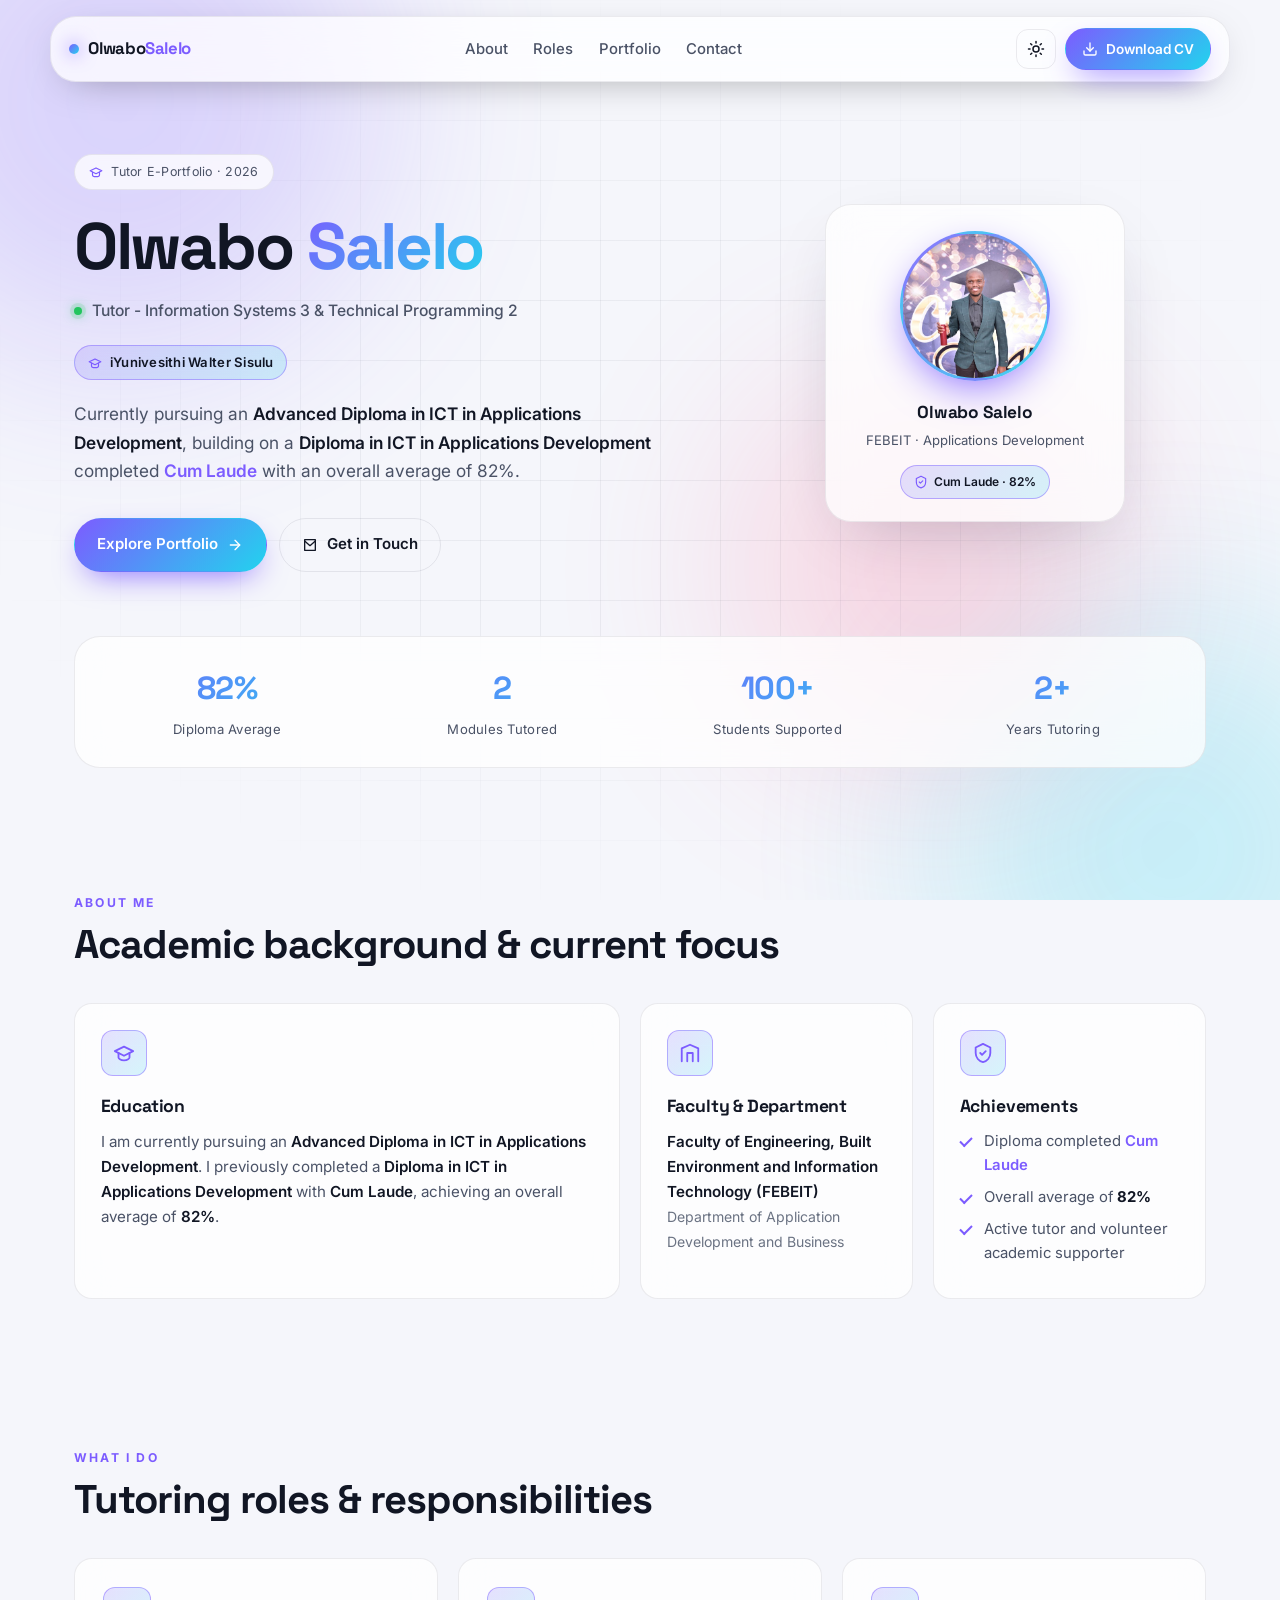
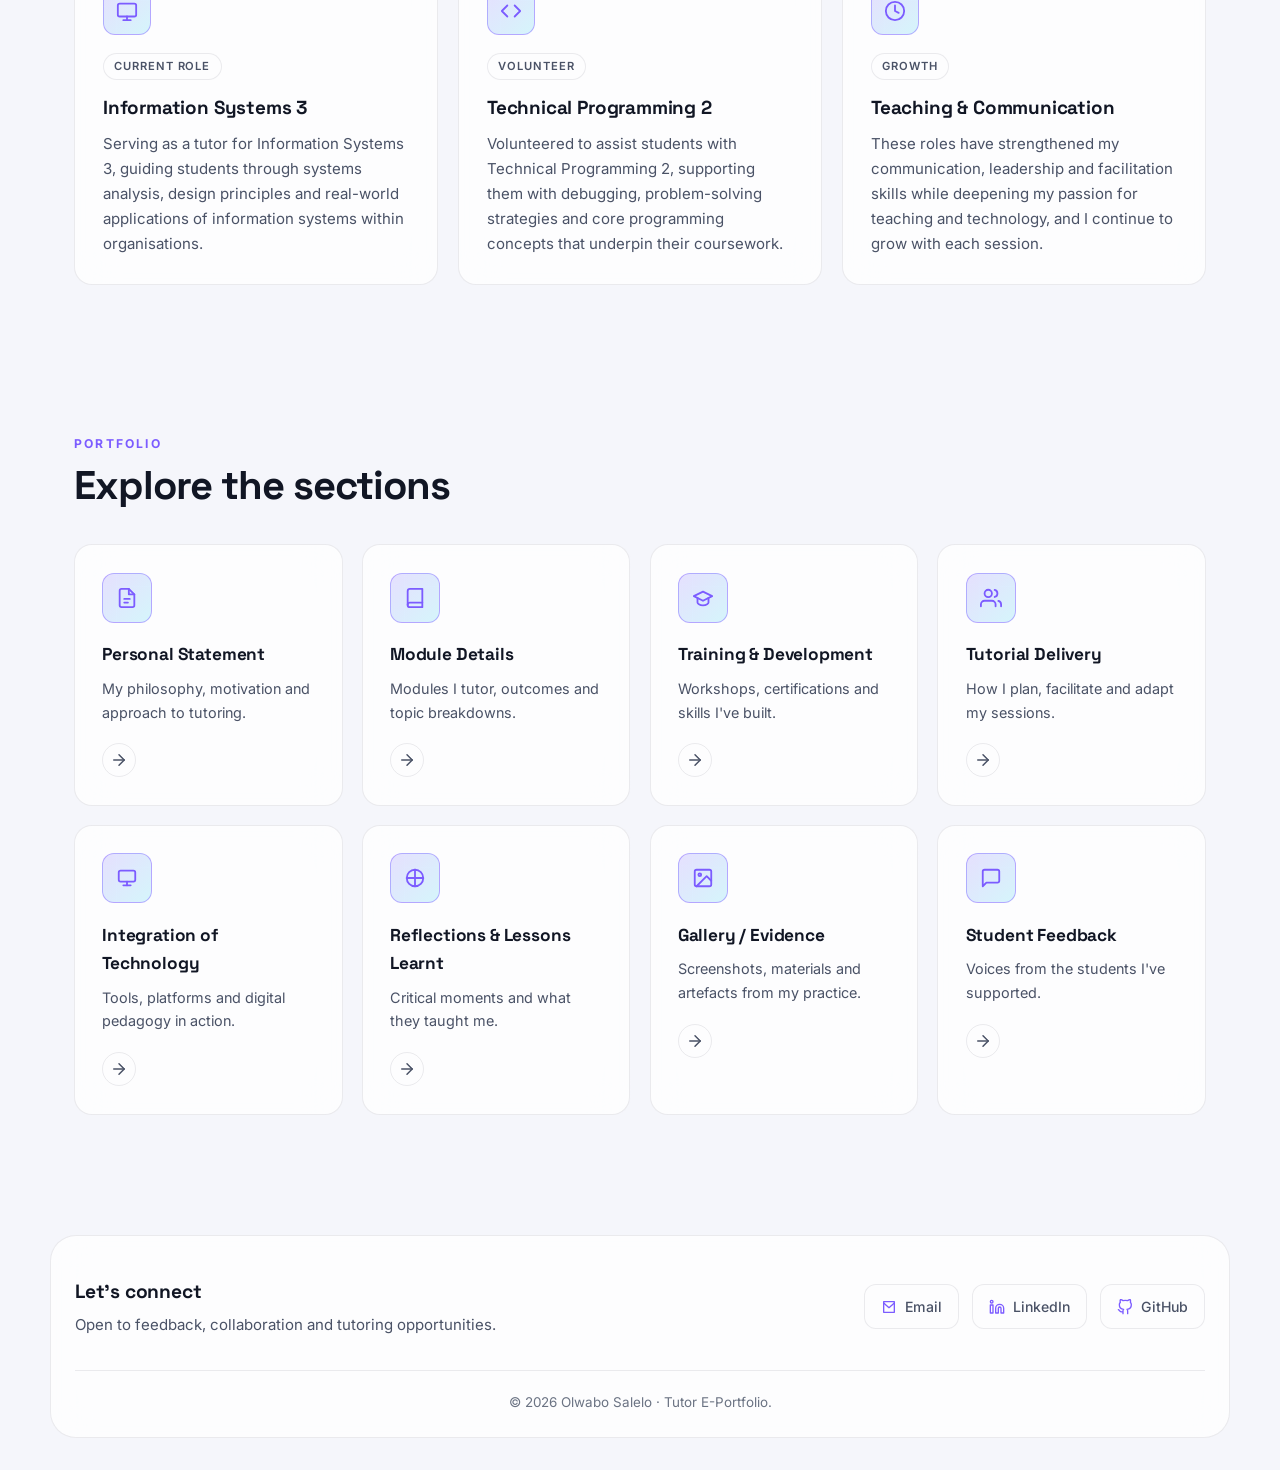
<file: index.html>
<!DOCTYPE html>
<html lang="en" data-theme="dark">
<head>
  <meta charset="UTF-8" />
  <meta name="viewport" content="width=device-width, initial-scale=1.0" />
  <title>Olwabo Salelo | Tutor E-Portfolio</title>
  <meta name="description" content="E-portfolio of Olwabo Salelo — tutor for Information Systems 3 and Technical Programming 2, FEBIT, Department of Application Development and Business." />

  <link rel="preconnect" href="https://fonts.googleapis.com" />
  <link rel="preconnect" href="https://fonts.gstatic.com" crossorigin />
  <link href="https://fonts.googleapis.com/css2?family=Inter:wght@300;400;500;600;700;800&family=Space+Grotesk:wght@500;600;700&display=swap" rel="stylesheet" />

  <link rel="icon" href="assets/icons/favicon.svg" type="image/svg+xml" />
  <link rel="stylesheet" href="styles.css" />
</head>
<body>

  <div class="bg-orbs" aria-hidden="true">
    <span class="orb orb-1"></span>
    <span class="orb orb-2"></span>
    <span class="orb orb-3"></span>
    <span class="grid-overlay"></span>
  </div>

  <header class="navbar">
    <a href="index.html" class="brand" aria-label="Home">
      <span class="brand-dot"></span>
      <span>Olwabo<span class="accent">Salelo</span></span>
    </a>

    <nav class="nav-links" aria-label="Primary">
      <a href="#about">About</a>
      <a href="#roles">Roles</a>
      <a href="#portfolio">Portfolio</a>
      <a href="#contact">Contact</a>
    </nav>

    <div class="nav-actions">
      <button id="themeToggle" class="icon-btn" aria-label="Toggle theme" title="Toggle theme">
        <svg class="icon-sun" viewBox="0 0 24 24" width="18" height="18" fill="none" stroke="currentColor" stroke-width="2" stroke-linecap="round" stroke-linejoin="round">
          <circle cx="12" cy="12" r="4"/>
          <path d="M12 2v2M12 20v2M4.93 4.93l1.41 1.41M17.66 17.66l1.41 1.41M2 12h2M20 12h2M4.93 19.07l1.41-1.41M17.66 6.34l1.41-1.41"/>
        </svg>
        <svg class="icon-moon" viewBox="0 0 24 24" width="18" height="18" fill="none" stroke="currentColor" stroke-width="2" stroke-linecap="round" stroke-linejoin="round">
          <path d="M21 12.79A9 9 0 1 1 11.21 3 7 7 0 0 0 21 12.79z"/>
        </svg>
      </button>

    <a href="assets/cv/Olwabo_Salelo_CV.pdf" class="btn btn-primary btn-sm" download>
      <svg viewBox="0 0 24 24" width="16" height="16" fill="none" stroke="currentColor" stroke-width="2" stroke-linecap="round" stroke-linejoin="round">
        <path d="M21 15v4a2 2 0 0 1-2 2H5a2 2 0 0 1-2-2v-4"/>
        <polyline points="7 10 12 15 17 10"/>
        <line x1="12" y1="15" x2="12" y2="3"/>
      </svg>
      <span class="btn-label">Download CV</span>
    </a>
    </div>
  </header>


  <section class="hero">
    <div class="hero-inner">
      <div class="hero-text">
        <span class="pill">
          <svg viewBox="0 0 24 24" width="14" height="14" fill="none" stroke="currentColor" stroke-width="2" stroke-linecap="round" stroke-linejoin="round">
            <path d="M22 10 12 5 2 10l10 5 10-5z"/>
            <path d="M6 12v5c0 1 2 3 6 3s6-2 6-3v-5"/>
          </svg>
          Tutor E-Portfolio · 2026
        </span>

               <h1>
          Olwabo <span class="gradient-text">Salelo</span>
        </h1>

        <p class="role-line">
          <span class="role-dot"></span>
          Tutor - Information Systems 3 &amp; Technical Programming 2
        </p>

        <p class="university-line">
          <svg viewBox="0 0 24 24" width="14" height="14" fill="none" stroke="currentColor" stroke-width="2" stroke-linecap="round" stroke-linejoin="round" aria-hidden="true">
            <path d="M22 10 12 5 2 10l10 5 10-5z"/>
            <path d="M6 12v5c0 1 2 3 6 3s6-2 6-3v-5"/>
          </svg>
          iYunivesithi Walter Sisulu
        </p>

        <p class="lead">
          Currently pursuing an <strong>Advanced Diploma in ICT in Applications Development</strong>,
          building on a <strong>Diploma in ICT in Applications Development</strong> completed
          <em>Cum Laude</em> with an overall average of 82%.
        </p>
        <div class="hero-cta">
          <a href="#portfolio" class="btn btn-primary">
            Explore Portfolio
            <svg viewBox="0 0 24 24" width="16" height="16" fill="none" stroke="currentColor" stroke-width="2" stroke-linecap="round" stroke-linejoin="round">
              <line x1="5" y1="12" x2="19" y2="12"/>
              <polyline points="12 5 19 12 12 19"/>
            </svg>
          </a>
          <a href="#contact" class="btn btn-ghost">
            <svg viewBox="0 0 24 24" width="16" height="16" fill="none" stroke="currentColor" stroke-width="2" stroke-linecap="round" stroke-linejoin="round">
              <path d="M4 4h16v16H4z"/>
              <polyline points="4 6 12 13 20 6"/>
            </svg>
            Get in Touch
          </a>
        </div>
      </div>

      <div class="hero-visual" aria-hidden="true">
        <div class="avatar-card">
            <div class="avatar">
            <img src="assets/images/avatar.png" alt="Portrait of Olwabo Salelo" />
            </div>
            <div class="avatar-meta">
            <strong>Olwabo Salelo</strong>
            <span>FEBEIT · Applications Development</span>
            </div>
            <div class="avatar-badge">
            <svg viewBox="0 0 24 24" width="14" height="14" fill="none" stroke="currentColor" stroke-width="2" stroke-linecap="round" stroke-linejoin="round">
                <path d="M12 2 4 6v6c0 5 3.5 9 8 10 4.5-1 8-5 8-10V6l-8-4z"/>
                <polyline points="9 12 11 14 15 10"/>
            </svg>
            Cum Laude · 82%
            </div>
        </div>
        </div>
      </div>
    </div>

    <div class="stats" role="list">
      <div class="stat" role="listitem">
        <span class="stat-num" data-count="82" data-suffix="%">0</span>
        <span class="stat-label">Diploma Average</span>
      </div>
      <div class="stat" role="listitem">
        <span class="stat-num" data-count="2">0</span>
        <span class="stat-label">Modules Tutored</span>
      </div>
      <div class="stat" role="listitem">
        <span class="stat-num" data-count="100" data-suffix="+">0</span>
        <span class="stat-label">Students Supported</span>
      </div>
      <div class="stat" role="listitem">
        <span class="stat-num" data-count="2" data-suffix="+">0</span>
        <span class="stat-label">Years Tutoring</span>
      </div>
    </div>
  </section>

  <section id="about" class="section">
    <div class="section-head">
      <span class="eyebrow">About Me</span>
      <h2>Academic background &amp; current focus</h2>
    </div>

    <div class="about-grid">
      <div class="about-card about-card--wide">
        <div class="about-icon">
          <svg viewBox="0 0 24 24" width="22" height="22" fill="none" stroke="currentColor" stroke-width="2" stroke-linecap="round" stroke-linejoin="round">
            <path d="M22 10 12 5 2 10l10 5 10-5z"/>
            <path d="M6 12v5c0 1 2 3 6 3s6-2 6-3v-5"/>
          </svg>
        </div>
        <h3>Education</h3>
        <p>
          I am currently pursuing an <strong>Advanced Diploma in ICT in Applications Development</strong>.
          I previously completed a <strong>Diploma in ICT in Applications Development</strong> with
          <strong>Cum Laude</strong>, achieving an overall average of <strong>82%</strong>.
        </p>
      </div>

      <div class="about-card">
        <div class="about-icon">
          <svg viewBox="0 0 24 24" width="22" height="22" fill="none" stroke="currentColor" stroke-width="2" stroke-linecap="round" stroke-linejoin="round">
            <path d="M3 21V7l9-4 9 4v14"/>
            <path d="M9 21V12h6v9"/>
          </svg>
        </div>
        <h3>Faculty &amp; Department</h3>
        <p>
          <strong>Faculty of Engineering, Built Environment and Information Technology (FEBEIT)</strong><br />
          <span class="muted">Department of Application Development and Business</span>
        </p>
      </div>

      <div class="about-card">
        <div class="about-icon">
          <svg viewBox="0 0 24 24" width="22" height="22" fill="none" stroke="currentColor" stroke-width="2" stroke-linecap="round" stroke-linejoin="round">
            <path d="M12 2 4 6v6c0 5 3.5 9 8 10 4.5-1 8-5 8-10V6l-8-4z"/>
            <polyline points="9 12 11 14 15 10"/>
          </svg>
        </div>
        <h3>Achievements</h3>
        <ul class="check-list">
          <li>Diploma completed <em>Cum Laude</em></li>
          <li>Overall average of <strong>82%</strong></li>
          <li>Active tutor and volunteer academic supporter</li>
        </ul>
      </div>
    </div>
  </section>

  <section id="roles" class="section">
    <div class="section-head">
      <span class="eyebrow">What I Do</span>
      <h2>Tutoring roles &amp; responsibilities</h2>
    </div>

    <div class="roles-grid">
      <article class="role-card">
        <div class="role-icon">
          <svg viewBox="0 0 24 24" width="22" height="22" fill="none" stroke="currentColor" stroke-width="2" stroke-linecap="round" stroke-linejoin="round">
            <rect x="2" y="4" width="20" height="14" rx="2"/>
            <line x1="8" y1="22" x2="16" y2="22"/>
            <line x1="12" y1="18" x2="12" y2="22"/>
          </svg>
        </div>
        <span class="role-tag">Current Role</span>
        <h3>Information Systems 3</h3>
        <p>
          Serving as a tutor for Information Systems 3, guiding students through
          systems analysis, design principles and real-world applications of
          information systems within organisations.
        </p>
      </article>

      <article class="role-card">
        <div class="role-icon">
          <svg viewBox="0 0 24 24" width="22" height="22" fill="none" stroke="currentColor" stroke-width="2" stroke-linecap="round" stroke-linejoin="round">
            <polyline points="16 18 22 12 16 6"/>
            <polyline points="8 6 2 12 8 18"/>
          </svg>
        </div>
        <span class="role-tag">Volunteer</span>
        <h3>Technical Programming 2</h3>
        <p>
          Volunteered to assist students with Technical Programming 2, supporting
          them with debugging, problem-solving strategies and core programming
          concepts that underpin their coursework.
        </p>
      </article>

      <article class="role-card">
        <div class="role-icon">
          <svg viewBox="0 0 24 24" width="22" height="22" fill="none" stroke="currentColor" stroke-width="2" stroke-linecap="round" stroke-linejoin="round">
            <circle cx="12" cy="12" r="10"/>
            <path d="M12 6v6l4 2"/>
          </svg>
        </div>
        <span class="role-tag">Growth</span>
        <h3>Teaching &amp; Communication</h3>
        <p>
          These roles have strengthened my communication, leadership and
          facilitation skills while deepening my passion for teaching and
          technology, and I continue to grow with each session.
        </p>
      </article>
    </div>
  </section>

  <section id="portfolio" class="section">
    <div class="section-head">
      <span class="eyebrow">Portfolio</span>
      <h2>Explore the sections</h2>
    </div>

    <div class="card-grid">
      <a class="card" href="pages/personal-statement.html">
        <div class="card-icon">
          <svg viewBox="0 0 24 24" width="22" height="22" fill="none" stroke="currentColor" stroke-width="2" stroke-linecap="round" stroke-linejoin="round">
            <path d="M14 2H6a2 2 0 0 0-2 2v16a2 2 0 0 0 2 2h12a2 2 0 0 0 2-2V8z"/>
            <polyline points="14 2 14 8 20 8"/>
            <line x1="9" y1="13" x2="15" y2="13"/>
            <line x1="9" y1="17" x2="13" y2="17"/>
          </svg>
        </div>
        <h3>Personal Statement</h3>
        <p>My philosophy, motivation and approach to tutoring.</p>
        <span class="card-arrow">
          <svg viewBox="0 0 24 24" width="18" height="18" fill="none" stroke="currentColor" stroke-width="2" stroke-linecap="round" stroke-linejoin="round">
            <line x1="5" y1="12" x2="19" y2="12"/>
            <polyline points="12 5 19 12 12 19"/>
          </svg>
        </span>
      </a>

      <a class="card" href="pages/module-details.html">
        <div class="card-icon">
          <svg viewBox="0 0 24 24" width="22" height="22" fill="none" stroke="currentColor" stroke-width="2" stroke-linecap="round" stroke-linejoin="round">
            <path d="M4 19.5A2.5 2.5 0 0 1 6.5 17H20"/>
            <path d="M6.5 2H20v20H6.5A2.5 2.5 0 0 1 4 19.5v-15A2.5 2.5 0 0 1 6.5 2z"/>
          </svg>
        </div>
        <h3>Module Details</h3>
        <p>Modules I tutor, outcomes and topic breakdowns.</p>
        <span class="card-arrow">
          <svg viewBox="0 0 24 24" width="18" height="18" fill="none" stroke="currentColor" stroke-width="2" stroke-linecap="round" stroke-linejoin="round">
            <line x1="5" y1="12" x2="19" y2="12"/>
            <polyline points="12 5 19 12 12 19"/>
          </svg>
        </span>
      </a>

      <a class="card" href="pages/training-development.html">
        <div class="card-icon">
          <svg viewBox="0 0 24 24" width="22" height="22" fill="none" stroke="currentColor" stroke-width="2" stroke-linecap="round" stroke-linejoin="round">
            <path d="M22 10 12 5 2 10l10 5 10-5z"/>
            <path d="M6 12v5c0 1 2 3 6 3s6-2 6-3v-5"/>
          </svg>
        </div>
        <h3>Training &amp; Development</h3>
        <p>Workshops, certifications and skills I've built.</p>
        <span class="card-arrow">
          <svg viewBox="0 0 24 24" width="18" height="18" fill="none" stroke="currentColor" stroke-width="2" stroke-linecap="round" stroke-linejoin="round">
            <line x1="5" y1="12" x2="19" y2="12"/>
            <polyline points="12 5 19 12 12 19"/>
          </svg>
        </span>
      </a>

      <a class="card" href="pages/tutorial-delivery.html">
        <div class="card-icon">
          <svg viewBox="0 0 24 24" width="22" height="22" fill="none" stroke="currentColor" stroke-width="2" stroke-linecap="round" stroke-linejoin="round">
            <path d="M17 21v-2a4 4 0 0 0-4-4H5a4 4 0 0 0-4 4v2"/>
            <circle cx="9" cy="7" r="4"/>
            <path d="M23 21v-2a4 4 0 0 0-3-3.87"/>
            <path d="M16 3.13a4 4 0 0 1 0 7.75"/>
          </svg>
        </div>
        <h3>Tutorial Delivery</h3>
        <p>How I plan, facilitate and adapt my sessions.</p>
        <span class="card-arrow">
          <svg viewBox="0 0 24 24" width="18" height="18" fill="none" stroke="currentColor" stroke-width="2" stroke-linecap="round" stroke-linejoin="round">
            <line x1="5" y1="12" x2="19" y2="12"/>
            <polyline points="12 5 19 12 12 19"/>
          </svg>
        </span>
      </a>

      <a class="card" href="pages/technology.html">
        <div class="card-icon">
          <svg viewBox="0 0 24 24" width="22" height="22" fill="none" stroke="currentColor" stroke-width="2" stroke-linecap="round" stroke-linejoin="round">
            <rect x="3" y="4" width="18" height="12" rx="2"/>
            <line x1="8" y1="20" x2="16" y2="20"/>
            <line x1="12" y1="16" x2="12" y2="20"/>
          </svg>
        </div>
        <h3>Integration of Technology</h3>
        <p>Tools, platforms and digital pedagogy in action.</p>
        <span class="card-arrow">
          <svg viewBox="0 0 24 24" width="18" height="18" fill="none" stroke="currentColor" stroke-width="2" stroke-linecap="round" stroke-linejoin="round">
            <line x1="5" y1="12" x2="19" y2="12"/>
            <polyline points="12 5 19 12 12 19"/>
          </svg>
        </span>
      </a>

      <a class="card" href="pages/reflections.html">
        <div class="card-icon">
          <svg viewBox="0 0 24 24" width="22" height="22" fill="none" stroke="currentColor" stroke-width="2" stroke-linecap="round" stroke-linejoin="round">
            <path d="M12 3v18"/>
            <path d="M3 12h18"/>
            <circle cx="12" cy="12" r="9"/>
          </svg>
        </div>
        <h3>Reflections &amp; Lessons Learnt</h3>
        <p>Critical moments and what they taught me.</p>
        <span class="card-arrow">
          <svg viewBox="0 0 24 24" width="18" height="18" fill="none" stroke="currentColor" stroke-width="2" stroke-linecap="round" stroke-linejoin="round">
            <line x1="5" y1="12" x2="19" y2="12"/>
            <polyline points="12 5 19 12 12 19"/>
          </svg>
        </span>
      </a>

      <a class="card" href="pages/gallery.html">
        <div class="card-icon">
          <svg viewBox="0 0 24 24" width="22" height="22" fill="none" stroke="currentColor" stroke-width="2" stroke-linecap="round" stroke-linejoin="round">
            <rect x="3" y="3" width="18" height="18" rx="2"/>
            <circle cx="8.5" cy="8.5" r="1.5"/>
            <polyline points="21 15 16 10 5 21"/>
          </svg>
        </div>
        <h3>Gallery / Evidence</h3>
        <p>Screenshots, materials and artefacts from my practice.</p>
        <span class="card-arrow">
          <svg viewBox="0 0 24 24" width="18" height="18" fill="none" stroke="currentColor" stroke-width="2" stroke-linecap="round" stroke-linejoin="round">
            <line x1="5" y1="12" x2="19" y2="12"/>
            <polyline points="12 5 19 12 12 19"/>
          </svg>
        </span>
      </a>

      <a class="card" href="pages/feedback.html">
        <div class="card-icon">
          <svg viewBox="0 0 24 24" width="22" height="22" fill="none" stroke="currentColor" stroke-width="2" stroke-linecap="round" stroke-linejoin="round">
            <path d="M21 15a2 2 0 0 1-2 2H7l-4 4V5a2 2 0 0 1 2-2h14a2 2 0 0 1 2 2z"/>
          </svg>
        </div>
        <h3>Student Feedback</h3>
        <p>Voices from the students I've supported.</p>
        <span class="card-arrow">
          <svg viewBox="0 0 24 24" width="18" height="18" fill="none" stroke="currentColor" stroke-width="2" stroke-linecap="round" stroke-linejoin="round">
            <line x1="5" y1="12" x2="19" y2="12"/>
            <polyline points="12 5 19 12 12 19"/>
          </svg>
        </span>
      </a>
    </div>
  </section>


    <footer id="contact" class="footer">
    <div class="footer-inner">
      <div>
        <h3>Let's connect</h3>
        <p>Open to feedback, collaboration and tutoring opportunities.</p>
      </div>
      <div class="footer-links">
        <a href="saleloolwabo99@gmail.com">
          <svg viewBox="0 0 24 24" width="16" height="16" fill="none" stroke="currentColor" stroke-width="2" stroke-linecap="round" stroke-linejoin="round">
            <path d="M4 4h16v16H4z"/>
            <polyline points="4 6 12 13 20 6"/>
          </svg>
          Email
        </a>
        <a href="www.linkedin.com/in/olwabo-salelo-0a4a72297" target="_blank" rel="noopener">
          <svg viewBox="0 0 24 24" width="16" height="16" fill="none" stroke="currentColor" stroke-width="2" stroke-linecap="round" stroke-linejoin="round">
            <path d="M16 8a6 6 0 0 1 6 6v7h-4v-7a2 2 0 0 0-4 0v7h-4v-7a6 6 0 0 1 6-6z"/>
            <rect x="2" y="9" width="4" height="12"/>
            <circle cx="4" cy="4" r="2"/>
          </svg>
          LinkedIn
        </a>
        <a href="https://github.com/Olwabo?tab=repositories" target="_blank" rel="noopener">
          <svg viewBox="0 0 24 24" width="16" height="16" fill="none" stroke="currentColor" stroke-width="2" stroke-linecap="round" stroke-linejoin="round">
            <path d="M9 19c-5 1.5-5-2.5-7-3m14 6v-3.87a3.37 3.37 0 0 0-.94-2.61c3.14-.35 6.44-1.54 6.44-7A5.44 5.44 0 0 0 20 4.77 5.07 5.07 0 0 0 19.91 1S18.73.65 16 2.48a13.38 13.38 0 0 0-7 0C6.27.65 5.09 1 5.09 1A5.07 5.07 0 0 0 5 4.77a5.44 5.44 0 0 0-1.5 3.78c0 5.42 3.3 6.61 6.44 7A3.37 3.37 0 0 0 9 18.13V22"/>
          </svg>
          GitHub
        </a>
      </div>
    </div>
    <p class="copyright">
           &copy; <span id="year"></span> Olwabo Salelo · Tutor E-Portfolio.
    </p>
  </footer>

  <script src="script.js"></script>
</body>
</html>
</file>
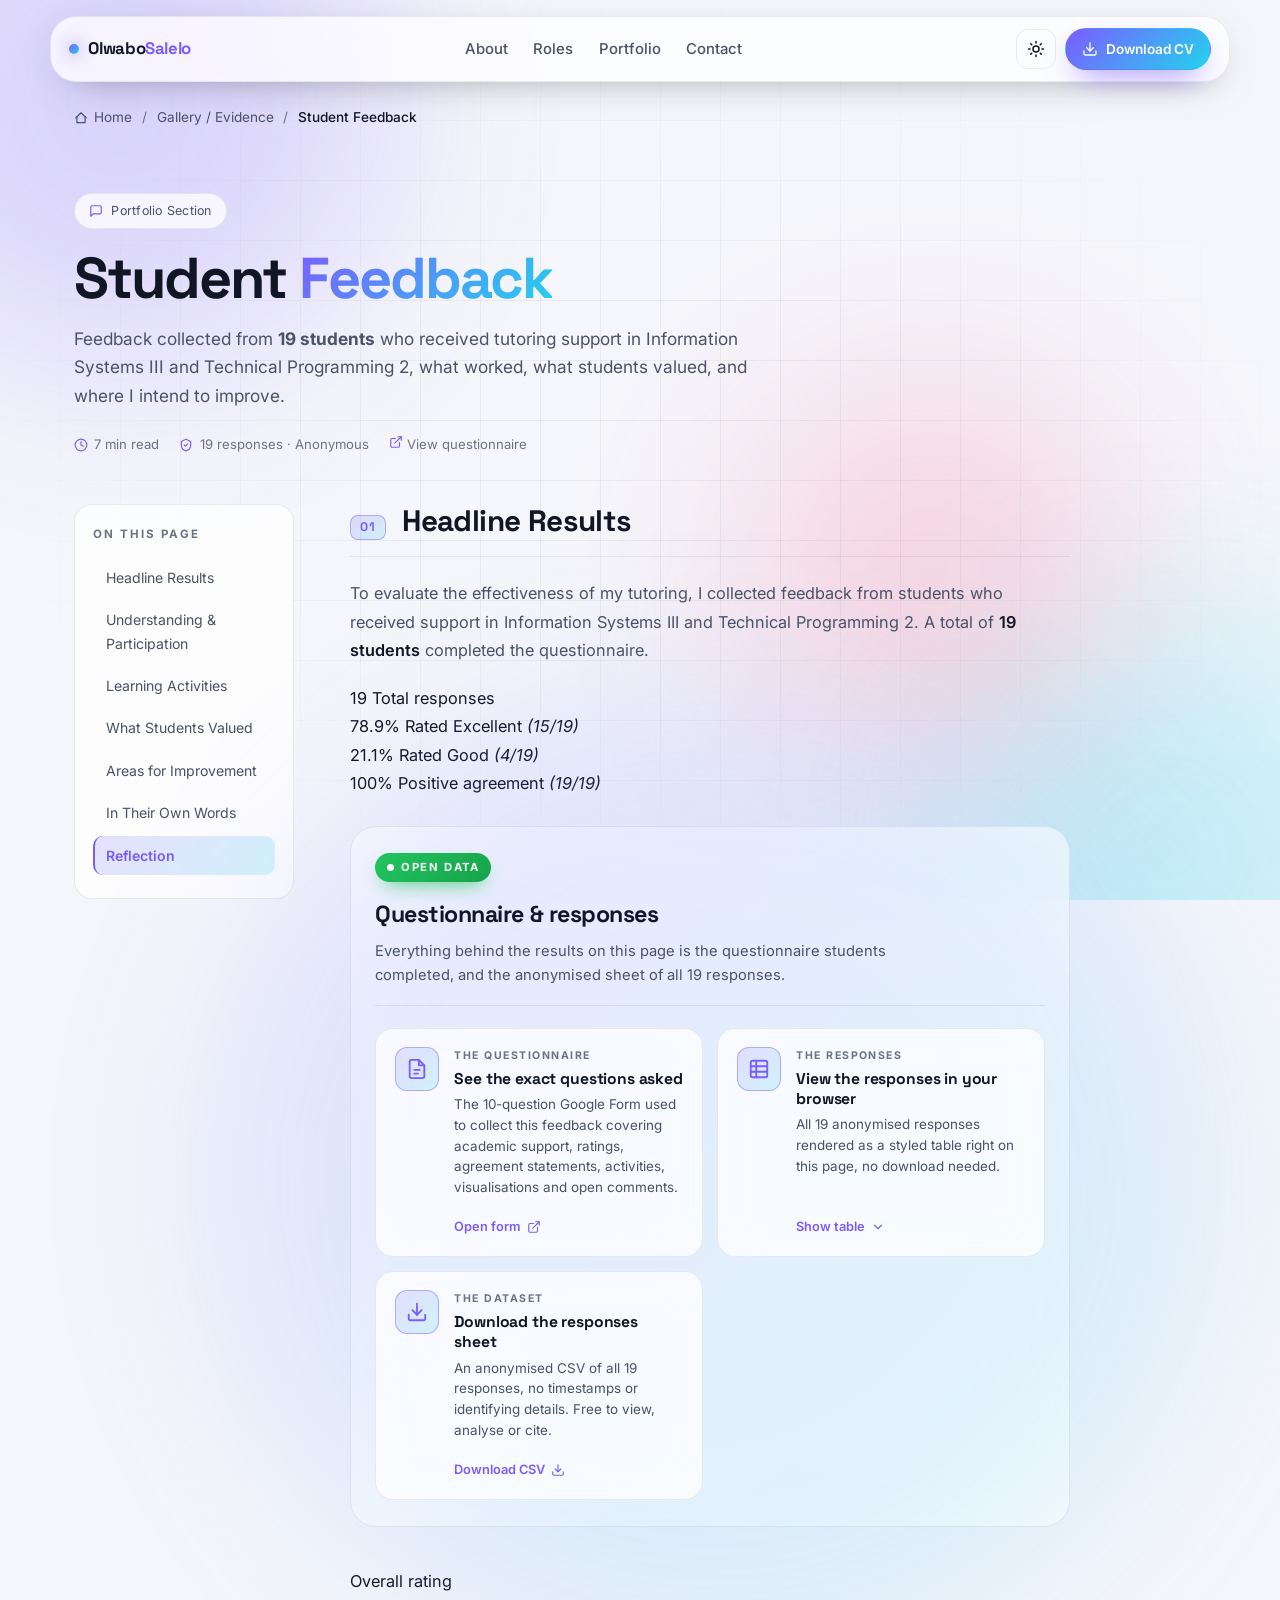
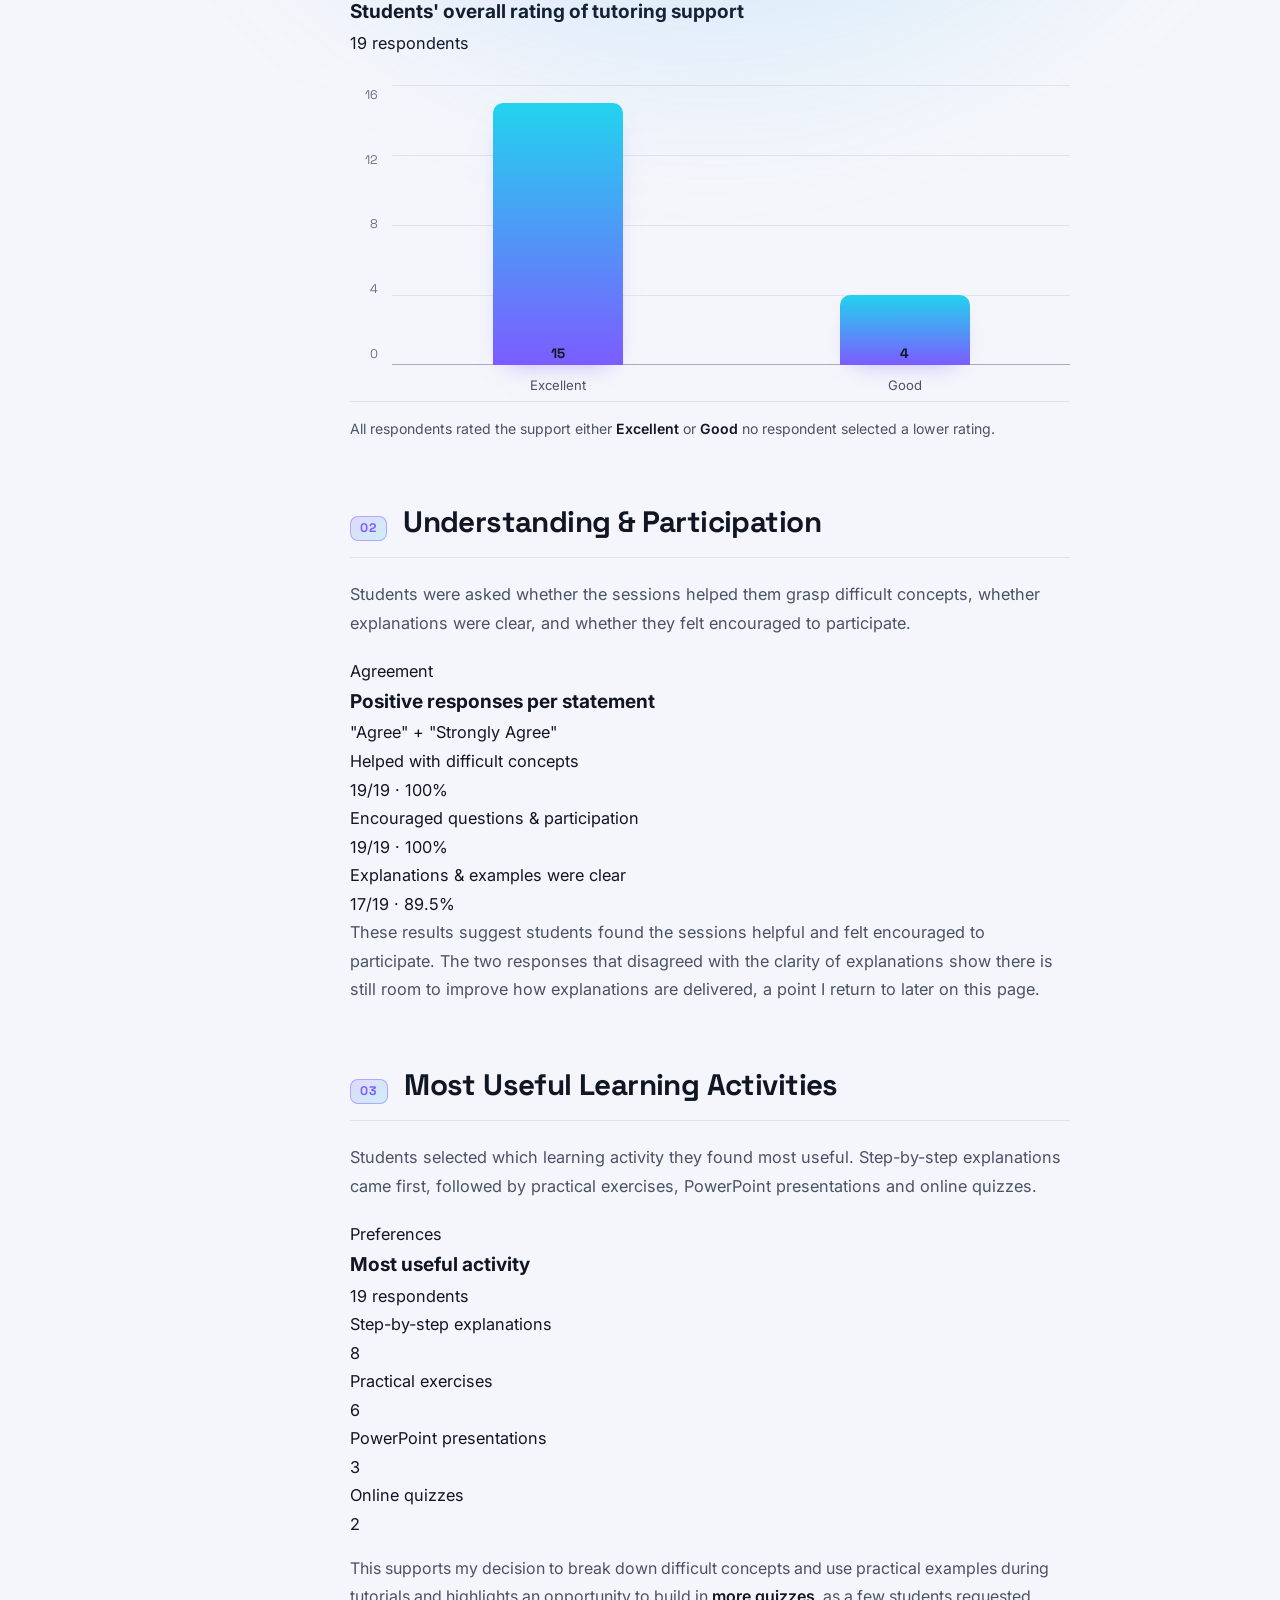
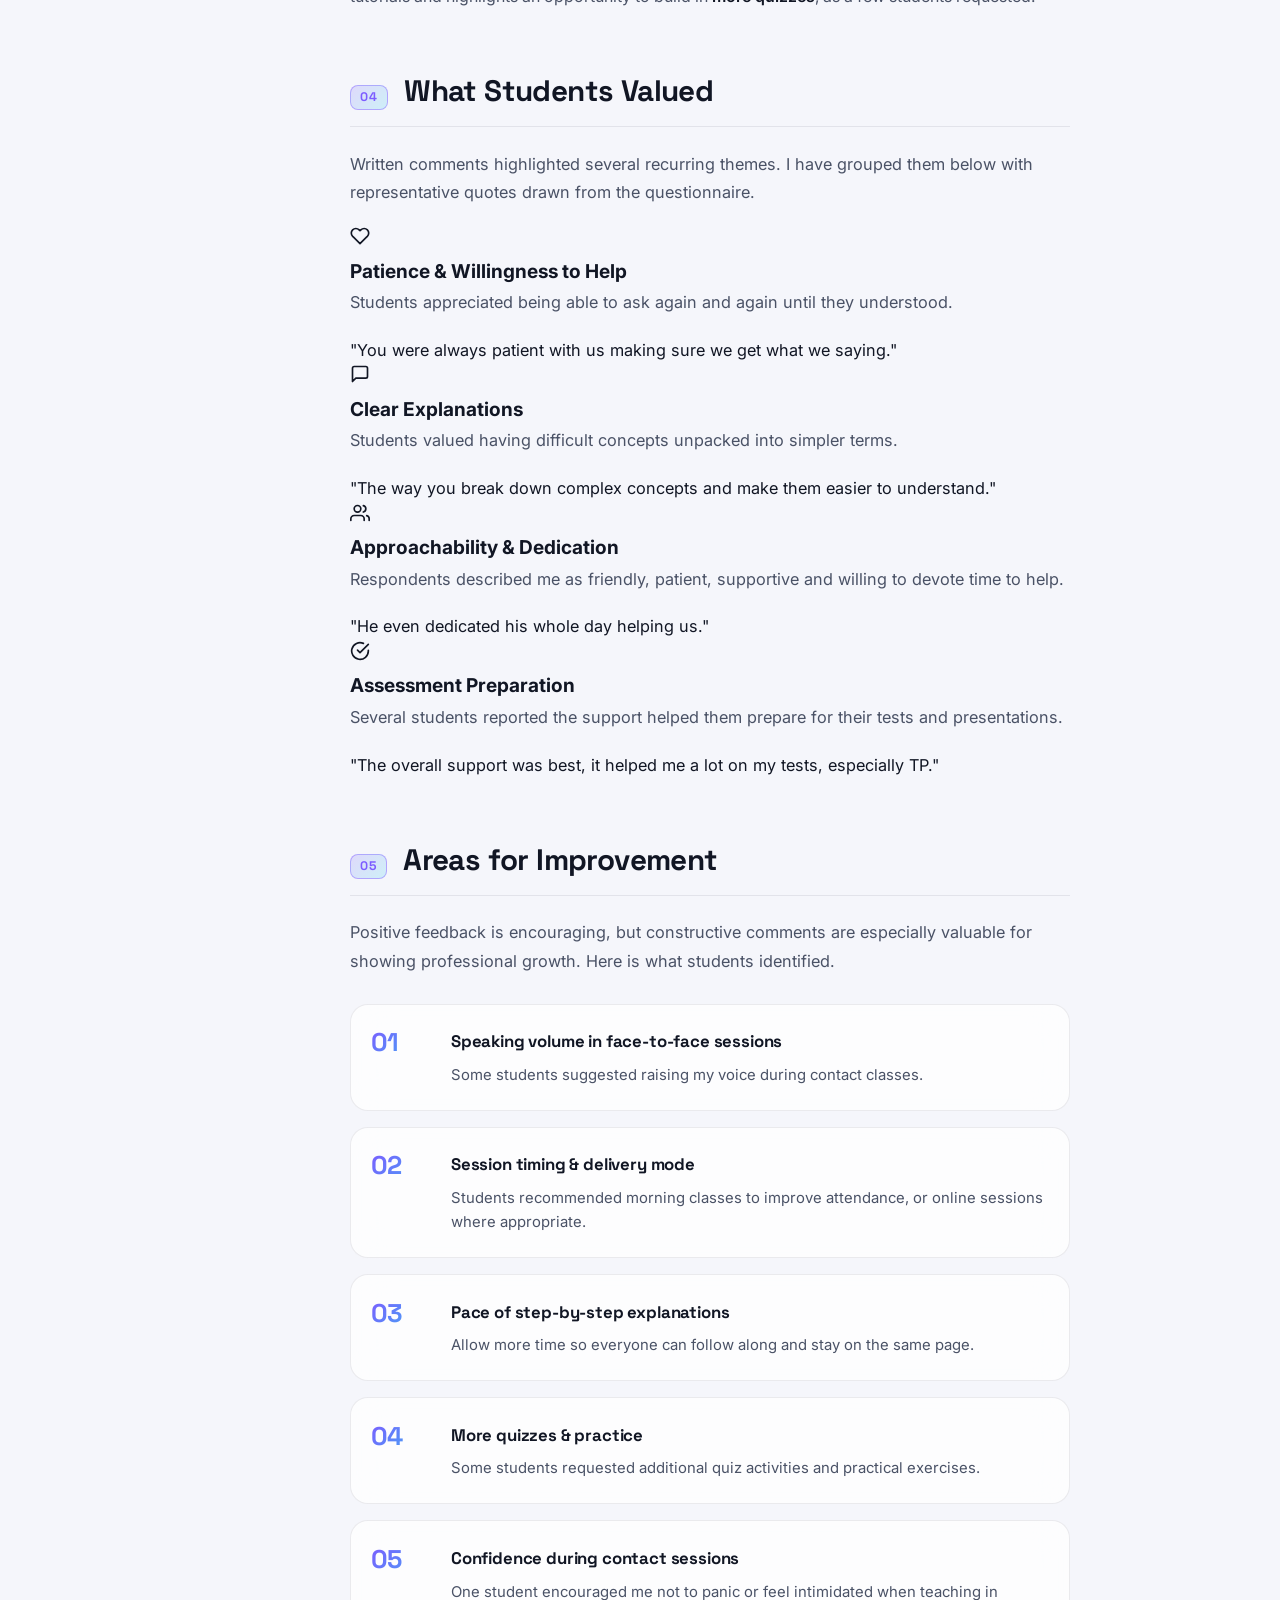
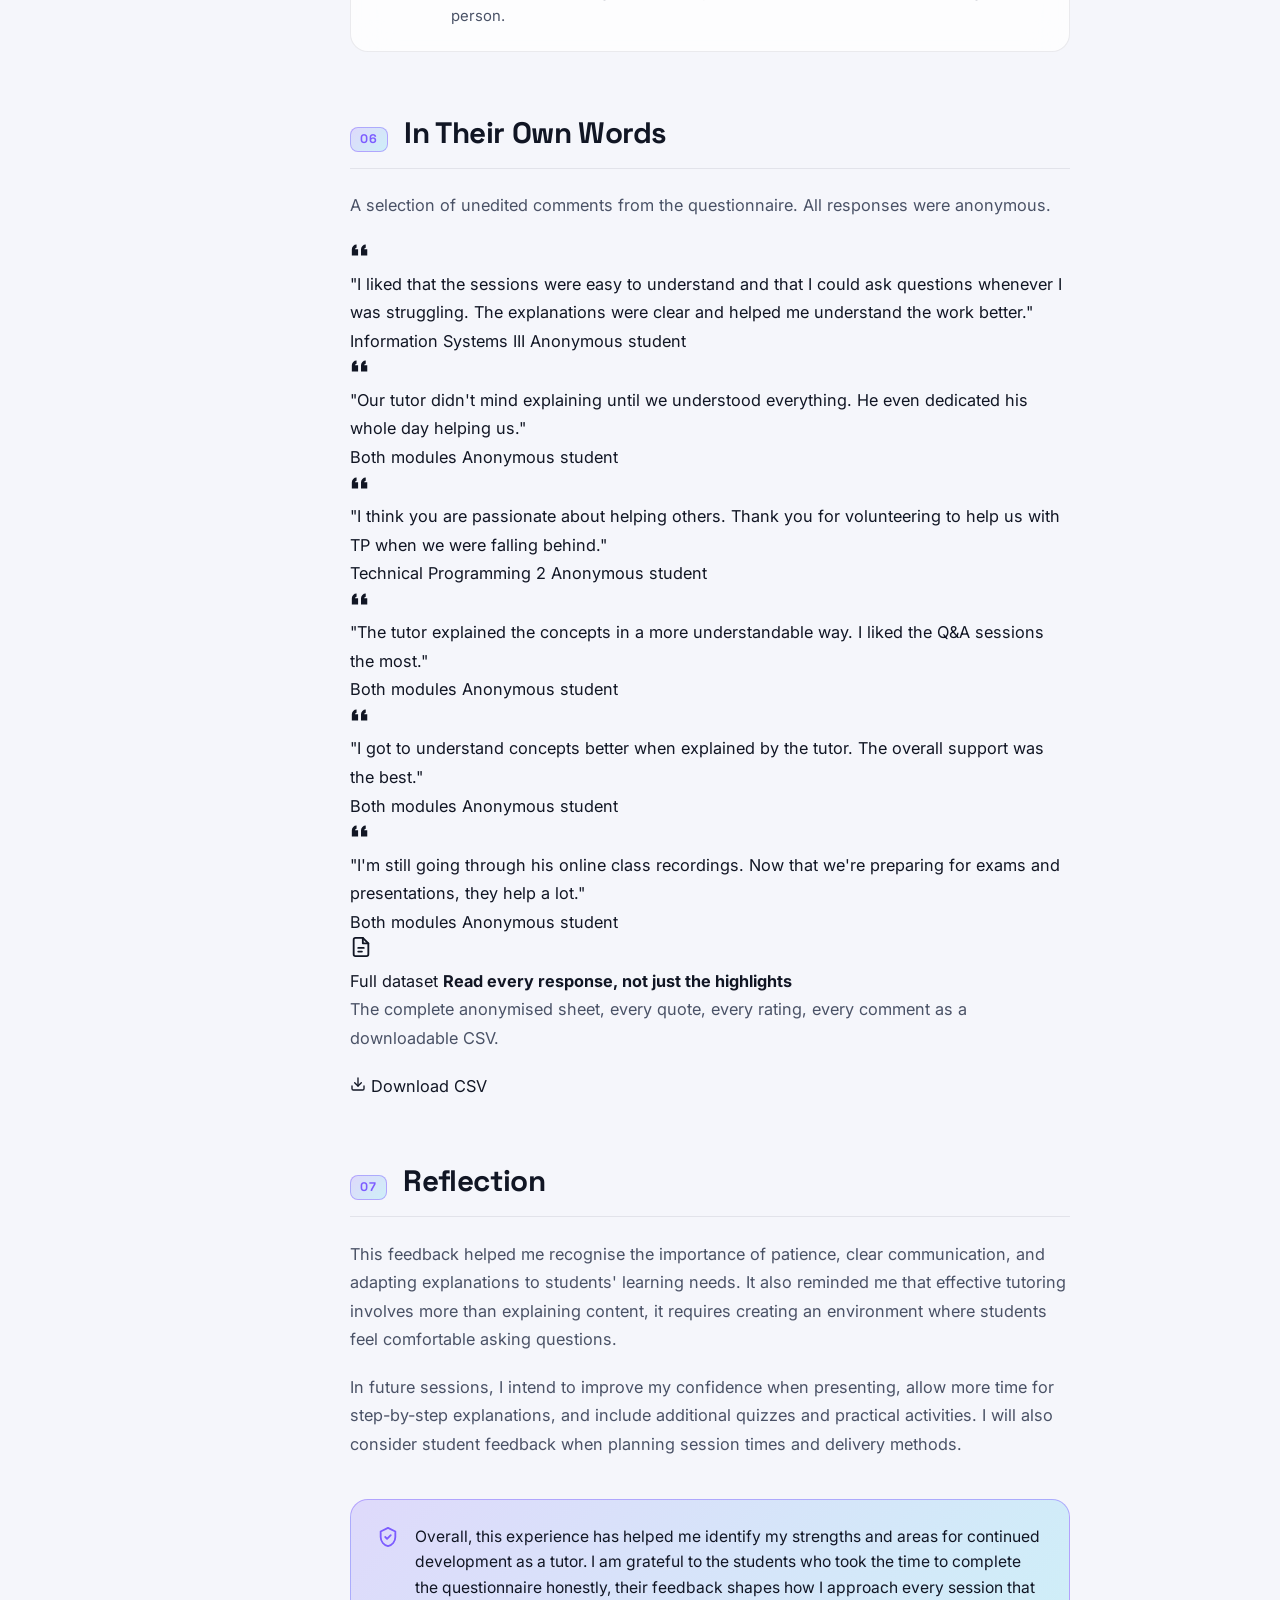
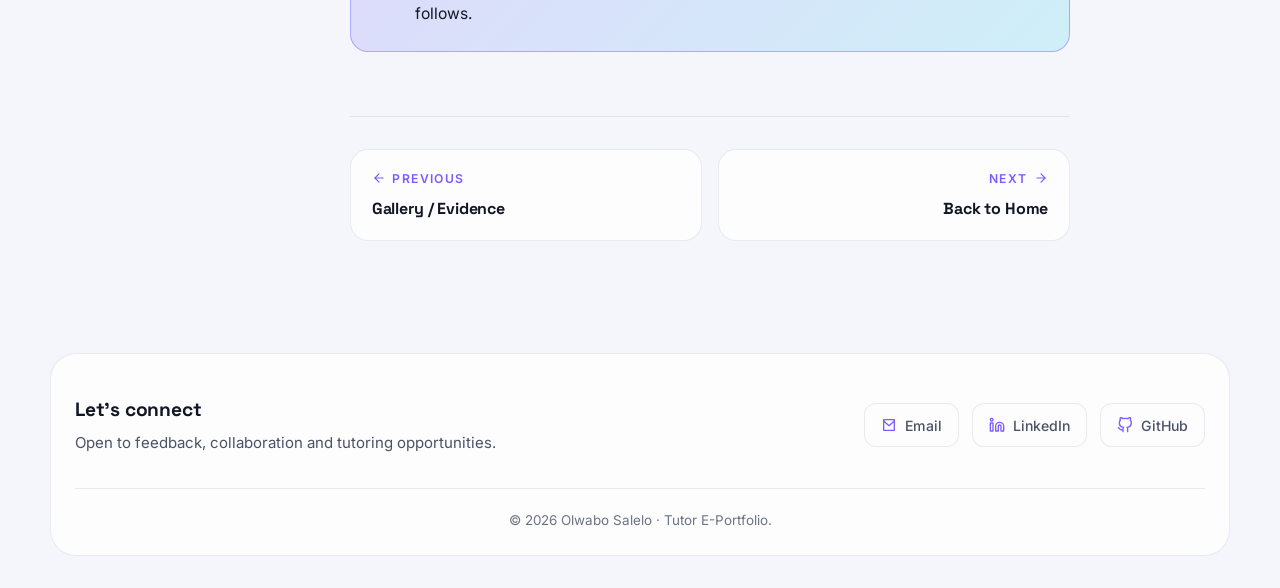
<file: pages/feedback.html>
<!DOCTYPE html>
<html lang="en" data-theme="dark">
<head>
  <meta charset="UTF-8" />
  <meta name="viewport" content="width=device-width, initial-scale=1.0" />
  <title>Student Feedback | Olwabo Salelo</title>
  <meta name="description" content="Student Feedback — results from 19 students who received tutoring support in Information Systems III and Technical Programming 2." />

  <link rel="preconnect" href="https://fonts.googleapis.com" />
  <link rel="preconnect" href="https://fonts.gstatic.com" crossorigin />
  <link href="https://fonts.googleapis.com/css2?family=Inter:wght@300;400;500;600;700;800&family=Space+Grotesk:wght@500;600;700&display=swap" rel="stylesheet" />

  <link rel="icon" href="../assets/icons/favicon.svg" type="image/svg+xml" />
  <link rel="stylesheet" href="../styles.css" />
  <link rel="stylesheet" href="pages.css" />
</head>
<body>
  <div class="bg-orbs" aria-hidden="true">
    <span class="orb orb-1"></span>
    <span class="orb orb-2"></span>
    <span class="orb orb-3"></span>
    <span class="grid-overlay"></span>
  </div>

  <header class="navbar">
    <a href="../index.html" class="brand" aria-label="Home">
      <span class="brand-dot"></span>
      <span>Olwabo<span class="accent">Salelo</span></span>
    </a>
    <nav class="nav-links" aria-label="Primary">
      <a href="../index.html#about">About</a>
      <a href="../index.html#roles">Roles</a>
      <a href="../index.html#portfolio">Portfolio</a>
      <a href="../index.html#contact">Contact</a>
    </nav>
    <div class="nav-actions">
      <button id="themeToggle" class="icon-btn" aria-label="Toggle theme" title="Toggle theme">
        <svg class="icon-sun" viewBox="0 0 24 24" width="18" height="18" fill="none" stroke="currentColor" stroke-width="2" stroke-linecap="round" stroke-linejoin="round">
          <circle cx="12" cy="12" r="4"/>
          <path d="M12 2v2M12 20v2M4.93 4.93l1.41 1.41M17.66 17.66l1.41 1.41M2 12h2M20 12h2M4.93 19.07l1.41-1.41M17.66 6.34l1.41-1.41"/>
        </svg>
        <svg class="icon-moon" viewBox="0 0 24 24" width="18" height="18" fill="none" stroke="currentColor" stroke-width="2" stroke-linecap="round" stroke-linejoin="round">
          <path d="M21 12.79A9 9 0 1 1 11.21 3 7 7 0 0 0 21 12.79z"/>
        </svg>
      </button>
      <a href="../assets/cv/Olwabo_Salelo_CV.pdf" class="btn btn-primary btn-sm" download>
        <svg viewBox="0 0 24 24" width="16" height="16" fill="none" stroke="currentColor" stroke-width="2" stroke-linecap="round" stroke-linejoin="round">
          <path d="M21 15v4a2 2 0 0 1-2 2H5a2 2 0 0 1-2-2v-4"/>
          <polyline points="7 10 12 15 17 10"/>
          <line x1="12" y1="15" x2="12" y2="3"/>
        </svg>
        <span class="btn-label">Download CV</span>
      </a>
    </div>
  </header>

  <nav class="breadcrumb" aria-label="Breadcrumb">
    <a href="../index.html">
      <svg viewBox="0 0 24 24" width="14" height="14" fill="none" stroke="currentColor" stroke-width="2" stroke-linecap="round" stroke-linejoin="round">
        <path d="M3 12l9-9 9 9"/>
        <path d="M5 10v10h14V10"/>
      </svg>
      Home
    </a>
    <span class="crumb-sep">/</span>
    <a href="gallery.html">Gallery / Evidence</a>
    <span class="crumb-sep">/</span>
    <span class="crumb-current">Student Feedback</span>
  </nav>

  <section class="page-hero">
    <span class="pill">
      <svg viewBox="0 0 24 24" width="14" height="14" fill="none" stroke="currentColor" stroke-width="2" stroke-linecap="round" stroke-linejoin="round">
        <path d="M21 15a2 2 0 0 1-2 2H7l-4 4V5a2 2 0 0 1 2-2h14a2 2 0 0 1 2 2z"/>
      </svg>
      Portfolio Section
    </span>

    <h1>Student <span class="gradient-text">Feedback</span></h1>

    <p class="page-lead">
      Feedback collected from <strong>19 students</strong> who received tutoring support in
      Information Systems III and Technical Programming 2, what worked, what students valued,
      and where I intend to improve.
    </p>

    <div class="page-meta">
      <span>
        <svg viewBox="0 0 24 24" width="14" height="14" fill="none" stroke="currentColor" stroke-width="2" stroke-linecap="round" stroke-linejoin="round">
          <circle cx="12" cy="12" r="10"/>
          <path d="M12 6v6l4 2"/>
        </svg>
        7 min read
      </span>
      <span>
        <svg viewBox="0 0 24 24" width="14" height="14" fill="none" stroke="currentColor" stroke-width="2" stroke-linecap="round" stroke-linejoin="round">
          <path d="M12 2 4 6v6c0 5 3.5 9 8 10 4.5-1 8-5 8-10V6l-8-4z"/>
          <polyline points="9 12 11 14 15 10"/>
        </svg>
        19 responses · Anonymous
      </span>
      <a class="page-meta-link" href="https://forms.gle/jVJKNFsM5Pv3SFj68" target="_blank" rel="noopener">
        <svg viewBox="0 0 24 24" width="14" height="14" fill="none" stroke="currentColor" stroke-width="2" stroke-linecap="round" stroke-linejoin="round">
          <path d="M18 13v6a2 2 0 0 1-2 2H5a2 2 0 0 1-2-2V8a2 2 0 0 1 2-2h6"/>
          <polyline points="15 3 21 3 21 9"/>
          <line x1="10" y1="14" x2="21" y2="3"/>
        </svg>
        View questionnaire
      </a>
    </div>
  </section>

  <main class="page-layout">
    <!-- Sticky TOC -->
    <aside class="toc" aria-label="On this page">
      <p class="toc-title">On this page</p>
      <ul>
        <li><a href="#headline" class="toc-link">Headline Results</a></li>
        <li><a href="#understanding" class="toc-link">Understanding &amp; Participation</a></li>
        <li><a href="#activities" class="toc-link">Learning Activities</a></li>
        <li><a href="#appreciated" class="toc-link">What Students Valued</a></li>
        <li><a href="#improve" class="toc-link">Areas for Improvement</a></li>
        <li><a href="#voices" class="toc-link">In Their Own Words</a></li>
        <li><a href="#reflection" class="toc-link">Reflection</a></li>
      </ul>
    </aside>

    <article class="prose">
      <section id="headline" class="prose-section">
        <h2 class="prose-h2">
          <span class="h2-num">01</span>
          Headline Results
        </h2>

        <p>
          To evaluate the effectiveness of my tutoring, I collected feedback from students
          who received support in Information Systems III and Technical Programming 2.
          A total of <strong>19 students</strong> completed the questionnaire.
        </p>

        <div class="stat-cards">
          <div class="stat-card">
            <span class="stat-card-value">19</span>
            <span class="stat-card-label">Total responses</span>
          </div>
          <div class="stat-card">
            <span class="stat-card-value">78.9<span class="stat-card-unit">%</span></span>
            <span class="stat-card-label">Rated Excellent <em>(15/19)</em></span>
          </div>
          <div class="stat-card">
            <span class="stat-card-value">21.1<span class="stat-card-unit">%</span></span>
            <span class="stat-card-label">Rated Good <em>(4/19)</em></span>
          </div>
          <div class="stat-card">
            <span class="stat-card-value">100<span class="stat-card-unit">%</span></span>
            <span class="stat-card-label">Positive agreement <em>(19/19)</em></span>
          </div>
        </div>

        <div class="open-data">
          <header class="open-data-head">
            <span class="open-data-badge">
              <span class="open-data-dot"></span>
              Open data
            </span>
            <h3>Questionnaire &amp; responses</h3>
            <p>
              Everything behind the results on this page is the questionnaire students
              completed, and the anonymised sheet of all 19 responses.
            </p>
          </header>

          <div class="open-data-grid">

            <a class="open-data-card" href="https://forms.gle/jVJKNFsM5Pv3SFj68" target="_blank" rel="noopener">
              <div class="open-data-icon">
                <svg viewBox="0 0 24 24" width="22" height="22" fill="none" stroke="currentColor" stroke-width="2" stroke-linecap="round" stroke-linejoin="round">
                  <path d="M14 2H6a2 2 0 0 0-2 2v16a2 2 0 0 0 2 2h12a2 2 0 0 0 2-2V8z"/>
                  <polyline points="14 2 14 8 20 8"/>
                  <line x1="9" y1="13" x2="15" y2="13"/>
                  <line x1="9" y1="17" x2="13" y2="17"/>
                </svg>
              </div>
              <div class="open-data-body">
                <span class="open-data-label">The questionnaire</span>
                <strong>See the exact questions asked</strong>
                <p>
                  The 10-question Google Form used to collect this feedback covering
                  academic support, ratings, agreement statements, activities,
                  visualisations and open comments.
                </p>
              </div>
              <span class="open-data-action">
                Open form
                <svg viewBox="0 0 24 24" width="14" height="14" fill="none" stroke="currentColor" stroke-width="2" stroke-linecap="round" stroke-linejoin="round">
                  <path d="M18 13v6a2 2 0 0 1-2 2H5a2 2 0 0 1-2-2V8a2 2 0 0 1 2-2h6"/>
                  <polyline points="15 3 21 3 21 9"/>
                  <line x1="10" y1="14" x2="21" y2="3"/>
                </svg>
              </span>
            </a>

            <button class="open-data-card" type="button" data-toggle-responses aria-expanded="false" aria-controls="responsesTable">
              <div class="open-data-icon">
                <svg viewBox="0 0 24 24" width="22" height="22" fill="none" stroke="currentColor" stroke-width="2" stroke-linecap="round" stroke-linejoin="round">
                  <rect x="3" y="3" width="18" height="18" rx="2"/>
                  <line x1="3" y1="9" x2="21" y2="9"/>
                  <line x1="3" y1="15" x2="21" y2="15"/>
                  <line x1="9" y1="3" x2="9" y2="21"/>
                </svg>
              </div>
              <div class="open-data-body">
                <span class="open-data-label">The responses</span>
                <strong id="responsesToggleLabel">View the responses in your browser</strong>
                <p>
                  All 19 anonymised responses rendered as a styled table right on this
                  page, no download needed.
                </p>
              </div>
              <span class="open-data-action">
                <span id="responsesToggleText">Show table</span>
                <svg viewBox="0 0 24 24" width="14" height="14" fill="none" stroke="currentColor" stroke-width="2" stroke-linecap="round" stroke-linejoin="round">
                  <polyline points="6 9 12 15 18 9"/>
                </svg>
              </span>
            </button>

            <a class="open-data-card" href="../assets/docs/feedback/student-feedback-2026.csv" download="student-feedback-2026.csv">
              <div class="open-data-icon">
                <svg viewBox="0 0 24 24" width="22" height="22" fill="none" stroke="currentColor" stroke-width="2" stroke-linecap="round" stroke-linejoin="round">
                  <path d="M21 15v4a2 2 0 0 1-2 2H5a2 2 0 0 1-2-2v-4"/>
                  <polyline points="7 10 12 15 17 10"/>
                  <line x1="12" y1="15" x2="12" y2="3"/>
                </svg>
              </div>
              <div class="open-data-body">
                <span class="open-data-label">The dataset</span>
                <strong>Download the responses sheet</strong>
                <p>
                  An anonymised CSV of all 19 responses, no timestamps or identifying
                  details. Free to view, analyse or cite.
                </p>
              </div>
              <span class="open-data-action">
                Download CSV
                <svg viewBox="0 0 24 24" width="14" height="14" fill="none" stroke="currentColor" stroke-width="2" stroke-linecap="round" stroke-linejoin="round">
                  <path d="M21 15v4a2 2 0 0 1-2 2H5a2 2 0 0 1-2-2v-4"/>
                  <polyline points="7 10 12 15 17 10"/>
                  <line x1="12" y1="15" x2="12" y2="3"/>
                </svg>
              </span>
            </a>

          </div>


          <div class="responses-table-wrap" id="responsesTable" hidden>
            <div class="responses-toolbar">
              <span class="responses-count">19 responses · Anonymous</span>
              <div class="responses-toolbar-actions">
                <label class="responses-search">
                  <svg viewBox="0 0 24 24" width="14" height="14" fill="none" stroke="currentColor" stroke-width="2" stroke-linecap="round" stroke-linejoin="round">
                    <circle cx="11" cy="11" r="8"/>
                    <line x1="21" y1="21" x2="16.65" y2="16.65"/>
                  </svg>
                  <input type="search" placeholder="Filter responses…" aria-label="Filter responses" />
                </label>
                <a class="responses-download" href="../assets/docs/feedback/student-feedback-2026.csv" download="student-feedback-2026.csv">
                  <svg viewBox="0 0 24 24" width="14" height="14" fill="none" stroke="currentColor" stroke-width="2" stroke-linecap="round" stroke-linejoin="round">
                    <path d="M21 15v4a2 2 0 0 1-2 2H5a2 2 0 0 1-2-2v-4"/>
                    <polyline points="7 10 12 15 17 10"/>
                    <line x1="12" y1="15" x2="12" y2="3"/>
                  </svg>
                  CSV
                </a>
              </div>
            </div>

            <div class="responses-scroll">
              <table class="responses-table">
                <thead>
                  <tr>
                    <th>#</th>
                    <th>Support</th>
                    <th>Rating</th>
                    <th>Helped concepts</th>
                    <th>Clear explanations</th>
                    <th>Encouraged participation</th>
                    <th>Most useful activity</th>
                    <th>Visualisations</th>
                    <th>Liked most</th>
                    <th>Could improve</th>
                  </tr>
                </thead>
                <tbody>
                  <tr>
                    <td>1</td>
                    <td>Both</td>
                    <td><span class="rating rating-good">Good</span></td>
                    <td>Agree</td>
                    <td>Strongly Agree</td>
                    <td>Strongly Agree</td>
                    <td>Online quizzes</td>
                    <td>Useful</td>
                    <td>You were too open and showing willingness to help.</td>
                    <td>None</td>
                  </tr>
                  <tr>
                    <td>2</td>
                    <td>Both</td>
                    <td><span class="rating rating-good">Good</span></td>
                    <td>Agree</td>
                    <td>Disagree</td>
                    <td>Strongly Agree</td>
                    <td>Step-by-step explanations</td>
                    <td>Useful</td>
                    <td>You were always patient with us making sure we get what we saying.</td>
                    <td>Try free morning classes, if afternoon try making your class online</td>
                  </tr>
                  <tr>
                    <td>3</td>
                    <td>Both</td>
                    <td><span class="rating rating-good">Good</span></td>
                    <td>Agree</td>
                    <td>Agree</td>
                    <td>Agree</td>
                    <td>Step-by-step explanations</td>
                    <td>Useful</td>
                    <td>Your patience towards us.</td>
                    <td>If you want contact class with more attendance try morning and raise your voice a bit</td>
                  </tr>
                  <tr>
                    <td>4</td>
                    <td>IS III Tutor</td>
                    <td><span class="rating rating-excellent">Excellent</span></td>
                    <td>Agree</td>
                    <td>Agree</td>
                    <td>Agree</td>
                    <td>PowerPoint presentations</td>
                    <td>Useful</td>
                    <td>Asking questions to understand.</td>
                    <td>Nothing</td>
                  </tr>
                  <tr>
                    <td>5</td>
                    <td>IS III Tutor</td>
                    <td><span class="rating rating-excellent">Excellent</span></td>
                    <td>Strongly Agree</td>
                    <td>Strongly Agree</td>
                    <td>Strongly Agree</td>
                    <td>Step-by-step explanations</td>
                    <td>Very useful</td>
                    <td>I liked that the sessions were easy to understand and that I could ask questions whenever I was struggling.</td>
                    <td>Everything was good on my side</td>
                  </tr>
                  <tr>
                    <td>6</td>
                    <td>Both</td>
                    <td><span class="rating rating-excellent">Excellent</span></td>
                    <td>Strongly Agree</td>
                    <td>Strongly Agree</td>
                    <td>Agree</td>
                    <td>Step-by-step explanations</td>
                    <td>Useful</td>
                    <td>You are patient and understand, and that made it easy to gradually improve us with your sessions.</td>
                    <td>Get more time for step by step explanations so that everyone be on the same page</td>
                  </tr>
                  <tr>
                    <td>7</td>
                    <td>IS III Tutor</td>
                    <td><span class="rating rating-excellent">Excellent</span></td>
                    <td>Strongly Agree</td>
                    <td>Strongly Agree</td>
                    <td>Strongly Agree</td>
                    <td>Practical exercises</td>
                    <td>Very useful</td>
                    <td>The tutor was very helpful and helped me achieve good marks.</td>
                    <td>No comment</td>
                  </tr>
                  <tr>
                    <td>8</td>
                    <td>IS III Tutor</td>
                    <td><span class="rating rating-excellent">Excellent</span></td>
                    <td>Strongly Agree</td>
                    <td>Strongly Agree</td>
                    <td>Strongly Agree</td>
                    <td>Step-by-step explanations</td>
                    <td>Did not use</td>
                    <td>I learnt new strategies to answer questions and gained more knowledge.</td>
                    <td>You're good for me</td>
                  </tr>
                  <tr>
                    <td>9</td>
                    <td>Both</td>
                    <td><span class="rating rating-excellent">Excellent</span></td>
                    <td>Strongly Agree</td>
                    <td>Strongly Agree</td>
                    <td>Strongly Agree</td>
                    <td>PowerPoint presentations</td>
                    <td>Did not use</td>
                    <td>I got to understand concepts better when explained by tutor.</td>
                    <td>More quizzes</td>
                  </tr>
                  <tr>
                    <td>10</td>
                    <td>Both</td>
                    <td><span class="rating rating-excellent">Excellent</span></td>
                    <td>Strongly Agree</td>
                    <td>Strongly Agree</td>
                    <td>Strongly Agree</td>
                    <td>PowerPoint presentations</td>
                    <td>Useful</td>
                    <td>The tutor gives us more explanations.</td>
                    <td>Have more quiz activities</td>
                  </tr>
                  <tr>
                    <td>11</td>
                    <td>IS III Tutor</td>
                    <td><span class="rating rating-excellent">Excellent</span></td>
                    <td>Strongly Agree</td>
                    <td>Strongly Agree</td>
                    <td>Strongly Agree</td>
                    <td>Online quizzes</td>
                    <td>Very useful</td>
                    <td>Quizzes after session.</td>
                    <td>Nothing, you're just perfect</td>
                  </tr>
                  <tr>
                    <td>12</td>
                    <td>Both</td>
                    <td><span class="rating rating-excellent">Excellent</span></td>
                    <td>Strongly Agree</td>
                    <td>Strongly Agree</td>
                    <td>Strongly Agree</td>
                    <td>Practical exercises</td>
                    <td>Useful</td>
                    <td>Our tutor didn't mind explaining until we understood everything — he even dedicated his whole day helping us.</td>
                    <td>I don't think there's anything the tutor could improve, he's the best</td>
                  </tr>
                  <tr>
                    <td>13</td>
                    <td>Both</td>
                    <td><span class="rating rating-excellent">Excellent</span></td>
                    <td>Agree</td>
                    <td>Agree</td>
                    <td>Agree</td>
                    <td>Step-by-step explanations</td>
                    <td>Useful</td>
                    <td>The patience and dedication of the tutor.</td>
                    <td>Nothing, you're good at what you're doing</td>
                  </tr>
                  <tr>
                    <td>14</td>
                    <td>IS III Tutor</td>
                    <td><span class="rating rating-excellent">Excellent</span></td>
                    <td>Agree</td>
                    <td>Agree</td>
                    <td>Agree</td>
                    <td>Step-by-step explanations</td>
                    <td>Did not use</td>
                    <td>They made sense.</td>
                    <td>Raise your voice a bit</td>
                  </tr>
                  <tr>
                    <td>15</td>
                    <td>IS III Tutor</td>
                    <td><span class="rating rating-excellent">Excellent</span></td>
                    <td>Strongly Agree</td>
                    <td>Strongly Agree</td>
                    <td>Strongly Agree</td>
                    <td>Practical exercises</td>
                    <td>Did not use</td>
                    <td>He explains everything clearly.</td>
                    <td>Nothing</td>
                  </tr>
                  <tr>
                    <td>16</td>
                    <td>Both</td>
                    <td><span class="rating rating-excellent">Excellent</span></td>
                    <td>Strongly Agree</td>
                    <td>Agree</td>
                    <td>Strongly Agree</td>
                    <td>Practical exercises</td>
                    <td>Very useful</td>
                    <td>The tutor is friendly and easy to talk to.</td>
                    <td>I think you are perfect</td>
                  </tr>
                  <tr>
                    <td>17</td>
                    <td>Both</td>
                    <td><span class="rating rating-excellent">Excellent</span></td>
                    <td>Strongly Agree</td>
                    <td>Strongly Agree</td>
                    <td>Strongly Agree</td>
                    <td>Practical exercises</td>
                    <td>Very useful</td>
                    <td>The way you break down complex concepts and make them easier to understand.</td>
                    <td>I don't think there is anything you need to improve on</td>
                  </tr>
                  <tr>
                    <td>18</td>
                    <td>Both</td>
                    <td><span class="rating rating-excellent">Excellent</span></td>
                    <td>Strongly Agree</td>
                    <td>Strongly Agree</td>
                    <td>Agree</td>
                    <td>Step-by-step explanations</td>
                    <td>Very useful</td>
                    <td>The tutor explained the concepts in a more understandable way. I liked the Q&amp;A sessions more.</td>
                    <td>Stop being afraid of the students during contact classes, your pace is fine, don't panic</td>
                  </tr>
                  <tr>
                    <td>19</td>
                    <td>Both</td>
                    <td><span class="rating rating-excellent">Excellent</span></td>
                    <td>Strongly Agree</td>
                    <td>Strongly Agree</td>
                    <td>Strongly Agree</td>
                    <td>Step-by-step explanations</td>
                    <td>Very useful</td>
                    <td>The way he explains.</td>
                    <td>Nothing I noticed</td>
                  </tr>
                </tbody>
              </table>
            </div>
          </div>

        </div>

        <div class="chart-card">
          <div class="chart-head">
            <div>
              <span class="chart-eyebrow">Overall rating</span>
              <h3>Students' overall rating of tutoring support</h3>
            </div>
            <span class="chart-note">19 respondents</span>
          </div>

          <div class="column-chart" role="img" aria-label="Column chart of overall rating: 15 excellent, 4 good">
            <div class="column-y-axis" aria-hidden="true">
              <span>16</span><span>12</span><span>8</span><span>4</span><span>0</span>
            </div>

            <div class="column-plot">
              <div class="column-grid" aria-hidden="true">
                <span></span><span></span><span></span><span></span><span></span>
              </div>

              <div class="column-set" style="--max: 16;">
                <div class="column-item">
                  <div class="column-bar" data-value="15" style="--h: 15;"></div>
                  <span class="column-value">15</span>
                  <span class="column-label">Excellent</span>
                </div>
                <div class="column-item">
                  <div class="column-bar" data-value="4" style="--h: 4;"></div>
                  <span class="column-value">4</span>
                  <span class="column-label">Good</span>
                </div>
              </div>
            </div>
          </div>

          <p class="chart-footnote">
            All respondents rated the support either <strong>Excellent</strong> or
            <strong>Good</strong> no respondent selected a lower rating.
          </p>
        </div>
      </section>


      <section id="understanding" class="prose-section">
        <h2 class="prose-h2">
          <span class="h2-num">02</span>
          Understanding &amp; Participation
        </h2>

        <p>
          Students were asked whether the sessions helped them grasp difficult concepts,
          whether explanations were clear, and whether they felt encouraged to participate.
        </p>

        <div class="chart-card">
          <div class="chart-head">
            <div>
              <span class="chart-eyebrow">Agreement</span>
              <h3>Positive responses per statement</h3>
            </div>
            <span class="chart-note">"Agree" + "Strongly Agree"</span>
          </div>

          <div class="bar-chart" role="img" aria-label="Bar chart of agreement across three statements">
            <div class="bar-row">
              <span class="bar-label">Helped with difficult concepts</span>
              <div class="bar-track">
                <span class="bar-fill" data-percent="100"><span class="bar-value">19/19 · 100%</span></span>
              </div>
            </div>
            <div class="bar-row">
              <span class="bar-label">Encouraged questions &amp; participation</span>
              <div class="bar-track">
                <span class="bar-fill" data-percent="100"><span class="bar-value">19/19 · 100%</span></span>
              </div>
            </div>
            <div class="bar-row">
              <span class="bar-label">Explanations &amp; examples were clear</span>
              <div class="bar-track">
                <span class="bar-fill" data-percent="89"><span class="bar-value">17/19 · 89.5%</span></span>
              </div>
            </div>
          </div>
        </div>

        <p>
          These results suggest students found the sessions helpful and felt encouraged to
          participate. The two responses that disagreed with the clarity of explanations
          show there is still room to improve how explanations are delivered, a point I
          return to later on this page.
        </p>
      </section>

      <section id="activities" class="prose-section">
        <h2 class="prose-h2">
          <span class="h2-num">03</span>
          Most Useful Learning Activities
        </h2>

        <p>
          Students selected which learning activity they found most useful. Step-by-step
          explanations came first, followed by practical exercises, PowerPoint
          presentations and online quizzes.
        </p>

        <div class="chart-card">
          <div class="chart-head">
            <div>
              <span class="chart-eyebrow">Preferences</span>
              <h3>Most useful activity</h3>
            </div>
            <span class="chart-note">19 respondents</span>
          </div>

          <div class="bar-chart">
            <div class="bar-row">
              <span class="bar-label">Step-by-step explanations</span>
              <div class="bar-track">
                <span class="bar-fill" data-percent="42"><span class="bar-value">8</span></span>
              </div>
            </div>
            <div class="bar-row">
              <span class="bar-label">Practical exercises</span>
              <div class="bar-track">
                <span class="bar-fill" data-percent="32"><span class="bar-value">6</span></span>
              </div>
            </div>
            <div class="bar-row">
              <span class="bar-label">PowerPoint presentations</span>
              <div class="bar-track">
                <span class="bar-fill" data-percent="16"><span class="bar-value">3</span></span>
              </div>
            </div>
            <div class="bar-row">
              <span class="bar-label">Online quizzes</span>
              <div class="bar-track">
                <span class="bar-fill" data-percent="10"><span class="bar-value">2</span></span>
              </div>
            </div>
          </div>
        </div>

        <p class="prose-tail">
          This supports my decision to break down difficult concepts and use practical
          examples during tutorials and highlights an opportunity to build in
          <strong>more quizzes</strong>, as a few students requested.
        </p>
      </section>

      <section id="appreciated" class="prose-section">
        <h2 class="prose-h2">
          <span class="h2-num">04</span>
          What Students Valued
        </h2>

        <p>
          Written comments highlighted several recurring themes. I have grouped them below
          with representative quotes drawn from the questionnaire.
        </p>

        <div class="theme-grid">
          <div class="theme-card">
            <div class="theme-icon">
              <svg viewBox="0 0 24 24" width="20" height="20" fill="none" stroke="currentColor" stroke-width="2" stroke-linecap="round" stroke-linejoin="round">
                <path d="M20.84 4.61a5.5 5.5 0 0 0-7.78 0L12 5.67l-1.06-1.06a5.5 5.5 0 0 0-7.78 7.78l1.06 1.06L12 21.23l7.78-7.78 1.06-1.06a5.5 5.5 0 0 0 0-7.78z"/>
              </svg>
            </div>
            <h3>Patience &amp; Willingness to Help</h3>
            <p>
              Students appreciated being able to ask again and again until they understood.
            </p>
            <blockquote class="theme-quote">
              "You were always patient with us making sure we get what we saying."
            </blockquote>
          </div>

          <div class="theme-card">
            <div class="theme-icon">
              <svg viewBox="0 0 24 24" width="20" height="20" fill="none" stroke="currentColor" stroke-width="2" stroke-linecap="round" stroke-linejoin="round">
                <path d="M21 15a2 2 0 0 1-2 2H7l-4 4V5a2 2 0 0 1 2-2h14a2 2 0 0 1 2 2z"/>
              </svg>
            </div>
            <h3>Clear Explanations</h3>
            <p>
              Students valued having difficult concepts unpacked into simpler terms.
            </p>
            <blockquote class="theme-quote">
              "The way you break down complex concepts and make them easier to understand."
            </blockquote>
          </div>

          <div class="theme-card">
            <div class="theme-icon">
              <svg viewBox="0 0 24 24" width="20" height="20" fill="none" stroke="currentColor" stroke-width="2" stroke-linecap="round" stroke-linejoin="round">
                <path d="M17 21v-2a4 4 0 0 0-4-4H5a4 4 0 0 0-4 4v2"/>
                <circle cx="9" cy="7" r="4"/>
                <path d="M23 21v-2a4 4 0 0 0-3-3.87"/>
                <path d="M16 3.13a4 4 0 0 1 0 7.75"/>
              </svg>
            </div>
            <h3>Approachability &amp; Dedication</h3>
            <p>
              Respondents described me as friendly, patient, supportive and willing to
              devote time to help.
            </p>
            <blockquote class="theme-quote">
              "He even dedicated his whole day helping us."
            </blockquote>
          </div>

          <div class="theme-card">
            <div class="theme-icon">
              <svg viewBox="0 0 24 24" width="20" height="20" fill="none" stroke="currentColor" stroke-width="2" stroke-linecap="round" stroke-linejoin="round">
                <path d="M22 11.08V12a10 10 0 1 1-5.93-9.14"/>
                <polyline points="22 4 12 14.01 9 11.01"/>
              </svg>
            </div>
            <h3>Assessment Preparation</h3>
            <p>
              Several students reported the support helped them prepare for their tests and
              presentations.
            </p>
            <blockquote class="theme-quote">
              "The overall support was best, it helped me a lot on my tests, especially TP."
            </blockquote>
          </div>
        </div>
      </section>

      <section id="improve" class="prose-section">
        <h2 class="prose-h2">
          <span class="h2-num">05</span>
          Areas for Improvement
        </h2>

        <p>
          Positive feedback is encouraging, but constructive comments are especially
          valuable for showing professional growth. Here is what students identified.
        </p>

        <div class="improve-list">
          <div class="improve-item">
            <div class="improve-num">01</div>
            <div class="improve-body">
              <h3>Speaking volume in face-to-face sessions</h3>
              <p>Some students suggested raising my voice during contact classes.</p>
            </div>
          </div>

          <div class="improve-item">
            <div class="improve-num">02</div>
            <div class="improve-body">
              <h3>Session timing &amp; delivery mode</h3>
              <p>
                Students recommended morning classes to improve attendance, or online
                sessions where appropriate.
              </p>
            </div>
          </div>

          <div class="improve-item">
            <div class="improve-num">03</div>
            <div class="improve-body">
              <h3>Pace of step-by-step explanations</h3>
              <p>
                Allow more time so everyone can follow along and stay on the same page.
              </p>
            </div>
          </div>

          <div class="improve-item">
            <div class="improve-num">04</div>
            <div class="improve-body">
              <h3>More quizzes &amp; practice</h3>
              <p>
                Some students requested additional quiz activities and practical exercises.
              </p>
            </div>
          </div>

          <div class="improve-item">
            <div class="improve-num">05</div>
            <div class="improve-body">
              <h3>Confidence during contact sessions</h3>
              <p>
                One student encouraged me not to panic or feel intimidated when teaching
                in person.
              </p>
            </div>
          </div>
        </div>
      </section>

      <section id="voices" class="prose-section">
        <h2 class="prose-h2">
          <span class="h2-num">06</span>
          In Their Own Words
        </h2>

        <p>
          A selection of unedited comments from the questionnaire. All responses were
          anonymous.
        </p>

        <div class="testimonial-grid">
          <figure class="testimonial">
            <svg class="testimonial-mark" viewBox="0 0 24 24" width="22" height="22" fill="currentColor" aria-hidden="true">
              <path d="M7.17 6A5.17 5.17 0 0 0 2 11.17V18h6.83v-6.83H5.5A1.67 1.67 0 0 1 7.17 9.5V6Zm10 0A5.17 5.17 0 0 0 12 11.17V18h6.83v-6.83H15.5A1.67 1.67 0 0 1 17.17 9.5V6Z"/>
            </svg>
            <blockquote>
              "I liked that the sessions were easy to understand and that I could ask
              questions whenever I was struggling. The explanations were clear and helped
              me understand the work better."
            </blockquote>
            <figcaption>
              <span class="testimonial-tag">Information Systems III</span>
              <span>Anonymous student</span>
            </figcaption>
          </figure>

          <figure class="testimonial">
            <svg class="testimonial-mark" viewBox="0 0 24 24" width="22" height="22" fill="currentColor" aria-hidden="true">
              <path d="M7.17 6A5.17 5.17 0 0 0 2 11.17V18h6.83v-6.83H5.5A1.67 1.67 0 0 1 7.17 9.5V6Zm10 0A5.17 5.17 0 0 0 12 11.17V18h6.83v-6.83H15.5A1.67 1.67 0 0 1 17.17 9.5V6Z"/>
            </svg>
            <blockquote>
              "Our tutor didn't mind explaining until we understood everything. He even
              dedicated his whole day helping us."
            </blockquote>
            <figcaption>
              <span class="testimonial-tag">Both modules</span>
              <span>Anonymous student</span>
            </figcaption>
          </figure>

          <figure class="testimonial">
            <svg class="testimonial-mark" viewBox="0 0 24 24" width="22" height="22" fill="currentColor" aria-hidden="true">
              <path d="M7.17 6A5.17 5.17 0 0 0 2 11.17V18h6.83v-6.83H5.5A1.67 1.67 0 0 1 7.17 9.5V6Zm10 0A5.17 5.17 0 0 0 12 11.17V18h6.83v-6.83H15.5A1.67 1.67 0 0 1 17.17 9.5V6Z"/>
            </svg>
            <blockquote>
              "I think you are passionate about helping others. Thank you for volunteering
              to help us with TP when we were falling behind."
            </blockquote>
            <figcaption>
              <span class="testimonial-tag">Technical Programming 2</span>
              <span>Anonymous student</span>
            </figcaption>
          </figure>

          <figure class="testimonial">
            <svg class="testimonial-mark" viewBox="0 0 24 24" width="22" height="22" fill="currentColor" aria-hidden="true">
              <path d="M7.17 6A5.17 5.17 0 0 0 2 11.17V18h6.83v-6.83H5.5A1.67 1.67 0 0 1 7.17 9.5V6Zm10 0A5.17 5.17 0 0 0 12 11.17V18h6.83v-6.83H15.5A1.67 1.67 0 0 1 17.17 9.5V6Z"/>
            </svg>
            <blockquote>
              "The tutor explained the concepts in a more understandable way. I liked the
              Q&amp;A sessions the most."
            </blockquote>
            <figcaption>
              <span class="testimonial-tag">Both modules</span>
              <span>Anonymous student</span>
            </figcaption>
          </figure>

          <figure class="testimonial">
            <svg class="testimonial-mark" viewBox="0 0 24 24" width="22" height="22" fill="currentColor" aria-hidden="true">
              <path d="M7.17 6A5.17 5.17 0 0 0 2 11.17V18h6.83v-6.83H5.5A1.67 1.67 0 0 1 7.17 9.5V6Zm10 0A5.17 5.17 0 0 0 12 11.17V18h6.83v-6.83H15.5A1.67 1.67 0 0 1 17.17 9.5V6Z"/>
            </svg>
            <blockquote>
              "I got to understand concepts better when explained by the tutor. The overall
              support was the best."
            </blockquote>
            <figcaption>
              <span class="testimonial-tag">Both modules</span>
              <span>Anonymous student</span>
            </figcaption>
          </figure>

          <figure class="testimonial">
            <svg class="testimonial-mark" viewBox="0 0 24 24" width="22" height="22" fill="currentColor" aria-hidden="true">
              <path d="M7.17 6A5.17 5.17 0 0 0 2 11.17V18h6.83v-6.83H5.5A1.67 1.67 0 0 1 7.17 9.5V6Zm10 0A5.17 5.17 0 0 0 12 11.17V18h6.83v-6.83H15.5A1.67 1.67 0 0 1 17.17 9.5V6Z"/>
            </svg>
            <blockquote>
              "I'm still going through his online class recordings. Now that we're preparing
              for exams and presentations, they help a lot."
            </blockquote>
            <figcaption>
              <span class="testimonial-tag">Both modules</span>
              <span>Anonymous student</span>
            </figcaption>
          </figure>
        </div>

        <div class="download-cta download-cta--compact">
          <div class="download-cta-icon">
            <svg viewBox="0 0 24 24" width="22" height="22" fill="none" stroke="currentColor" stroke-width="2" stroke-linecap="round" stroke-linejoin="round">
              <path d="M14 2H6a2 2 0 0 0-2 2v16a2 2 0 0 0 2 2h12a2 2 0 0 0 2-2V8z"/>
              <polyline points="14 2 14 8 20 8"/>
              <line x1="9" y1="13" x2="15" y2="13"/>
              <line x1="9" y1="17" x2="13" y2="17"/>
            </svg>
          </div>
          <div class="download-cta-body">
            <span class="download-cta-eyebrow">Full dataset</span>
            <strong>Read every response, not just the highlights</strong>
            <p>
              The complete anonymised sheet, every quote, every rating, every comment
              as a downloadable CSV.
            </p>
          </div>
          <a class="download-cta-btn" href="../assets/docs/feedback/student-feedback-2026.csv" download="student-feedback-2026.csv">
            <svg viewBox="0 0 24 24" width="16" height="16" fill="none" stroke="currentColor" stroke-width="2" stroke-linecap="round" stroke-linejoin="round">
              <path d="M21 15v4a2 2 0 0 1-2 2H5a2 2 0 0 1-2-2v-4"/>
              <polyline points="7 10 12 15 17 10"/>
              <line x1="12" y1="15" x2="12" y2="3"/>
            </svg>
            Download CSV
          </a>
        </div>
      </section>

      <section id="reflection" class="prose-section">
        <h2 class="prose-h2">
          <span class="h2-num">07</span>
          Reflection
        </h2>

        <p>
          This feedback helped me recognise the importance of patience, clear
          communication, and adapting explanations to students' learning needs. It also
          reminded me that effective tutoring involves more than explaining content, it
          requires creating an environment where students feel comfortable asking
          questions.
        </p>

        <p>
          In future sessions, I intend to improve my confidence when presenting, allow
          more time for step-by-step explanations, and include additional quizzes and
          practical activities. I will also consider student feedback when planning
          session times and delivery methods.
        </p>

        <div class="closing-note">
          <svg viewBox="0 0 24 24" width="22" height="22" fill="none" stroke="currentColor" stroke-width="2" stroke-linecap="round" stroke-linejoin="round">
            <path d="M12 2 4 6v6c0 5 3.5 9 8 10 4.5-1 8-5 8-10V6l-8-4z"/>
            <polyline points="9 12 11 14 15 10"/>
          </svg>
          <p>
            Overall, this experience has helped me identify my strengths and areas for
            continued development as a tutor. I am grateful to the students who took the
            time to complete the questionnaire honestly, their feedback shapes how I
            approach every session that follows.
          </p>
        </div>
      </section>

      <nav class="page-nav" aria-label="Portfolio navigation">
        <a href="gallery.html" class="page-nav-link page-nav-prev">
          <span class="page-nav-dir">
            <svg viewBox="0 0 24 24" width="14" height="14" fill="none" stroke="currentColor" stroke-width="2" stroke-linecap="round" stroke-linejoin="round">
              <line x1="19" y1="12" x2="5" y2="12"/>
              <polyline points="12 19 5 12 12 5"/>
            </svg>
            Previous
          </span>
          <strong>Gallery / Evidence</strong>
        </a>
        <a href="../index.html" class="page-nav-link page-nav-next">
          <span class="page-nav-dir">
            Next
            <svg viewBox="0 0 24 24" width="14" height="14" fill="none" stroke="currentColor" stroke-width="2" stroke-linecap="round" stroke-linejoin="round">
              <line x1="5" y1="12" x2="19" y2="12"/>
              <polyline points="12 5 19 12 12 19"/>
            </svg>
          </span>
          <strong>Back to Home</strong>
        </a>
      </nav>
    </article>
  </main>


  <footer id="contact" class="footer">
    <div class="footer-inner">
      <div>
        <h3>Let's connect</h3>
        <p>Open to feedback, collaboration and tutoring opportunities.</p>
      </div>
      <div class="footer-links">
        <a href="saleloolwabo99@gmail.com">
          <svg viewBox="0 0 24 24" width="16" height="16" fill="none" stroke="currentColor" stroke-width="2" stroke-linecap="round" stroke-linejoin="round">
            <path d="M4 4h16v16H4z"/>
            <polyline points="4 6 12 13 20 6"/>
          </svg>
          Email
        </a>
        <a href="www.linkedin.com/in/olwabo-salelo-0a4a72297" target="_blank" rel="noopener">
          <svg viewBox="0 0 24 24" width="16" height="16" fill="none" stroke="currentColor" stroke-width="2" stroke-linecap="round" stroke-linejoin="round">
            <path d="M16 8a6 6 0 0 1 6 6v7h-4v-7a2 2 0 0 0-4 0v7h-4v-7a6 6 0 0 1 6-6z"/>
            <rect x="2" y="9" width="4" height="12"/>
            <circle cx="4" cy="4" r="2"/>
          </svg>
          LinkedIn
        </a>
        <a href="https://github.com/Olwabo?tab=repositories" target="_blank" rel="noopener">
          <svg viewBox="0 0 24 24" width="16" height="16" fill="none" stroke="currentColor" stroke-width="2" stroke-linecap="round" stroke-linejoin="round">
            <path d="M9 19c-5 1.5-5-2.5-7-3m14 6v-3.87a3.37 3.37 0 0 0-.94-2.61c3.14-.35 6.44-1.54 6.44-7A5.44 5.44 0 0 0 20 4.77 5.07 5.07 0 0 0 19.91 1S18.73.65 16 2.48a13.38 13.38 0 0 0-7 0C6.27.65 5.09 1 5.09 1A5.07 5.07 0 0 0 5 4.77a5.44 5.44 0 0 0-1.5 3.78c0 5.42 3.3 6.61 6.44 7A3.37 3.37 0 0 0 9 18.13V22"/>
          </svg>
          GitHub
        </a>
      </div>
    </div>
    <p class="copyright">
           &copy; <span id="year"></span> Olwabo Salelo · Tutor E-Portfolio.
    </p>
  </footer>

  <script src="../script.js"></script>
  <script src="pages.js"></script>
  <script src="feedback.js"></script>
</body>
</html>
</file>
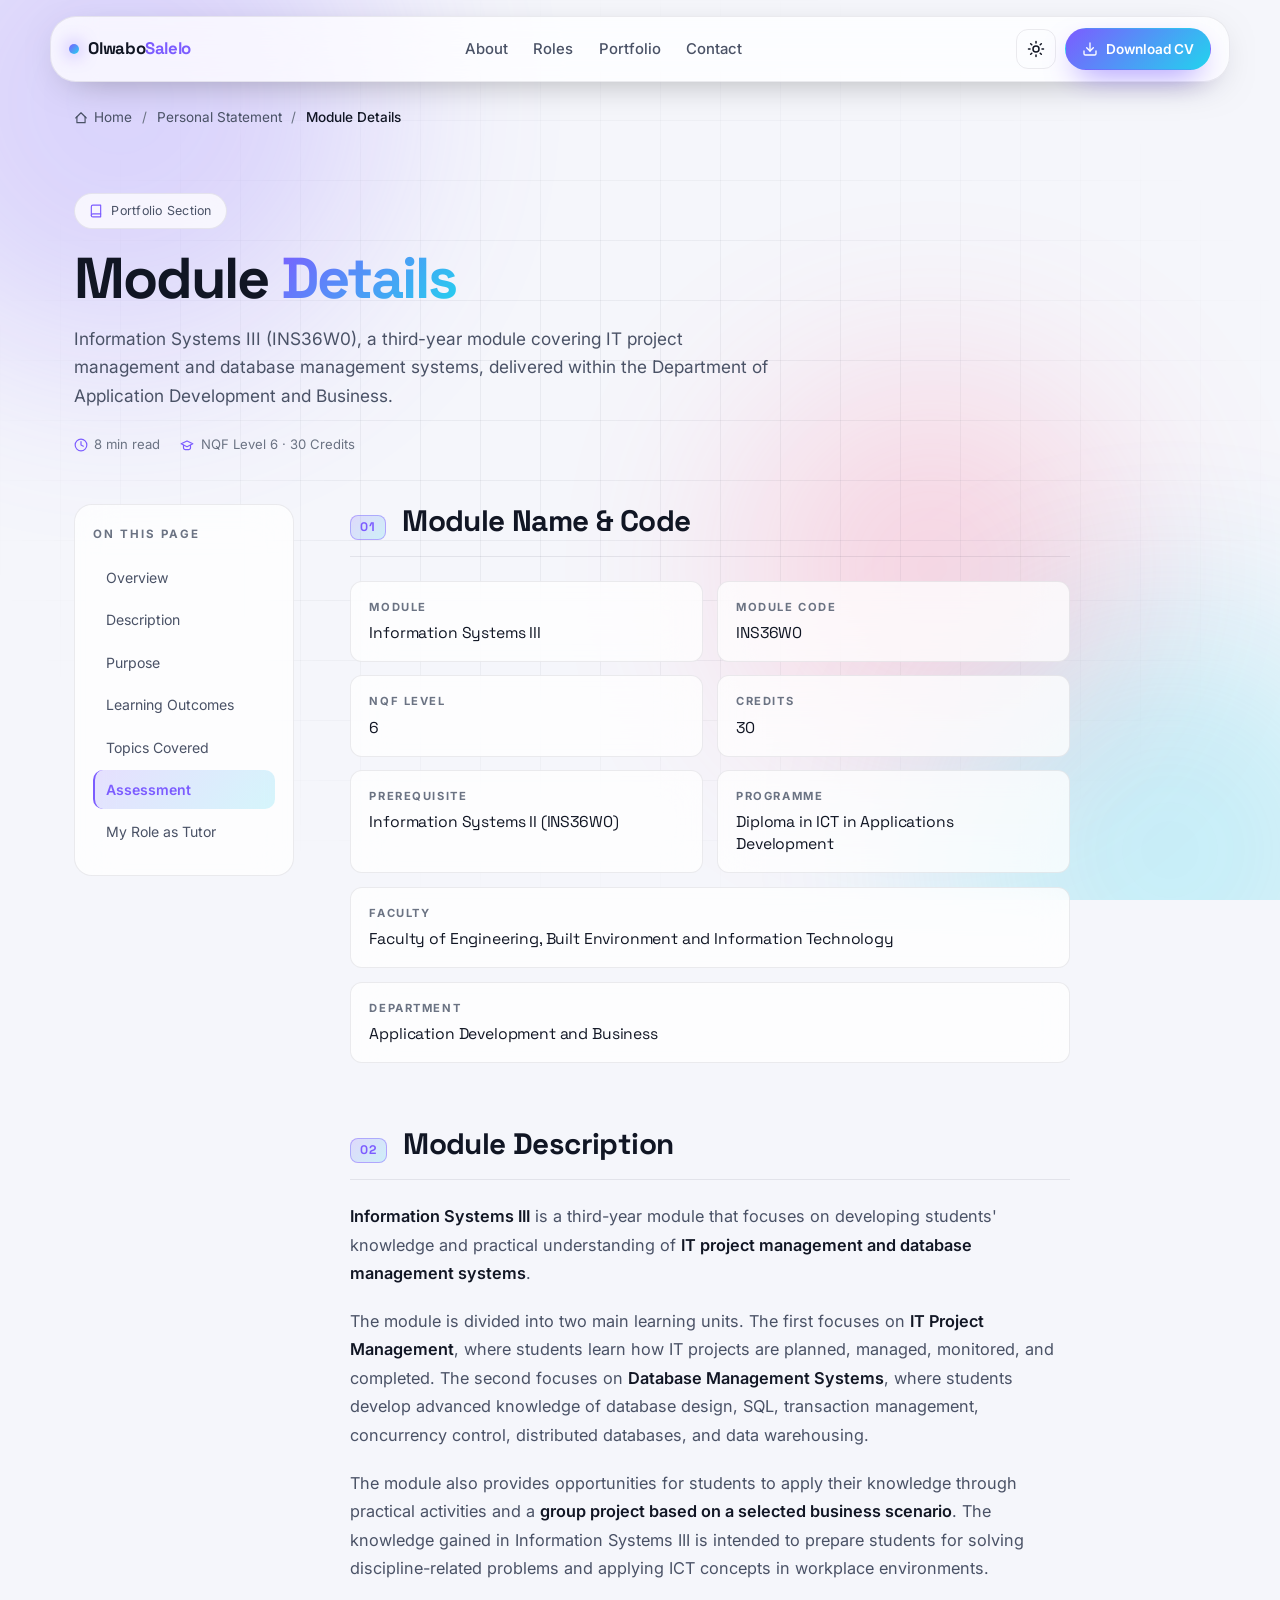
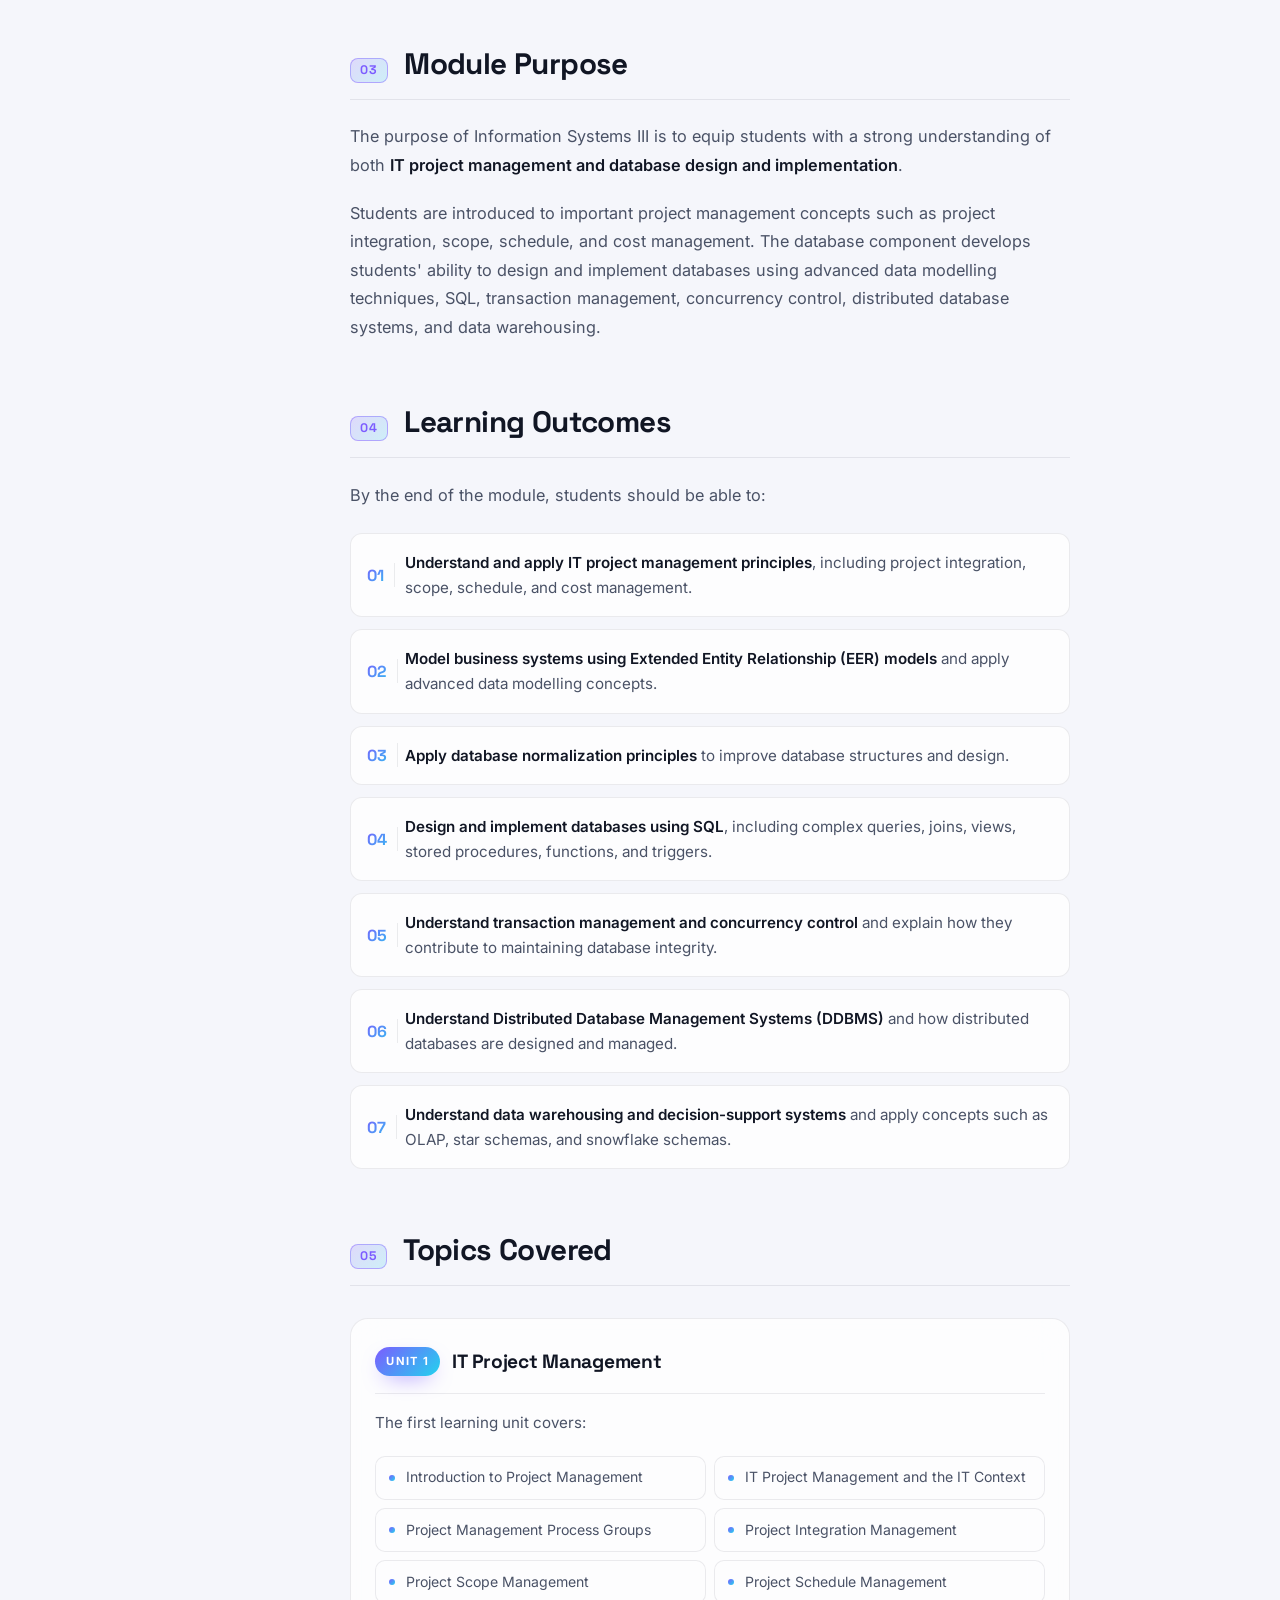
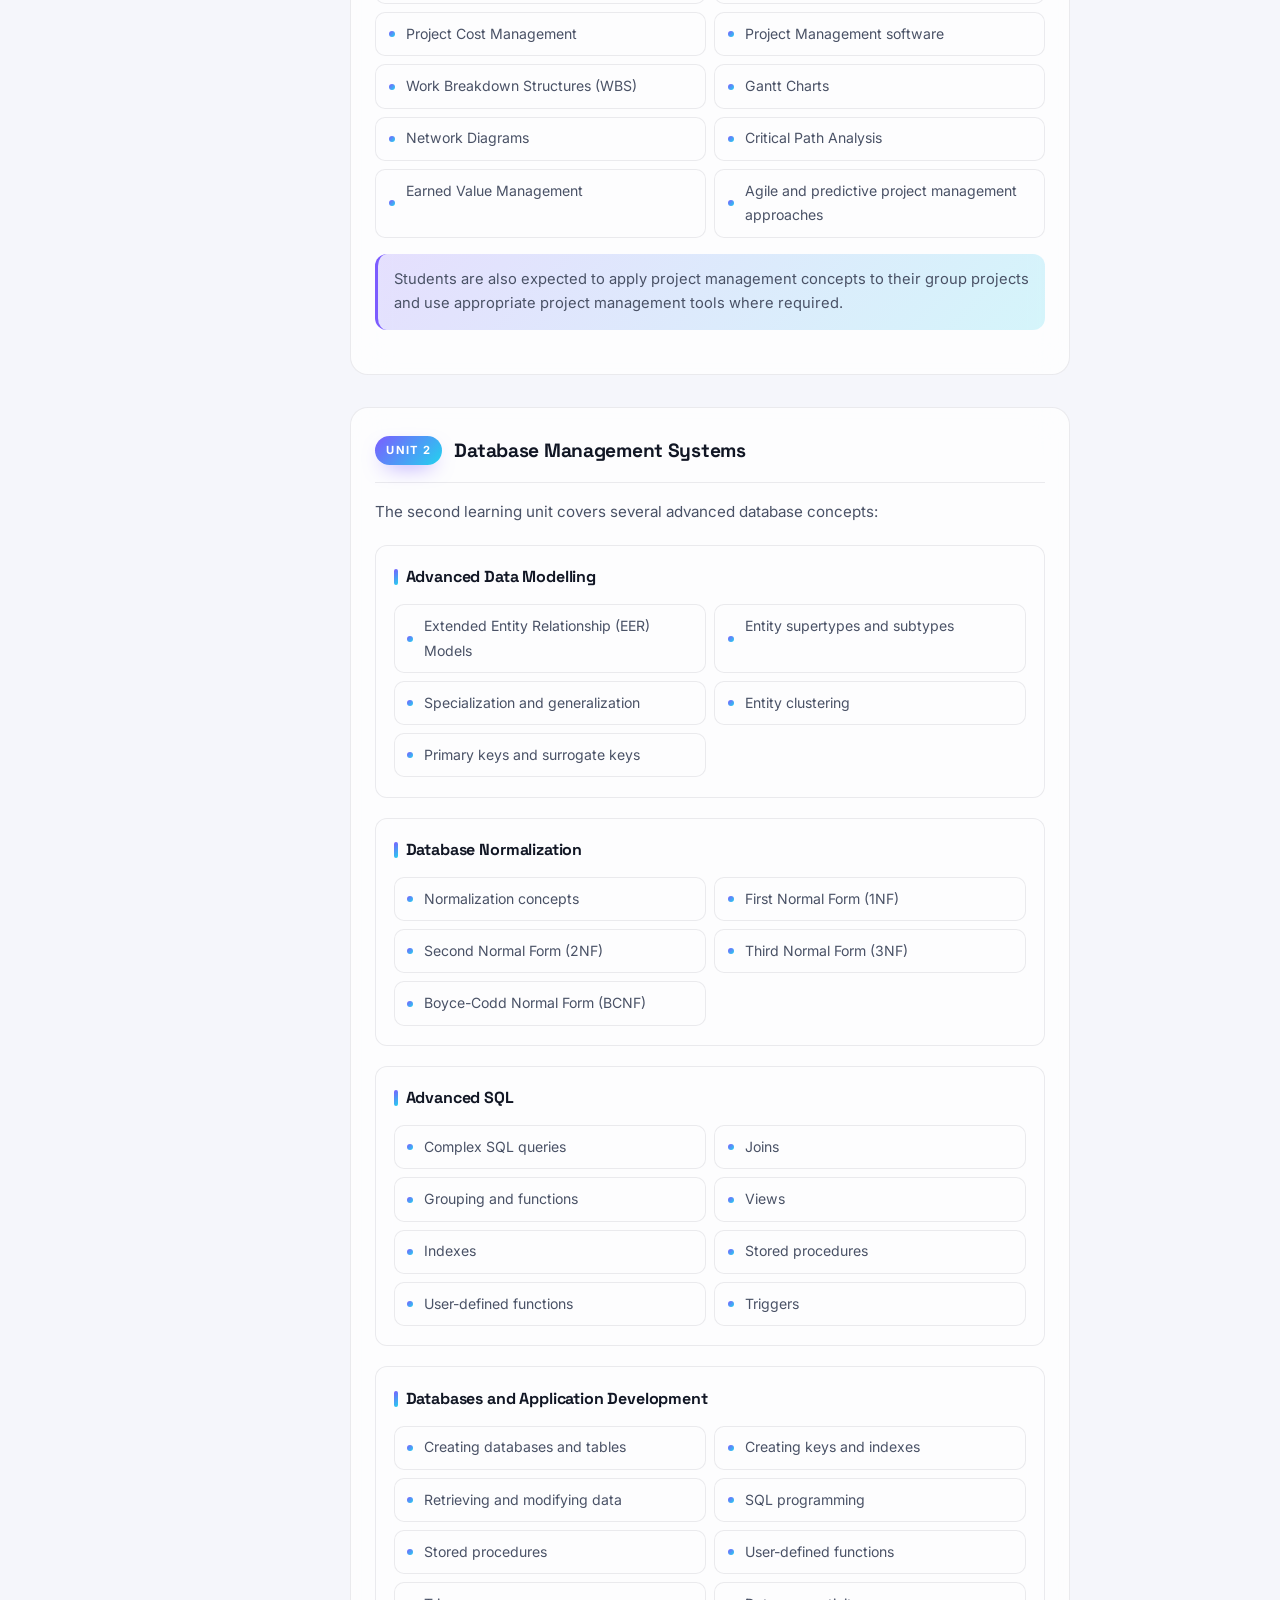
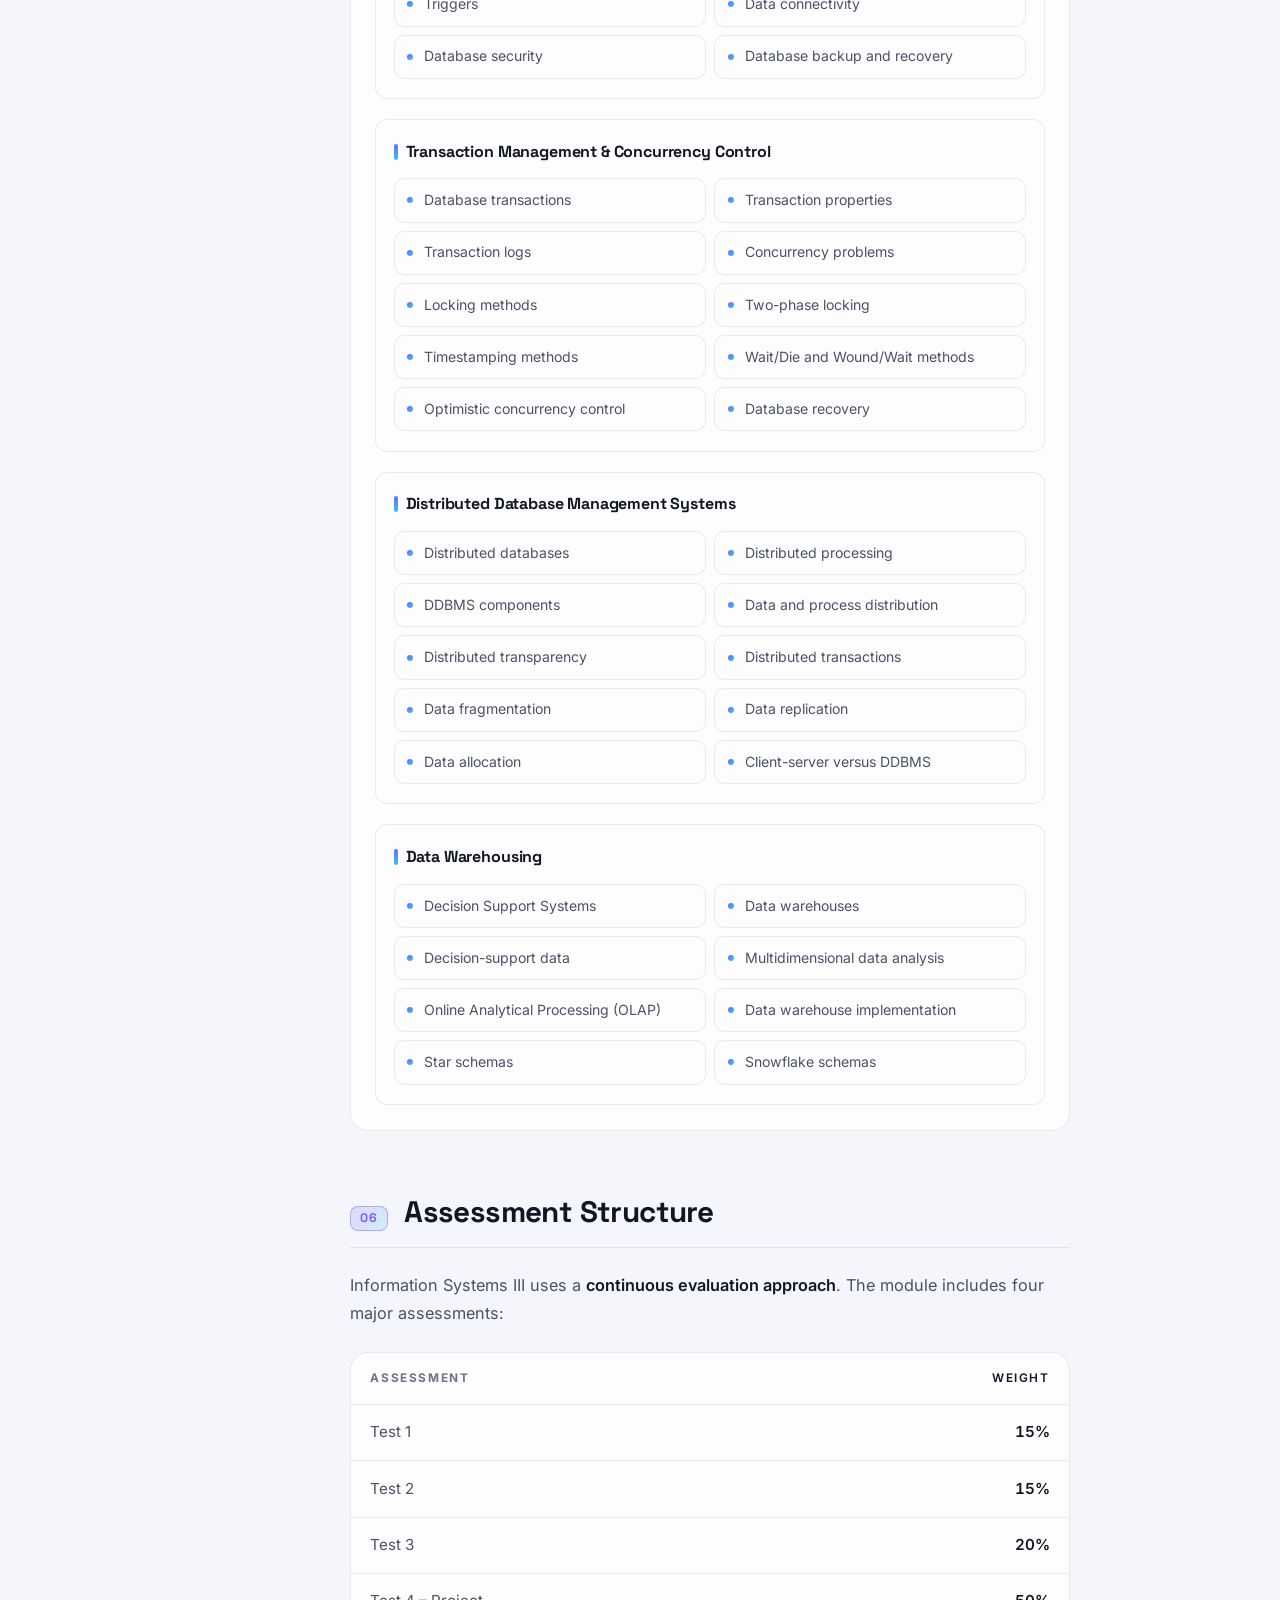
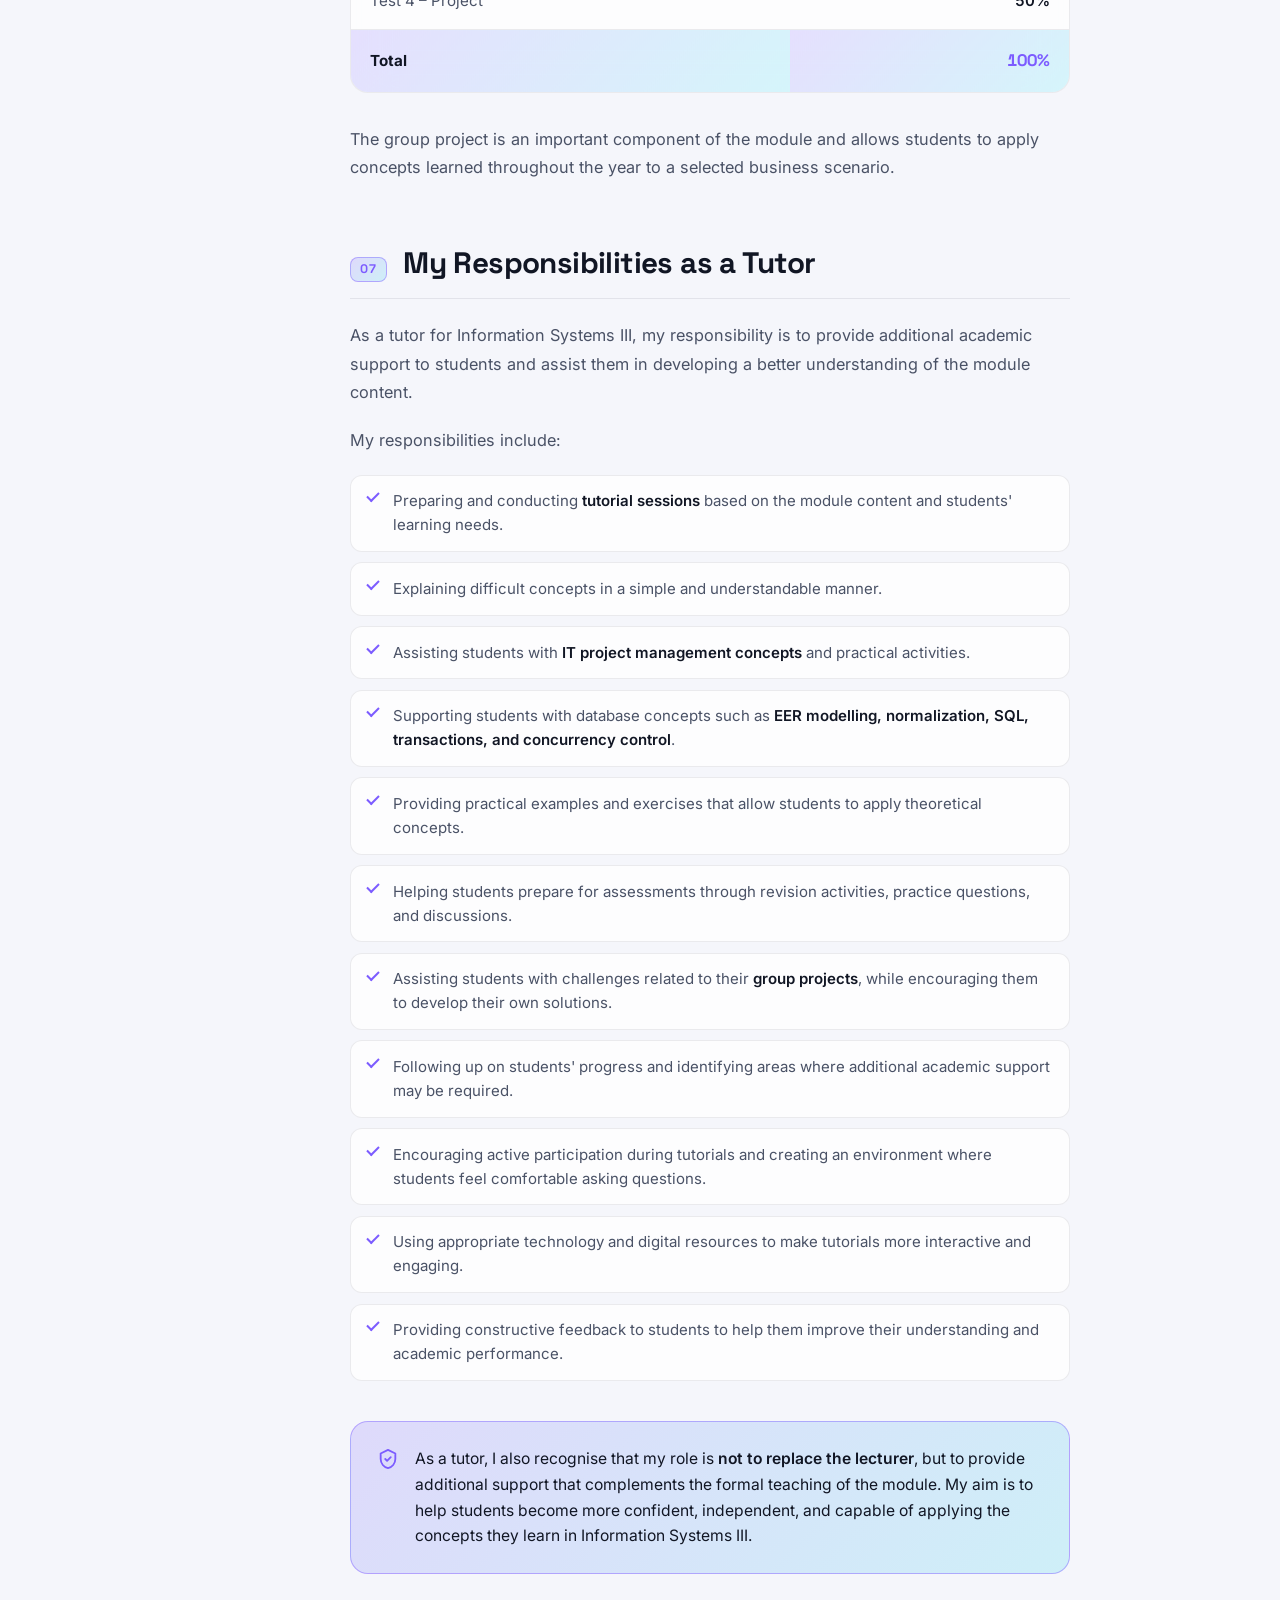
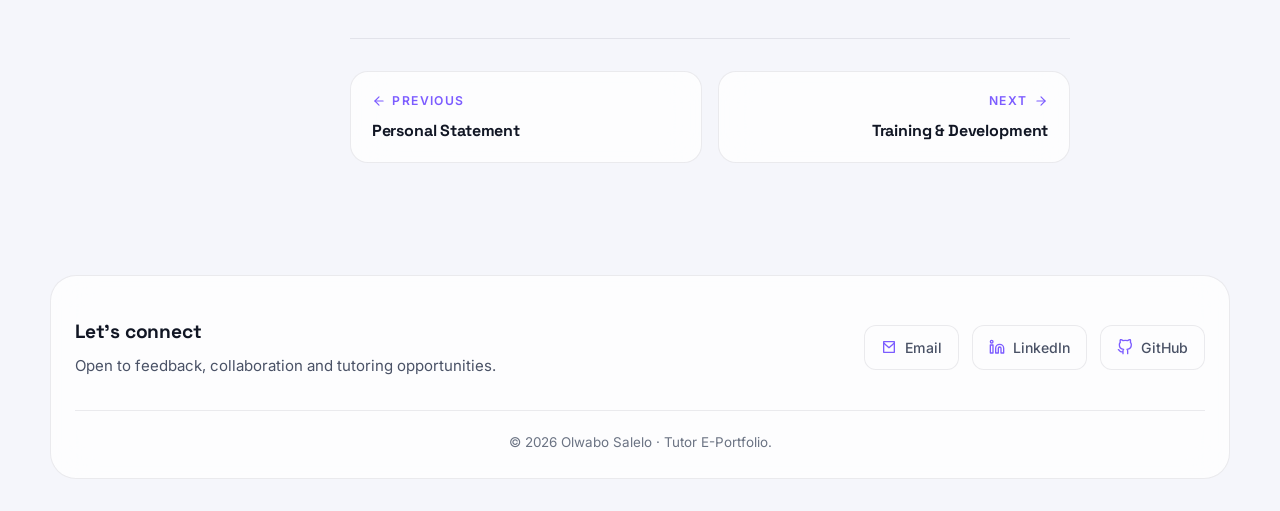
<file: pages/module-details.html>
<!DOCTYPE html>
<html lang="en" data-theme="dark">
<head>
  <meta charset="UTF-8" />
  <meta name="viewport" content="width=device-width, initial-scale=1.0" />
  <title>Module Details | Olwabo Salelo</title>
  <meta name="description" content="Module Details — Information Systems III (INS36W0), tutored by Olwabo Salelo. Learning units, outcomes, topics and assessment structure." />

  <link rel="preconnect" href="https://fonts.googleapis.com" />
  <link rel="preconnect" href="https://fonts.gstatic.com" crossorigin />
  <link href="https://fonts.googleapis.com/css2?family=Inter:wght@300;400;500;600;700;800&family=Space+Grotesk:wght@500;600;700&display=swap" rel="stylesheet" />

  <link rel="icon" href="../assets/icons/favicon.svg" type="image/svg+xml" />
  <link rel="stylesheet" href="../styles.css" />
  <link rel="stylesheet" href="pages.css" />
</head>
<body>
  <div class="bg-orbs" aria-hidden="true">
    <span class="orb orb-1"></span>
    <span class="orb orb-2"></span>
    <span class="orb orb-3"></span>
    <span class="grid-overlay"></span>
  </div>

  <header class="navbar">
    <a href="../index.html" class="brand" aria-label="Home">
      <span class="brand-dot"></span>
      <span>Olwabo<span class="accent">Salelo</span></span>
    </a>
    <nav class="nav-links" aria-label="Primary">
      <a href="../index.html#about">About</a>
      <a href="../index.html#roles">Roles</a>
      <a href="../index.html#portfolio">Portfolio</a>
      <a href="../index.html#contact">Contact</a>
    </nav>
    <div class="nav-actions">
      <button id="themeToggle" class="icon-btn" aria-label="Toggle theme" title="Toggle theme">
        <svg class="icon-sun" viewBox="0 0 24 24" width="18" height="18" fill="none" stroke="currentColor" stroke-width="2" stroke-linecap="round" stroke-linejoin="round">
          <circle cx="12" cy="12" r="4"/>
          <path d="M12 2v2M12 20v2M4.93 4.93l1.41 1.41M17.66 17.66l1.41 1.41M2 12h2M20 12h2M4.93 19.07l1.41-1.41M17.66 6.34l1.41-1.41"/>
        </svg>
        <svg class="icon-moon" viewBox="0 0 24 24" width="18" height="18" fill="none" stroke="currentColor" stroke-width="2" stroke-linecap="round" stroke-linejoin="round">
          <path d="M21 12.79A9 9 0 1 1 11.21 3 7 7 0 0 0 21 12.79z"/>
        </svg>
      </button>
       <a href="../assets/cv/Olwabo_Salelo_CV.pdf" class="btn btn-primary btn-sm" download>
          <svg viewBox="0 0 24 24" width="16" height="16" fill="none" stroke="currentColor" stroke-width="2" stroke-linecap="round" stroke-linejoin="round">
            <path d="M21 15v4a2 2 0 0 1-2 2H5a2 2 0 0 1-2-2v-4"/>
            <polyline points="7 10 12 15 17 10"/>
            <line x1="12" y1="15" x2="12" y2="3"/>
          </svg>
          <span class="btn-label">Download CV</span>
        </a>
    </div>
  </header>

  <nav class="breadcrumb" aria-label="Breadcrumb">
    <a href="../index.html">
      <svg viewBox="0 0 24 24" width="14" height="14" fill="none" stroke="currentColor" stroke-width="2" stroke-linecap="round" stroke-linejoin="round">
        <path d="M3 12l9-9 9 9"/>
        <path d="M5 10v10h14V10"/>
      </svg>
      Home
    </a>
    <span class="crumb-sep">/</span>
    <a href="personal-statement.html">Personal Statement</a>
    <span class="crumb-sep">/</span>
    <span class="crumb-current">Module Details</span>
  </nav>

  <section class="page-hero">
    <span class="pill">
      <svg viewBox="0 0 24 24" width="14" height="14" fill="none" stroke="currentColor" stroke-width="2" stroke-linecap="round" stroke-linejoin="round">
        <path d="M4 19.5A2.5 2.5 0 0 1 6.5 17H20"/>
        <path d="M6.5 2H20v20H6.5A2.5 2.5 0 0 1 4 19.5v-15A2.5 2.5 0 0 1 6.5 2z"/>
      </svg>
      Portfolio Section
    </span>

    <h1>Module <span class="gradient-text">Details</span></h1>

    <p class="page-lead">
      Information Systems III (INS36W0), a third-year module covering IT project
      management and database management systems, delivered within the Department of
      Application Development and Business.
    </p>

    <div class="page-meta">
      <span>
        <svg viewBox="0 0 24 24" width="14" height="14" fill="none" stroke="currentColor" stroke-width="2" stroke-linecap="round" stroke-linejoin="round">
          <circle cx="12" cy="12" r="10"/>
          <path d="M12 6v6l4 2"/>
        </svg>
        8 min read
      </span>
      <span>
        <svg viewBox="0 0 24 24" width="14" height="14" fill="none" stroke="currentColor" stroke-width="2" stroke-linecap="round" stroke-linejoin="round">
          <path d="M22 10 12 5 2 10l10 5 10-5z"/>
          <path d="M6 12v5c0 1 2 3 6 3s6-2 6-3v-5"/>
        </svg>
        NQF Level 6 · 30 Credits
      </span>
    </div>
  </section>

  <main class="page-layout">
    <!-- Sticky TOC -->
    <aside class="toc" aria-label="On this page">
      <p class="toc-title">On this page</p>
      <ul>
        <li><a href="#overview" class="toc-link">Overview</a></li>
        <li><a href="#description" class="toc-link">Description</a></li>
        <li><a href="#purpose" class="toc-link">Purpose</a></li>
        <li><a href="#outcomes" class="toc-link">Learning Outcomes</a></li>
        <li><a href="#topics" class="toc-link">Topics Covered</a></li>
        <li><a href="#assessment" class="toc-link">Assessment</a></li>
        <li><a href="#tutor-role" class="toc-link">My Role as Tutor</a></li>
      </ul>
    </aside>

    <article class="prose">
      <section id="overview" class="prose-section">
        <h2 class="prose-h2">
          <span class="h2-num">01</span>
          Module Name &amp; Code
        </h2>

        <div class="fact-grid">
          <div class="fact">
            <span class="fact-label">Module</span>
            <span class="fact-value">Information Systems III</span>
          </div>
          <div class="fact">
            <span class="fact-label">Module Code</span>
            <span class="fact-value">INS36W0</span>
          </div>
          <div class="fact">
            <span class="fact-label">NQF Level</span>
            <span class="fact-value">6</span>
          </div>
          <div class="fact">
            <span class="fact-label">Credits</span>
            <span class="fact-value">30</span>
          </div>
          <div class="fact">
            <span class="fact-label">Prerequisite</span>
            <span class="fact-value">Information Systems II (INS36W0)</span>
          </div>
          <div class="fact">
            <span class="fact-label">Programme</span>
            <span class="fact-value">Diploma in ICT in Applications Development</span>
          </div>
          <div class="fact fact--wide">
            <span class="fact-label">Faculty</span>
            <span class="fact-value">Faculty of Engineering, Built Environment and Information Technology</span>
          </div>
          <div class="fact fact--wide">
            <span class="fact-label">Department</span>
            <span class="fact-value">Application Development and Business</span>
          </div>
        </div>
      </section>

      <section id="description" class="prose-section">
        <h2 class="prose-h2">
          <span class="h2-num">02</span>
          Module Description
        </h2>

        <p>
          <strong>Information Systems III</strong> is a third-year module that focuses on
          developing students' knowledge and practical understanding of
          <strong>IT project management and database management systems</strong>.
        </p>

        <p>
          The module is divided into two main learning units. The first focuses on
          <strong>IT Project Management</strong>, where students learn how IT projects are
          planned, managed, monitored, and completed. The second focuses on
          <strong>Database Management Systems</strong>, where students develop advanced
          knowledge of database design, SQL, transaction management, concurrency control,
          distributed databases, and data warehousing.
        </p>

        <p>
          The module also provides opportunities for students to apply their knowledge
          through practical activities and a <strong>group project based on a selected
          business scenario</strong>. The knowledge gained in Information Systems III is
          intended to prepare students for solving discipline-related problems and applying
          ICT concepts in workplace environments.
        </p>
      </section>

      <section id="purpose" class="prose-section">
        <h2 class="prose-h2">
          <span class="h2-num">03</span>
          Module Purpose
        </h2>

        <p>
          The purpose of Information Systems III is to equip students with a strong
          understanding of both <strong>IT project management and database design and
          implementation</strong>.
        </p>

        <p>
          Students are introduced to important project management concepts such as project
          integration, scope, schedule, and cost management. The database component develops
          students' ability to design and implement databases using advanced data modelling
          techniques, SQL, transaction management, concurrency control, distributed database
          systems, and data warehousing.
        </p>
      </section>

      <section id="outcomes" class="prose-section">
        <h2 class="prose-h2">
          <span class="h2-num">04</span>
          Learning Outcomes
        </h2>

        <p>By the end of the module, students should be able to:</p>

        <ol class="outcome-list">
          <li>
            <strong>Understand and apply IT project management principles</strong>, including
            project integration, scope, schedule, and cost management.
          </li>
          <li>
            <strong>Model business systems using Extended Entity Relationship (EER) models</strong>
            and apply advanced data modelling concepts.
          </li>
          <li>
            <strong>Apply database normalization principles</strong> to improve database
            structures and design.
          </li>
          <li>
            <strong>Design and implement databases using SQL</strong>, including complex
            queries, joins, views, stored procedures, functions, and triggers.
          </li>
          <li>
            <strong>Understand transaction management and concurrency control</strong> and
            explain how they contribute to maintaining database integrity.
          </li>
          <li>
            <strong>Understand Distributed Database Management Systems (DDBMS)</strong> and
            how distributed databases are designed and managed.
          </li>
          <li>
            <strong>Understand data warehousing and decision-support systems</strong> and
            apply concepts such as OLAP, star schemas, and snowflake schemas.
          </li>
        </ol>
      </section>

      <section id="topics" class="prose-section">
        <h2 class="prose-h2">
          <span class="h2-num">05</span>
          Topics Covered
        </h2>

        <!-- Unit 1 -->
        <div class="unit-block">
          <header class="unit-head">
            <span class="unit-badge">Unit 1</span>
            <h3>IT Project Management</h3>
          </header>
          <p class="unit-intro">The first learning unit covers:</p>
          <ul class="topic-list">
            <li>Introduction to Project Management</li>
            <li>IT Project Management and the IT Context</li>
            <li>Project Management Process Groups</li>
            <li>Project Integration Management</li>
            <li>Project Scope Management</li>
            <li>Project Schedule Management</li>
            <li>Project Cost Management</li>
            <li>Project Management software</li>
            <li>Work Breakdown Structures (WBS)</li>
            <li>Gantt Charts</li>
            <li>Network Diagrams</li>
            <li>Critical Path Analysis</li>
            <li>Earned Value Management</li>
            <li>Agile and predictive project management approaches</li>
          </ul>
          <p class="unit-note">
            Students are also expected to apply project management concepts to their group
            projects and use appropriate project management tools where required.
          </p>
        </div>

        <div class="unit-block">
          <header class="unit-head">
            <span class="unit-badge">Unit 2</span>
            <h3>Database Management Systems</h3>
          </header>
          <p class="unit-intro">The second learning unit covers several advanced database concepts:</p>

          <div class="topic-groups">
            <div class="topic-group">
              <h4>Advanced Data Modelling</h4>
              <ul class="topic-list">
                <li>Extended Entity Relationship (EER) Models</li>
                <li>Entity supertypes and subtypes</li>
                <li>Specialization and generalization</li>
                <li>Entity clustering</li>
                <li>Primary keys and surrogate keys</li>
              </ul>
            </div>

            <div class="topic-group">
              <h4>Database Normalization</h4>
              <ul class="topic-list">
                <li>Normalization concepts</li>
                <li>First Normal Form (1NF)</li>
                <li>Second Normal Form (2NF)</li>
                <li>Third Normal Form (3NF)</li>
                <li>Boyce-Codd Normal Form (BCNF)</li>
              </ul>
            </div>

            <div class="topic-group">
              <h4>Advanced SQL</h4>
              <ul class="topic-list">
                <li>Complex SQL queries</li>
                <li>Joins</li>
                <li>Grouping and functions</li>
                <li>Views</li>
                <li>Indexes</li>
                <li>Stored procedures</li>
                <li>User-defined functions</li>
                <li>Triggers</li>
              </ul>
            </div>

            <div class="topic-group">
              <h4>Databases and Application Development</h4>
              <ul class="topic-list">
                <li>Creating databases and tables</li>
                <li>Creating keys and indexes</li>
                <li>Retrieving and modifying data</li>
                <li>SQL programming</li>
                <li>Stored procedures</li>
                <li>User-defined functions</li>
                <li>Triggers</li>
                <li>Data connectivity</li>
                <li>Database security</li>
                <li>Database backup and recovery</li>
              </ul>
            </div>

            <div class="topic-group">
              <h4>Transaction Management &amp; Concurrency Control</h4>
              <ul class="topic-list">
                <li>Database transactions</li>
                <li>Transaction properties</li>
                <li>Transaction logs</li>
                <li>Concurrency problems</li>
                <li>Locking methods</li>
                <li>Two-phase locking</li>
                <li>Timestamping methods</li>
                <li>Wait/Die and Wound/Wait methods</li>
                <li>Optimistic concurrency control</li>
                <li>Database recovery</li>
              </ul>
            </div>

            <div class="topic-group">
              <h4>Distributed Database Management Systems</h4>
              <ul class="topic-list">
                <li>Distributed databases</li>
                <li>Distributed processing</li>
                <li>DDBMS components</li>
                <li>Data and process distribution</li>
                <li>Distributed transparency</li>
                <li>Distributed transactions</li>
                <li>Data fragmentation</li>
                <li>Data replication</li>
                <li>Data allocation</li>
                <li>Client-server versus DDBMS</li>
              </ul>
            </div>

            <div class="topic-group">
              <h4>Data Warehousing</h4>
              <ul class="topic-list">
                <li>Decision Support Systems</li>
                <li>Data warehouses</li>
                <li>Decision-support data</li>
                <li>Multidimensional data analysis</li>
                <li>Online Analytical Processing (OLAP)</li>
                <li>Data warehouse implementation</li>
                <li>Star schemas</li>
                <li>Snowflake schemas</li>
              </ul>
            </div>
          </div>
        </div>
      </section>

      <section id="assessment" class="prose-section">
        <h2 class="prose-h2">
          <span class="h2-num">06</span>
          Assessment Structure
        </h2>

        <p>
          Information Systems III uses a <strong>continuous evaluation approach</strong>.
          The module includes four major assessments:
        </p>

        <div class="table-wrap">
          <table class="data-table">
            <thead>
              <tr>
                <th>Assessment</th>
                <th class="num">Weight</th>
              </tr>
            </thead>
            <tbody>
              <tr><td>Test 1</td><td class="num">15%</td></tr>
              <tr><td>Test 2</td><td class="num">15%</td></tr>
              <tr><td>Test 3</td><td class="num">20%</td></tr>
              <tr><td>Test 4 – Project</td><td class="num">50%</td></tr>
            </tbody>
            <tfoot>
              <tr>
                <td><strong>Total</strong></td>
                <td class="num"><strong>100%</strong></td>
              </tr>
            </tfoot>
          </table>
        </div>

        <p>
          The group project is an important component of the module and allows students to
          apply concepts learned throughout the year to a selected business scenario.
        </p>
      </section>

      <section id="tutor-role" class="prose-section">
        <h2 class="prose-h2">
          <span class="h2-num">07</span>
          My Responsibilities as a Tutor
        </h2>

        <p>
          As a tutor for Information Systems III, my responsibility is to provide additional
          academic support to students and assist them in developing a better understanding
          of the module content.
        </p>

        <p>My responsibilities include:</p>

        <ul class="responsibility-list">
          <li>
            Preparing and conducting <strong>tutorial sessions</strong> based on the module
            content and students' learning needs.
          </li>
          <li>
            Explaining difficult concepts in a simple and understandable manner.
          </li>
          <li>
            Assisting students with <strong>IT project management concepts</strong> and
            practical activities.
          </li>
          <li>
            Supporting students with database concepts such as <strong>EER modelling,
            normalization, SQL, transactions, and concurrency control</strong>.
          </li>
          <li>
            Providing practical examples and exercises that allow students to apply
            theoretical concepts.
          </li>
          <li>
            Helping students prepare for assessments through revision activities, practice
            questions, and discussions.
          </li>
          <li>
            Assisting students with challenges related to their <strong>group projects</strong>,
            while encouraging them to develop their own solutions.
          </li>
          <li>
            Following up on students' progress and identifying areas where additional academic
            support may be required.
          </li>
          <li>
            Encouraging active participation during tutorials and creating an environment
            where students feel comfortable asking questions.
          </li>
          <li>
            Using appropriate technology and digital resources to make tutorials more
            interactive and engaging.
          </li>
          <li>
            Providing constructive feedback to students to help them improve their
            understanding and academic performance.
          </li>
        </ul>

        <div class="closing-note">
          <svg viewBox="0 0 24 24" width="22" height="22" fill="none" stroke="currentColor" stroke-width="2" stroke-linecap="round" stroke-linejoin="round">
            <path d="M12 2 4 6v6c0 5 3.5 9 8 10 4.5-1 8-5 8-10V6l-8-4z"/>
            <polyline points="9 12 11 14 15 10"/>
          </svg>
          <p>
            As a tutor, I also recognise that my role is <strong>not to replace the
            lecturer</strong>, but to provide additional support that complements the formal
            teaching of the module. My aim is to help students become more confident,
            independent, and capable of applying the concepts they learn in Information
            Systems III.
          </p>
        </div>
      </section>

      <nav class="page-nav" aria-label="Portfolio navigation">
        <a href="personal-statement.html" class="page-nav-link page-nav-prev">
          <span class="page-nav-dir">
            <svg viewBox="0 0 24 24" width="14" height="14" fill="none" stroke="currentColor" stroke-width="2" stroke-linecap="round" stroke-linejoin="round">
              <line x1="19" y1="12" x2="5" y2="12"/>
              <polyline points="12 19 5 12 12 5"/>
            </svg>
            Previous
          </span>
          <strong>Personal Statement</strong>
        </a>
        <a href="training-development.html" class="page-nav-link page-nav-next">
          <span class="page-nav-dir">
            Next
            <svg viewBox="0 0 24 24" width="14" height="14" fill="none" stroke="currentColor" stroke-width="2" stroke-linecap="round" stroke-linejoin="round">
              <line x1="5" y1="12" x2="19" y2="12"/>
              <polyline points="12 5 19 12 12 19"/>
            </svg>
          </span>
          <strong>Training &amp; Development</strong>
        </a>
      </nav>
    </article>
  </main>

    <footer id="contact" class="footer">
    <div class="footer-inner">
      <div>
        <h3>Let's connect</h3>
        <p>Open to feedback, collaboration and tutoring opportunities.</p>
      </div>
      <div class="footer-links">
        <a href="saleloolwabo99@gmail.com">
          <svg viewBox="0 0 24 24" width="16" height="16" fill="none" stroke="currentColor" stroke-width="2" stroke-linecap="round" stroke-linejoin="round">
            <path d="M4 4h16v16H4z"/>
            <polyline points="4 6 12 13 20 6"/>
          </svg>
          Email
        </a>
        <a href="www.linkedin.com/in/olwabo-salelo-0a4a72297" target="_blank" rel="noopener">
          <svg viewBox="0 0 24 24" width="16" height="16" fill="none" stroke="currentColor" stroke-width="2" stroke-linecap="round" stroke-linejoin="round">
            <path d="M16 8a6 6 0 0 1 6 6v7h-4v-7a2 2 0 0 0-4 0v7h-4v-7a6 6 0 0 1 6-6z"/>
            <rect x="2" y="9" width="4" height="12"/>
            <circle cx="4" cy="4" r="2"/>
          </svg>
          LinkedIn
        </a>
        <a href="https://github.com/Olwabo?tab=repositories" target="_blank" rel="noopener">
          <svg viewBox="0 0 24 24" width="16" height="16" fill="none" stroke="currentColor" stroke-width="2" stroke-linecap="round" stroke-linejoin="round">
            <path d="M9 19c-5 1.5-5-2.5-7-3m14 6v-3.87a3.37 3.37 0 0 0-.94-2.61c3.14-.35 6.44-1.54 6.44-7A5.44 5.44 0 0 0 20 4.77 5.07 5.07 0 0 0 19.91 1S18.73.65 16 2.48a13.38 13.38 0 0 0-7 0C6.27.65 5.09 1 5.09 1A5.07 5.07 0 0 0 5 4.77a5.44 5.44 0 0 0-1.5 3.78c0 5.42 3.3 6.61 6.44 7A3.37 3.37 0 0 0 9 18.13V22"/>
          </svg>
          GitHub
        </a>
      </div>
    </div>
    <p class="copyright">
           &copy; <span id="year"></span> Olwabo Salelo · Tutor E-Portfolio.
    </p>
  </footer>

  <script src="../script.js"></script>
  <script src="pages.js"></script>
</body>
</html>
</file>
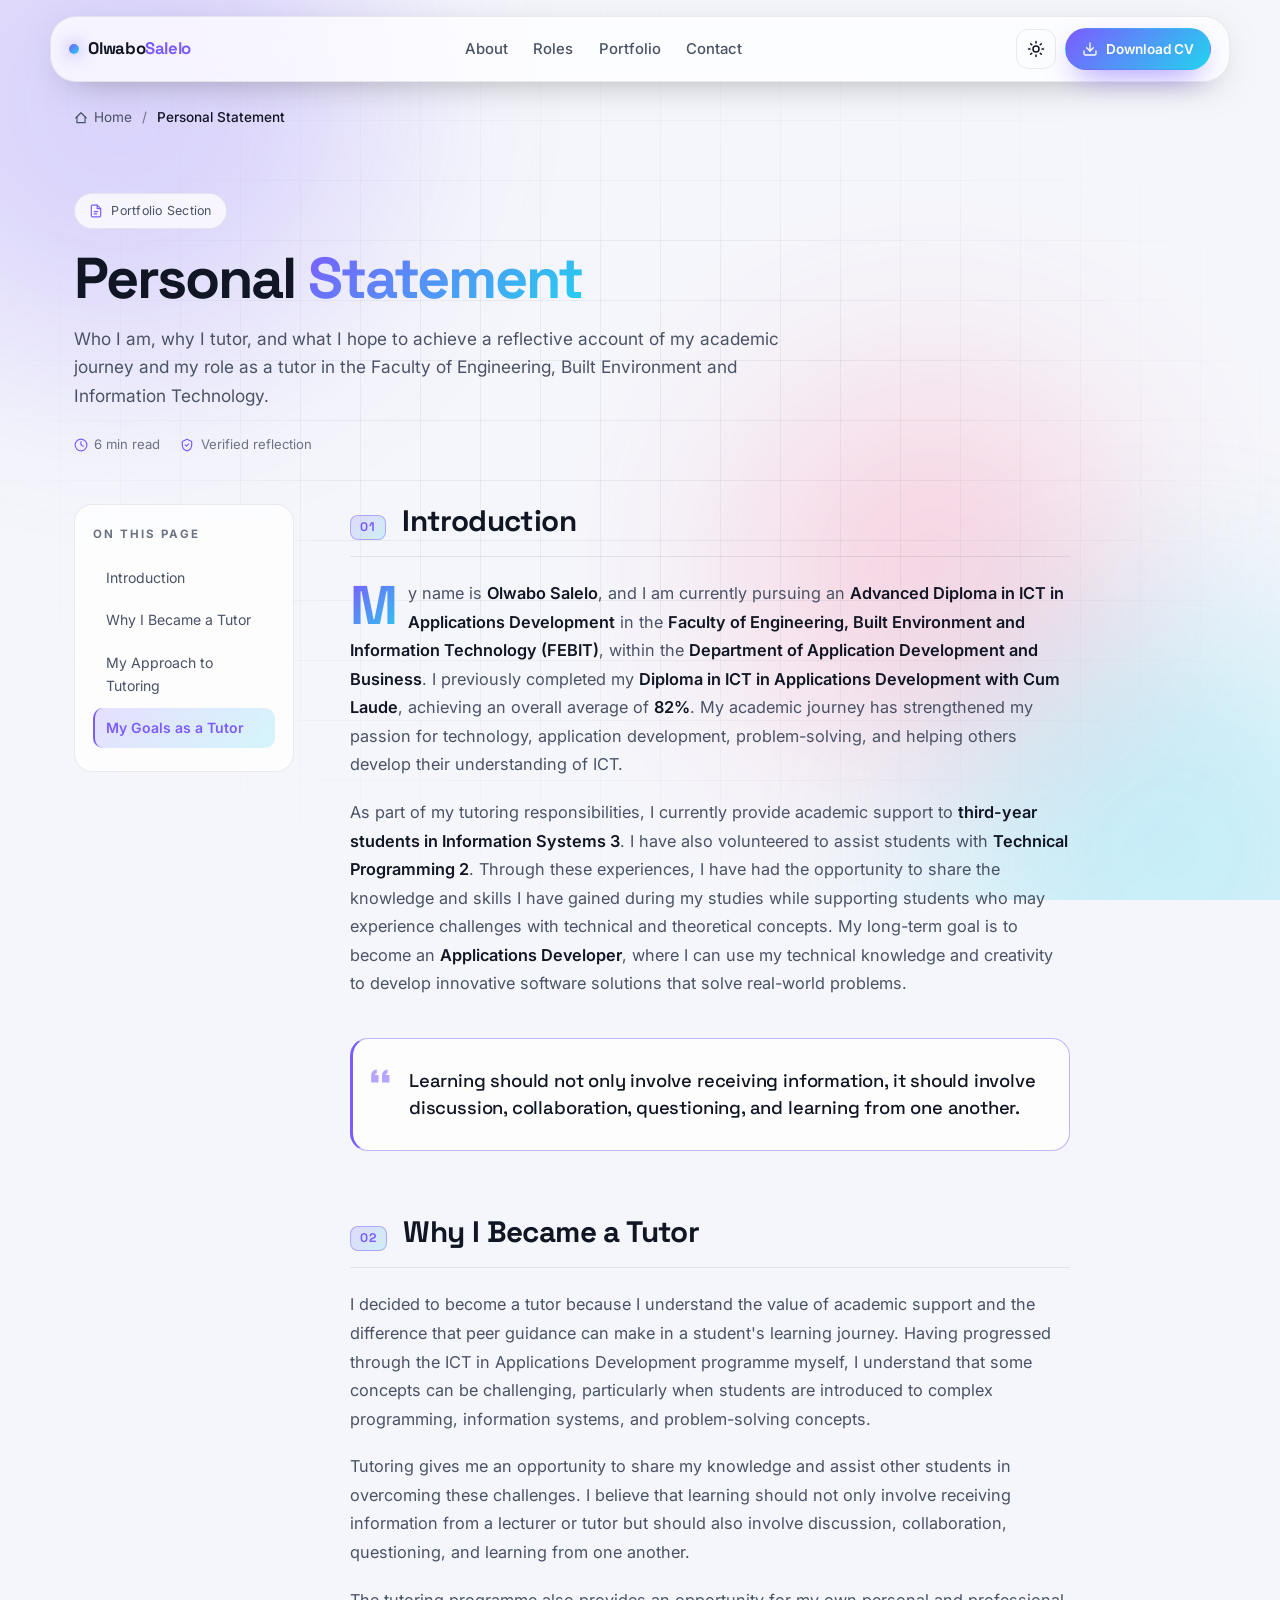
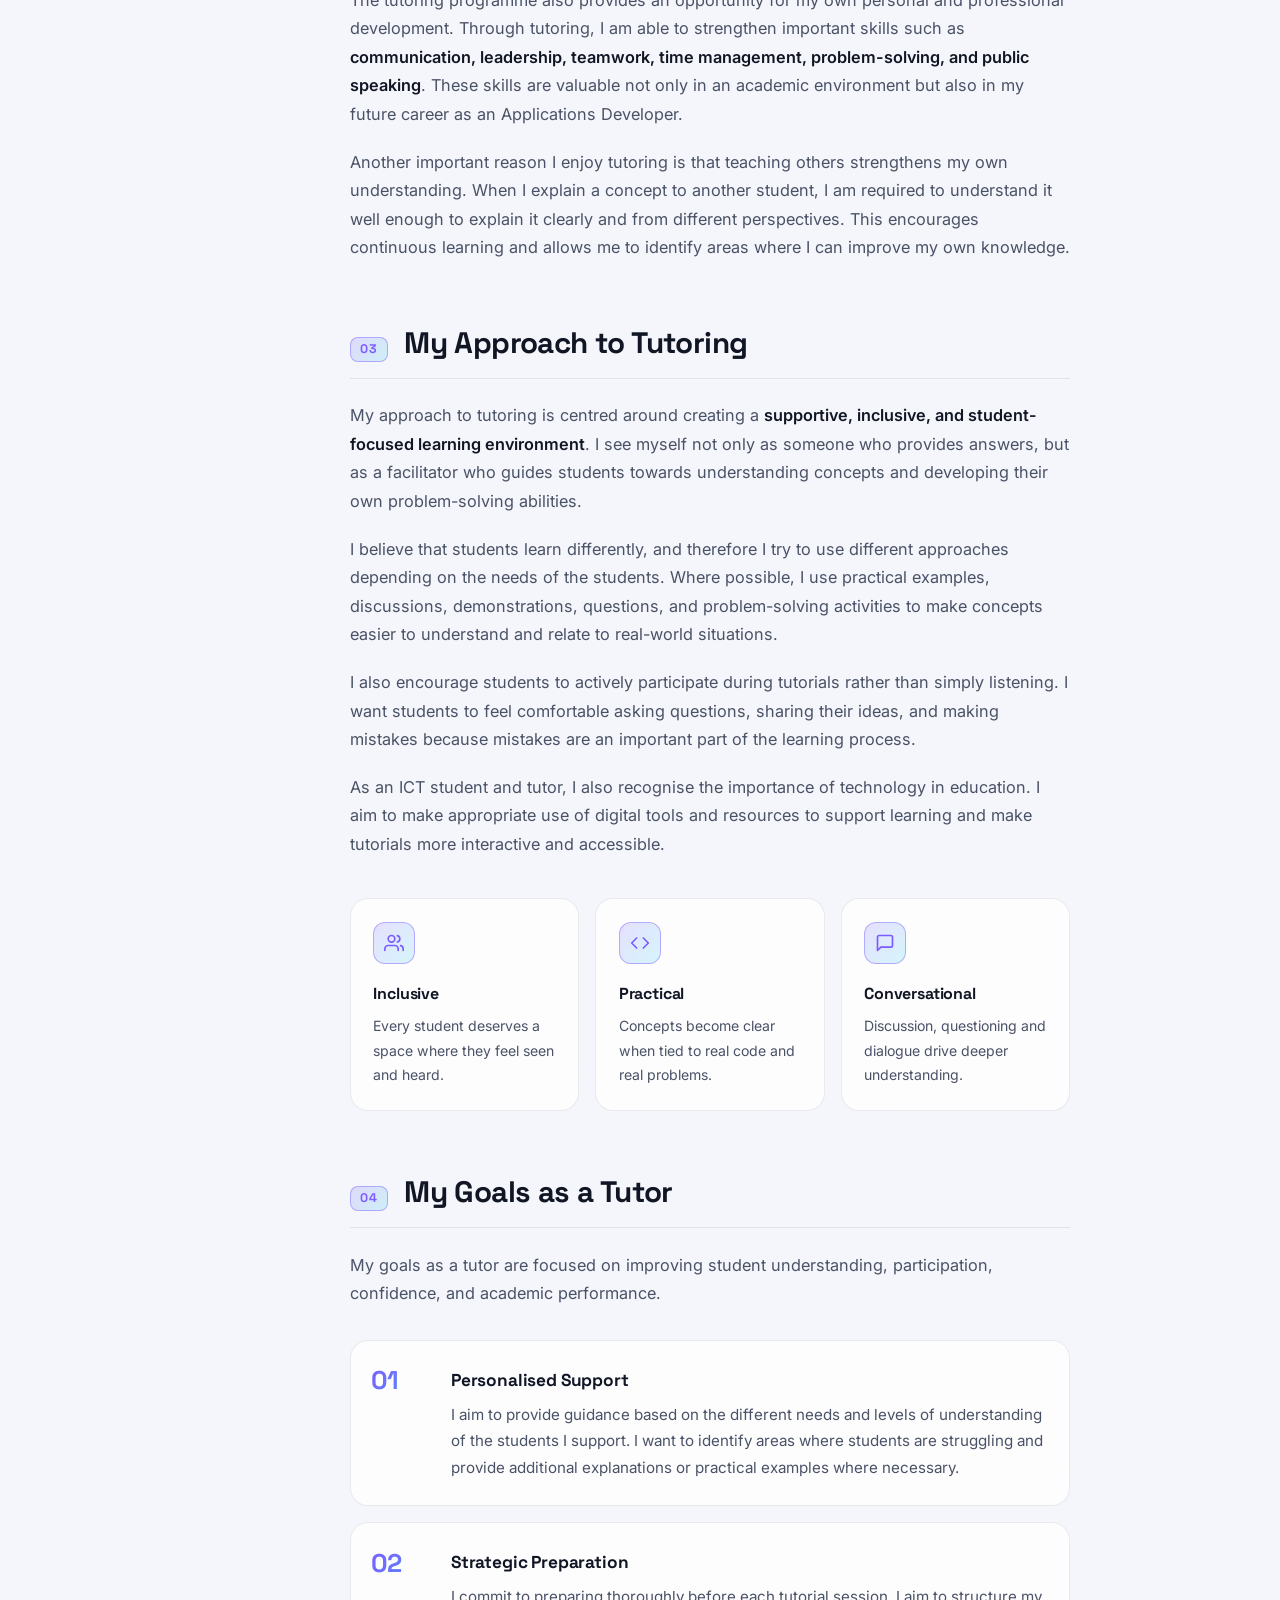
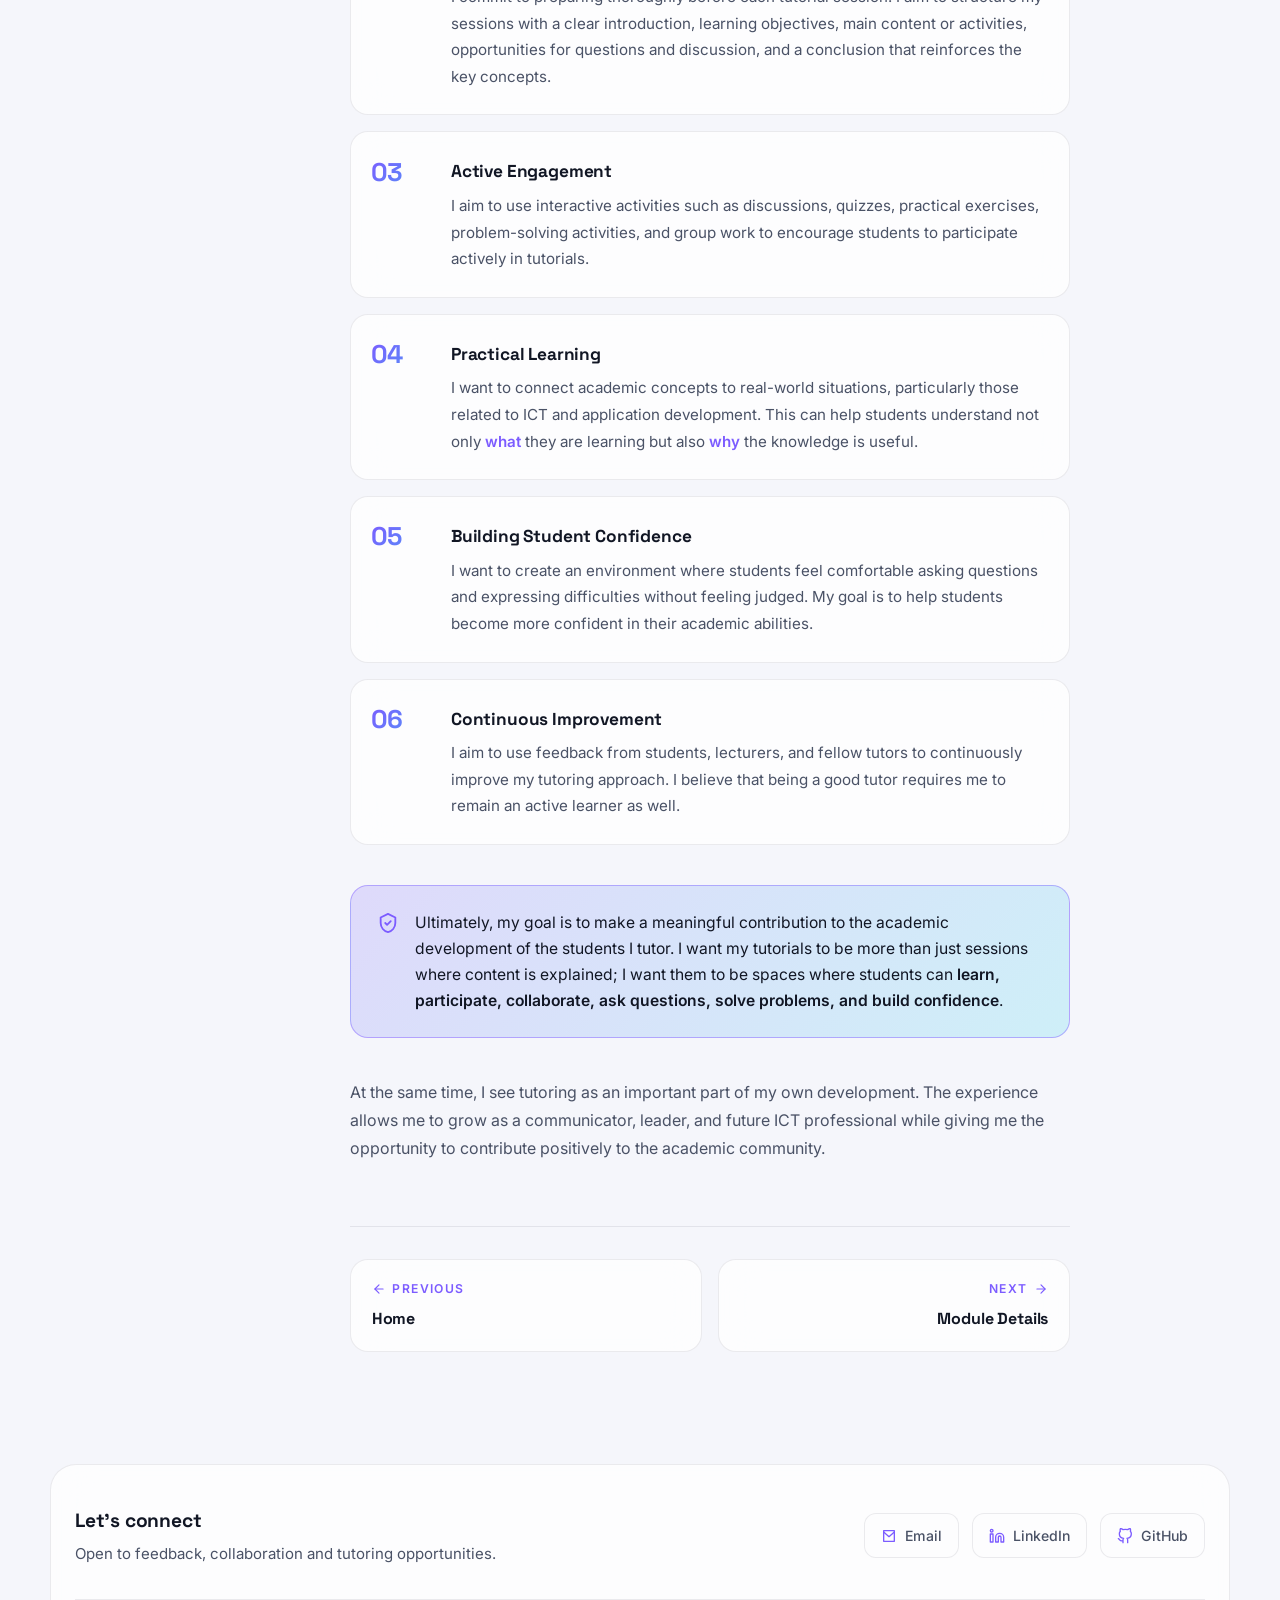
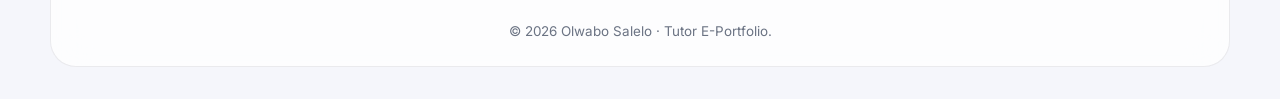
<file: pages/personal-statement.html>
<!DOCTYPE html>
<html lang="en" data-theme="dark">
<head>
  <meta charset="UTF-8" />
  <meta name="viewport" content="width=device-width, initial-scale=1.0" />
  <title>Personal Statement | Olwabo Salelo</title>
  <meta name="description" content="Personal Statement — Olwabo Salelo, tutor for Information Systems 3 and Technical Programming 2, FEBIT." />

  <link rel="preconnect" href="https://fonts.googleapis.com" />
  <link rel="preconnect" href="https://fonts.gstatic.com" crossorigin />
  <link href="https://fonts.googleapis.com/css2?family=Inter:wght@300;400;500;600;700;800&family=Space+Grotesk:wght@500;600;700&display=swap" rel="stylesheet" />

  <link rel="icon" href="../assets/icons/favicon.svg" type="image/svg+xml" />
  <link rel="stylesheet" href="../styles.css" />
  <link rel="stylesheet" href="pages.css" />
</head>
<body>
  <!-- Animated background -->
  <div class="bg-orbs" aria-hidden="true">
    <span class="orb orb-1"></span>
    <span class="orb orb-2"></span>
    <span class="orb orb-3"></span>
    <span class="grid-overlay"></span>
  </div>

  <!-- ================= NAVBAR ================= -->
  <header class="navbar">
    <a href="../index.html" class="brand" aria-label="Home">
      <span class="brand-dot"></span>
      <span>Olwabo<span class="accent">Salelo</span></span>
    </a>

    <nav class="nav-links" aria-label="Primary">
      <a href="../index.html#about">About</a>
      <a href="../index.html#roles">Roles</a>
      <a href="../index.html#portfolio">Portfolio</a>
      <a href="../index.html#contact">Contact</a>
    </nav>

    <div class="nav-actions">
      <button id="themeToggle" class="icon-btn" aria-label="Toggle theme" title="Toggle theme">
        <svg class="icon-sun" viewBox="0 0 24 24" width="18" height="18" fill="none" stroke="currentColor" stroke-width="2" stroke-linecap="round" stroke-linejoin="round">
          <circle cx="12" cy="12" r="4"/>
          <path d="M12 2v2M12 20v2M4.93 4.93l1.41 1.41M17.66 17.66l1.41 1.41M2 12h2M20 12h2M4.93 19.07l1.41-1.41M17.66 6.34l1.41-1.41"/>
        </svg>
        <svg class="icon-moon" viewBox="0 0 24 24" width="18" height="18" fill="none" stroke="currentColor" stroke-width="2" stroke-linecap="round" stroke-linejoin="round">
          <path d="M21 12.79A9 9 0 1 1 11.21 3 7 7 0 0 0 21 12.79z"/>
        </svg>
      </button>

     <a href="../assets/cv/Olwabo_Salelo_CV.pdf" class="btn btn-primary btn-sm" download>
        <svg viewBox="0 0 24 24" width="16" height="16" fill="none" stroke="currentColor" stroke-width="2" stroke-linecap="round" stroke-linejoin="round">
          <path d="M21 15v4a2 2 0 0 1-2 2H5a2 2 0 0 1-2-2v-4"/>
          <polyline points="7 10 12 15 17 10"/>
          <line x1="12" y1="15" x2="12" y2="3"/>
        </svg>
        <span class="btn-label">Download CV</span>
      </a>
    </div>
  </header>

  <nav class="breadcrumb" aria-label="Breadcrumb">
    <a href="../index.html">
      <svg viewBox="0 0 24 24" width="14" height="14" fill="none" stroke="currentColor" stroke-width="2" stroke-linecap="round" stroke-linejoin="round">
        <path d="M3 12l9-9 9 9"/>
        <path d="M5 10v10h14V10"/>
      </svg>
      Home
    </a>
    <span class="crumb-sep">/</span>
    <span class="crumb-current">Personal Statement</span>
  </nav>

  <section class="page-hero">
    <span class="pill">
      <svg viewBox="0 0 24 24" width="14" height="14" fill="none" stroke="currentColor" stroke-width="2" stroke-linecap="round" stroke-linejoin="round">
        <path d="M14 2H6a2 2 0 0 0-2 2v16a2 2 0 0 0 2 2h12a2 2 0 0 0 2-2V8z"/>
        <polyline points="14 2 14 8 20 8"/>
        <line x1="9" y1="13" x2="15" y2="13"/>
        <line x1="9" y1="17" x2="13" y2="17"/>
      </svg>
      Portfolio Section
    </span>

    <h1>Personal <span class="gradient-text">Statement</span></h1>

    <p class="page-lead">
      Who I am, why I tutor, and what I hope to achieve a reflective account of my
      academic journey and my role as a tutor in the Faculty of Engineering, Built
      Environment and Information Technology.
    </p>

    <div class="page-meta">
      <span>
        <svg viewBox="0 0 24 24" width="14" height="14" fill="none" stroke="currentColor" stroke-width="2" stroke-linecap="round" stroke-linejoin="round">
          <circle cx="12" cy="12" r="10"/>
          <path d="M12 6v6l4 2"/>
        </svg>
        6 min read
      </span>
      <span>
        <svg viewBox="0 0 24 24" width="14" height="14" fill="none" stroke="currentColor" stroke-width="2" stroke-linecap="round" stroke-linejoin="round">
          <path d="M12 2 4 6v6c0 5 3.5 9 8 10 4.5-1 8-5 8-10V6l-8-4z"/>
          <polyline points="9 12 11 14 15 10"/>
        </svg>
        Verified reflection
      </span>
    </div>
  </section>

  <main class="page-layout">

    <aside class="toc" aria-label="On this page">
      <p class="toc-title">On this page</p>
      <ul>
        <li><a href="#intro" class="toc-link">Introduction</a></li>
        <li><a href="#why" class="toc-link">Why I Became a Tutor</a></li>
        <li><a href="#approach" class="toc-link">My Approach to Tutoring</a></li>
        <li><a href="#goals" class="toc-link">My Goals as a Tutor</a></li>
      </ul>
    </aside>

    <article class="prose">

      <section id="intro" class="prose-section">
        <h2 class="prose-h2">
          <span class="h2-num">01</span>
          Introduction
        </h2>

        <p>
          My name is <strong>Olwabo Salelo</strong>, and I am currently pursuing an
          <strong>Advanced Diploma in ICT in Applications Development</strong> in the
          <strong>Faculty of Engineering, Built Environment and Information Technology (FEBIT)</strong>,
          within the <strong>Department of Application Development and Business</strong>.
          I previously completed my <strong>Diploma in ICT in Applications Development with Cum Laude</strong>,
          achieving an overall average of <strong>82%</strong>. My academic journey has
          strengthened my passion for technology, application development, problem-solving,
          and helping others develop their understanding of ICT.
        </p>

        <p>
          As part of my tutoring responsibilities, I currently provide academic support to
          <strong>third-year students in Information Systems 3</strong>. I have also
          volunteered to assist students with <strong>Technical Programming 2</strong>.
          Through these experiences, I have had the opportunity to share the knowledge and
          skills I have gained during my studies while supporting students who may experience
          challenges with technical and theoretical concepts. My long-term goal is to become
          an <strong>Applications Developer</strong>, where I can use my technical knowledge
          and creativity to develop innovative software solutions that solve real-world problems.
        </p>

        <figure class="pull-quote">
          <svg viewBox="0 0 24 24" width="26" height="26" fill="currentColor" aria-hidden="true">
            <path d="M7.17 6A5.17 5.17 0 0 0 2 11.17V18h6.83v-6.83H5.5A1.67 1.67 0 0 1 7.17 9.5V6Zm10 0A5.17 5.17 0 0 0 12 11.17V18h6.83v-6.83H15.5A1.67 1.67 0 0 1 17.17 9.5V6Z"/>
          </svg>
          <blockquote>
            Learning should not only involve receiving information, it should involve
            discussion, collaboration, questioning, and learning from one another.
          </blockquote>
        </figure>
      </section>

      <section id="why" class="prose-section">
        <h2 class="prose-h2">
          <span class="h2-num">02</span>
          Why I Became a Tutor
        </h2>

        <p>
          I decided to become a tutor because I understand the value of academic support and
          the difference that peer guidance can make in a student's learning journey. Having
          progressed through the ICT in Applications Development programme myself, I understand
          that some concepts can be challenging, particularly when students are introduced to
          complex programming, information systems, and problem-solving concepts.
        </p>

        <p>
          Tutoring gives me an opportunity to share my knowledge and assist other students in
          overcoming these challenges. I believe that learning should not only involve receiving
          information from a lecturer or tutor but should also involve discussion, collaboration,
          questioning, and learning from one another.
        </p>

        <p>
          The tutoring programme also provides an opportunity for my own personal and professional
          development. Through tutoring, I am able to strengthen important skills such as
          <strong>communication, leadership, teamwork, time management, problem-solving, and public speaking</strong>.
          These skills are valuable not only in an academic environment but also in my future
          career as an Applications Developer.
        </p>

        <p>
          Another important reason I enjoy tutoring is that teaching others strengthens my own
          understanding. When I explain a concept to another student, I am required to understand
          it well enough to explain it clearly and from different perspectives. This encourages
          continuous learning and allows me to identify areas where I can improve my own knowledge.
        </p>
      </section>

      <section id="approach" class="prose-section">
        <h2 class="prose-h2">
          <span class="h2-num">03</span>
          My Approach to Tutoring
        </h2>

        <p>
          My approach to tutoring is centred around creating a
          <strong>supportive, inclusive, and student-focused learning environment</strong>.
          I see myself not only as someone who provides answers, but as a facilitator who
          guides students towards understanding concepts and developing their own
          problem-solving abilities.
        </p>

        <p>
          I believe that students learn differently, and therefore I try to use different
          approaches depending on the needs of the students. Where possible, I use practical
          examples, discussions, demonstrations, questions, and problem-solving activities to
          make concepts easier to understand and relate to real-world situations.
        </p>

        <p>
          I also encourage students to actively participate during tutorials rather than simply
          listening. I want students to feel comfortable asking questions, sharing their ideas,
          and making mistakes because mistakes are an important part of the learning process.
        </p>

        <p>
          As an ICT student and tutor, I also recognise the importance of technology in education.
          I aim to make appropriate use of digital tools and resources to support learning and
          make tutorials more interactive and accessible.
        </p>

        <!-- Values grid -->
        <div class="value-grid">
          <div class="value-card">
            <div class="value-icon">
              <svg viewBox="0 0 24 24" width="20" height="20" fill="none" stroke="currentColor" stroke-width="2" stroke-linecap="round" stroke-linejoin="round">
                <path d="M17 21v-2a4 4 0 0 0-4-4H5a4 4 0 0 0-4 4v2"/>
                <circle cx="9" cy="7" r="4"/>
                <path d="M23 21v-2a4 4 0 0 0-3-3.87"/>
                <path d="M16 3.13a4 4 0 0 1 0 7.75"/>
              </svg>
            </div>
            <h4>Inclusive</h4>
            <p>Every student deserves a space where they feel seen and heard.</p>
          </div>

          <div class="value-card">
            <div class="value-icon">
              <svg viewBox="0 0 24 24" width="20" height="20" fill="none" stroke="currentColor" stroke-width="2" stroke-linecap="round" stroke-linejoin="round">
                <polyline points="16 18 22 12 16 6"/>
                <polyline points="8 6 2 12 8 18"/>
              </svg>
            </div>
            <h4>Practical</h4>
            <p>Concepts become clear when tied to real code and real problems.</p>
          </div>

          <div class="value-card">
            <div class="value-icon">
              <svg viewBox="0 0 24 24" width="20" height="20" fill="none" stroke="currentColor" stroke-width="2" stroke-linecap="round" stroke-linejoin="round">
                <path d="M21 15a2 2 0 0 1-2 2H7l-4 4V5a2 2 0 0 1 2-2h14a2 2 0 0 1 2 2z"/>
              </svg>
            </div>
            <h4>Conversational</h4>
            <p>Discussion, questioning and dialogue drive deeper understanding.</p>
          </div>
        </div>
      </section>

      <section id="goals" class="prose-section">
        <h2 class="prose-h2">
          <span class="h2-num">04</span>
          My Goals as a Tutor
        </h2>

        <p>
          My goals as a tutor are focused on improving student understanding, participation,
          confidence, and academic performance.
        </p>

        <div class="goal-list">
          <article class="goal">
            <div class="goal-num">01</div>
            <div class="goal-body">
              <h3>Personalised Support</h3>
              <p>
                I aim to provide guidance based on the different needs and levels of understanding
                of the students I support. I want to identify areas where students are struggling
                and provide additional explanations or practical examples where necessary.
              </p>
            </div>
          </article>

          <article class="goal">
            <div class="goal-num">02</div>
            <div class="goal-body">
              <h3>Strategic Preparation</h3>
              <p>
                I commit to preparing thoroughly before each tutorial session. I aim to structure
                my sessions with a clear introduction, learning objectives, main content or activities,
                opportunities for questions and discussion, and a conclusion that reinforces the
                key concepts.
              </p>
            </div>
          </article>

          <article class="goal">
            <div class="goal-num">03</div>
            <div class="goal-body">
              <h3>Active Engagement</h3>
              <p>
                I aim to use interactive activities such as discussions, quizzes, practical exercises,
                problem-solving activities, and group work to encourage students to participate
                actively in tutorials.
              </p>
            </div>
          </article>

          <article class="goal">
            <div class="goal-num">04</div>
            <div class="goal-body">
              <h3>Practical Learning</h3>
              <p>
                I want to connect academic concepts to real-world situations, particularly those
                related to ICT and application development. This can help students understand not
                only <em>what</em> they are learning but also <em>why</em> the knowledge is useful.
              </p>
            </div>
          </article>

          <article class="goal">
            <div class="goal-num">05</div>
            <div class="goal-body">
              <h3>Building Student Confidence</h3>
              <p>
                I want to create an environment where students feel comfortable asking questions
                and expressing difficulties without feeling judged. My goal is to help students
                become more confident in their academic abilities.
              </p>
            </div>
          </article>

          <article class="goal">
            <div class="goal-num">06</div>
            <div class="goal-body">
              <h3>Continuous Improvement</h3>
              <p>
                I aim to use feedback from students, lecturers, and fellow tutors to continuously
                improve my tutoring approach. I believe that being a good tutor requires me to
                remain an active learner as well.
              </p>
            </div>
          </article>
        </div>

        <div class="closing-note">
          <svg viewBox="0 0 24 24" width="22" height="22" fill="none" stroke="currentColor" stroke-width="2" stroke-linecap="round" stroke-linejoin="round">
            <path d="M12 2 4 6v6c0 5 3.5 9 8 10 4.5-1 8-5 8-10V6l-8-4z"/>
            <polyline points="9 12 11 14 15 10"/>
          </svg>
          <p>
            Ultimately, my goal is to make a meaningful contribution to the academic development
            of the students I tutor. I want my tutorials to be more than just sessions where content
            is explained; I want them to be spaces where students can
            <strong>learn, participate, collaborate, ask questions, solve problems, and build confidence</strong>.
          </p>
        </div>

        <p class="prose-tail">
          At the same time, I see tutoring as an important part of my own development. The experience
          allows me to grow as a communicator, leader, and future ICT professional while giving me
          the opportunity to contribute positively to the academic community.
        </p>
      </section>

      <nav class="page-nav" aria-label="Portfolio navigation">
        <a href="../index.html" class="page-nav-link page-nav-prev">
          <span class="page-nav-dir">
            <svg viewBox="0 0 24 24" width="14" height="14" fill="none" stroke="currentColor" stroke-width="2" stroke-linecap="round" stroke-linejoin="round">
              <line x1="19" y1="12" x2="5" y2="12"/>
              <polyline points="12 19 5 12 12 5"/>
            </svg>
            Previous
          </span>
          <strong>Home</strong>
        </a>
        <a href="module-details.html" class="page-nav-link page-nav-next">
          <span class="page-nav-dir">
            Next
            <svg viewBox="0 0 24 24" width="14" height="14" fill="none" stroke="currentColor" stroke-width="2" stroke-linecap="round" stroke-linejoin="round">
              <line x1="5" y1="12" x2="19" y2="12"/>
              <polyline points="12 5 19 12 12 19"/>
            </svg>
          </span>
          <strong>Module Details</strong>
        </a>
      </nav>
    </article>
  </main>

    <footer id="contact" class="footer">
    <div class="footer-inner">
      <div>
        <h3>Let's connect</h3>
        <p>Open to feedback, collaboration and tutoring opportunities.</p>
      </div>
      <div class="footer-links">
        <a href="saleloolwabo99@gmail.com">
          <svg viewBox="0 0 24 24" width="16" height="16" fill="none" stroke="currentColor" stroke-width="2" stroke-linecap="round" stroke-linejoin="round">
            <path d="M4 4h16v16H4z"/>
            <polyline points="4 6 12 13 20 6"/>
          </svg>
          Email
        </a>
        <a href="www.linkedin.com/in/olwabo-salelo-0a4a72297" target="_blank" rel="noopener">
          <svg viewBox="0 0 24 24" width="16" height="16" fill="none" stroke="currentColor" stroke-width="2" stroke-linecap="round" stroke-linejoin="round">
            <path d="M16 8a6 6 0 0 1 6 6v7h-4v-7a2 2 0 0 0-4 0v7h-4v-7a6 6 0 0 1 6-6z"/>
            <rect x="2" y="9" width="4" height="12"/>
            <circle cx="4" cy="4" r="2"/>
          </svg>
          LinkedIn
        </a>
        <a href="https://github.com/Olwabo?tab=repositories" target="_blank" rel="noopener">
          <svg viewBox="0 0 24 24" width="16" height="16" fill="none" stroke="currentColor" stroke-width="2" stroke-linecap="round" stroke-linejoin="round">
            <path d="M9 19c-5 1.5-5-2.5-7-3m14 6v-3.87a3.37 3.37 0 0 0-.94-2.61c3.14-.35 6.44-1.54 6.44-7A5.44 5.44 0 0 0 20 4.77 5.07 5.07 0 0 0 19.91 1S18.73.65 16 2.48a13.38 13.38 0 0 0-7 0C6.27.65 5.09 1 5.09 1A5.07 5.07 0 0 0 5 4.77a5.44 5.44 0 0 0-1.5 3.78c0 5.42 3.3 6.61 6.44 7A3.37 3.37 0 0 0 9 18.13V22"/>
          </svg>
          GitHub
        </a>
      </div>
    </div>
    <p class="copyright">
           &copy; <span id="year"></span> Olwabo Salelo · Tutor E-Portfolio.
    </p>
  </footer>

  <script src="../script.js"></script>
  <script src="pages.js"></script>
</body>
</html>
</file>
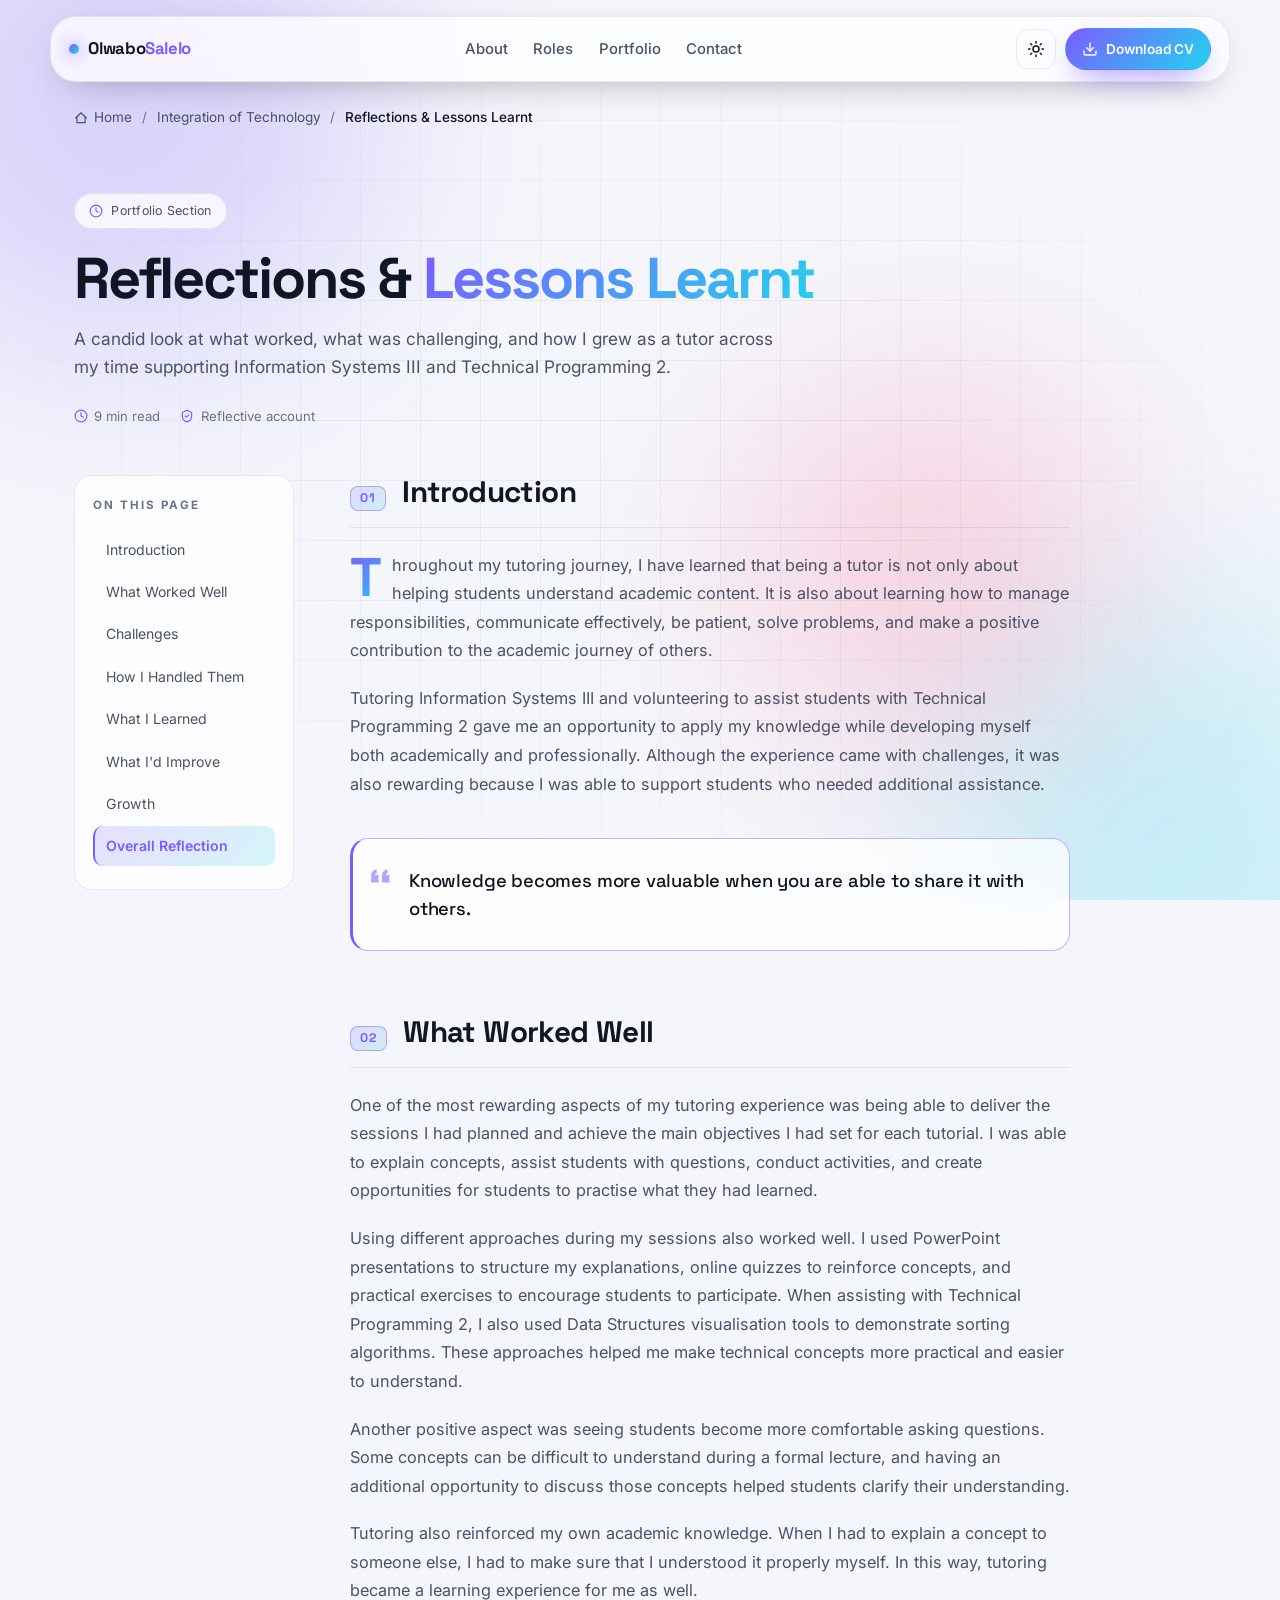
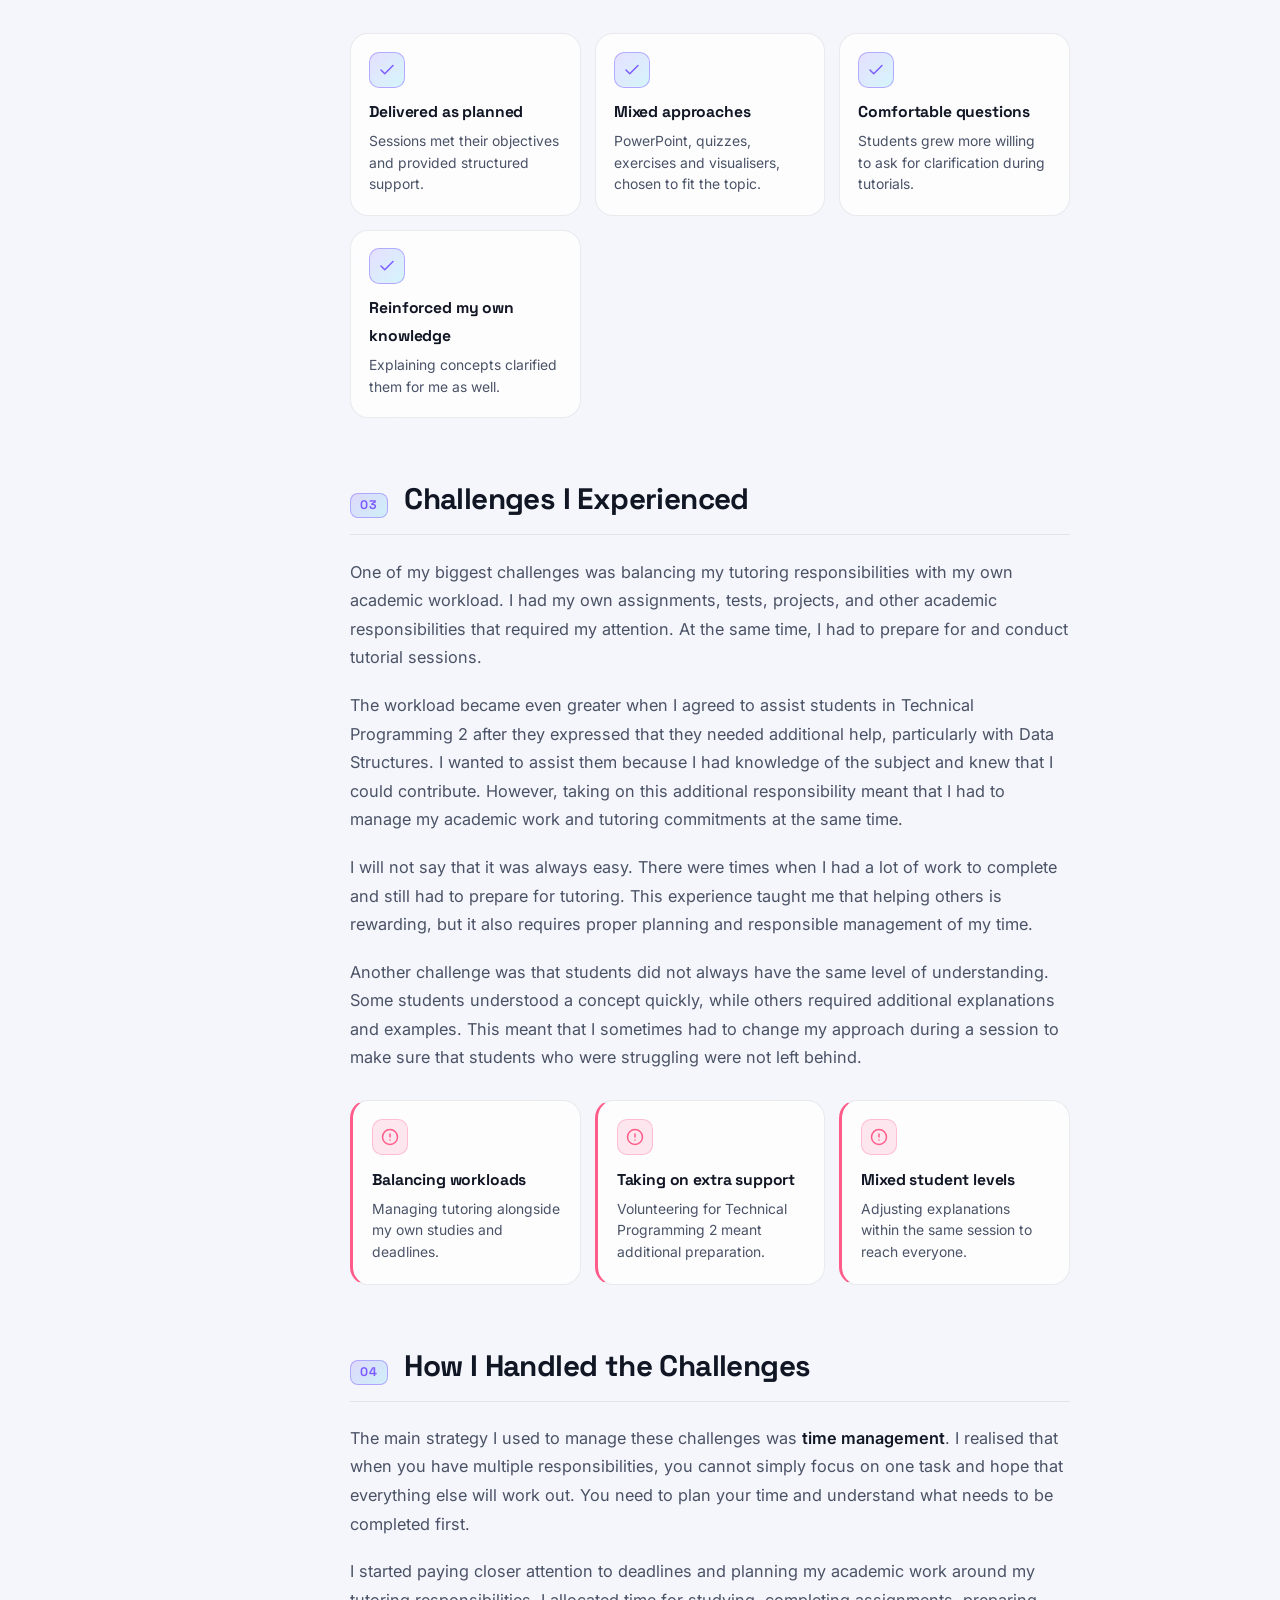
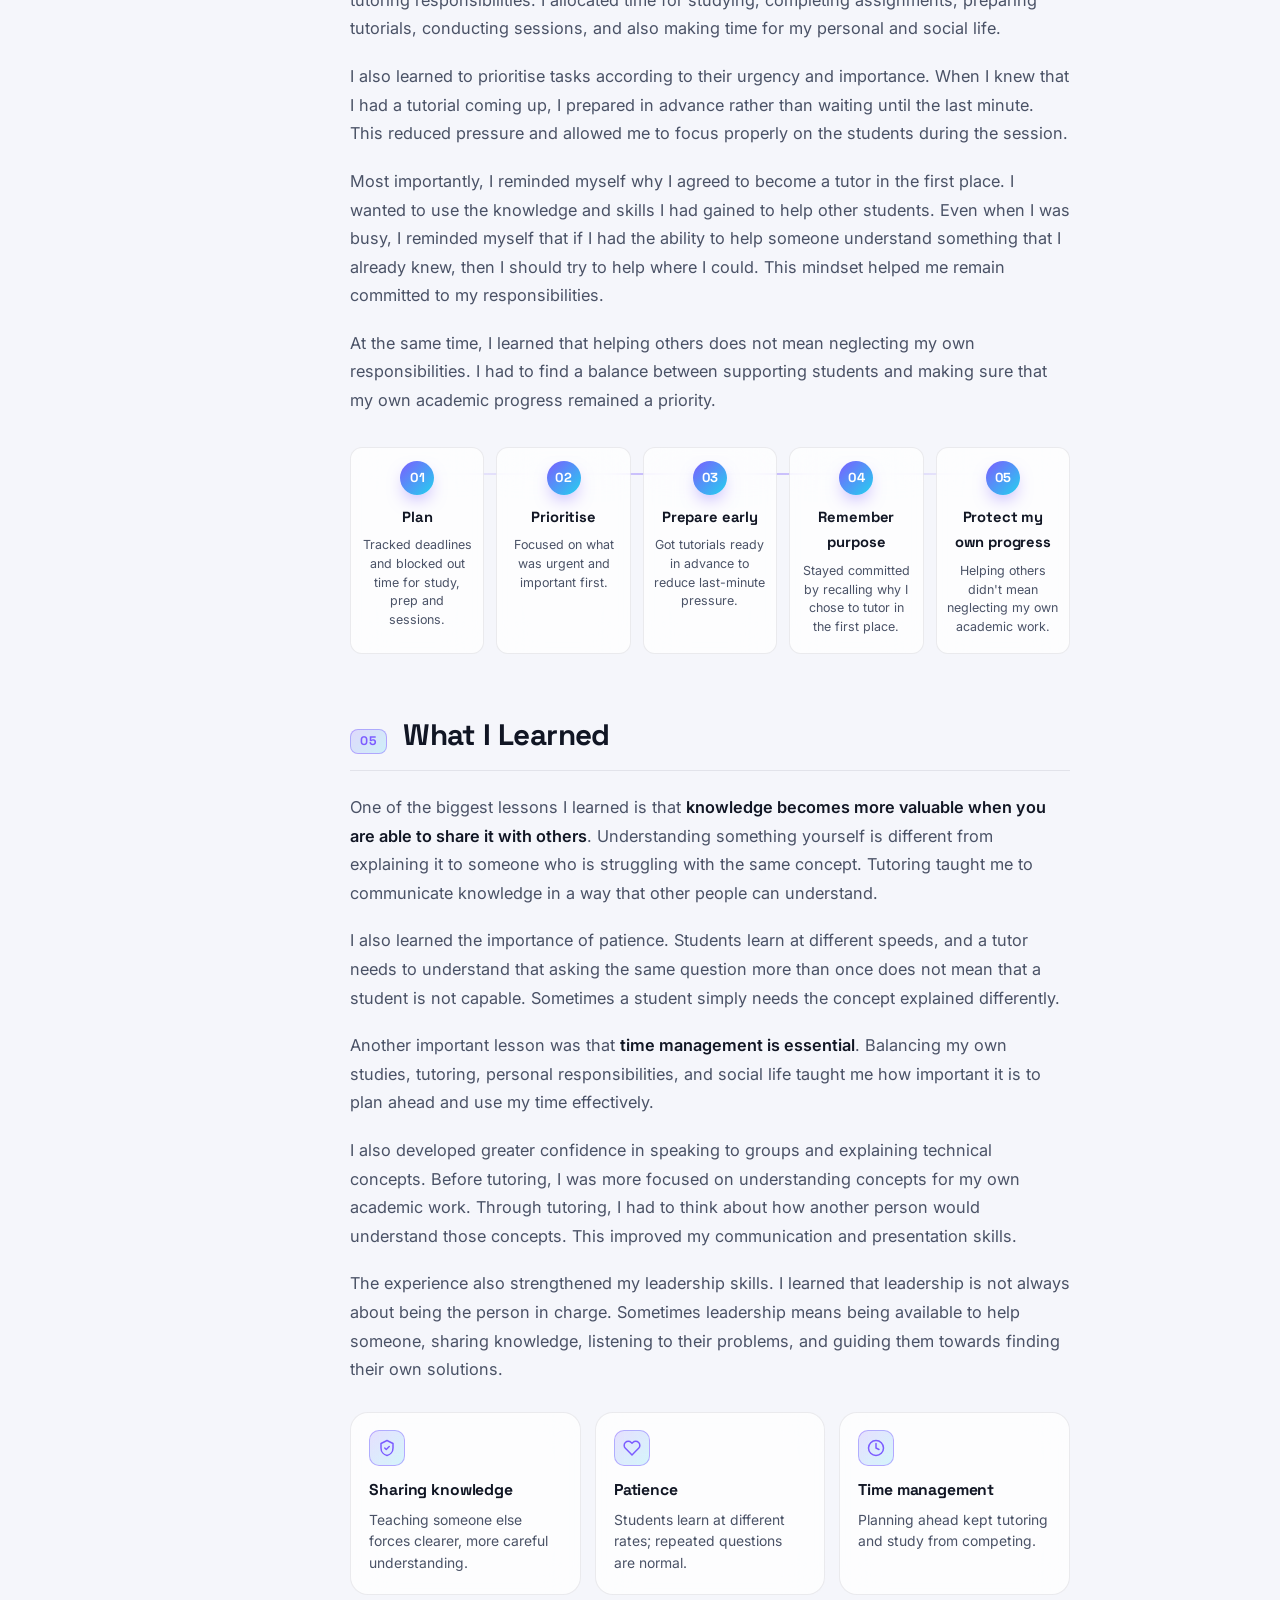
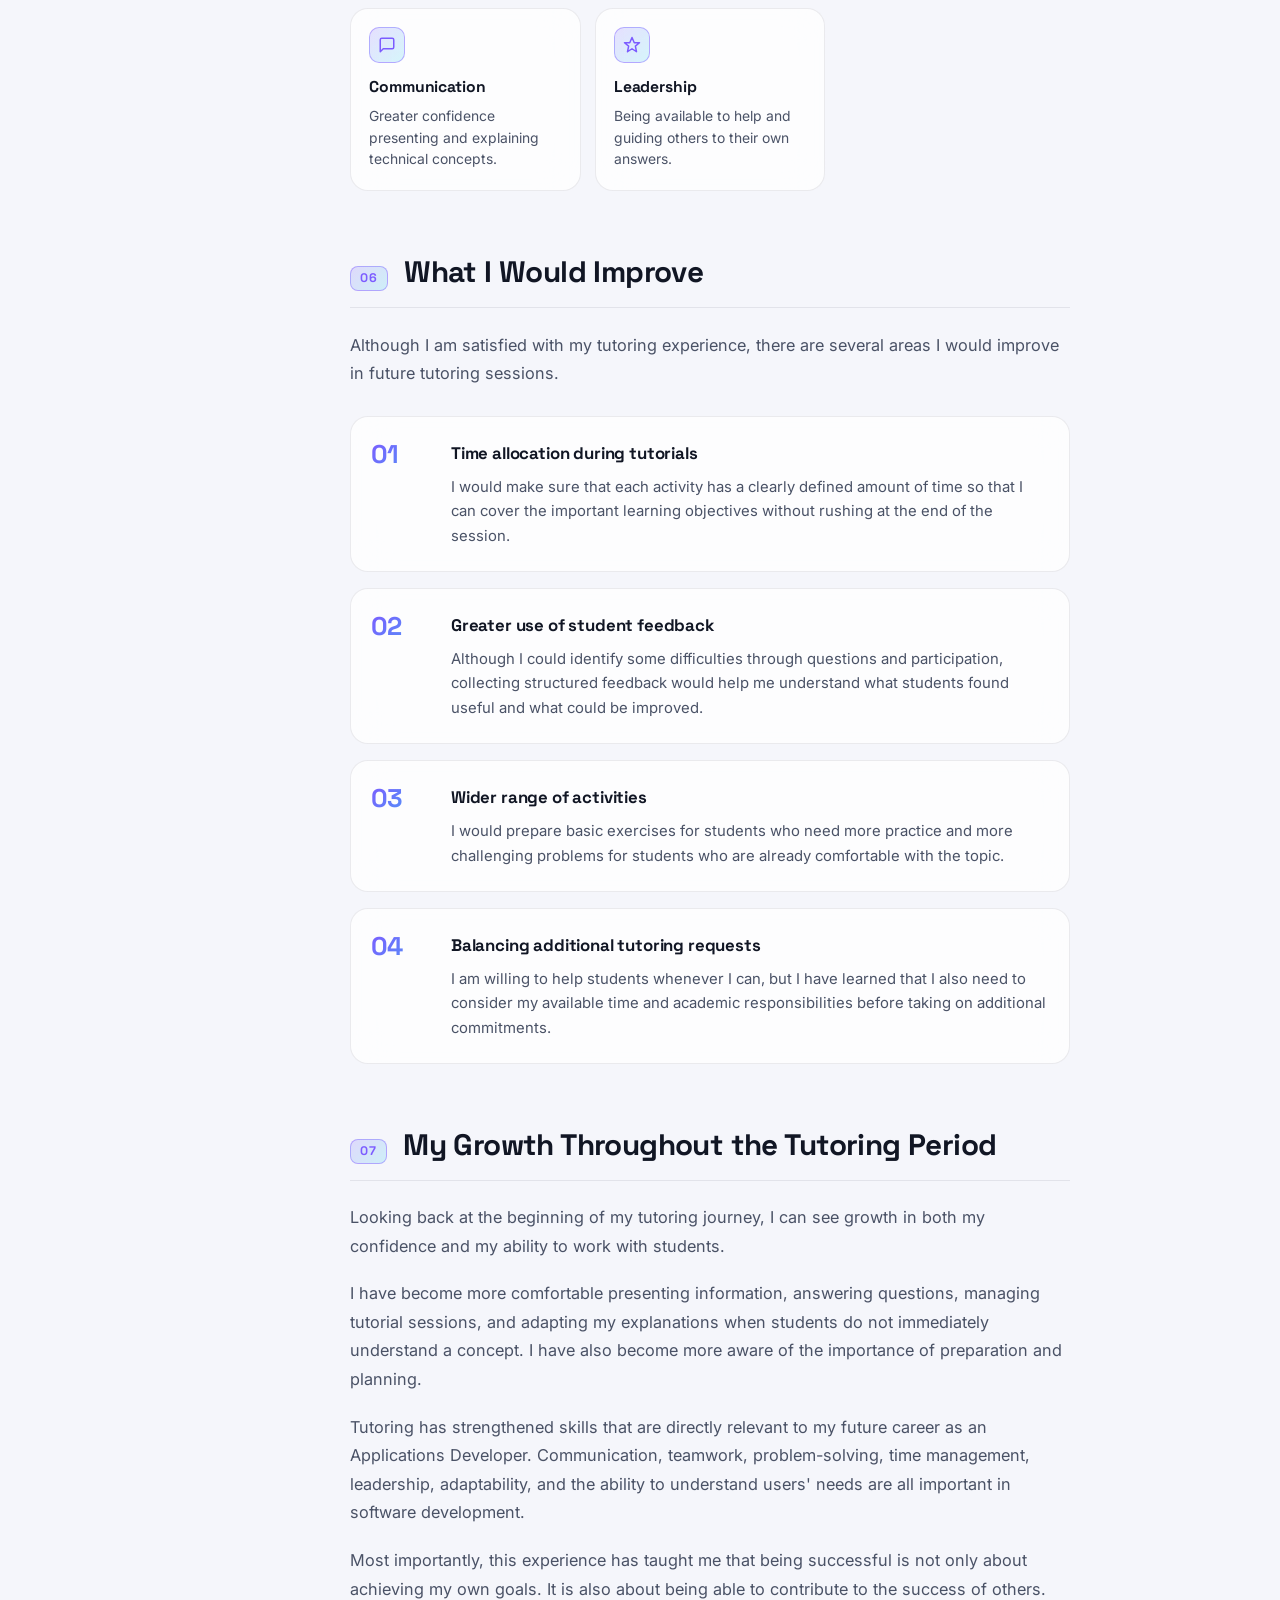
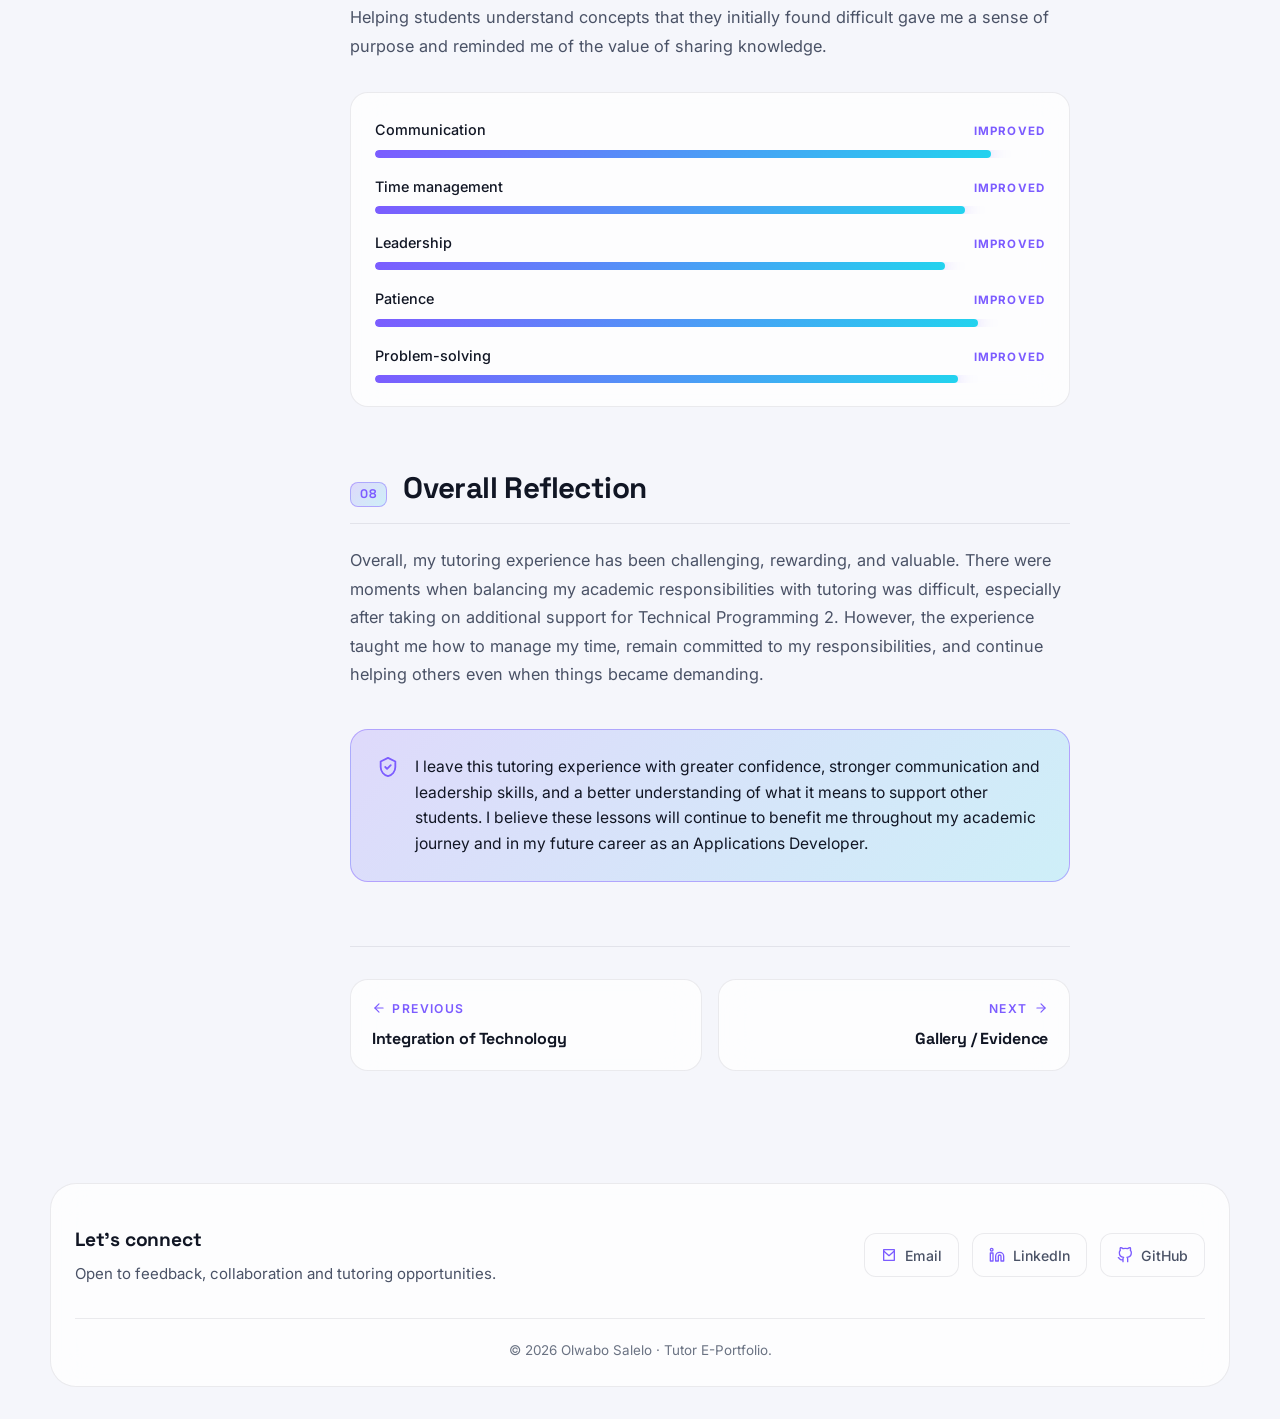
<file: pages/reflections.html>
<!DOCTYPE html>
<html lang="en" data-theme="dark">
<head>
  <meta charset="UTF-8" />
  <meta name="viewport" content="width=device-width, initial-scale=1.0" />
  <title>Reflections &amp; Lessons Learnt | Olwabo Salelo</title>
  <meta name="description" content="Reflections & Lessons Learnt — a reflective account of Olwabo Salelo's tutoring journey, challenges, growth and continuous improvement." />

  <link rel="preconnect" href="https://fonts.googleapis.com" />
  <link rel="preconnect" href="https://fonts.gstatic.com" crossorigin />
  <link href="https://fonts.googleapis.com/css2?family=Inter:wght@300;400;500;600;700;800&family=Space+Grotesk:wght@500;600;700&display=swap" rel="stylesheet" />

  <link rel="icon" href="../assets/icons/favicon.svg" type="image/svg+xml" />
  <link rel="stylesheet" href="../styles.css" />
  <link rel="stylesheet" href="pages.css" />
</head>
<body>
  <div class="bg-orbs" aria-hidden="true">
    <span class="orb orb-1"></span>
    <span class="orb orb-2"></span>
    <span class="orb orb-3"></span>
    <span class="grid-overlay"></span>
  </div>

  <header class="navbar">
    <a href="../index.html" class="brand" aria-label="Home">
      <span class="brand-dot"></span>
      <span>Olwabo<span class="accent">Salelo</span></span>
    </a>
    <nav class="nav-links" aria-label="Primary">
      <a href="../index.html#about">About</a>
      <a href="../index.html#roles">Roles</a>
      <a href="../index.html#portfolio">Portfolio</a>
      <a href="../index.html#contact">Contact</a>
    </nav>
    <div class="nav-actions">
      <button id="themeToggle" class="icon-btn" aria-label="Toggle theme" title="Toggle theme">
        <svg class="icon-sun" viewBox="0 0 24 24" width="18" height="18" fill="none" stroke="currentColor" stroke-width="2" stroke-linecap="round" stroke-linejoin="round">
          <circle cx="12" cy="12" r="4"/>
          <path d="M12 2v2M12 20v2M4.93 4.93l1.41 1.41M17.66 17.66l1.41 1.41M2 12h2M20 12h2M4.93 19.07l1.41-1.41M17.66 6.34l1.41-1.41"/>
        </svg>
        <svg class="icon-moon" viewBox="0 0 24 24" width="18" height="18" fill="none" stroke="currentColor" stroke-width="2" stroke-linecap="round" stroke-linejoin="round">
          <path d="M21 12.79A9 9 0 1 1 11.21 3 7 7 0 0 0 21 12.79z"/>
        </svg>
      </button>
       <a href="../assets/cv/Olwabo_Salelo_CV.pdf" class="btn btn-primary btn-sm" download>
          <svg viewBox="0 0 24 24" width="16" height="16" fill="none" stroke="currentColor" stroke-width="2" stroke-linecap="round" stroke-linejoin="round">
            <path d="M21 15v4a2 2 0 0 1-2 2H5a2 2 0 0 1-2-2v-4"/>
            <polyline points="7 10 12 15 17 10"/>
            <line x1="12" y1="15" x2="12" y2="3"/>
          </svg>
          <span class="btn-label">Download CV</span>
        </a>
    </div>
  </header>

  <nav class="breadcrumb" aria-label="Breadcrumb">
    <a href="../index.html">
      <svg viewBox="0 0 24 24" width="14" height="14" fill="none" stroke="currentColor" stroke-width="2" stroke-linecap="round" stroke-linejoin="round">
        <path d="M3 12l9-9 9 9"/>
        <path d="M5 10v10h14V10"/>
      </svg>
      Home
    </a>
    <span class="crumb-sep">/</span>
    <a href="technology.html">Integration of Technology</a>
    <span class="crumb-sep">/</span>
    <span class="crumb-current">Reflections &amp; Lessons Learnt</span>
  </nav>

  <section class="page-hero">
    <span class="pill">
      <svg viewBox="0 0 24 24" width="14" height="14" fill="none" stroke="currentColor" stroke-width="2" stroke-linecap="round" stroke-linejoin="round">
        <circle cx="12" cy="12" r="10"/>
        <path d="M12 6v6l4 2"/>
      </svg>
      Portfolio Section
    </span>

    <h1>Reflections &amp; <span class="gradient-text">Lessons Learnt</span></h1>

    <p class="page-lead">
      A candid look at what worked, what was challenging, and how I grew as a tutor
      across my time supporting Information Systems III and Technical Programming 2.
    </p>

    <div class="page-meta">
      <span>
        <svg viewBox="0 0 24 24" width="14" height="14" fill="none" stroke="currentColor" stroke-width="2" stroke-linecap="round" stroke-linejoin="round">
          <circle cx="12" cy="12" r="10"/>
          <path d="M12 6v6l4 2"/>
        </svg>
        9 min read
      </span>
      <span>
        <svg viewBox="0 0 24 24" width="14" height="14" fill="none" stroke="currentColor" stroke-width="2" stroke-linecap="round" stroke-linejoin="round">
          <path d="M12 2 4 6v6c0 5 3.5 9 8 10 4.5-1 8-5 8-10V6l-8-4z"/>
          <polyline points="9 12 11 14 15 10"/>
        </svg>
        Reflective account
      </span>
    </div>
  </section>

  <main class="page-layout">
    <!-- Sticky TOC -->
    <aside class="toc" aria-label="On this page">
      <p class="toc-title">On this page</p>
      <ul>
        <li><a href="#intro" class="toc-link">Introduction</a></li>
        <li><a href="#worked" class="toc-link">What Worked Well</a></li>
        <li><a href="#challenges" class="toc-link">Challenges</a></li>
        <li><a href="#handled" class="toc-link">How I Handled Them</a></li>
        <li><a href="#learned" class="toc-link">What I Learned</a></li>
        <li><a href="#improve" class="toc-link">What I'd Improve</a></li>
        <li><a href="#growth" class="toc-link">Growth</a></li>
        <li><a href="#overall" class="toc-link">Overall Reflection</a></li>
      </ul>
    </aside>

    <article class="prose">

      <section id="intro" class="prose-section">
        <h2 class="prose-h2">
          <span class="h2-num">01</span>
          Introduction
        </h2>

        <p>
          Throughout my tutoring journey, I have learned that being a tutor is not only
          about helping students understand academic content. It is also about learning
          how to manage responsibilities, communicate effectively, be patient, solve
          problems, and make a positive contribution to the academic journey of others.
        </p>

        <p>
          Tutoring Information Systems III and volunteering to assist students with
          Technical Programming 2 gave me an opportunity to apply my knowledge while
          developing myself both academically and professionally. Although the experience
          came with challenges, it was also rewarding because I was able to support
          students who needed additional assistance.
        </p>

        <figure class="pull-quote">
          <svg viewBox="0 0 24 24" width="26" height="26" fill="currentColor" aria-hidden="true">
            <path d="M7.17 6A5.17 5.17 0 0 0 2 11.17V18h6.83v-6.83H5.5A1.67 1.67 0 0 1 7.17 9.5V6Zm10 0A5.17 5.17 0 0 0 12 11.17V18h6.83v-6.83H15.5A1.67 1.67 0 0 1 17.17 9.5V6Z"/>
          </svg>
          <blockquote>
            Knowledge becomes more valuable when you are able to share it with others.
          </blockquote>
        </figure>
      </section>

      <section id="worked" class="prose-section">
        <h2 class="prose-h2">
          <span class="h2-num">02</span>
          What Worked Well
        </h2>

        <p>
          One of the most rewarding aspects of my tutoring experience was being able to
          deliver the sessions I had planned and achieve the main objectives I had set
          for each tutorial. I was able to explain concepts, assist students with
          questions, conduct activities, and create opportunities for students to
          practise what they had learned.
        </p>

        <p>
          Using different approaches during my sessions also worked well. I used
          PowerPoint presentations to structure my explanations, online quizzes to
          reinforce concepts, and practical exercises to encourage students to
          participate. When assisting with Technical Programming 2, I also used Data
          Structures visualisation tools to demonstrate sorting algorithms. These
          approaches helped me make technical concepts more practical and easier to
          understand.
        </p>

        <p>
          Another positive aspect was seeing students become more comfortable asking
          questions. Some concepts can be difficult to understand during a formal
          lecture, and having an additional opportunity to discuss those concepts helped
          students clarify their understanding.
        </p>

        <p>
          Tutoring also reinforced my own academic knowledge. When I had to explain a
          concept to someone else, I had to make sure that I understood it properly
          myself. In this way, tutoring became a learning experience for me as well.
        </p>

        <div class="win-grid">
          <div class="win-card">
            <div class="win-icon">
              <svg viewBox="0 0 24 24" width="18" height="18" fill="none" stroke="currentColor" stroke-width="2" stroke-linecap="round" stroke-linejoin="round">
                <polyline points="20 6 9 17 4 12"/>
              </svg>
            </div>
            <h4>Delivered as planned</h4>
            <p>Sessions met their objectives and provided structured support.</p>
          </div>

          <div class="win-card">
            <div class="win-icon">
              <svg viewBox="0 0 24 24" width="18" height="18" fill="none" stroke="currentColor" stroke-width="2" stroke-linecap="round" stroke-linejoin="round">
                <polyline points="20 6 9 17 4 12"/>
              </svg>
            </div>
            <h4>Mixed approaches</h4>
            <p>PowerPoint, quizzes, exercises and visualisers, chosen to fit the topic.</p>
          </div>

          <div class="win-card">
            <div class="win-icon">
              <svg viewBox="0 0 24 24" width="18" height="18" fill="none" stroke="currentColor" stroke-width="2" stroke-linecap="round" stroke-linejoin="round">
                <polyline points="20 6 9 17 4 12"/>
              </svg>
            </div>
            <h4>Comfortable questions</h4>
            <p>Students grew more willing to ask for clarification during tutorials.</p>
          </div>

          <div class="win-card">
            <div class="win-icon">
              <svg viewBox="0 0 24 24" width="18" height="18" fill="none" stroke="currentColor" stroke-width="2" stroke-linecap="round" stroke-linejoin="round">
                <polyline points="20 6 9 17 4 12"/>
              </svg>
            </div>
            <h4>Reinforced my own knowledge</h4>
            <p>Explaining concepts clarified them for me as well.</p>
          </div>
        </div>
      </section>

      <section id="challenges" class="prose-section">
        <h2 class="prose-h2">
          <span class="h2-num">03</span>
          Challenges I Experienced
        </h2>

        <p>
          One of my biggest challenges was balancing my tutoring responsibilities with
          my own academic workload. I had my own assignments, tests, projects, and other
          academic responsibilities that required my attention. At the same time, I had
          to prepare for and conduct tutorial sessions.
        </p>

        <p>
          The workload became even greater when I agreed to assist students in Technical
          Programming 2 after they expressed that they needed additional help,
          particularly with Data Structures. I wanted to assist them because I had
          knowledge of the subject and knew that I could contribute. However, taking on
          this additional responsibility meant that I had to manage my academic work and
          tutoring commitments at the same time.
        </p>

        <p>
          I will not say that it was always easy. There were times when I had a lot of
          work to complete and still had to prepare for tutoring. This experience taught
          me that helping others is rewarding, but it also requires proper planning and
          responsible management of my time.
        </p>

        <p>
          Another challenge was that students did not always have the same level of
          understanding. Some students understood a concept quickly, while others
          required additional explanations and examples. This meant that I sometimes had
          to change my approach during a session to make sure that students who were
          struggling were not left behind.
        </p>

        <div class="challenge-grid">
          <div class="challenge-card">
            <div class="challenge-icon">
              <svg viewBox="0 0 24 24" width="18" height="18" fill="none" stroke="currentColor" stroke-width="2" stroke-linecap="round" stroke-linejoin="round">
                <circle cx="12" cy="12" r="10"/>
                <line x1="12" y1="8" x2="12" y2="12"/>
                <line x1="12" y1="16" x2="12.01" y2="16"/>
              </svg>
            </div>
            <h4>Balancing workloads</h4>
            <p>Managing tutoring alongside my own studies and deadlines.</p>
          </div>

          <div class="challenge-card">
            <div class="challenge-icon">
              <svg viewBox="0 0 24 24" width="18" height="18" fill="none" stroke="currentColor" stroke-width="2" stroke-linecap="round" stroke-linejoin="round">
                <circle cx="12" cy="12" r="10"/>
                <line x1="12" y1="8" x2="12" y2="12"/>
                <line x1="12" y1="16" x2="12.01" y2="16"/>
              </svg>
            </div>
            <h4>Taking on extra support</h4>
            <p>Volunteering for Technical Programming 2 meant additional preparation.</p>
          </div>

          <div class="challenge-card">
            <div class="challenge-icon">
              <svg viewBox="0 0 24 24" width="18" height="18" fill="none" stroke="currentColor" stroke-width="2" stroke-linecap="round" stroke-linejoin="round">
                <circle cx="12" cy="12" r="10"/>
                <line x1="12" y1="8" x2="12" y2="12"/>
                <line x1="12" y1="16" x2="12.01" y2="16"/>
              </svg>
            </div>
            <h4>Mixed student levels</h4>
            <p>Adjusting explanations within the same session to reach everyone.</p>
          </div>
        </div>
      </section>

      <section id="handled" class="prose-section">
        <h2 class="prose-h2">
          <span class="h2-num">04</span>
          How I Handled the Challenges
        </h2>

        <p>
          The main strategy I used to manage these challenges was <strong>time
          management</strong>. I realised that when you have multiple responsibilities,
          you cannot simply focus on one task and hope that everything else will work
          out. You need to plan your time and understand what needs to be completed
          first.
        </p>

        <p>
          I started paying closer attention to deadlines and planning my academic work
          around my tutoring responsibilities. I allocated time for studying, completing
          assignments, preparing tutorials, conducting sessions, and also making time for
          my personal and social life.
        </p>

        <p>
          I also learned to prioritise tasks according to their urgency and importance.
          When I knew that I had a tutorial coming up, I prepared in advance rather than
          waiting until the last minute. This reduced pressure and allowed me to focus
          properly on the students during the session.
        </p>

        <p>
          Most importantly, I reminded myself why I agreed to become a tutor in the first
          place. I wanted to use the knowledge and skills I had gained to help other
          students. Even when I was busy, I reminded myself that if I had the ability to
          help someone understand something that I already knew, then I should try to
          help where I could. This mindset helped me remain committed to my
          responsibilities.
        </p>

        <p>
          At the same time, I learned that helping others does not mean neglecting my own
          responsibilities. I had to find a balance between supporting students and
          making sure that my own academic progress remained a priority.
        </p>

        <div class="handling-flow">
          <div class="handling-step">
            <span class="handling-num">01</span>
            <h4>Plan</h4>
            <p>Tracked deadlines and blocked out time for study, prep and sessions.</p>
          </div>
          <div class="handling-step">
            <span class="handling-num">02</span>
            <h4>Prioritise</h4>
            <p>Focused on what was urgent and important first.</p>
          </div>
          <div class="handling-step">
            <span class="handling-num">03</span>
            <h4>Prepare early</h4>
            <p>Got tutorials ready in advance to reduce last-minute pressure.</p>
          </div>
          <div class="handling-step">
            <span class="handling-num">04</span>
            <h4>Remember purpose</h4>
            <p>Stayed committed by recalling why I chose to tutor in the first place.</p>
          </div>
          <div class="handling-step">
            <span class="handling-num">05</span>
            <h4>Protect my own progress</h4>
            <p>Helping others didn't mean neglecting my own academic work.</p>
          </div>
        </div>
      </section>

      <section id="learned" class="prose-section">
        <h2 class="prose-h2">
          <span class="h2-num">05</span>
          What I Learned
        </h2>

        <p>
          One of the biggest lessons I learned is that <strong>knowledge becomes more
          valuable when you are able to share it with others</strong>. Understanding
          something yourself is different from explaining it to someone who is struggling
          with the same concept. Tutoring taught me to communicate knowledge in a way
          that other people can understand.
        </p>

        <p>
          I also learned the importance of patience. Students learn at different speeds,
          and a tutor needs to understand that asking the same question more than once
          does not mean that a student is not capable. Sometimes a student simply needs
          the concept explained differently.
        </p>

        <p>
          Another important lesson was that <strong>time management is essential</strong>.
          Balancing my own studies, tutoring, personal responsibilities, and social life
          taught me how important it is to plan ahead and use my time effectively.
        </p>

        <p>
          I also developed greater confidence in speaking to groups and explaining
          technical concepts. Before tutoring, I was more focused on understanding
          concepts for my own academic work. Through tutoring, I had to think about how
          another person would understand those concepts. This improved my communication
          and presentation skills.
        </p>

        <p>
          The experience also strengthened my leadership skills. I learned that
          leadership is not always about being the person in charge. Sometimes leadership
          means being available to help someone, sharing knowledge, listening to their
          problems, and guiding them towards finding their own solutions.
        </p>

        <div class="lesson-grid">
          <div class="lesson-card">
            <div class="lesson-icon">
              <svg viewBox="0 0 24 24" width="18" height="18" fill="none" stroke="currentColor" stroke-width="2" stroke-linecap="round" stroke-linejoin="round">
                <path d="M12 2 4 6v6c0 5 3.5 9 8 10 4.5-1 8-5 8-10V6l-8-4z"/>
                <polyline points="9 12 11 14 15 10"/>
              </svg>
            </div>
            <h4>Sharing knowledge</h4>
            <p>Teaching someone else forces clearer, more careful understanding.</p>
          </div>

          <div class="lesson-card">
            <div class="lesson-icon">
              <svg viewBox="0 0 24 24" width="18" height="18" fill="none" stroke="currentColor" stroke-width="2" stroke-linecap="round" stroke-linejoin="round">
                <path d="M20.84 4.61a5.5 5.5 0 0 0-7.78 0L12 5.67l-1.06-1.06a5.5 5.5 0 0 0-7.78 7.78l1.06 1.06L12 21.23l7.78-7.78 1.06-1.06a5.5 5.5 0 0 0 0-7.78z"/>
              </svg>
            </div>
            <h4>Patience</h4>
            <p>Students learn at different rates; repeated questions are normal.</p>
          </div>

          <div class="lesson-card">
            <div class="lesson-icon">
              <svg viewBox="0 0 24 24" width="18" height="18" fill="none" stroke="currentColor" stroke-width="2" stroke-linecap="round" stroke-linejoin="round">
                <circle cx="12" cy="12" r="10"/>
                <polyline points="12 6 12 12 16 14"/>
              </svg>
            </div>
            <h4>Time management</h4>
            <p>Planning ahead kept tutoring and study from competing.</p>
          </div>

          <div class="lesson-card">
            <div class="lesson-icon">
              <svg viewBox="0 0 24 24" width="18" height="18" fill="none" stroke="currentColor" stroke-width="2" stroke-linecap="round" stroke-linejoin="round">
                <path d="M21 15a2 2 0 0 1-2 2H7l-4 4V5a2 2 0 0 1 2-2h14a2 2 0 0 1 2 2z"/>
              </svg>
            </div>
            <h4>Communication</h4>
            <p>Greater confidence presenting and explaining technical concepts.</p>
          </div>

          <div class="lesson-card">
            <div class="lesson-icon">
              <svg viewBox="0 0 24 24" width="18" height="18" fill="none" stroke="currentColor" stroke-width="2" stroke-linecap="round" stroke-linejoin="round">
                <path d="M12 2l3 7h7l-5.5 4.5L18 21l-6-4-6 4 1.5-7.5L2 9h7z"/>
              </svg>
            </div>
            <h4>Leadership</h4>
            <p>Being available to help and guiding others to their own answers.</p>
          </div>
        </div>
      </section>

      <section id="improve" class="prose-section">
        <h2 class="prose-h2">
          <span class="h2-num">06</span>
          What I Would Improve
        </h2>

        <p>
          Although I am satisfied with my tutoring experience, there are several areas I
          would improve in future tutoring sessions.
        </p>

        <div class="improve-list">
          <div class="improve-item">
            <div class="improve-num">01</div>
            <div class="improve-body">
              <h3>Time allocation during tutorials</h3>
              <p>
                I would make sure that each activity has a clearly defined amount of time
                so that I can cover the important learning objectives without rushing at
                the end of the session.
              </p>
            </div>
          </div>

          <div class="improve-item">
            <div class="improve-num">02</div>
            <div class="improve-body">
              <h3>Greater use of student feedback</h3>
              <p>
                Although I could identify some difficulties through questions and
                participation, collecting structured feedback would help me understand
                what students found useful and what could be improved.
              </p>
            </div>
          </div>

          <div class="improve-item">
            <div class="improve-num">03</div>
            <div class="improve-body">
              <h3>Wider range of activities</h3>
              <p>
                I would prepare basic exercises for students who need more practice and
                more challenging problems for students who are already comfortable with
                the topic.
              </p>
            </div>
          </div>

          <div class="improve-item">
            <div class="improve-num">04</div>
            <div class="improve-body">
              <h3>Balancing additional tutoring requests</h3>
              <p>
                I am willing to help students whenever I can, but I have learned that I
                also need to consider my available time and academic responsibilities
                before taking on additional commitments.
              </p>
            </div>
          </div>
        </div>
      </section>

      <section id="growth" class="prose-section">
        <h2 class="prose-h2">
          <span class="h2-num">07</span>
          My Growth Throughout the Tutoring Period
        </h2>

        <p>
          Looking back at the beginning of my tutoring journey, I can see growth in both
          my confidence and my ability to work with students.
        </p>

        <p>
          I have become more comfortable presenting information, answering questions,
          managing tutorial sessions, and adapting my explanations when students do not
          immediately understand a concept. I have also become more aware of the
          importance of preparation and planning.
        </p>

        <p>
          Tutoring has strengthened skills that are directly relevant to my future
          career as an Applications Developer. Communication, teamwork, problem-solving,
          time management, leadership, adaptability, and the ability to understand users'
          needs are all important in software development.
        </p>

        <p>
          Most importantly, this experience has taught me that being successful is not
          only about achieving my own goals. It is also about being able to contribute to
          the success of others. Helping students understand concepts that they initially
          found difficult gave me a sense of purpose and reminded me of the value of
          sharing knowledge.
        </p>

        <div class="skill-bars">
          <div class="skill-bar">
            <div class="skill-bar-head">
              <span>Communication</span>
              <span class="skill-bar-value">Improved</span>
            </div>
            <div class="skill-bar-track"><span style="width: 92%"></span></div>
          </div>
          <div class="skill-bar">
            <div class="skill-bar-head">
              <span>Time management</span>
              <span class="skill-bar-value">Improved</span>
            </div>
            <div class="skill-bar-track"><span style="width: 88%"></span></div>
          </div>
          <div class="skill-bar">
            <div class="skill-bar-head">
              <span>Leadership</span>
              <span class="skill-bar-value">Improved</span>
            </div>
            <div class="skill-bar-track"><span style="width: 85%"></span></div>
          </div>
          <div class="skill-bar">
            <div class="skill-bar-head">
              <span>Patience</span>
              <span class="skill-bar-value">Improved</span>
            </div>
            <div class="skill-bar-track"><span style="width: 90%"></span></div>
          </div>
          <div class="skill-bar">
            <div class="skill-bar-head">
              <span>Problem-solving</span>
              <span class="skill-bar-value">Improved</span>
            </div>
            <div class="skill-bar-track"><span style="width: 87%"></span></div>
          </div>
        </div>
      </section>

      <section id="overall" class="prose-section">
        <h2 class="prose-h2">
          <span class="h2-num">08</span>
          Overall Reflection
        </h2>

        <p>
          Overall, my tutoring experience has been challenging, rewarding, and valuable.
          There were moments when balancing my academic responsibilities with tutoring
          was difficult, especially after taking on additional support for Technical
          Programming 2. However, the experience taught me how to manage my time, remain
          committed to my responsibilities, and continue helping others even when things
          became demanding.
        </p>

        <div class="closing-note">
          <svg viewBox="0 0 24 24" width="22" height="22" fill="none" stroke="currentColor" stroke-width="2" stroke-linecap="round" stroke-linejoin="round">
            <path d="M12 2 4 6v6c0 5 3.5 9 8 10 4.5-1 8-5 8-10V6l-8-4z"/>
            <polyline points="9 12 11 14 15 10"/>
          </svg>
          <p>
            I leave this tutoring experience with greater confidence, stronger
            communication and leadership skills, and a better understanding of what it
            means to support other students. I believe these lessons will continue to
            benefit me throughout my academic journey and in my future career as an
            Applications Developer.
          </p>
        </div>
      </section>

      <nav class="page-nav" aria-label="Portfolio navigation">
        <a href="technology.html" class="page-nav-link page-nav-prev">
          <span class="page-nav-dir">
            <svg viewBox="0 0 24 24" width="14" height="14" fill="none" stroke="currentColor" stroke-width="2" stroke-linecap="round" stroke-linejoin="round">
              <line x1="19" y1="12" x2="5" y2="12"/>
              <polyline points="12 19 5 12 12 5"/>
            </svg>
            Previous
          </span>
          <strong>Integration of Technology</strong>
        </a>
        <a href="gallery.html" class="page-nav-link page-nav-next">
          <span class="page-nav-dir">
            Next
            <svg viewBox="0 0 24 24" width="14" height="14" fill="none" stroke="currentColor" stroke-width="2" stroke-linecap="round" stroke-linejoin="round">
              <line x1="5" y1="12" x2="19" y2="12"/>
              <polyline points="12 5 19 12 12 19"/>
            </svg>
          </span>
          <strong>Gallery / Evidence</strong>
        </a>
      </nav>
    </article>
  </main>

    <footer id="contact" class="footer">
    <div class="footer-inner">
      <div>
        <h3>Let's connect</h3>
        <p>Open to feedback, collaboration and tutoring opportunities.</p>
      </div>
      <div class="footer-links">
        <a href="saleloolwabo99@gmail.com">
          <svg viewBox="0 0 24 24" width="16" height="16" fill="none" stroke="currentColor" stroke-width="2" stroke-linecap="round" stroke-linejoin="round">
            <path d="M4 4h16v16H4z"/>
            <polyline points="4 6 12 13 20 6"/>
          </svg>
          Email
        </a>
        <a href="www.linkedin.com/in/olwabo-salelo-0a4a72297" target="_blank" rel="noopener">
          <svg viewBox="0 0 24 24" width="16" height="16" fill="none" stroke="currentColor" stroke-width="2" stroke-linecap="round" stroke-linejoin="round">
            <path d="M16 8a6 6 0 0 1 6 6v7h-4v-7a2 2 0 0 0-4 0v7h-4v-7a6 6 0 0 1 6-6z"/>
            <rect x="2" y="9" width="4" height="12"/>
            <circle cx="4" cy="4" r="2"/>
          </svg>
          LinkedIn
        </a>
        <a href="https://github.com/Olwabo?tab=repositories" target="_blank" rel="noopener">
          <svg viewBox="0 0 24 24" width="16" height="16" fill="none" stroke="currentColor" stroke-width="2" stroke-linecap="round" stroke-linejoin="round">
            <path d="M9 19c-5 1.5-5-2.5-7-3m14 6v-3.87a3.37 3.37 0 0 0-.94-2.61c3.14-.35 6.44-1.54 6.44-7A5.44 5.44 0 0 0 20 4.77 5.07 5.07 0 0 0 19.91 1S18.73.65 16 2.48a13.38 13.38 0 0 0-7 0C6.27.65 5.09 1 5.09 1A5.07 5.07 0 0 0 5 4.77a5.44 5.44 0 0 0-1.5 3.78c0 5.42 3.3 6.61 6.44 7A3.37 3.37 0 0 0 9 18.13V22"/>
          </svg>
          GitHub
        </a>
      </div>
    </div>
    <p class="copyright">
           &copy; <span id="year"></span> Olwabo Salelo · Tutor E-Portfolio.
    </p>
  </footer>

  <script src="../script.js"></script>
  <script src="pages.js"></script>
</body>
</html>
</file>
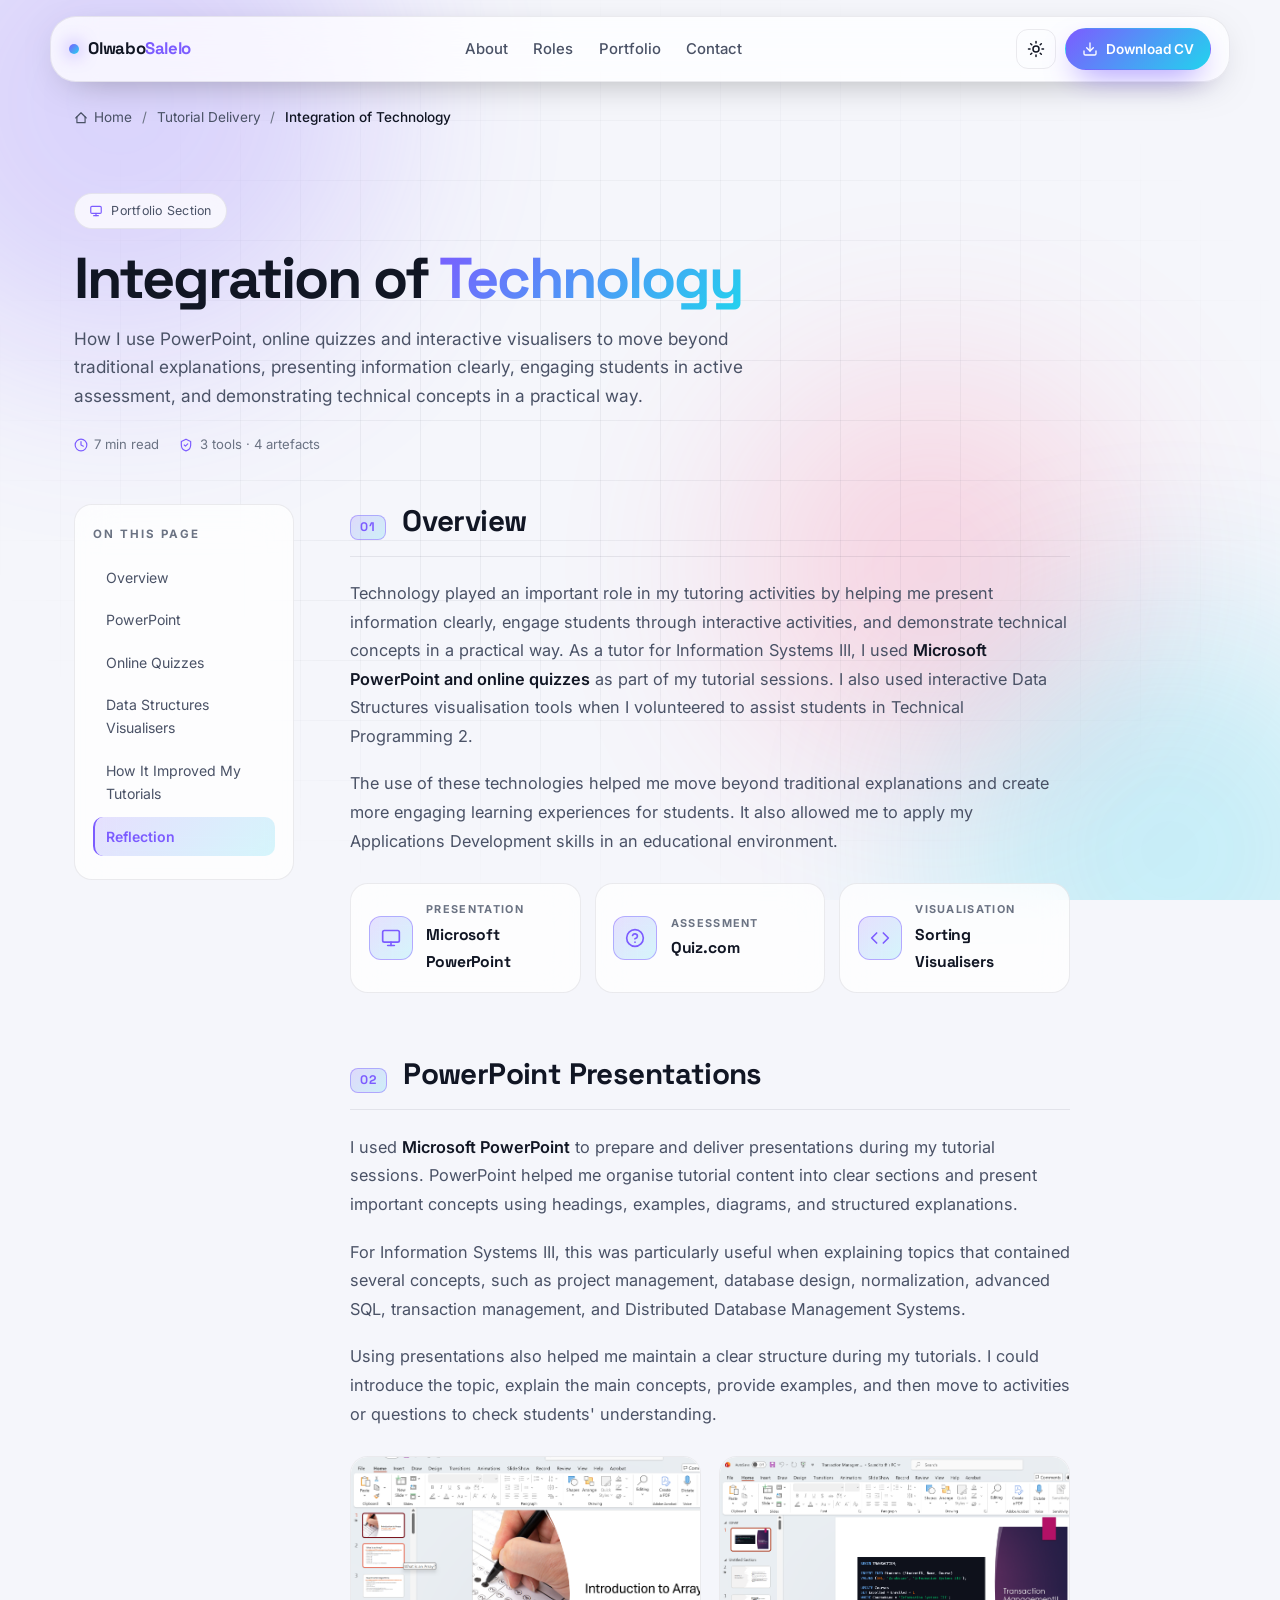
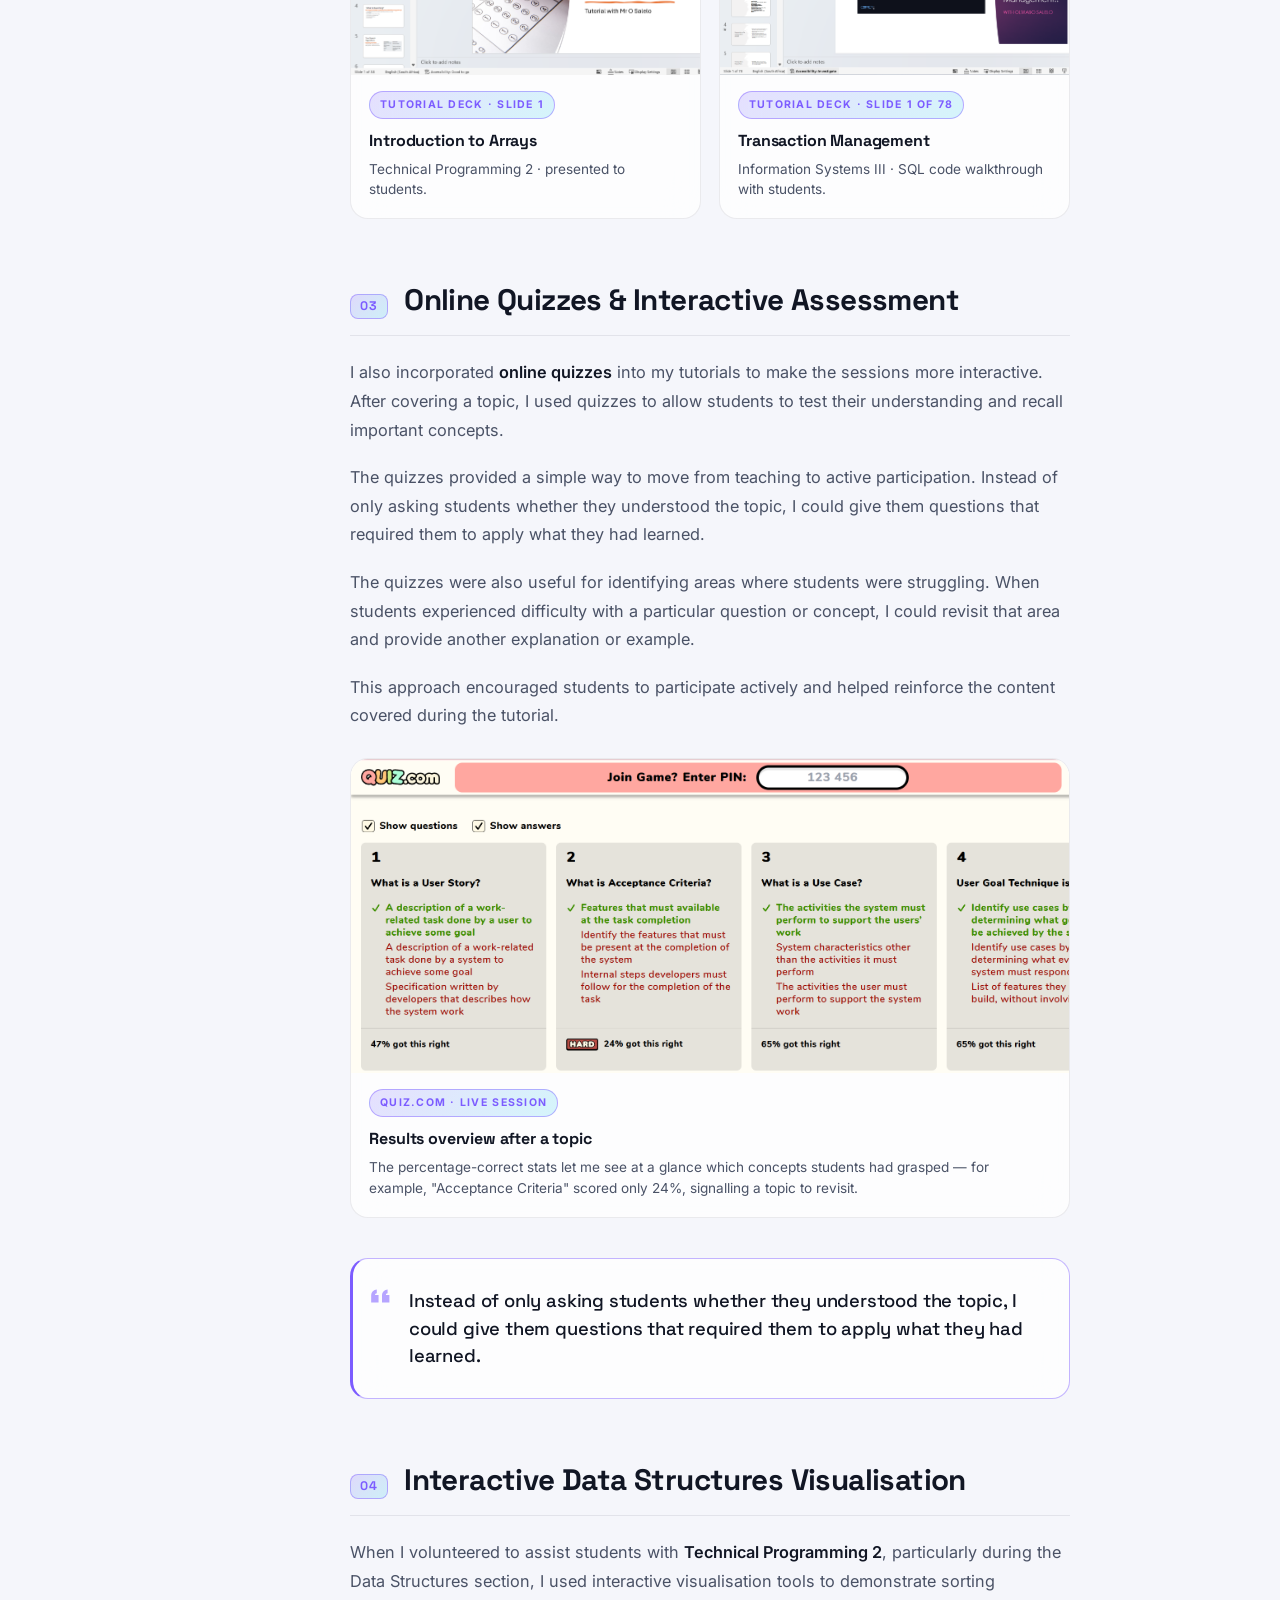
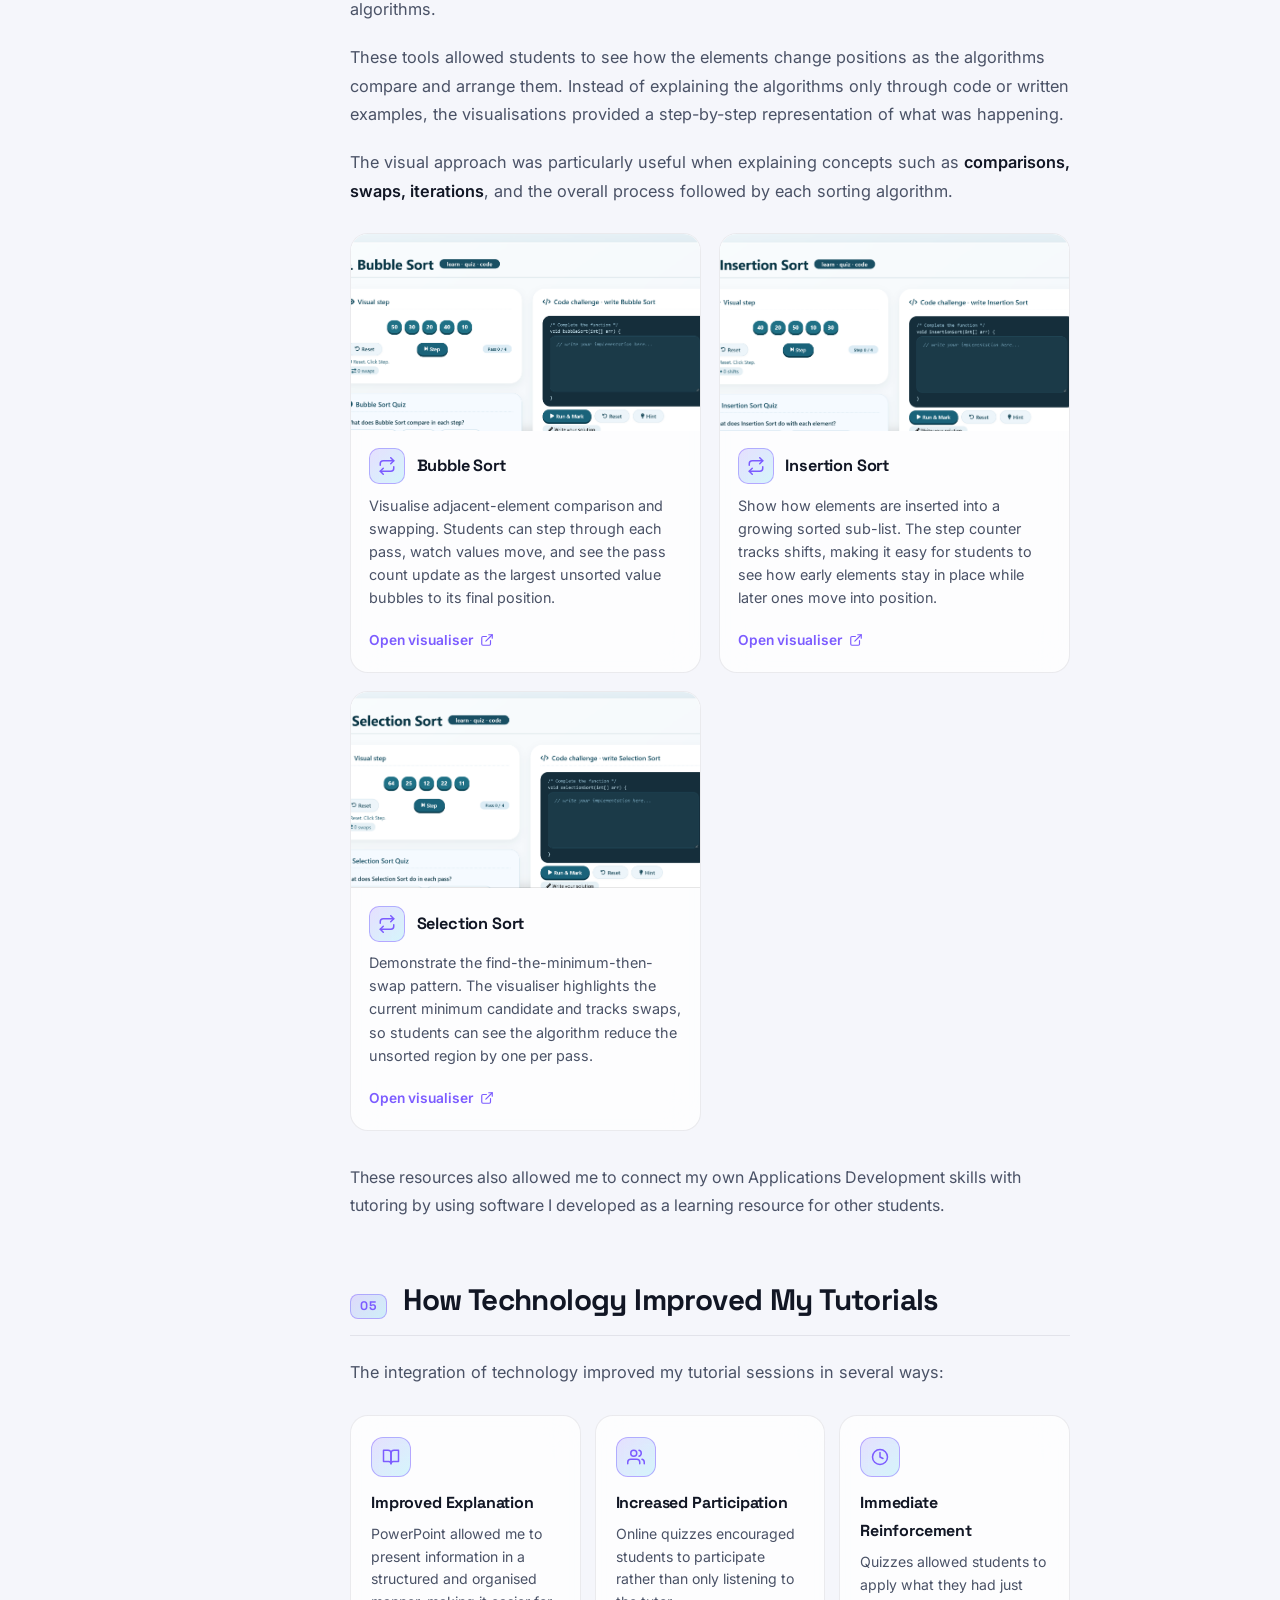
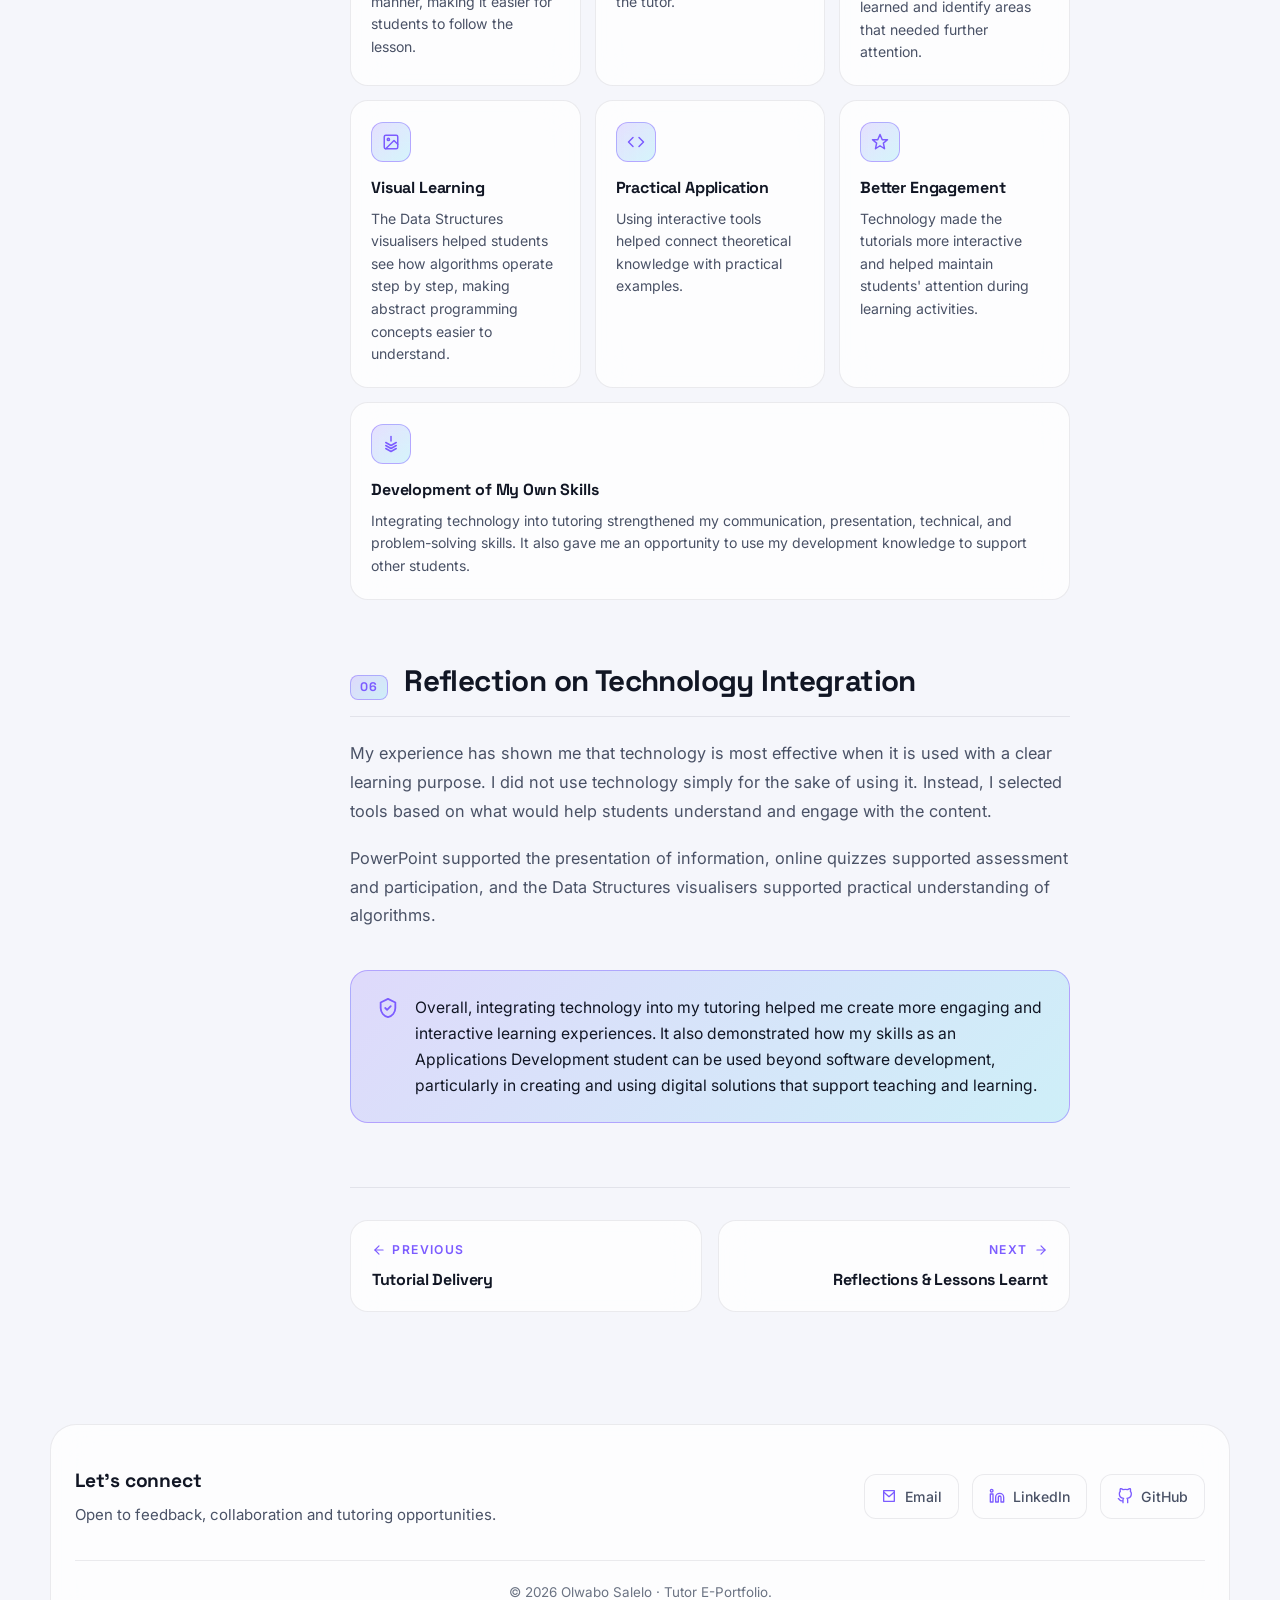
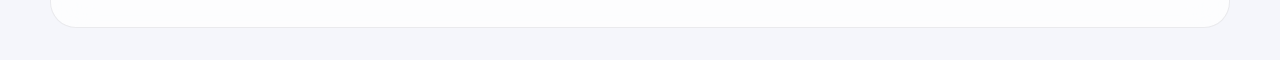
<file: pages/technology.html>
<!DOCTYPE html>
<html lang="en" data-theme="dark">
<head>
  <meta charset="UTF-8" />
  <meta name="viewport" content="width=device-width, initial-scale=1.0" />
  <title>Integration of Technology | Olwabo Salelo</title>
  <meta name="description" content="Integration of Technology — how Olwabo Salelo uses PowerPoint, Quiz.com and interactive visualisers to support tutorial delivery." />

  <link rel="preconnect" href="https://fonts.googleapis.com" />
  <link rel="preconnect" href="https://fonts.gstatic.com" crossorigin />
  <link href="https://fonts.googleapis.com/css2?family=Inter:wght@300;400;500;600;700;800&family=Space+Grotesk:wght@500;600;700&display=swap" rel="stylesheet" />

  <link rel="icon" href="../assets/icons/favicon.svg" type="image/svg+xml" />
  <link rel="stylesheet" href="../styles.css" />
  <link rel="stylesheet" href="pages.css" />
</head>
<body>
  <div class="bg-orbs" aria-hidden="true">
    <span class="orb orb-1"></span>
    <span class="orb orb-2"></span>
    <span class="orb orb-3"></span>
    <span class="grid-overlay"></span>
  </div>

  <header class="navbar">
    <a href="../index.html" class="brand" aria-label="Home">
      <span class="brand-dot"></span>
      <span>Olwabo<span class="accent">Salelo</span></span>
    </a>
    <nav class="nav-links" aria-label="Primary">
      <a href="../index.html#about">About</a>
      <a href="../index.html#roles">Roles</a>
      <a href="../index.html#portfolio">Portfolio</a>
      <a href="../index.html#contact">Contact</a>
    </nav>
    <div class="nav-actions">
      <button id="themeToggle" class="icon-btn" aria-label="Toggle theme" title="Toggle theme">
        <svg class="icon-sun" viewBox="0 0 24 24" width="18" height="18" fill="none" stroke="currentColor" stroke-width="2" stroke-linecap="round" stroke-linejoin="round">
          <circle cx="12" cy="12" r="4"/>
          <path d="M12 2v2M12 20v2M4.93 4.93l1.41 1.41M17.66 17.66l1.41 1.41M2 12h2M20 12h2M4.93 19.07l1.41-1.41M17.66 6.34l1.41-1.41"/>
        </svg>
        <svg class="icon-moon" viewBox="0 0 24 24" width="18" height="18" fill="none" stroke="currentColor" stroke-width="2" stroke-linecap="round" stroke-linejoin="round">
          <path d="M21 12.79A9 9 0 1 1 11.21 3 7 7 0 0 0 21 12.79z"/>
        </svg>
      </button>
       <a href="../assets/cv/Olwabo_Salelo_CV.pdf" class="btn btn-primary btn-sm" download>
          <svg viewBox="0 0 24 24" width="16" height="16" fill="none" stroke="currentColor" stroke-width="2" stroke-linecap="round" stroke-linejoin="round">
            <path d="M21 15v4a2 2 0 0 1-2 2H5a2 2 0 0 1-2-2v-4"/>
            <polyline points="7 10 12 15 17 10"/>
            <line x1="12" y1="15" x2="12" y2="3"/>
          </svg>
          <span class="btn-label">Download CV</span>
        </a>
    </div>
  </header>

  <nav class="breadcrumb" aria-label="Breadcrumb">
    <a href="../index.html">
      <svg viewBox="0 0 24 24" width="14" height="14" fill="none" stroke="currentColor" stroke-width="2" stroke-linecap="round" stroke-linejoin="round">
        <path d="M3 12l9-9 9 9"/>
        <path d="M5 10v10h14V10"/>
      </svg>
      Home
    </a>
    <span class="crumb-sep">/</span>
    <a href="tutorial-delivery.html">Tutorial Delivery</a>
    <span class="crumb-sep">/</span>
    <span class="crumb-current">Integration of Technology</span>
  </nav>

  <section class="page-hero">
    <span class="pill">
      <svg viewBox="0 0 24 24" width="14" height="14" fill="none" stroke="currentColor" stroke-width="2" stroke-linecap="round" stroke-linejoin="round">
        <rect x="3" y="4" width="18" height="12" rx="2"/>
        <line x1="8" y1="20" x2="16" y2="20"/>
        <line x1="12" y1="16" x2="12" y2="20"/>
      </svg>
      Portfolio Section
    </span>

    <h1>Integration of <span class="gradient-text">Technology</span></h1>

    <p class="page-lead">
      How I use PowerPoint, online quizzes and interactive visualisers to move beyond
      traditional explanations, presenting information clearly, engaging students in
      active assessment, and demonstrating technical concepts in a practical way.
    </p>

    <div class="page-meta">
      <span>
        <svg viewBox="0 0 24 24" width="14" height="14" fill="none" stroke="currentColor" stroke-width="2" stroke-linecap="round" stroke-linejoin="round">
          <circle cx="12" cy="12" r="10"/>
          <path d="M12 6v6l4 2"/>
        </svg>
        7 min read
      </span>
      <span>
        <svg viewBox="0 0 24 24" width="14" height="14" fill="none" stroke="currentColor" stroke-width="2" stroke-linecap="round" stroke-linejoin="round">
          <path d="M12 2 4 6v6c0 5 3.5 9 8 10 4.5-1 8-5 8-10V6l-8-4z"/>
          <polyline points="9 12 11 14 15 10"/>
        </svg>
        3 tools · 4 artefacts
      </span>
    </div>
  </section>

  <main class="page-layout">
    <!-- Sticky TOC -->
    <aside class="toc" aria-label="On this page">
      <p class="toc-title">On this page</p>
      <ul>
        <li><a href="#overview" class="toc-link">Overview</a></li>
        <li><a href="#powerpoint" class="toc-link">PowerPoint</a></li>
        <li><a href="#quizzes" class="toc-link">Online Quizzes</a></li>
        <li><a href="#visualisers" class="toc-link">Data Structures Visualisers</a></li>
        <li><a href="#impact" class="toc-link">How It Improved My Tutorials</a></li>
        <li><a href="#reflection" class="toc-link">Reflection</a></li>
      </ul>
    </aside>

    <article class="prose">

      <section id="overview" class="prose-section">
        <h2 class="prose-h2">
          <span class="h2-num">01</span>
          Overview
        </h2>

        <p>
          Technology played an important role in my tutoring activities by helping me
          present information clearly, engage students through interactive activities,
          and demonstrate technical concepts in a practical way. As a tutor for
          Information Systems III, I used <strong>Microsoft PowerPoint and online
          quizzes</strong> as part of my tutorial sessions. I also used interactive Data
          Structures visualisation tools when I volunteered to assist students in
          Technical Programming 2.
        </p>

        <p>
          The use of these technologies helped me move beyond traditional explanations
          and create more engaging learning experiences for students. It also allowed me
          to apply my Applications Development skills in an educational environment.
        </p>

        <div class="tool-overview">
          <div class="tool-chip">
            <div class="tool-chip-icon">
              <svg viewBox="0 0 24 24" width="20" height="20" fill="none" stroke="currentColor" stroke-width="2" stroke-linecap="round" stroke-linejoin="round">
                <rect x="2" y="3" width="20" height="14" rx="2"/>
                <line x1="8" y1="21" x2="16" y2="21"/>
                <line x1="12" y1="17" x2="12" y2="21"/>
              </svg>
            </div>
            <div class="tool-chip-body">
              <span class="tool-chip-label">Presentation</span>
              <strong>Microsoft PowerPoint</strong>
            </div>
          </div>

          <div class="tool-chip">
            <div class="tool-chip-icon">
              <svg viewBox="0 0 24 24" width="20" height="20" fill="none" stroke="currentColor" stroke-width="2" stroke-linecap="round" stroke-linejoin="round">
                <circle cx="12" cy="12" r="10"/>
                <path d="M9.09 9a3 3 0 0 1 5.83 1c0 2-3 3-3 3"/>
                <line x1="12" y1="17" x2="12.01" y2="17"/>
              </svg>
            </div>
            <div class="tool-chip-body">
              <span class="tool-chip-label">Assessment</span>
              <strong>Quiz.com</strong>
            </div>
          </div>

          <div class="tool-chip">
            <div class="tool-chip-icon">
              <svg viewBox="0 0 24 24" width="20" height="20" fill="none" stroke="currentColor" stroke-width="2" stroke-linecap="round" stroke-linejoin="round">
                <polyline points="16 18 22 12 16 6"/>
                <polyline points="8 6 2 12 8 18"/>
              </svg>
            </div>
            <div class="tool-chip-body">
              <span class="tool-chip-label">Visualisation</span>
              <strong>Sorting Visualisers</strong>
            </div>
          </div>
        </div>
      </section>

      <section id="powerpoint" class="prose-section">
        <h2 class="prose-h2">
          <span class="h2-num">02</span>
          PowerPoint Presentations
        </h2>

        <p>
          I used <strong>Microsoft PowerPoint</strong> to prepare and deliver
          presentations during my tutorial sessions. PowerPoint helped me organise
          tutorial content into clear sections and present important concepts using
          headings, examples, diagrams, and structured explanations.
        </p>

        <p>
          For Information Systems III, this was particularly useful when explaining
          topics that contained several concepts, such as project management, database
          design, normalization, advanced SQL, transaction management, and Distributed
          Database Management Systems.
        </p>

        <p>
          Using presentations also helped me maintain a clear structure during my
          tutorials. I could introduce the topic, explain the main concepts, provide
          examples, and then move to activities or questions to check students'
          understanding.
        </p>

        <div class="deck-showcase">
          <figure class="deck-figure">
            <div class="deck-media">
              <img
                src="../assets/images/technology/powerpoint-arrays.png"
                alt="PowerPoint slide titled Introduction to Arrays, with a cover image and the subtitle 'Tutorial with Mr O Salelo'."
                loading="lazy"
              />
            </div>
            <figcaption>
              <span class="deck-tag">Tutorial Deck · Slide 1</span>
              <strong>Introduction to Arrays</strong>
              <span>Technical Programming 2 · presented to students.</span>
            </figcaption>
          </figure>

          <figure class="deck-figure">
            <div class="deck-media">
              <img
                src="../assets/images/technology/powerpoint-transactions.png"
                alt="PowerPoint slide titled Transaction Management, showing example SQL with BEGIN TRANSACTION, INSERT, UPDATE and COMMIT statements."
                loading="lazy"
              />
            </div>
            <figcaption>
              <span class="deck-tag">Tutorial Deck · Slide 1 of 78</span>
              <strong>Transaction Management</strong>
              <span>Information Systems III · SQL code walkthrough with students.</span>
            </figcaption>
          </figure>
        </div>
      </section>

      <section id="quizzes" class="prose-section">
        <h2 class="prose-h2">
          <span class="h2-num">03</span>
          Online Quizzes &amp; Interactive Assessment
        </h2>

        <p>
          I also incorporated <strong>online quizzes</strong> into my tutorials to make
          the sessions more interactive. After covering a topic, I used quizzes to allow
          students to test their understanding and recall important concepts.
        </p>

        <p>
          The quizzes provided a simple way to move from teaching to active
          participation. Instead of only asking students whether they understood the
          topic, I could give them questions that required them to apply what they had
          learned.
        </p>

        <p>
          The quizzes were also useful for identifying areas where students were
          struggling. When students experienced difficulty with a particular question or
          concept, I could revisit that area and provide another explanation or example.
        </p>

        <p>
          This approach encouraged students to participate actively and helped reinforce
          the content covered during the tutorial.
        </p>


        <figure class="wide-figure">
          <div class="wide-media">
            <img
              src="../assets/images/technology/quizcom-log.png"
              alt="Quiz.com results view showing four multiple-choice questions on user stories, acceptance criteria, use cases and user-goal techniques, with percentage-correct stats for each."
              loading="lazy"
            />
          </div>
          <figcaption>
            <span class="deck-tag">Quiz.com · Live Session</span>
            <strong>Results overview after a topic</strong>
            <span>
              The percentage-correct stats let me see at a glance which concepts
              students had grasped — for example, "Acceptance Criteria" scored only 24%,
              signalling a topic to revisit.
            </span>
          </figcaption>
        </figure>

        <figure class="pull-quote">
          <svg viewBox="0 0 24 24" width="26" height="26" fill="currentColor" aria-hidden="true">
            <path d="M7.17 6A5.17 5.17 0 0 0 2 11.17V18h6.83v-6.83H5.5A1.67 1.67 0 0 1 7.17 9.5V6Zm10 0A5.17 5.17 0 0 0 12 11.17V18h6.83v-6.83H15.5A1.67 1.67 0 0 1 17.17 9.5V6Z"/>
          </svg>
          <blockquote>
            Instead of only asking students whether they understood the topic, I could
            give them questions that required them to apply what they had learned.
          </blockquote>
        </figure>
      </section>


      <section id="visualisers" class="prose-section">
        <h2 class="prose-h2">
          <span class="h2-num">04</span>
          Interactive Data Structures Visualisation
        </h2>

        <p>
          When I volunteered to assist students with <strong>Technical Programming 2</strong>,
          particularly during the Data Structures section, I used interactive
          visualisation tools to demonstrate sorting algorithms.
        </p>

        <p>
          These tools allowed students to see how the elements change positions as the
          algorithms compare and arrange them. Instead of explaining the algorithms only
          through code or written examples, the visualisations provided a step-by-step
          representation of what was happening.
        </p>

        <p>
          The visual approach was particularly useful when explaining concepts such as
          <strong>comparisons, swaps, iterations</strong>, and the overall process
          followed by each sorting algorithm.
        </p>

        <div class="visualiser-grid">

          <article class="visualiser-card">
            <div class="visualiser-media">
              <img
                src="../assets/images/technology/bubble-sort.png"
                alt="Bubble Sort visualiser interface showing an array of five values and a Step button, alongside a code challenge panel."
                loading="lazy"
              />
            </div>
            <div class="visualiser-body">
              <div class="visualiser-head">
                <div class="visualiser-icon">
                  <svg viewBox="0 0 24 24" width="18" height="18" fill="none" stroke="currentColor" stroke-width="2" stroke-linecap="round" stroke-linejoin="round">
                    <polyline points="17 1 21 5 17 9"/>
                    <path d="M3 11V9a4 4 0 0 1 4-4h14"/>
                    <polyline points="7 23 3 19 7 15"/>
                    <path d="M21 13v2a4 4 0 0 1-4 4H3"/>
                  </svg>
                </div>
                <h3>Bubble Sort</h3>
              </div>
              <p>
                Visualise adjacent-element comparison and swapping. Students can step
                through each pass, watch values move, and see the pass count update
                as the largest unsorted value bubbles to its final position.
              </p>
              <a class="visualiser-link" href="https://olwabo.github.io/bubble-sort-visualize/" target="_blank" rel="noopener">
                Open visualiser
                <svg viewBox="0 0 24 24" width="14" height="14" fill="none" stroke="currentColor" stroke-width="2" stroke-linecap="round" stroke-linejoin="round">
                  <path d="M18 13v6a2 2 0 0 1-2 2H5a2 2 0 0 1-2-2V8a2 2 0 0 1 2-2h6"/>
                  <polyline points="15 3 21 3 21 9"/>
                  <line x1="10" y1="14" x2="21" y2="3"/>
                </svg>
              </a>
            </div>
          </article>

          <article class="visualiser-card">
            <div class="visualiser-media">
              <img
                src="../assets/images/technology/insertion-sort.png"
                alt="Insertion Sort visualiser interface showing an array of five values and a Step button, alongside a code challenge panel."
                loading="lazy"
              />
            </div>
            <div class="visualiser-body">
              <div class="visualiser-head">
                <div class="visualiser-icon">
                  <svg viewBox="0 0 24 24" width="18" height="18" fill="none" stroke="currentColor" stroke-width="2" stroke-linecap="round" stroke-linejoin="round">
                    <polyline points="17 1 21 5 17 9"/>
                    <path d="M3 11V9a4 4 0 0 1 4-4h14"/>
                    <polyline points="7 23 3 19 7 15"/>
                    <path d="M21 13v2a4 4 0 0 1-4 4H3"/>
                  </svg>
                </div>
                <h3>Insertion Sort</h3>
              </div>
              <p>
                Show how elements are inserted into a growing sorted sub-list. The
                step counter tracks shifts, making it easy for students to see how
                early elements stay in place while later ones move into position.
              </p>
              <a class="visualiser-link" href="https://olwabo.github.io/insertion-sort-visualizer/" target="_blank" rel="noopener">
                Open visualiser
                <svg viewBox="0 0 24 24" width="14" height="14" fill="none" stroke="currentColor" stroke-width="2" stroke-linecap="round" stroke-linejoin="round">
                  <path d="M18 13v6a2 2 0 0 1-2 2H5a2 2 0 0 1-2-2V8a2 2 0 0 1 2-2h6"/>
                  <polyline points="15 3 21 3 21 9"/>
                  <line x1="10" y1="14" x2="21" y2="3"/>
                </svg>
              </a>
            </div>
          </article>

          <article class="visualiser-card">
            <div class="visualiser-media">
              <img
                src="../assets/images/technology/selection-sort.png"
                alt="Selection Sort visualiser interface showing an array of five values and a Step button, alongside a code challenge panel."
                loading="lazy"
              />
            </div>
            <div class="visualiser-body">
              <div class="visualiser-head">
                <div class="visualiser-icon">
                  <svg viewBox="0 0 24 24" width="18" height="18" fill="none" stroke="currentColor" stroke-width="2" stroke-linecap="round" stroke-linejoin="round">
                    <polyline points="17 1 21 5 17 9"/>
                    <path d="M3 11V9a4 4 0 0 1 4-4h14"/>
                    <polyline points="7 23 3 19 7 15"/>
                    <path d="M21 13v2a4 4 0 0 1-4 4H3"/>
                  </svg>
                </div>
                <h3>Selection Sort</h3>
              </div>
              <p>
                Demonstrate the find-the-minimum-then-swap pattern. The visualiser
                highlights the current minimum candidate and tracks swaps, so students
                can see the algorithm reduce the unsorted region by one per pass.
              </p>
              <a class="visualiser-link" href="https://olwabo.github.io/selection-sort-visualizer/" target="_blank" rel="noopener">
                Open visualiser
                <svg viewBox="0 0 24 24" width="14" height="14" fill="none" stroke="currentColor" stroke-width="2" stroke-linecap="round" stroke-linejoin="round">
                  <path d="M18 13v6a2 2 0 0 1-2 2H5a2 2 0 0 1-2-2V8a2 2 0 0 1 2-2h6"/>
                  <polyline points="15 3 21 3 21 9"/>
                  <line x1="10" y1="14" x2="21" y2="3"/>
                </svg>
              </a>
            </div>
          </article>

        </div>

        <p class="prose-tail">
          These resources also allowed me to connect my own Applications Development
          skills with tutoring by using software I developed as a learning resource for
          other students.
        </p>
      </section>

      <section id="impact" class="prose-section">
        <h2 class="prose-h2">
          <span class="h2-num">05</span>
          How Technology Improved My Tutorials
        </h2>

        <p>
          The integration of technology improved my tutorial sessions in several ways:
        </p>

        <div class="impact-grid">
          <div class="impact-card">
            <div class="impact-icon">
              <svg viewBox="0 0 24 24" width="18" height="18" fill="none" stroke="currentColor" stroke-width="2" stroke-linecap="round" stroke-linejoin="round">
                <path d="M2 3h6a4 4 0 0 1 4 4v14a3 3 0 0 0-3-3H2z"/>
                <path d="M22 3h-6a4 4 0 0 0-4 4v14a3 3 0 0 1 3-3h7z"/>
              </svg>
            </div>
            <h3>Improved Explanation</h3>
            <p>PowerPoint allowed me to present information in a structured and organised manner, making it easier for students to follow the lesson.</p>
          </div>

          <div class="impact-card">
            <div class="impact-icon">
              <svg viewBox="0 0 24 24" width="18" height="18" fill="none" stroke="currentColor" stroke-width="2" stroke-linecap="round" stroke-linejoin="round">
                <path d="M17 21v-2a4 4 0 0 0-4-4H5a4 4 0 0 0-4 4v2"/>
                <circle cx="9" cy="7" r="4"/>
                <path d="M23 21v-2a4 4 0 0 0-3-3.87"/>
                <path d="M16 3.13a4 4 0 0 1 0 7.75"/>
              </svg>
            </div>
            <h3>Increased Participation</h3>
            <p>Online quizzes encouraged students to participate rather than only listening to the tutor.</p>
          </div>

          <div class="impact-card">
            <div class="impact-icon">
              <svg viewBox="0 0 24 24" width="18" height="18" fill="none" stroke="currentColor" stroke-width="2" stroke-linecap="round" stroke-linejoin="round">
                <circle cx="12" cy="12" r="10"/>
                <polyline points="12 6 12 12 16 14"/>
              </svg>
            </div>
            <h3>Immediate Reinforcement</h3>
            <p>Quizzes allowed students to apply what they had just learned and identify areas that needed further attention.</p>
          </div>

          <div class="impact-card">
            <div class="impact-icon">
              <svg viewBox="0 0 24 24" width="18" height="18" fill="none" stroke="currentColor" stroke-width="2" stroke-linecap="round" stroke-linejoin="round">
                <rect x="3" y="3" width="18" height="18" rx="2"/>
                <circle cx="8.5" cy="8.5" r="1.5"/>
                <polyline points="21 15 16 10 5 21"/>
              </svg>
            </div>
            <h3>Visual Learning</h3>
            <p>The Data Structures visualisers helped students see how algorithms operate step by step, making abstract programming concepts easier to understand.</p>
          </div>

          <div class="impact-card">
            <div class="impact-icon">
              <svg viewBox="0 0 24 24" width="18" height="18" fill="none" stroke="currentColor" stroke-width="2" stroke-linecap="round" stroke-linejoin="round">
                <polyline points="16 18 22 12 16 6"/>
                <polyline points="8 6 2 12 8 18"/>
              </svg>
            </div>
            <h3>Practical Application</h3>
            <p>Using interactive tools helped connect theoretical knowledge with practical examples.</p>
          </div>

          <div class="impact-card">
            <div class="impact-icon">
              <svg viewBox="0 0 24 24" width="18" height="18" fill="none" stroke="currentColor" stroke-width="2" stroke-linecap="round" stroke-linejoin="round">
                <path d="M12 2l3 7h7l-5.5 4.5L18 21l-6-4-6 4 1.5-7.5L2 9h7z"/>
              </svg>
            </div>
            <h3>Better Engagement</h3>
            <p>Technology made the tutorials more interactive and helped maintain students' attention during learning activities.</p>
          </div>

          <div class="impact-card impact-card--wide">
            <div class="impact-icon">
              <svg viewBox="0 0 24 24" width="18" height="18" fill="none" stroke="currentColor" stroke-width="2" stroke-linecap="round" stroke-linejoin="round">
                <path d="M12 2v6"/>
                <path d="M5 10l7 4 7-4"/>
                <path d="M5 14l7 4 7-4"/>
                <path d="M5 18l7 4 7-4"/>
              </svg>
            </div>
            <h3>Development of My Own Skills</h3>
            <p>
              Integrating technology into tutoring strengthened my communication,
              presentation, technical, and problem-solving skills. It also gave me an
              opportunity to use my development knowledge to support other students.
            </p>
          </div>
        </div>
      </section>

      <section id="reflection" class="prose-section">
        <h2 class="prose-h2">
          <span class="h2-num">06</span>
          Reflection on Technology Integration
        </h2>

        <p>
          My experience has shown me that technology is most effective when it is used
          with a clear learning purpose. I did not use technology simply for the sake of
          using it. Instead, I selected tools based on what would help students
          understand and engage with the content.
        </p>

        <p>
          PowerPoint supported the presentation of information, online quizzes supported
          assessment and participation, and the Data Structures visualisers supported
          practical understanding of algorithms.
        </p>

        <div class="closing-note">
          <svg viewBox="0 0 24 24" width="22" height="22" fill="none" stroke="currentColor" stroke-width="2" stroke-linecap="round" stroke-linejoin="round">
            <path d="M12 2 4 6v6c0 5 3.5 9 8 10 4.5-1 8-5 8-10V6l-8-4z"/>
            <polyline points="9 12 11 14 15 10"/>
          </svg>
          <p>
            Overall, integrating technology into my tutoring helped me create more
            engaging and interactive learning experiences. It also demonstrated how my
            skills as an Applications Development student can be used beyond software
            development, particularly in creating and using digital solutions that
            support teaching and learning.
          </p>
        </div>
      </section>

      <nav class="page-nav" aria-label="Portfolio navigation">
        <a href="tutorial-delivery.html" class="page-nav-link page-nav-prev">
          <span class="page-nav-dir">
            <svg viewBox="0 0 24 24" width="14" height="14" fill="none" stroke="currentColor" stroke-width="2" stroke-linecap="round" stroke-linejoin="round">
              <line x1="19" y1="12" x2="5" y2="12"/>
              <polyline points="12 19 5 12 12 5"/>
            </svg>
            Previous
          </span>
          <strong>Tutorial Delivery</strong>
        </a>
        <a href="reflections.html" class="page-nav-link page-nav-next">
          <span class="page-nav-dir">
            Next
            <svg viewBox="0 0 24 24" width="14" height="14" fill="none" stroke="currentColor" stroke-width="2" stroke-linecap="round" stroke-linejoin="round">
              <line x1="5" y1="12" x2="19" y2="12"/>
              <polyline points="12 5 19 12 12 19"/>
            </svg>
          </span>
          <strong>Reflections &amp; Lessons Learnt</strong>
        </a>
      </nav>
    </article>
  </main>

    <footer id="contact" class="footer">
    <div class="footer-inner">
      <div>
        <h3>Let's connect</h3>
        <p>Open to feedback, collaboration and tutoring opportunities.</p>
      </div>
      <div class="footer-links">
        <a href="saleloolwabo99@gmail.com">
          <svg viewBox="0 0 24 24" width="16" height="16" fill="none" stroke="currentColor" stroke-width="2" stroke-linecap="round" stroke-linejoin="round">
            <path d="M4 4h16v16H4z"/>
            <polyline points="4 6 12 13 20 6"/>
          </svg>
          Email
        </a>
        <a href="www.linkedin.com/in/olwabo-salelo-0a4a72297" target="_blank" rel="noopener">
          <svg viewBox="0 0 24 24" width="16" height="16" fill="none" stroke="currentColor" stroke-width="2" stroke-linecap="round" stroke-linejoin="round">
            <path d="M16 8a6 6 0 0 1 6 6v7h-4v-7a2 2 0 0 0-4 0v7h-4v-7a6 6 0 0 1 6-6z"/>
            <rect x="2" y="9" width="4" height="12"/>
            <circle cx="4" cy="4" r="2"/>
          </svg>
          LinkedIn
        </a>
        <a href="https://github.com/Olwabo?tab=repositories" target="_blank" rel="noopener">
          <svg viewBox="0 0 24 24" width="16" height="16" fill="none" stroke="currentColor" stroke-width="2" stroke-linecap="round" stroke-linejoin="round">
            <path d="M9 19c-5 1.5-5-2.5-7-3m14 6v-3.87a3.37 3.37 0 0 0-.94-2.61c3.14-.35 6.44-1.54 6.44-7A5.44 5.44 0 0 0 20 4.77 5.07 5.07 0 0 0 19.91 1S18.73.65 16 2.48a13.38 13.38 0 0 0-7 0C6.27.65 5.09 1 5.09 1A5.07 5.07 0 0 0 5 4.77a5.44 5.44 0 0 0-1.5 3.78c0 5.42 3.3 6.61 6.44 7A3.37 3.37 0 0 0 9 18.13V22"/>
          </svg>
          GitHub
        </a>
      </div>
    </div>
    <p class="copyright">
           &copy; <span id="year"></span> Olwabo Salelo · Tutor E-Portfolio.
    </p>
  </footer>

  <script src="../script.js"></script>
  <script src="pages.js"></script>
</body>
</html>
</file>
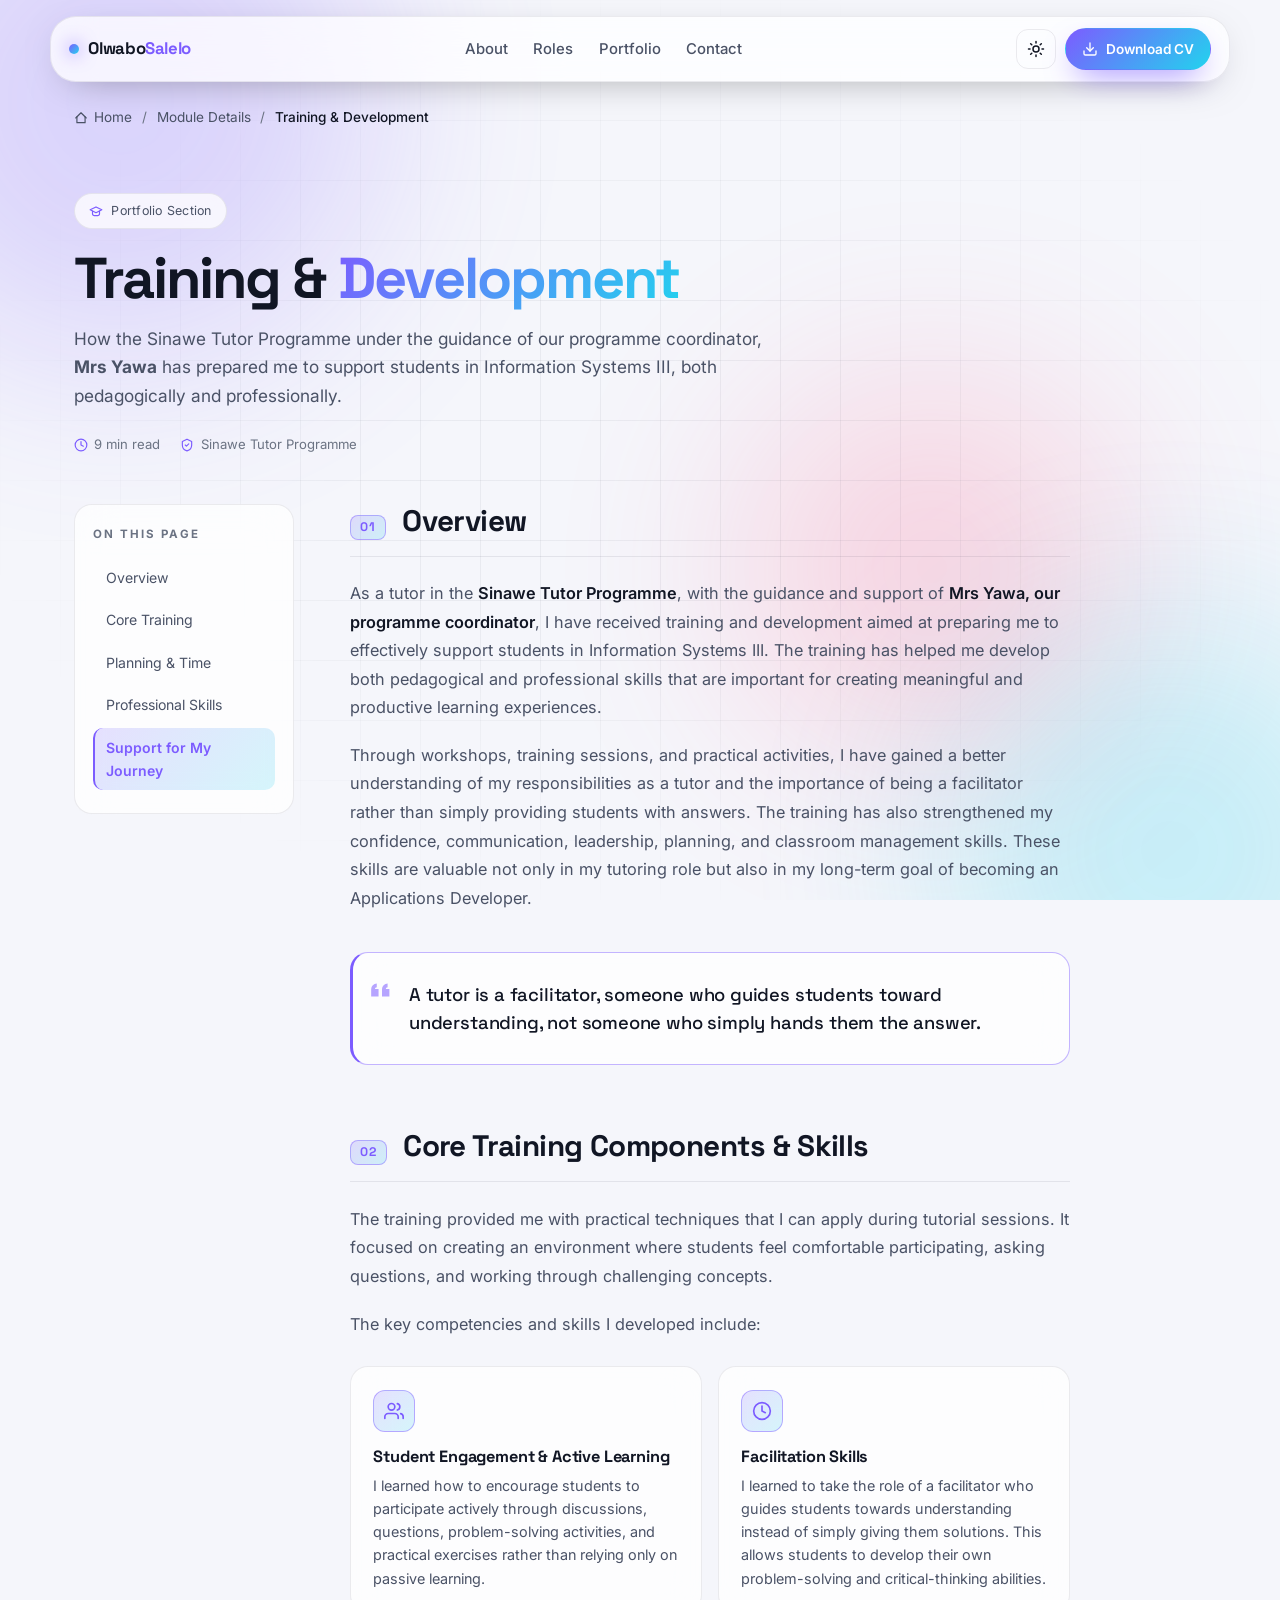
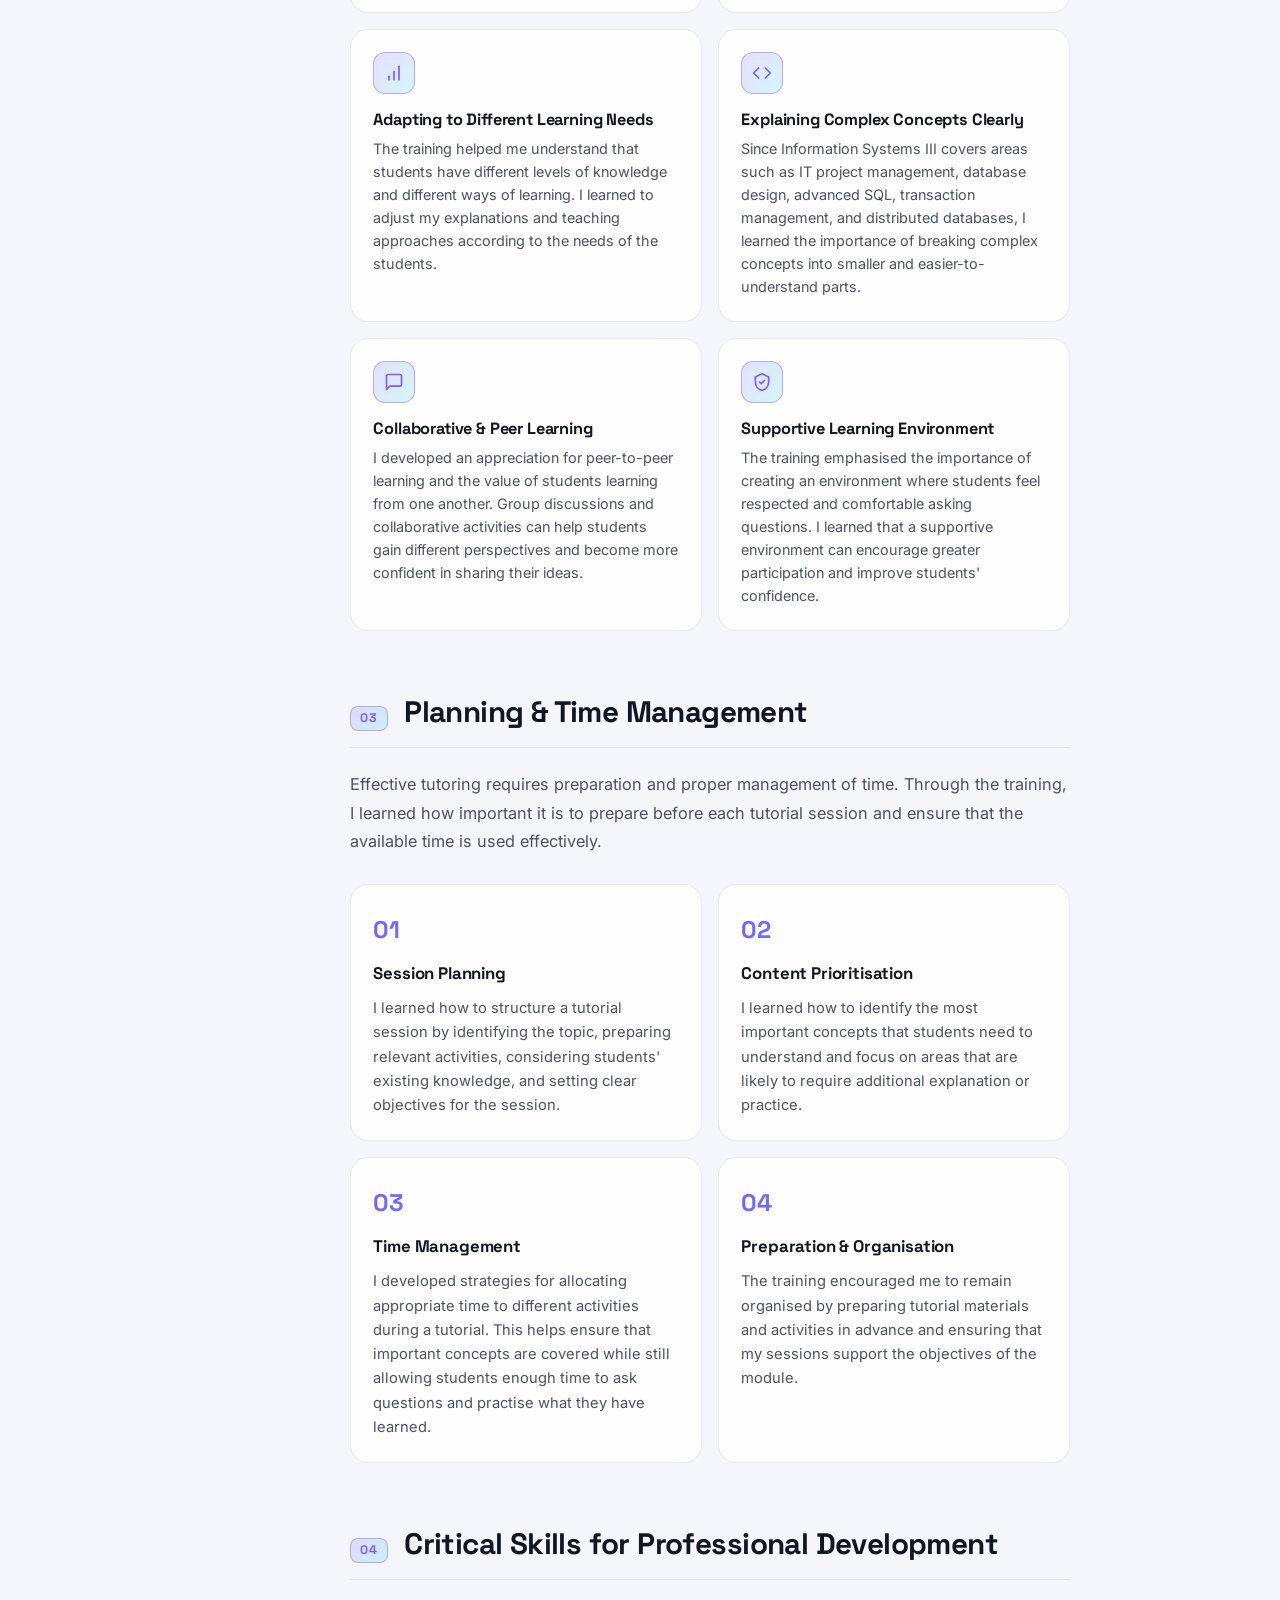
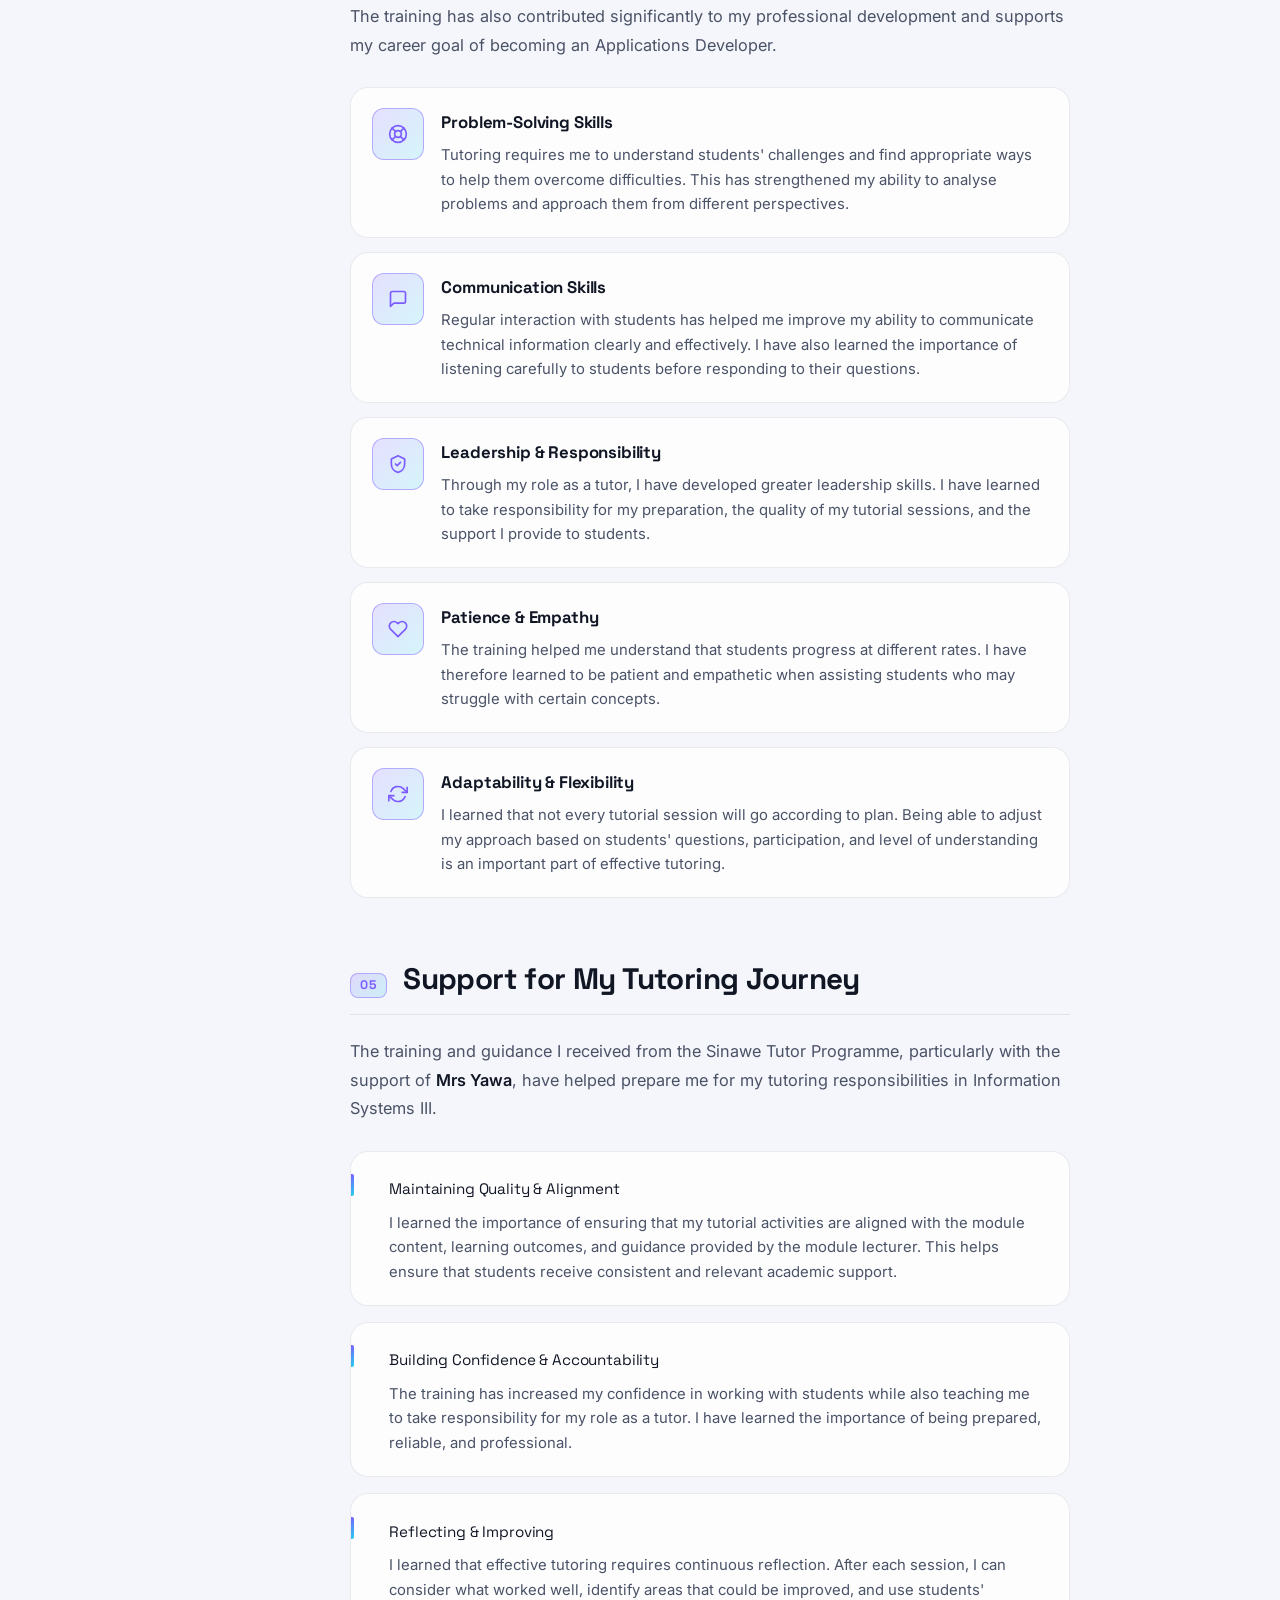
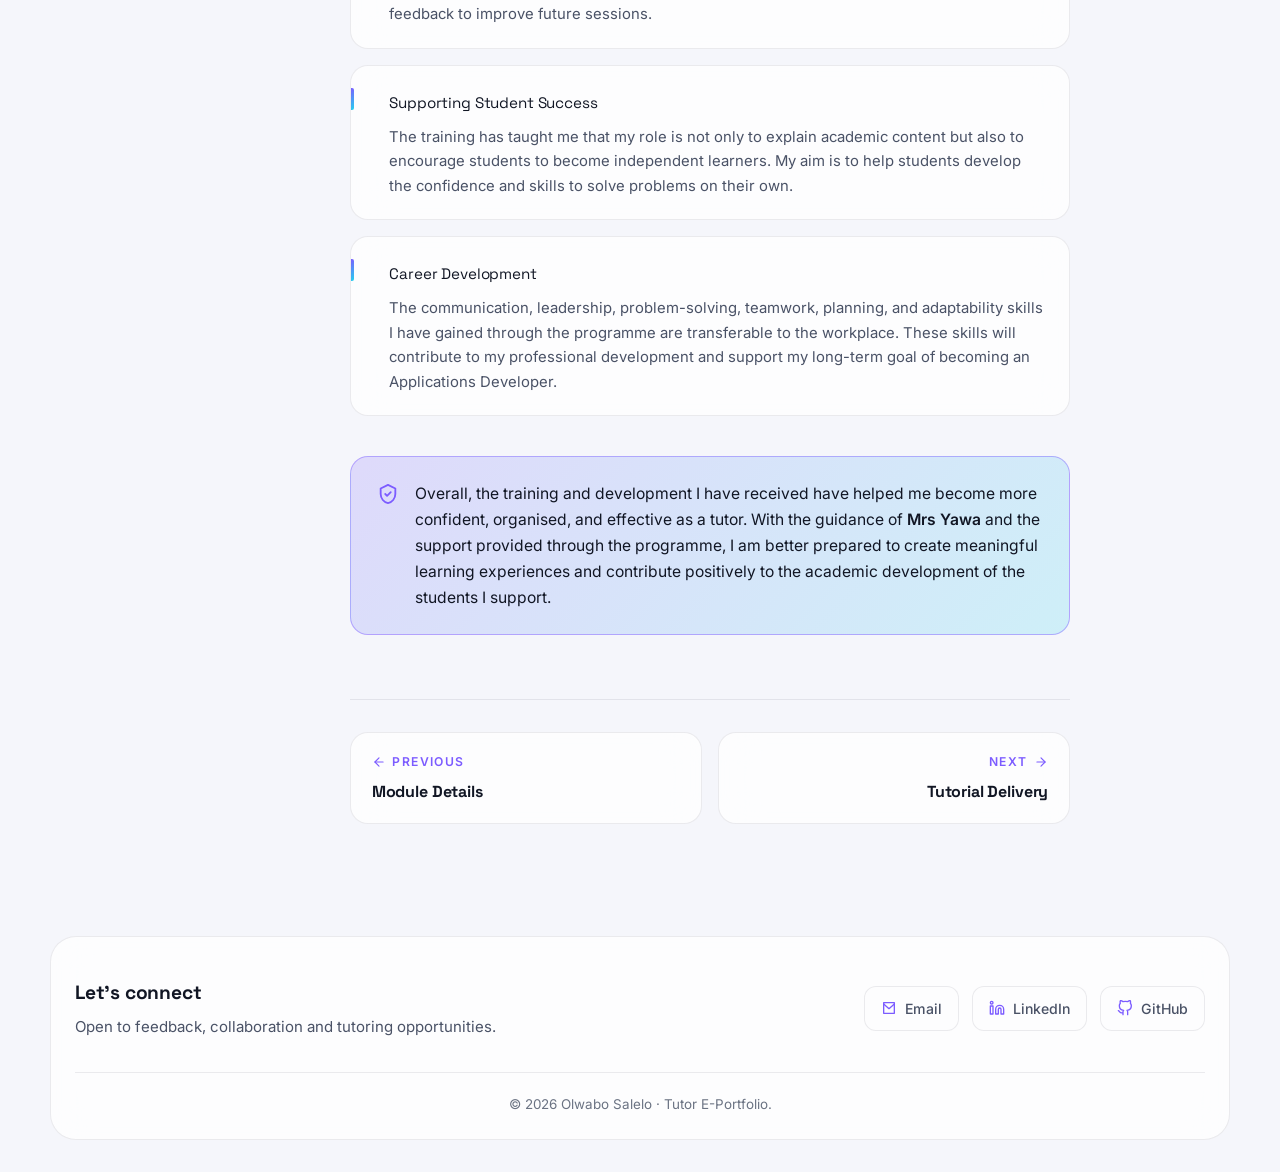
<file: pages/training-development.html>
<!DOCTYPE html>
<html lang="en" data-theme="dark">
<head>
  <meta charset="UTF-8" />
  <meta name="viewport" content="width=device-width, initial-scale=1.0" />
  <title>Training &amp; Development | Olwabo Salelo</title>
  <meta name="description" content="Training & Development — Olwabo Salelo's tutoring training through the Sinawe Tutor Programme, coordinated by Mrs Yawa." />

  <link rel="preconnect" href="https://fonts.googleapis.com" />
  <link rel="preconnect" href="https://fonts.gstatic.com" crossorigin />
  <link href="https://fonts.googleapis.com/css2?family=Inter:wght@300;400;500;600;700;800&family=Space+Grotesk:wght@500;600;700&display=swap" rel="stylesheet" />

  <link rel="icon" href="../assets/icons/favicon.svg" type="image/svg+xml" />
  <link rel="stylesheet" href="../styles.css" />
  <link rel="stylesheet" href="pages.css" />
</head>
<body>
  <div class="bg-orbs" aria-hidden="true">
    <span class="orb orb-1"></span>
    <span class="orb orb-2"></span>
    <span class="orb orb-3"></span>
    <span class="grid-overlay"></span>
  </div>

  <header class="navbar">
    <a href="../index.html" class="brand" aria-label="Home">
      <span class="brand-dot"></span>
      <span>Olwabo<span class="accent">Salelo</span></span>
    </a>
    <nav class="nav-links" aria-label="Primary">
      <a href="../index.html#about">About</a>
      <a href="../index.html#roles">Roles</a>
      <a href="../index.html#portfolio">Portfolio</a>
      <a href="../index.html#contact">Contact</a>
    </nav>
    <div class="nav-actions">
      <button id="themeToggle" class="icon-btn" aria-label="Toggle theme" title="Toggle theme">
        <svg class="icon-sun" viewBox="0 0 24 24" width="18" height="18" fill="none" stroke="currentColor" stroke-width="2" stroke-linecap="round" stroke-linejoin="round">
          <circle cx="12" cy="12" r="4"/>
          <path d="M12 2v2M12 20v2M4.93 4.93l1.41 1.41M17.66 17.66l1.41 1.41M2 12h2M20 12h2M4.93 19.07l1.41-1.41M17.66 6.34l1.41-1.41"/>
        </svg>
        <svg class="icon-moon" viewBox="0 0 24 24" width="18" height="18" fill="none" stroke="currentColor" stroke-width="2" stroke-linecap="round" stroke-linejoin="round">
          <path d="M21 12.79A9 9 0 1 1 11.21 3 7 7 0 0 0 21 12.79z"/>
        </svg>
      </button>
       <a href="../assets/cv/Olwabo_Salelo_CV.pdf" class="btn btn-primary btn-sm" download>
          <svg viewBox="0 0 24 24" width="16" height="16" fill="none" stroke="currentColor" stroke-width="2" stroke-linecap="round" stroke-linejoin="round">
            <path d="M21 15v4a2 2 0 0 1-2 2H5a2 2 0 0 1-2-2v-4"/>
            <polyline points="7 10 12 15 17 10"/>
            <line x1="12" y1="15" x2="12" y2="3"/>
          </svg>
          <span class="btn-label">Download CV</span>
        </a>
    </div>
  </header>

  <nav class="breadcrumb" aria-label="Breadcrumb">
    <a href="../index.html">
      <svg viewBox="0 0 24 24" width="14" height="14" fill="none" stroke="currentColor" stroke-width="2" stroke-linecap="round" stroke-linejoin="round">
        <path d="M3 12l9-9 9 9"/>
        <path d="M5 10v10h14V10"/>
      </svg>
      Home
    </a>
    <span class="crumb-sep">/</span>
    <a href="module-details.html">Module Details</a>
    <span class="crumb-sep">/</span>
    <span class="crumb-current">Training &amp; Development</span>
  </nav>

  <section class="page-hero">
    <span class="pill">
      <svg viewBox="0 0 24 24" width="14" height="14" fill="none" stroke="currentColor" stroke-width="2" stroke-linecap="round" stroke-linejoin="round">
        <path d="M22 10 12 5 2 10l10 5 10-5z"/>
        <path d="M6 12v5c0 1 2 3 6 3s6-2 6-3v-5"/>
      </svg>
      Portfolio Section
    </span>

    <h1>Training &amp; <span class="gradient-text">Development</span></h1>

    <p class="page-lead">
      How the Sinawe Tutor Programme under the guidance of our programme
      coordinator, <strong>Mrs Yawa</strong> has prepared me to support students in
      Information Systems III, both pedagogically and professionally.
    </p>

    <div class="page-meta">
      <span>
        <svg viewBox="0 0 24 24" width="14" height="14" fill="none" stroke="currentColor" stroke-width="2" stroke-linecap="round" stroke-linejoin="round">
          <circle cx="12" cy="12" r="10"/>
          <path d="M12 6v6l4 2"/>
        </svg>
        9 min read
      </span>
      <span>
        <svg viewBox="0 0 24 24" width="14" height="14" fill="none" stroke="currentColor" stroke-width="2" stroke-linecap="round" stroke-linejoin="round">
          <path d="M12 2 4 6v6c0 5 3.5 9 8 10 4.5-1 8-5 8-10V6l-8-4z"/>
          <polyline points="9 12 11 14 15 10"/>
        </svg>
        Sinawe Tutor Programme
      </span>
    </div>
  </section>


  <main class="page-layout">
    <!-- Sticky TOC -->
    <aside class="toc" aria-label="On this page">
      <p class="toc-title">On this page</p>
      <ul>
        <li><a href="#overview" class="toc-link">Overview</a></li>
        <li><a href="#core" class="toc-link">Core Training</a></li>
        <li><a href="#planning" class="toc-link">Planning &amp; Time</a></li>
        <li><a href="#skills" class="toc-link">Professional Skills</a></li>
        <li><a href="#support" class="toc-link">Support for My Journey</a></li>
      </ul>
    </aside>

    <article class="prose">

      <section id="overview" class="prose-section">
        <h2 class="prose-h2">
          <span class="h2-num">01</span>
          Overview
        </h2>

        <p>
          As a tutor in the <strong>Sinawe Tutor Programme</strong>, with the guidance and
          support of <strong>Mrs Yawa, our programme coordinator</strong>, I have received
          training and development aimed at preparing me to effectively support students
          in Information Systems III. The training has helped me develop both pedagogical
          and professional skills that are important for creating meaningful and productive
          learning experiences.
        </p>

        <p>
          Through workshops, training sessions, and practical activities, I have gained a
          better understanding of my responsibilities as a tutor and the importance of
          being a facilitator rather than simply providing students with answers. The
          training has also strengthened my confidence, communication, leadership, planning,
          and classroom management skills. These skills are valuable not only in my tutoring
          role but also in my long-term goal of becoming an Applications Developer.
        </p>

        <figure class="pull-quote">
          <svg viewBox="0 0 24 24" width="26" height="26" fill="currentColor" aria-hidden="true">
            <path d="M7.17 6A5.17 5.17 0 0 0 2 11.17V18h6.83v-6.83H5.5A1.67 1.67 0 0 1 7.17 9.5V6Zm10 0A5.17 5.17 0 0 0 12 11.17V18h6.83v-6.83H15.5A1.67 1.67 0 0 1 17.17 9.5V6Z"/>
          </svg>
          <blockquote>
            A tutor is a facilitator, someone who guides students toward understanding,
            not someone who simply hands them the answer.
          </blockquote>
        </figure>
      </section>

      <section id="core" class="prose-section">
        <h2 class="prose-h2">
          <span class="h2-num">02</span>
          Core Training Components &amp; Skills
        </h2>

        <p>
          The training provided me with practical techniques that I can apply during
          tutorial sessions. It focused on creating an environment where students feel
          comfortable participating, asking questions, and working through challenging
          concepts.
        </p>

        <p>The key competencies and skills I developed include:</p>

        <div class="skill-grid">
          <article class="skill-card">
            <div class="skill-icon">
              <svg viewBox="0 0 24 24" width="20" height="20" fill="none" stroke="currentColor" stroke-width="2" stroke-linecap="round" stroke-linejoin="round">
                <path d="M17 21v-2a4 4 0 0 0-4-4H5a4 4 0 0 0-4 4v2"/>
                <circle cx="9" cy="7" r="4"/>
                <path d="M23 21v-2a4 4 0 0 0-3-3.87"/>
                <path d="M16 3.13a4 4 0 0 1 0 7.75"/>
              </svg>
            </div>
            <h3>Student Engagement &amp; Active Learning</h3>
            <p>
              I learned how to encourage students to participate actively through
              discussions, questions, problem-solving activities, and practical exercises
              rather than relying only on passive learning.
            </p>
          </article>

          <article class="skill-card">
            <div class="skill-icon">
              <svg viewBox="0 0 24 24" width="20" height="20" fill="none" stroke="currentColor" stroke-width="2" stroke-linecap="round" stroke-linejoin="round">
                <circle cx="12" cy="12" r="10"/>
                <polyline points="12 6 12 12 16 14"/>
              </svg>
            </div>
            <h3>Facilitation Skills</h3>
            <p>
              I learned to take the role of a facilitator who guides students towards
              understanding instead of simply giving them solutions. This allows students
              to develop their own problem-solving and critical-thinking abilities.
            </p>
          </article>

          <article class="skill-card">
            <div class="skill-icon">
              <svg viewBox="0 0 24 24" width="20" height="20" fill="none" stroke="currentColor" stroke-width="2" stroke-linecap="round" stroke-linejoin="round">
                <path d="M12 20V10"/>
                <path d="M18 20V4"/>
                <path d="M6 20v-4"/>
              </svg>
            </div>
            <h3>Adapting to Different Learning Needs</h3>
            <p>
              The training helped me understand that students have different levels of
              knowledge and different ways of learning. I learned to adjust my
              explanations and teaching approaches according to the needs of the students.
            </p>
          </article>

          <article class="skill-card">
            <div class="skill-icon">
              <svg viewBox="0 0 24 24" width="20" height="20" fill="none" stroke="currentColor" stroke-width="2" stroke-linecap="round" stroke-linejoin="round">
                <polyline points="16 18 22 12 16 6"/>
                <polyline points="8 6 2 12 8 18"/>
              </svg>
            </div>
            <h3>Explaining Complex Concepts Clearly</h3>
            <p>
              Since Information Systems III covers areas such as IT project management,
              database design, advanced SQL, transaction management, and distributed
              databases, I learned the importance of breaking complex concepts into
              smaller and easier-to-understand parts.
            </p>
          </article>

          <article class="skill-card">
            <div class="skill-icon">
              <svg viewBox="0 0 24 24" width="20" height="20" fill="none" stroke="currentColor" stroke-width="2" stroke-linecap="round" stroke-linejoin="round">
                <path d="M21 15a2 2 0 0 1-2 2H7l-4 4V5a2 2 0 0 1 2-2h14a2 2 0 0 1 2 2z"/>
              </svg>
            </div>
            <h3>Collaborative &amp; Peer Learning</h3>
            <p>
              I developed an appreciation for peer-to-peer learning and the value of
              students learning from one another. Group discussions and collaborative
              activities can help students gain different perspectives and become more
              confident in sharing their ideas.
            </p>
          </article>

          <article class="skill-card">
            <div class="skill-icon">
              <svg viewBox="0 0 24 24" width="20" height="20" fill="none" stroke="currentColor" stroke-width="2" stroke-linecap="round" stroke-linejoin="round">
                <path d="M12 2 4 6v6c0 5 3.5 9 8 10 4.5-1 8-5 8-10V6l-8-4z"/>
                <polyline points="9 12 11 14 15 10"/>
              </svg>
            </div>
            <h3>Supportive Learning Environment</h3>
            <p>
              The training emphasised the importance of creating an environment where
              students feel respected and comfortable asking questions. I learned that a
              supportive environment can encourage greater participation and improve
              students' confidence.
            </p>
          </article>
        </div>
      </section>

      <section id="planning" class="prose-section">
        <h2 class="prose-h2">
          <span class="h2-num">03</span>
          Planning &amp; Time Management
        </h2>

        <p>
          Effective tutoring requires preparation and proper management of time. Through
          the training, I learned how important it is to prepare before each tutorial
          session and ensure that the available time is used effectively.
        </p>

        <div class="pillar-grid">
          <div class="pillar">
            <div class="pillar-num">01</div>
            <h3>Session Planning</h3>
            <p>
              I learned how to structure a tutorial session by identifying the topic,
              preparing relevant activities, considering students' existing knowledge,
              and setting clear objectives for the session.
            </p>
          </div>

          <div class="pillar">
            <div class="pillar-num">02</div>
            <h3>Content Prioritisation</h3>
            <p>
              I learned how to identify the most important concepts that students need to
              understand and focus on areas that are likely to require additional
              explanation or practice.
            </p>
          </div>

          <div class="pillar">
            <div class="pillar-num">03</div>
            <h3>Time Management</h3>
            <p>
              I developed strategies for allocating appropriate time to different
              activities during a tutorial. This helps ensure that important concepts are
              covered while still allowing students enough time to ask questions and
              practise what they have learned.
            </p>
          </div>

          <div class="pillar">
            <div class="pillar-num">04</div>
            <h3>Preparation &amp; Organisation</h3>
            <p>
              The training encouraged me to remain organised by preparing tutorial
              materials and activities in advance and ensuring that my sessions support
              the objectives of the module.
            </p>
          </div>
        </div>
      </section>

      <section id="skills" class="prose-section">
        <h2 class="prose-h2">
          <span class="h2-num">04</span>
          Critical Skills for Professional Development
        </h2>

        <p>
          The training has also contributed significantly to my professional development
          and supports my career goal of becoming an Applications Developer.
        </p>

        <div class="pro-skill-list">
          <article class="pro-skill">
            <div class="pro-skill-icon">
              <svg viewBox="0 0 24 24" width="20" height="20" fill="none" stroke="currentColor" stroke-width="2" stroke-linecap="round" stroke-linejoin="round">
                <circle cx="12" cy="12" r="10"/>
                <circle cx="12" cy="12" r="4"/>
                <line x1="4.93" y1="4.93" x2="9.17" y2="9.17"/>
                <line x1="14.83" y1="14.83" x2="19.07" y2="19.07"/>
                <line x1="14.83" y1="9.17" x2="19.07" y2="4.93"/>
                <line x1="4.93" y1="19.07" x2="9.17" y2="14.83"/>
              </svg>
            </div>
            <div class="pro-skill-body">
              <h3>Problem-Solving Skills</h3>
              <p>
                Tutoring requires me to understand students' challenges and find
                appropriate ways to help them overcome difficulties. This has strengthened
                my ability to analyse problems and approach them from different
                perspectives.
              </p>
            </div>
          </article>

          <article class="pro-skill">
            <div class="pro-skill-icon">
              <svg viewBox="0 0 24 24" width="20" height="20" fill="none" stroke="currentColor" stroke-width="2" stroke-linecap="round" stroke-linejoin="round">
                <path d="M21 15a2 2 0 0 1-2 2H7l-4 4V5a2 2 0 0 1 2-2h14a2 2 0 0 1 2 2z"/>
              </svg>
            </div>
            <div class="pro-skill-body">
              <h3>Communication Skills</h3>
              <p>
                Regular interaction with students has helped me improve my ability to
                communicate technical information clearly and effectively. I have also
                learned the importance of listening carefully to students before
                responding to their questions.
              </p>
            </div>
          </article>

          <article class="pro-skill">
            <div class="pro-skill-icon">
              <svg viewBox="0 0 24 24" width="20" height="20" fill="none" stroke="currentColor" stroke-width="2" stroke-linecap="round" stroke-linejoin="round">
                <path d="M12 2 4 6v6c0 5 3.5 9 8 10 4.5-1 8-5 8-10V6l-8-4z"/>
                <polyline points="9 12 11 14 15 10"/>
              </svg>
            </div>
            <div class="pro-skill-body">
              <h3>Leadership &amp; Responsibility</h3>
              <p>
                Through my role as a tutor, I have developed greater leadership skills.
                I have learned to take responsibility for my preparation, the quality of
                my tutorial sessions, and the support I provide to students.
              </p>
            </div>
          </article>

          <article class="pro-skill">
            <div class="pro-skill-icon">
              <svg viewBox="0 0 24 24" width="20" height="20" fill="none" stroke="currentColor" stroke-width="2" stroke-linecap="round" stroke-linejoin="round">
                <path d="M20.84 4.61a5.5 5.5 0 0 0-7.78 0L12 5.67l-1.06-1.06a5.5 5.5 0 0 0-7.78 7.78l1.06 1.06L12 21.23l7.78-7.78 1.06-1.06a5.5 5.5 0 0 0 0-7.78z"/>
              </svg>
            </div>
            <div class="pro-skill-body">
              <h3>Patience &amp; Empathy</h3>
              <p>
                The training helped me understand that students progress at different
                rates. I have therefore learned to be patient and empathetic when
                assisting students who may struggle with certain concepts.
              </p>
            </div>
          </article>

          <article class="pro-skill">
            <div class="pro-skill-icon">
              <svg viewBox="0 0 24 24" width="20" height="20" fill="none" stroke="currentColor" stroke-width="2" stroke-linecap="round" stroke-linejoin="round">
                <polyline points="23 4 23 10 17 10"/>
                <polyline points="1 20 1 14 7 14"/>
                <path d="M3.51 9a9 9 0 0 1 14.85-3.36L23 10"/>
                <path d="M1 14l4.64 4.36A9 9 0 0 0 20.49 15"/>
              </svg>
            </div>
            <div class="pro-skill-body">
              <h3>Adaptability &amp; Flexibility</h3>
              <p>
                I learned that not every tutorial session will go according to plan. Being
                able to adjust my approach based on students' questions, participation,
                and level of understanding is an important part of effective tutoring.
              </p>
            </div>
          </article>
        </div>
      </section>

      <section id="support" class="prose-section">
        <h2 class="prose-h2">
          <span class="h2-num">05</span>
          Support for My Tutoring Journey
        </h2>

        <p>
          The training and guidance I received from the Sinawe Tutor Programme,
          particularly with the support of <strong>Mrs Yawa</strong>, have helped prepare
          me for my tutoring responsibilities in Information Systems III.
        </p>

        <div class="support-list">
          <div class="support-item">
            <span class="support-tag">Maintaining Quality &amp; Alignment</span>
            <p>
              I learned the importance of ensuring that my tutorial activities are aligned
              with the module content, learning outcomes, and guidance provided by the
              module lecturer. This helps ensure that students receive consistent and
              relevant academic support.
            </p>
          </div>

          <div class="support-item">
            <span class="support-tag">Building Confidence &amp; Accountability</span>
            <p>
              The training has increased my confidence in working with students while
              also teaching me to take responsibility for my role as a tutor. I have
              learned the importance of being prepared, reliable, and professional.
            </p>
          </div>

          <div class="support-item">
            <span class="support-tag">Reflecting &amp; Improving</span>
            <p>
              I learned that effective tutoring requires continuous reflection. After each
              session, I can consider what worked well, identify areas that could be
              improved, and use students' feedback to improve future sessions.
            </p>
          </div>

          <div class="support-item">
            <span class="support-tag">Supporting Student Success</span>
            <p>
              The training has taught me that my role is not only to explain academic
              content but also to encourage students to become independent learners.
              My aim is to help students develop the confidence and skills to solve
              problems on their own.
            </p>
          </div>

          <div class="support-item">
            <span class="support-tag">Career Development</span>
            <p>
              The communication, leadership, problem-solving, teamwork, planning, and
              adaptability skills I have gained through the programme are transferable
              to the workplace. These skills will contribute to my professional
              development and support my long-term goal of becoming an Applications
              Developer.
            </p>
          </div>
        </div>

        <div class="closing-note">
          <svg viewBox="0 0 24 24" width="22" height="22" fill="none" stroke="currentColor" stroke-width="2" stroke-linecap="round" stroke-linejoin="round">
            <path d="M12 2 4 6v6c0 5 3.5 9 8 10 4.5-1 8-5 8-10V6l-8-4z"/>
            <polyline points="9 12 11 14 15 10"/>
          </svg>
          <p>
            Overall, the training and development I have received have helped me become
            more confident, organised, and effective as a tutor. With the guidance of
            <strong>Mrs Yawa</strong> and the support provided through the programme, I am
            better prepared to create meaningful learning experiences and contribute
            positively to the academic development of the students I support.
          </p>
        </div>
      </section>

      <nav class="page-nav" aria-label="Portfolio navigation">
        <a href="module-details.html" class="page-nav-link page-nav-prev">
          <span class="page-nav-dir">
            <svg viewBox="0 0 24 24" width="14" height="14" fill="none" stroke="currentColor" stroke-width="2" stroke-linecap="round" stroke-linejoin="round">
              <line x1="19" y1="12" x2="5" y2="12"/>
              <polyline points="12 19 5 12 12 5"/>
            </svg>
            Previous
          </span>
          <strong>Module Details</strong>
        </a>
        <a href="tutorial-delivery.html" class="page-nav-link page-nav-next">
          <span class="page-nav-dir">
            Next
            <svg viewBox="0 0 24 24" width="14" height="14" fill="none" stroke="currentColor" stroke-width="2" stroke-linecap="round" stroke-linejoin="round">
              <line x1="5" y1="12" x2="19" y2="12"/>
              <polyline points="12 5 19 12 12 19"/>
            </svg>
          </span>
          <strong>Tutorial Delivery</strong>
        </a>
      </nav>
    </article>
  </main>

    <footer id="contact" class="footer">
    <div class="footer-inner">
      <div>
        <h3>Let's connect</h3>
        <p>Open to feedback, collaboration and tutoring opportunities.</p>
      </div>
      <div class="footer-links">
        <a href="saleloolwabo99@gmail.com">
          <svg viewBox="0 0 24 24" width="16" height="16" fill="none" stroke="currentColor" stroke-width="2" stroke-linecap="round" stroke-linejoin="round">
            <path d="M4 4h16v16H4z"/>
            <polyline points="4 6 12 13 20 6"/>
          </svg>
          Email
        </a>
        <a href="www.linkedin.com/in/olwabo-salelo-0a4a72297" target="_blank" rel="noopener">
          <svg viewBox="0 0 24 24" width="16" height="16" fill="none" stroke="currentColor" stroke-width="2" stroke-linecap="round" stroke-linejoin="round">
            <path d="M16 8a6 6 0 0 1 6 6v7h-4v-7a2 2 0 0 0-4 0v7h-4v-7a6 6 0 0 1 6-6z"/>
            <rect x="2" y="9" width="4" height="12"/>
            <circle cx="4" cy="4" r="2"/>
          </svg>
          LinkedIn
        </a>
        <a href="https://github.com/Olwabo?tab=repositories" target="_blank" rel="noopener">
          <svg viewBox="0 0 24 24" width="16" height="16" fill="none" stroke="currentColor" stroke-width="2" stroke-linecap="round" stroke-linejoin="round">
            <path d="M9 19c-5 1.5-5-2.5-7-3m14 6v-3.87a3.37 3.37 0 0 0-.94-2.61c3.14-.35 6.44-1.54 6.44-7A5.44 5.44 0 0 0 20 4.77 5.07 5.07 0 0 0 19.91 1S18.73.65 16 2.48a13.38 13.38 0 0 0-7 0C6.27.65 5.09 1 5.09 1A5.07 5.07 0 0 0 5 4.77a5.44 5.44 0 0 0-1.5 3.78c0 5.42 3.3 6.61 6.44 7A3.37 3.37 0 0 0 9 18.13V22"/>
          </svg>
          GitHub
        </a>
      </div>
    </div>
    <p class="copyright">
           &copy; <span id="year"></span> Olwabo Salelo · Tutor E-Portfolio.
    </p>
  </footer>

  <script src="../script.js"></script>
  <script src="pages.js"></script>
</body>
</html>
</file>
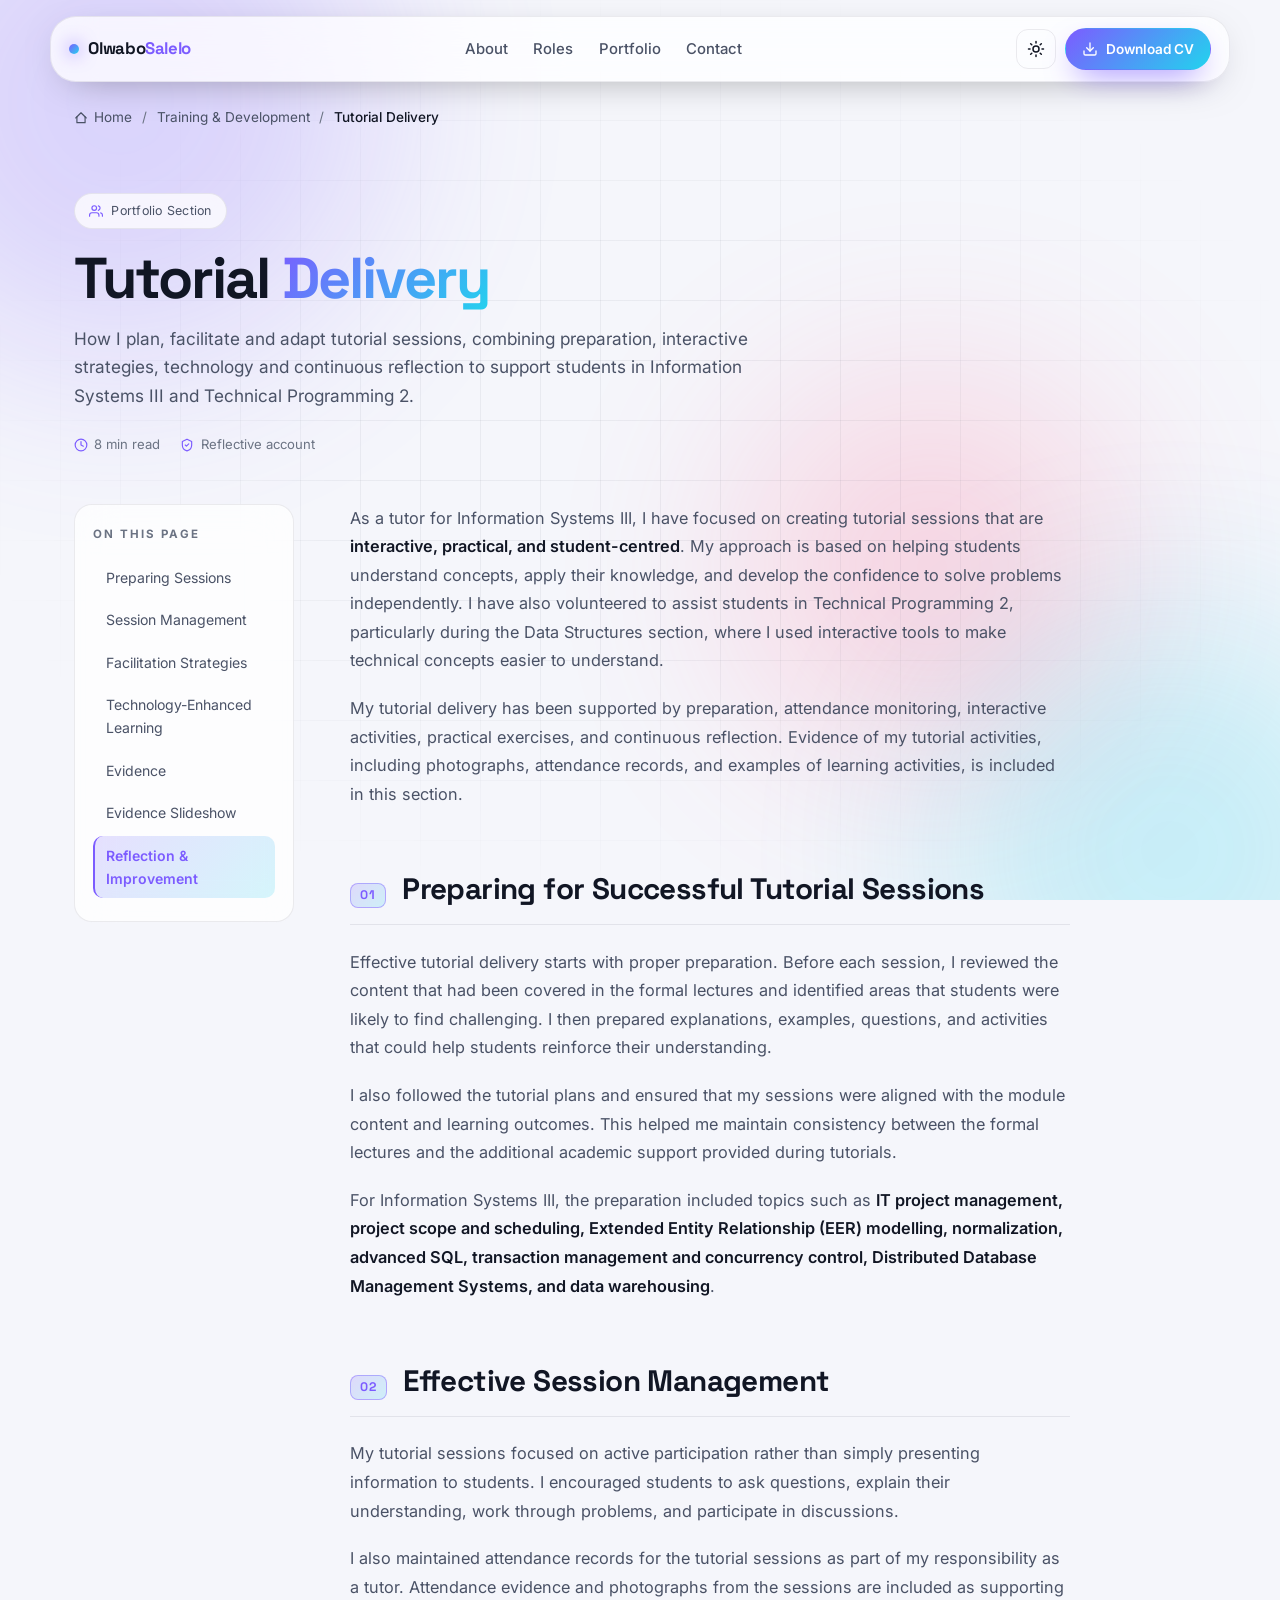
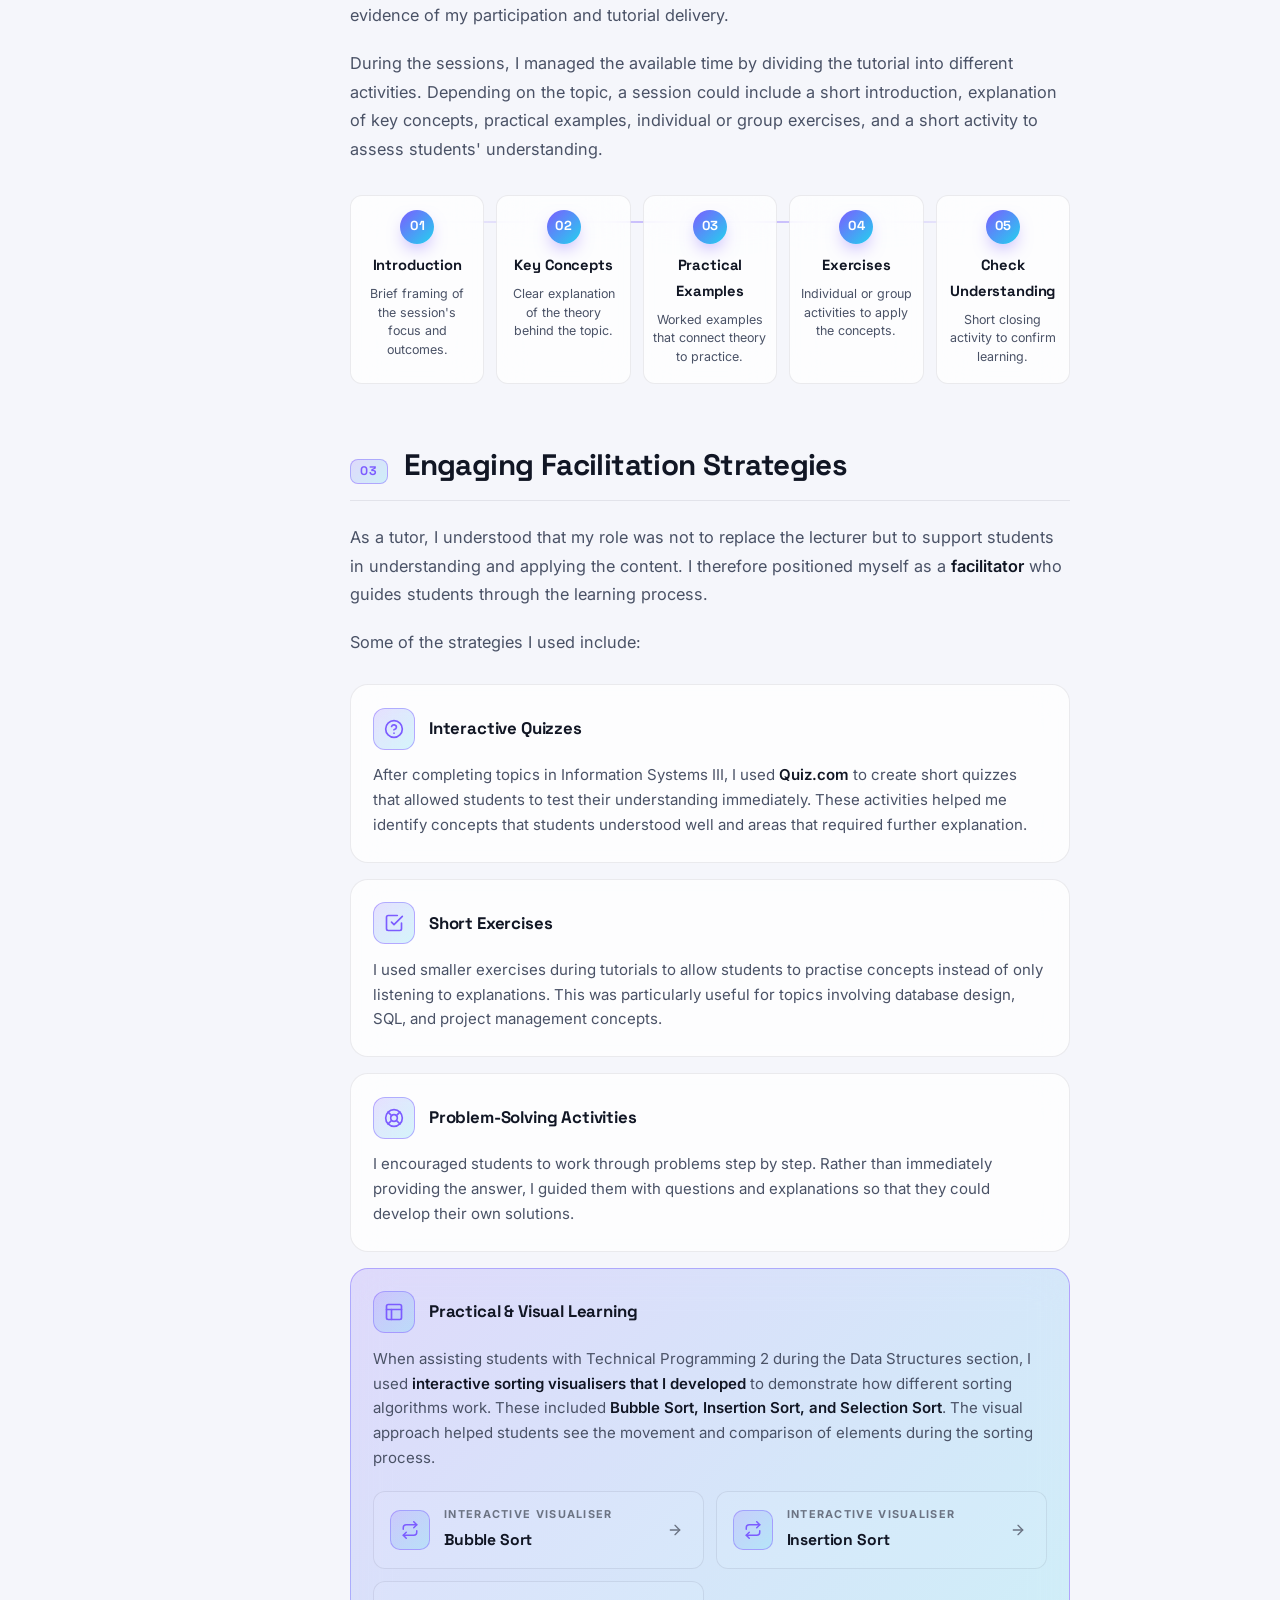
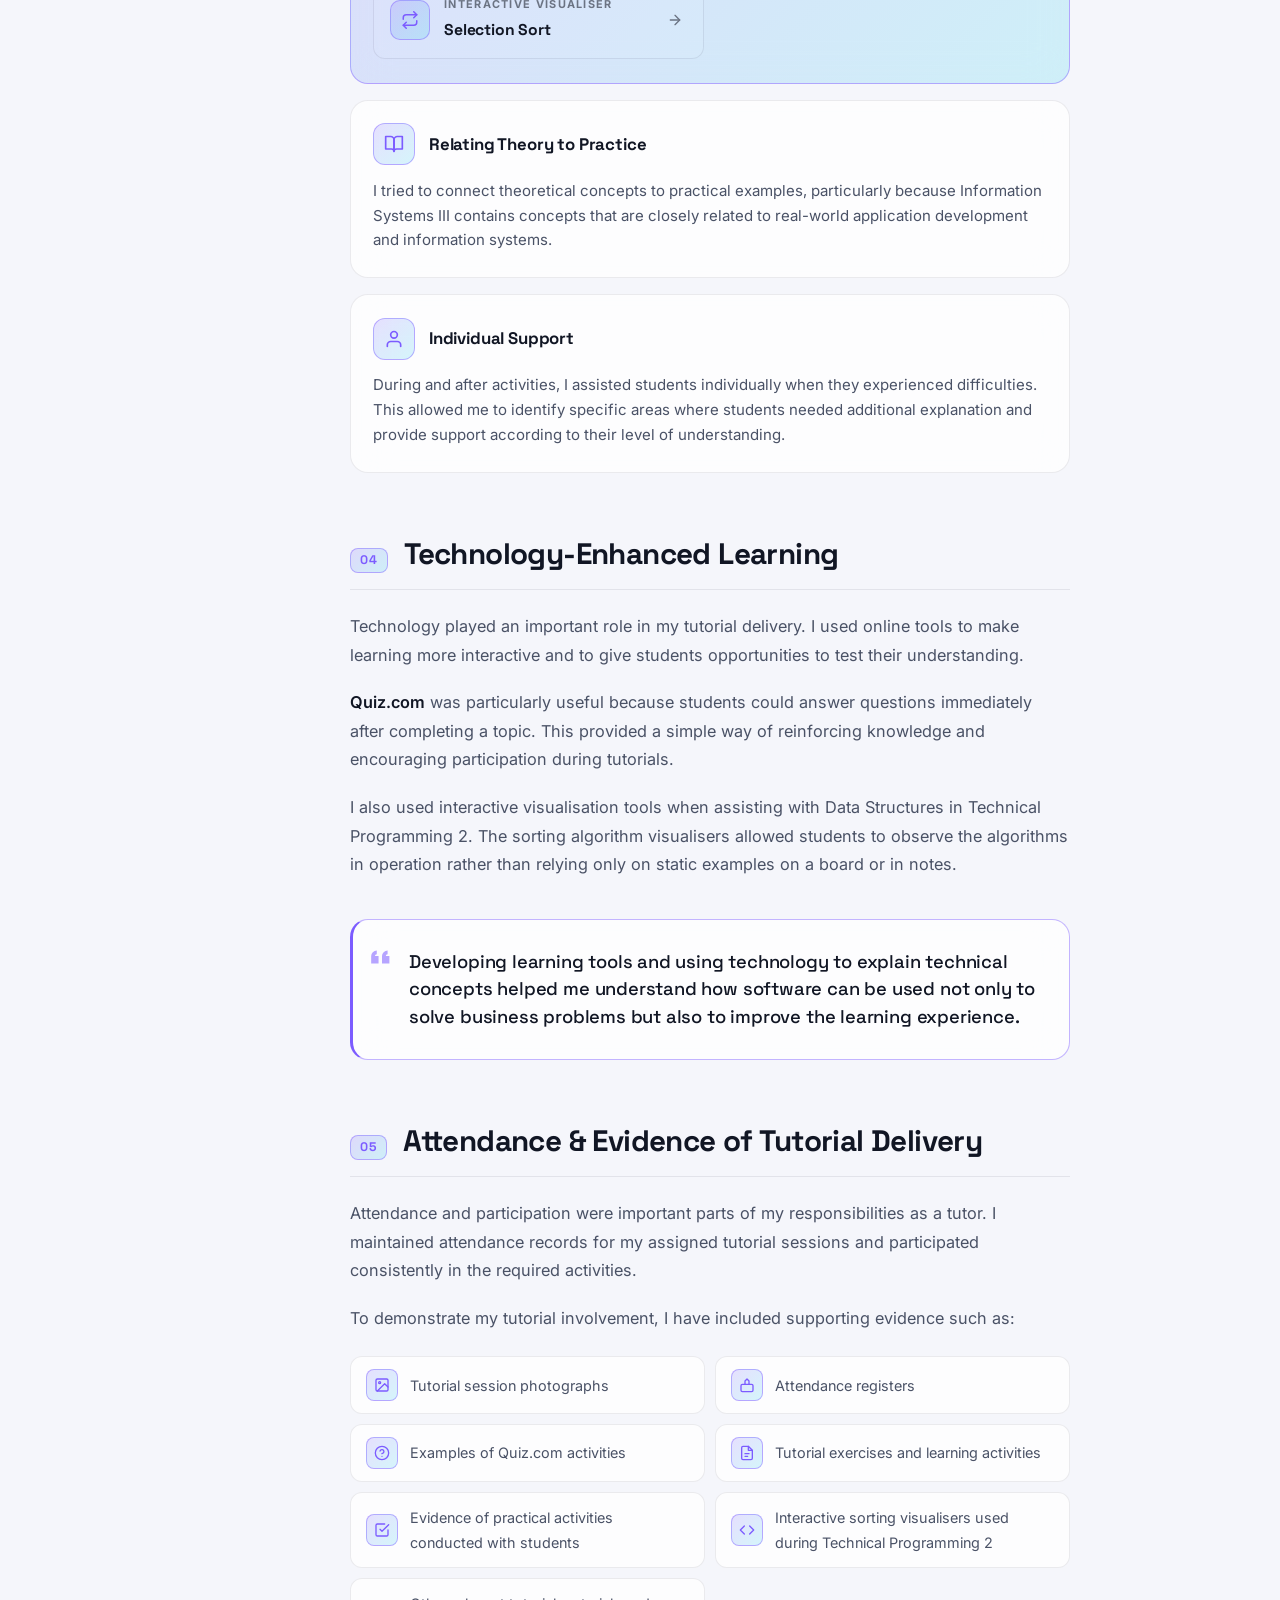
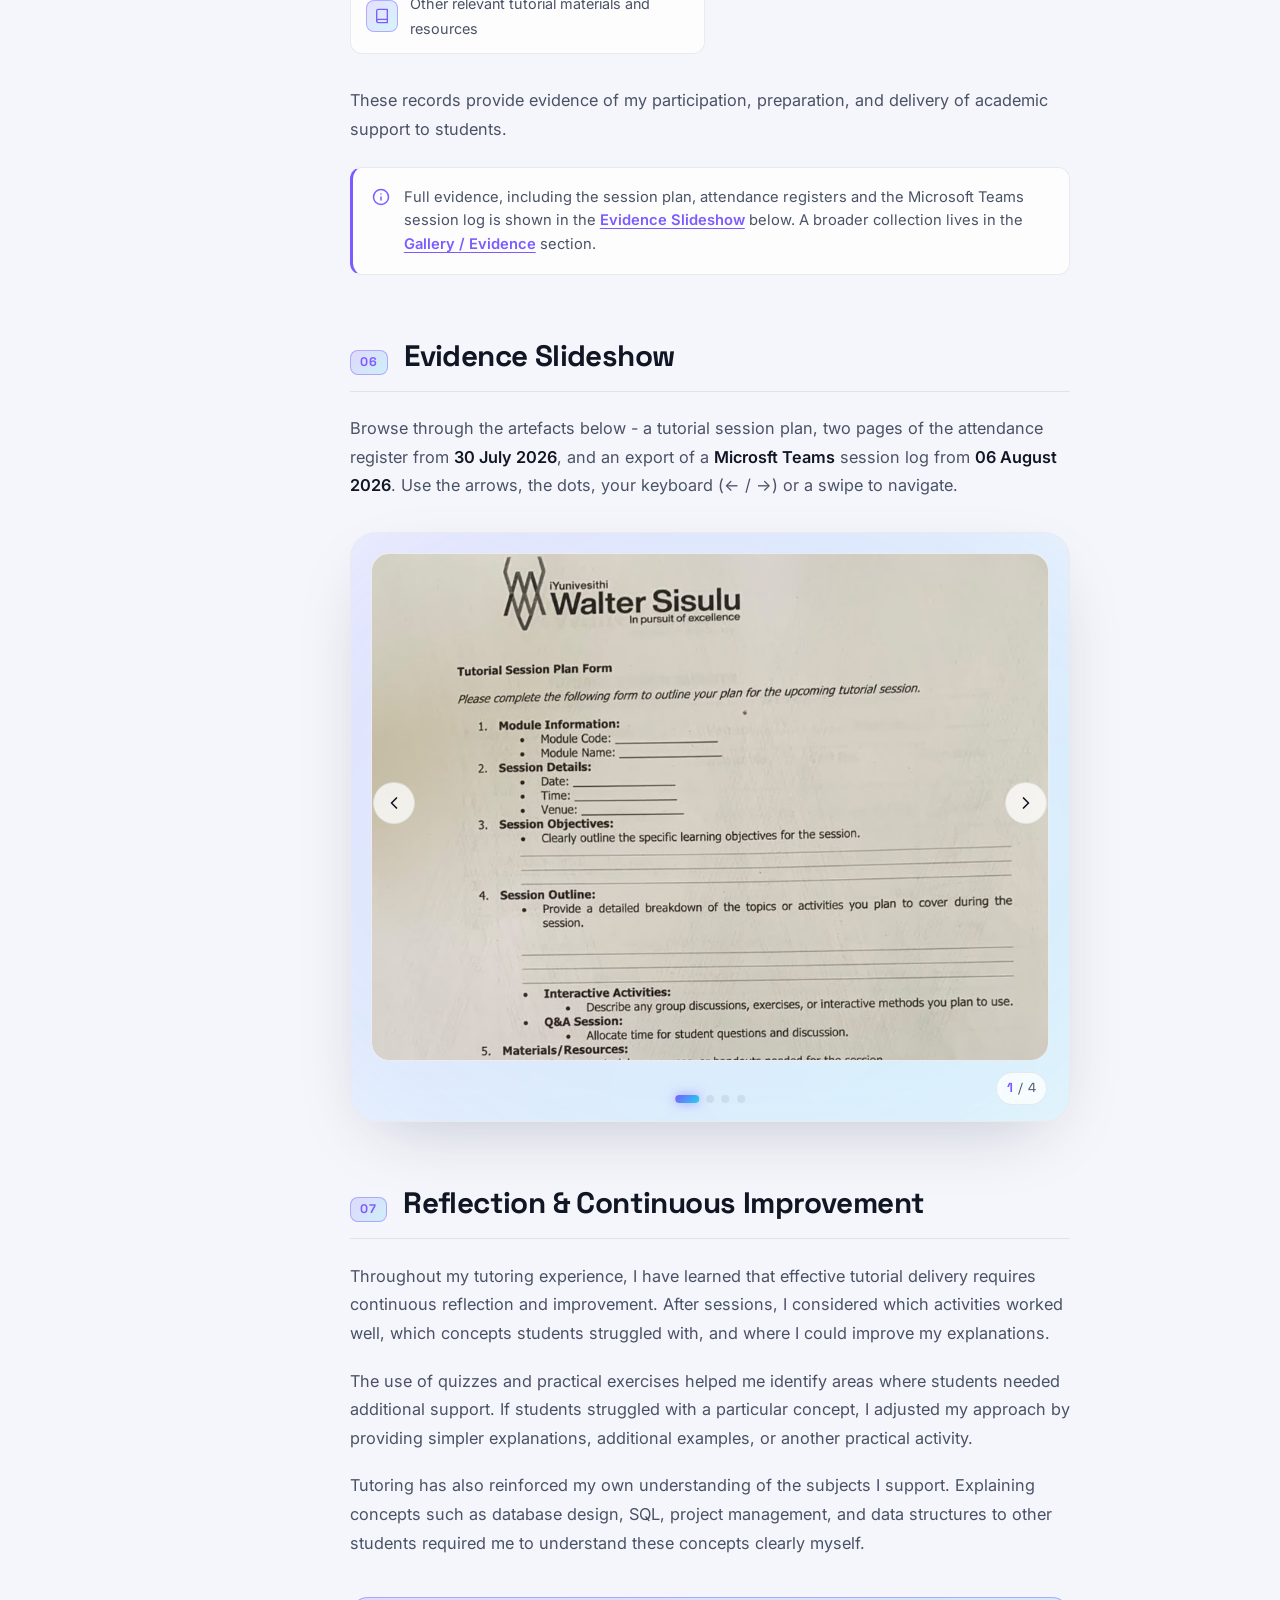
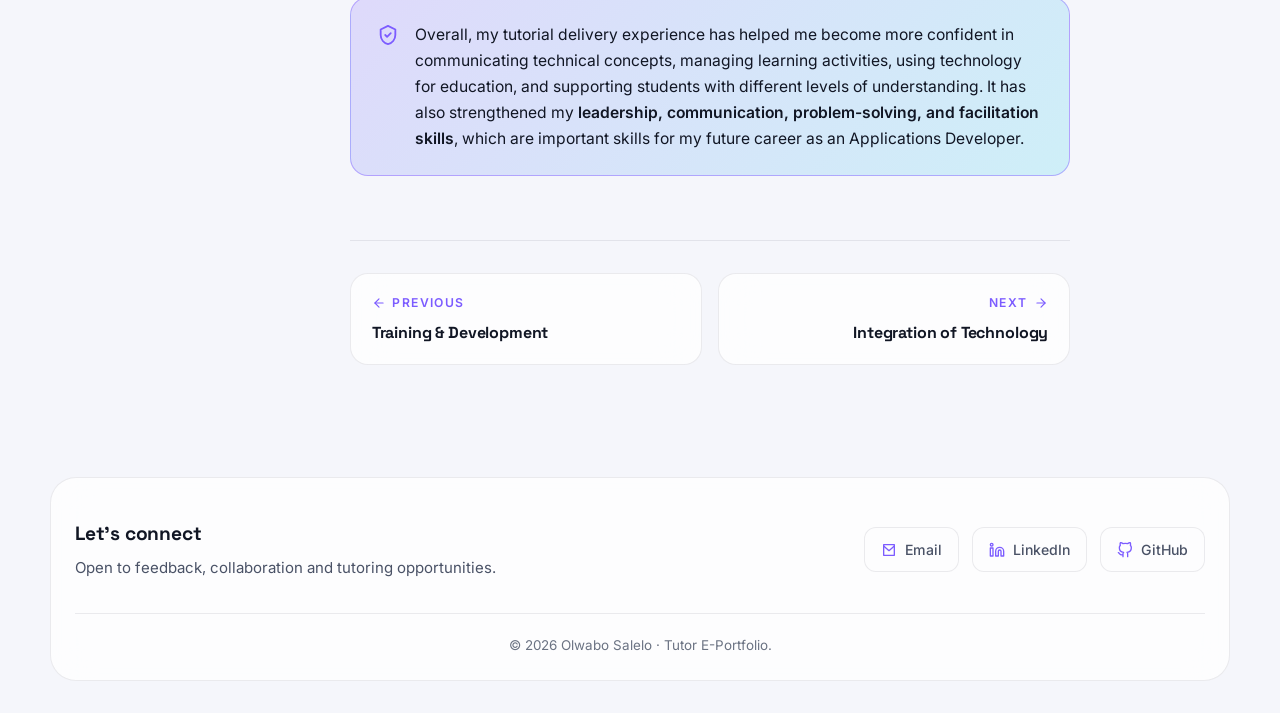
<file: pages/tutorial-delivery.html>
<!DOCTYPE html>
<html lang="en" data-theme="dark">
<head>
  <meta charset="UTF-8" />
  <meta name="viewport" content="width=device-width, initial-scale=1.0" />
  <title>Tutorial Delivery | Olwabo Salelo</title>
  <meta name="description" content="Tutorial Delivery — Olwabo Salelo's session preparation, facilitation strategies, technology-enhanced learning and evidence of delivery." />

  <link rel="preconnect" href="https://fonts.googleapis.com" />
  <link rel="preconnect" href="https://fonts.gstatic.com" crossorigin />
  <link href="https://fonts.googleapis.com/css2?family=Inter:wght@300;400;500;600;700;800&family=Space+Grotesk:wght@500;600;700&display=swap" rel="stylesheet" />

  <link rel="icon" href="../assets/icons/favicon.svg" type="image/svg+xml" />
  <link rel="stylesheet" href="../styles.css" />
  <link rel="stylesheet" href="pages.css" />
</head>
<body>
  <div class="bg-orbs" aria-hidden="true">
    <span class="orb orb-1"></span>
    <span class="orb orb-2"></span>
    <span class="orb orb-3"></span>
    <span class="grid-overlay"></span>
  </div>

  <header class="navbar">
    <a href="../index.html" class="brand" aria-label="Home">
      <span class="brand-dot"></span>
      <span>Olwabo<span class="accent">Salelo</span></span>
    </a>
    <nav class="nav-links" aria-label="Primary">
      <a href="../index.html#about">About</a>
      <a href="../index.html#roles">Roles</a>
      <a href="../index.html#portfolio">Portfolio</a>
      <a href="../index.html#contact">Contact</a>
    </nav>
    <div class="nav-actions">
      <button id="themeToggle" class="icon-btn" aria-label="Toggle theme" title="Toggle theme">
        <svg class="icon-sun" viewBox="0 0 24 24" width="18" height="18" fill="none" stroke="currentColor" stroke-width="2" stroke-linecap="round" stroke-linejoin="round">
          <circle cx="12" cy="12" r="4"/>
          <path d="M12 2v2M12 20v2M4.93 4.93l1.41 1.41M17.66 17.66l1.41 1.41M2 12h2M20 12h2M4.93 19.07l1.41-1.41M17.66 6.34l1.41-1.41"/>
        </svg>
        <svg class="icon-moon" viewBox="0 0 24 24" width="18" height="18" fill="none" stroke="currentColor" stroke-width="2" stroke-linecap="round" stroke-linejoin="round">
          <path d="M21 12.79A9 9 0 1 1 11.21 3 7 7 0 0 0 21 12.79z"/>
        </svg>
      </button>
       <a href="../assets/cv/Olwabo_Salelo_CV.pdf" class="btn btn-primary btn-sm" download>
          <svg viewBox="0 0 24 24" width="16" height="16" fill="none" stroke="currentColor" stroke-width="2" stroke-linecap="round" stroke-linejoin="round">
            <path d="M21 15v4a2 2 0 0 1-2 2H5a2 2 0 0 1-2-2v-4"/>
            <polyline points="7 10 12 15 17 10"/>
            <line x1="12" y1="15" x2="12" y2="3"/>
          </svg>
          <span class="btn-label">Download CV</span>
        </a>
    </div>
  </header>

  <nav class="breadcrumb" aria-label="Breadcrumb">
    <a href="../index.html">
      <svg viewBox="0 0 24 24" width="14" height="14" fill="none" stroke="currentColor" stroke-width="2" stroke-linecap="round" stroke-linejoin="round">
        <path d="M3 12l9-9 9 9"/>
        <path d="M5 10v10h14V10"/>
      </svg>
      Home
    </a>
    <span class="crumb-sep">/</span>
    <a href="training-development.html">Training &amp; Development</a>
    <span class="crumb-sep">/</span>
    <span class="crumb-current">Tutorial Delivery</span>
  </nav>

  <section class="page-hero">
    <span class="pill">
      <svg viewBox="0 0 24 24" width="14" height="14" fill="none" stroke="currentColor" stroke-width="2" stroke-linecap="round" stroke-linejoin="round">
        <path d="M17 21v-2a4 4 0 0 0-4-4H5a4 4 0 0 0-4 4v2"/>
        <circle cx="9" cy="7" r="4"/>
        <path d="M23 21v-2a4 4 0 0 0-3-3.87"/>
        <path d="M16 3.13a4 4 0 0 1 0 7.75"/>
      </svg>
      Portfolio Section
    </span>

    <h1>Tutorial <span class="gradient-text">Delivery</span></h1>

    <p class="page-lead">
      How I plan, facilitate and adapt tutorial sessions, combining preparation,
      interactive strategies, technology and continuous reflection to support
      students in Information Systems III and Technical Programming 2.
    </p>

    <div class="page-meta">
      <span>
        <svg viewBox="0 0 24 24" width="14" height="14" fill="none" stroke="currentColor" stroke-width="2" stroke-linecap="round" stroke-linejoin="round">
          <circle cx="12" cy="12" r="10"/>
          <path d="M12 6v6l4 2"/>
        </svg>
        8 min read
      </span>
      <span>
        <svg viewBox="0 0 24 24" width="14" height="14" fill="none" stroke="currentColor" stroke-width="2" stroke-linecap="round" stroke-linejoin="round">
          <path d="M12 2 4 6v6c0 5 3.5 9 8 10 4.5-1 8-5 8-10V6l-8-4z"/>
          <polyline points="9 12 11 14 15 10"/>
        </svg>
        Reflective account
      </span>
    </div>
  </section>

  <main class="page-layout">
    <!-- Sticky TOC -->
    <aside class="toc" aria-label="On this page">
      <p class="toc-title">On this page</p>
      <ul>
        <li><a href="#prep" class="toc-link">Preparing Sessions</a></li>
        <li><a href="#management" class="toc-link">Session Management</a></li>
        <li><a href="#strategies" class="toc-link">Facilitation Strategies</a></li>
        <li><a href="#tech" class="toc-link">Technology-Enhanced Learning</a></li>
        <li><a href="#evidence" class="toc-link">Evidence</a></li>
        <li><a href="#slideshow" class="toc-link">Evidence Slideshow</a></li>
        <li><a href="#reflection" class="toc-link">Reflection &amp; Improvement</a></li>
      </ul>
    </aside>

    <article class="prose">

      <section class="prose-section">
        <p>
          As a tutor for Information Systems III, I have focused on creating tutorial
          sessions that are <strong>interactive, practical, and student-centred</strong>.
          My approach is based on helping students understand concepts, apply their
          knowledge, and develop the confidence to solve problems independently. I have
          also volunteered to assist students in Technical Programming 2, particularly
          during the Data Structures section, where I used interactive tools to make
          technical concepts easier to understand.
        </p>

        <p>
          My tutorial delivery has been supported by preparation, attendance monitoring,
          interactive activities, practical exercises, and continuous reflection.
          Evidence of my tutorial activities, including photographs, attendance records,
          and examples of learning activities, is included in this section.
        </p>
      </section>

      <section id="prep" class="prose-section">
        <h2 class="prose-h2">
          <span class="h2-num">01</span>
          Preparing for Successful Tutorial Sessions
        </h2>

        <p>
          Effective tutorial delivery starts with proper preparation. Before each
          session, I reviewed the content that had been covered in the formal lectures
          and identified areas that students were likely to find challenging. I then
          prepared explanations, examples, questions, and activities that could help
          students reinforce their understanding.
        </p>

        <p>
          I also followed the tutorial plans and ensured that my sessions were aligned
          with the module content and learning outcomes. This helped me maintain
          consistency between the formal lectures and the additional academic support
          provided during tutorials.
        </p>

        <p>
          For Information Systems III, the preparation included topics such as
          <strong>IT project management, project scope and scheduling, Extended Entity
          Relationship (EER) modelling, normalization, advanced SQL, transaction
          management and concurrency control, Distributed Database Management Systems,
          and data warehousing</strong>.
        </p>
      </section>

      <section id="management" class="prose-section">
        <h2 class="prose-h2">
          <span class="h2-num">02</span>
          Effective Session Management
        </h2>

        <p>
          My tutorial sessions focused on active participation rather than simply
          presenting information to students. I encouraged students to ask questions,
          explain their understanding, work through problems, and participate in
          discussions.
        </p>

        <p>
          I also maintained attendance records for the tutorial sessions as part of my
          responsibility as a tutor. Attendance evidence and photographs from the
          sessions are included as supporting evidence of my participation and tutorial
          delivery.
        </p>

        <p>
          During the sessions, I managed the available time by dividing the tutorial into
          different activities. Depending on the topic, a session could include a short
          introduction, explanation of key concepts, practical examples, individual or
          group exercises, and a short activity to assess students' understanding.
        </p>

        <div class="session-flow">
          <div class="flow-step">
            <span class="flow-num">01</span>
            <h4>Introduction</h4>
            <p>Brief framing of the session's focus and outcomes.</p>
          </div>
          <div class="flow-step">
            <span class="flow-num">02</span>
            <h4>Key Concepts</h4>
            <p>Clear explanation of the theory behind the topic.</p>
          </div>
          <div class="flow-step">
            <span class="flow-num">03</span>
            <h4>Practical Examples</h4>
            <p>Worked examples that connect theory to practice.</p>
          </div>
          <div class="flow-step">
            <span class="flow-num">04</span>
            <h4>Exercises</h4>
            <p>Individual or group activities to apply the concepts.</p>
          </div>
          <div class="flow-step">
            <span class="flow-num">05</span>
            <h4>Check Understanding</h4>
            <p>Short closing activity to confirm learning.</p>
          </div>
        </div>
      </section>

      <section id="strategies" class="prose-section">
        <h2 class="prose-h2">
          <span class="h2-num">03</span>
          Engaging Facilitation Strategies
        </h2>

        <p>
          As a tutor, I understood that my role was not to replace the lecturer but to
          support students in understanding and applying the content. I therefore
          positioned myself as a <strong>facilitator</strong> who guides students through
          the learning process.
        </p>

        <p>Some of the strategies I used include:</p>

        <div class="strategy-list">

          <article class="strategy">
            <div class="strategy-head">
              <div class="strategy-icon">
                <svg viewBox="0 0 24 24" width="20" height="20" fill="none" stroke="currentColor" stroke-width="2" stroke-linecap="round" stroke-linejoin="round">
                  <circle cx="12" cy="12" r="10"/>
                  <path d="M9.09 9a3 3 0 0 1 5.83 1c0 2-3 3-3 3"/>
                  <line x1="12" y1="17" x2="12.01" y2="17"/>
                </svg>
              </div>
              <h3>Interactive Quizzes</h3>
            </div>
            <p>
              After completing topics in Information Systems III, I used
              <strong>Quiz.com</strong> to create short quizzes that allowed students to
              test their understanding immediately. These activities helped me identify
              concepts that students understood well and areas that required further
              explanation.
            </p>
          </article>

          <article class="strategy">
            <div class="strategy-head">
              <div class="strategy-icon">
                <svg viewBox="0 0 24 24" width="20" height="20" fill="none" stroke="currentColor" stroke-width="2" stroke-linecap="round" stroke-linejoin="round">
                  <polyline points="9 11 12 14 22 4"/>
                  <path d="M21 12v7a2 2 0 0 1-2 2H5a2 2 0 0 1-2-2V5a2 2 0 0 1 2-2h11"/>
                </svg>
              </div>
              <h3>Short Exercises</h3>
            </div>
            <p>
              I used smaller exercises during tutorials to allow students to practise
              concepts instead of only listening to explanations. This was particularly
              useful for topics involving database design, SQL, and project management
              concepts.
            </p>
          </article>

          <article class="strategy">
            <div class="strategy-head">
              <div class="strategy-icon">
                <svg viewBox="0 0 24 24" width="20" height="20" fill="none" stroke="currentColor" stroke-width="2" stroke-linecap="round" stroke-linejoin="round">
                  <circle cx="12" cy="12" r="10"/>
                  <circle cx="12" cy="12" r="4"/>
                  <line x1="4.93" y1="4.93" x2="9.17" y2="9.17"/>
                  <line x1="14.83" y1="14.83" x2="19.07" y2="19.07"/>
                  <line x1="14.83" y1="9.17" x2="19.07" y2="4.93"/>
                  <line x1="4.93" y1="19.07" x2="9.17" y2="14.83"/>
                </svg>
              </div>
              <h3>Problem-Solving Activities</h3>
            </div>
            <p>
              I encouraged students to work through problems step by step. Rather than
              immediately providing the answer, I guided them with questions and
              explanations so that they could develop their own solutions.
            </p>
          </article>

          <article class="strategy strategy--featured">
            <div class="strategy-head">
              <div class="strategy-icon">
                <svg viewBox="0 0 24 24" width="20" height="20" fill="none" stroke="currentColor" stroke-width="2" stroke-linecap="round" stroke-linejoin="round">
                  <rect x="3" y="3" width="18" height="18" rx="2"/>
                  <path d="M3 9h18"/>
                  <path d="M9 21V9"/>
                </svg>
              </div>
              <h3>Practical &amp; Visual Learning</h3>
            </div>
            <p>
              When assisting students with Technical Programming 2 during the Data
              Structures section, I used <strong>interactive sorting visualisers that I
              developed</strong> to demonstrate how different sorting algorithms work.
              These included <strong>Bubble Sort, Insertion Sort, and Selection Sort</strong>.
              The visual approach helped students see the movement and comparison of
              elements during the sorting process.
            </p>

            <div class="link-cards">
              <a class="link-card" href="https://olwabo.github.io/bubble-sort-visualize/" target="_blank" rel="noopener">
                <div class="link-card-icon">
                  <svg viewBox="0 0 24 24" width="18" height="18" fill="none" stroke="currentColor" stroke-width="2" stroke-linecap="round" stroke-linejoin="round">
                    <polyline points="17 1 21 5 17 9"/>
                    <path d="M3 11V9a4 4 0 0 1 4-4h14"/>
                    <polyline points="7 23 3 19 7 15"/>
                    <path d="M21 13v2a4 4 0 0 1-4 4H3"/>
                  </svg>
                </div>
                <div class="link-card-body">
                  <span class="link-card-label">Interactive Visualiser</span>
                  <strong>Bubble Sort</strong>
                </div>
                <svg class="link-card-arrow" viewBox="0 0 24 24" width="16" height="16" fill="none" stroke="currentColor" stroke-width="2" stroke-linecap="round" stroke-linejoin="round">
                  <line x1="5" y1="12" x2="19" y2="12"/>
                  <polyline points="12 5 19 12 12 19"/>
                </svg>
              </a>

              <a class="link-card" href="https://olwabo.github.io/insertion-sort-visualizer/" target="_blank" rel="noopener">
                <div class="link-card-icon">
                  <svg viewBox="0 0 24 24" width="18" height="18" fill="none" stroke="currentColor" stroke-width="2" stroke-linecap="round" stroke-linejoin="round">
                    <polyline points="17 1 21 5 17 9"/>
                    <path d="M3 11V9a4 4 0 0 1 4-4h14"/>
                    <polyline points="7 23 3 19 7 15"/>
                    <path d="M21 13v2a4 4 0 0 1-4 4H3"/>
                  </svg>
                </div>
                <div class="link-card-body">
                  <span class="link-card-label">Interactive Visualiser</span>
                  <strong>Insertion Sort</strong>
                </div>
                <svg class="link-card-arrow" viewBox="0 0 24 24" width="16" height="16" fill="none" stroke="currentColor" stroke-width="2" stroke-linecap="round" stroke-linejoin="round">
                  <line x1="5" y1="12" x2="19" y2="12"/>
                  <polyline points="12 5 19 12 12 19"/>
                </svg>
              </a>

              <a class="link-card" href="https://olwabo.github.io/selection-sort-visualizer/" target="_blank" rel="noopener">
                <div class="link-card-icon">
                  <svg viewBox="0 0 24 24" width="18" height="18" fill="none" stroke="currentColor" stroke-width="2" stroke-linecap="round" stroke-linejoin="round">
                    <polyline points="17 1 21 5 17 9"/>
                    <path d="M3 11V9a4 4 0 0 1 4-4h14"/>
                    <polyline points="7 23 3 19 7 15"/>
                    <path d="M21 13v2a4 4 0 0 1-4 4H3"/>
                  </svg>
                </div>
                <div class="link-card-body">
                  <span class="link-card-label">Interactive Visualiser</span>
                  <strong>Selection Sort</strong>
                </div>
                <svg class="link-card-arrow" viewBox="0 0 24 24" width="16" height="16" fill="none" stroke="currentColor" stroke-width="2" stroke-linecap="round" stroke-linejoin="round">
                  <line x1="5" y1="12" x2="19" y2="12"/>
                  <polyline points="12 5 19 12 12 19"/>
                </svg>
              </a>
            </div>
          </article>

          <article class="strategy">
            <div class="strategy-head">
              <div class="strategy-icon">
                <svg viewBox="0 0 24 24" width="20" height="20" fill="none" stroke="currentColor" stroke-width="2" stroke-linecap="round" stroke-linejoin="round">
                  <path d="M2 3h6a4 4 0 0 1 4 4v14a3 3 0 0 0-3-3H2z"/>
                  <path d="M22 3h-6a4 4 0 0 0-4 4v14a3 3 0 0 1 3-3h7z"/>
                </svg>
              </div>
              <h3>Relating Theory to Practice</h3>
            </div>
            <p>
              I tried to connect theoretical concepts to practical examples, particularly
              because Information Systems III contains concepts that are closely related
              to real-world application development and information systems.
            </p>
          </article>

          <article class="strategy">
            <div class="strategy-head">
              <div class="strategy-icon">
                <svg viewBox="0 0 24 24" width="20" height="20" fill="none" stroke="currentColor" stroke-width="2" stroke-linecap="round" stroke-linejoin="round">
                  <path d="M20 21v-2a4 4 0 0 0-4-4H8a4 4 0 0 0-4 4v2"/>
                  <circle cx="12" cy="7" r="4"/>
                </svg>
              </div>
              <h3>Individual Support</h3>
            </div>
            <p>
              During and after activities, I assisted students individually when they
              experienced difficulties. This allowed me to identify specific areas where
              students needed additional explanation and provide support according to
              their level of understanding.
            </p>
          </article>
        </div>
      </section>

      <section id="tech" class="prose-section">
        <h2 class="prose-h2">
          <span class="h2-num">04</span>
          Technology-Enhanced Learning
        </h2>

        <p>
          Technology played an important role in my tutorial delivery. I used online
          tools to make learning more interactive and to give students opportunities to
          test their understanding.
        </p>

        <p>
          <strong>Quiz.com</strong> was particularly useful because students could answer
          questions immediately after completing a topic. This provided a simple way of
          reinforcing knowledge and encouraging participation during tutorials.
        </p>

        <p>
          I also used interactive visualisation tools when assisting with Data Structures
          in Technical Programming 2. The sorting algorithm visualisers allowed students
          to observe the algorithms in operation rather than relying only on static
          examples on a board or in notes.
        </p>

        <figure class="pull-quote">
          <svg viewBox="0 0 24 24" width="26" height="26" fill="currentColor" aria-hidden="true">
            <path d="M7.17 6A5.17 5.17 0 0 0 2 11.17V18h6.83v-6.83H5.5A1.67 1.67 0 0 1 7.17 9.5V6Zm10 0A5.17 5.17 0 0 0 12 11.17V18h6.83v-6.83H15.5A1.67 1.67 0 0 1 17.17 9.5V6Z"/>
          </svg>
          <blockquote>
            Developing learning tools and using technology to explain technical concepts
            helped me understand how software can be used not only to solve business
            problems but also to improve the learning experience.
          </blockquote>
        </figure>
      </section>

      <section id="evidence" class="prose-section">
        <h2 class="prose-h2">
          <span class="h2-num">05</span>
          Attendance &amp; Evidence of Tutorial Delivery
        </h2>

        <p>
          Attendance and participation were important parts of my responsibilities as a
          tutor. I maintained attendance records for my assigned tutorial sessions and
          participated consistently in the required activities.
        </p>

        <p>To demonstrate my tutorial involvement, I have included supporting evidence such as:</p>

        <ul class="evidence-list">
          <li>
            <span class="evidence-icon">
              <svg viewBox="0 0 24 24" width="16" height="16" fill="none" stroke="currentColor" stroke-width="2" stroke-linecap="round" stroke-linejoin="round">
                <rect x="3" y="3" width="18" height="18" rx="2"/>
                <circle cx="8.5" cy="8.5" r="1.5"/>
                <polyline points="21 15 16 10 5 21"/>
              </svg>
            </span>
            Tutorial session photographs
          </li>
          <li>
            <span class="evidence-icon">
              <svg viewBox="0 0 24 24" width="16" height="16" fill="none" stroke="currentColor" stroke-width="2" stroke-linecap="round" stroke-linejoin="round">
                <path d="M9 11H5a2 2 0 0 0-2 2v7a2 2 0 0 0 2 2h14a2 2 0 0 0 2-2v-7a2 2 0 0 0-2-2h-4"/>
                <polyline points="9 11 9 6 12 3 15 6 15 11"/>
                <line x1="9" y1="11" x2="15" y2="11"/>
              </svg>
            </span>
            Attendance registers
          </li>
          <li>
            <span class="evidence-icon">
              <svg viewBox="0 0 24 24" width="16" height="16" fill="none" stroke="currentColor" stroke-width="2" stroke-linecap="round" stroke-linejoin="round">
                <circle cx="12" cy="12" r="10"/>
                <path d="M9.09 9a3 3 0 0 1 5.83 1c0 2-3 3-3 3"/>
                <line x1="12" y1="17" x2="12.01" y2="17"/>
              </svg>
            </span>
            Examples of Quiz.com activities
          </li>
          <li>
            <span class="evidence-icon">
              <svg viewBox="0 0 24 24" width="16" height="16" fill="none" stroke="currentColor" stroke-width="2" stroke-linecap="round" stroke-linejoin="round">
                <path d="M14 2H6a2 2 0 0 0-2 2v16a2 2 0 0 0 2 2h12a2 2 0 0 0 2-2V8z"/>
                <polyline points="14 2 14 8 20 8"/>
                <line x1="9" y1="13" x2="15" y2="13"/>
                <line x1="9" y1="17" x2="13" y2="17"/>
              </svg>
            </span>
            Tutorial exercises and learning activities
          </li>
          <li>
            <span class="evidence-icon">
              <svg viewBox="0 0 24 24" width="16" height="16" fill="none" stroke="currentColor" stroke-width="2" stroke-linecap="round" stroke-linejoin="round">
                <polyline points="9 11 12 14 22 4"/>
                <path d="M21 12v7a2 2 0 0 1-2 2H5a2 2 0 0 1-2-2V5a2 2 0 0 1 2-2h11"/>
              </svg>
            </span>
            Evidence of practical activities conducted with students
          </li>
          <li>
            <span class="evidence-icon">
              <svg viewBox="0 0 24 24" width="16" height="16" fill="none" stroke="currentColor" stroke-width="2" stroke-linecap="round" stroke-linejoin="round">
                <polyline points="16 18 22 12 16 6"/>
                <polyline points="8 6 2 12 8 18"/>
              </svg>
            </span>
            Interactive sorting visualisers used during Technical Programming 2
          </li>
          <li>
            <span class="evidence-icon">
              <svg viewBox="0 0 24 24" width="16" height="16" fill="none" stroke="currentColor" stroke-width="2" stroke-linecap="round" stroke-linejoin="round">
                <path d="M4 19.5A2.5 2.5 0 0 1 6.5 17H20"/>
                <path d="M6.5 2H20v20H6.5A2.5 2.5 0 0 1 4 19.5v-15A2.5 2.5 0 0 1 6.5 2z"/>
              </svg>
            </span>
            Other relevant tutorial materials and resources
          </li>
        </ul>

        <p>
          These records provide evidence of my participation, preparation, and delivery
          of academic support to students.
        </p>

        <div class="info-note">
          <svg viewBox="0 0 24 24" width="18" height="18" fill="none" stroke="currentColor" stroke-width="2" stroke-linecap="round" stroke-linejoin="round">
            <circle cx="12" cy="12" r="10"/>
            <line x1="12" y1="16" x2="12" y2="12"/>
            <line x1="12" y1="8" x2="12.01" y2="8"/>
          </svg>
          <p>
            Full evidence, including the session plan, attendance registers and the
            Microsoft Teams session log  is shown in the
            <a href="#slideshow">Evidence Slideshow</a> below. A broader collection
            lives in the <a href="gallery.html">Gallery / Evidence</a> section.
          </p>
        </div>
      </section>

      <section id="slideshow" class="prose-section">
        <h2 class="prose-h2">
          <span class="h2-num">06</span>
          Evidence Slideshow
        </h2>

        <p>
          Browse through the artefacts below - a tutorial session plan, two pages of the
          attendance register from <strong>30 July 2026</strong>, and an export of a
          <strong>Microsft Teams</strong> session log from <strong>06 August 2026</strong>.
          Use the arrows, the dots, your keyboard (← / →) or a swipe to navigate.
        </p>

        <div class="slideshow" id="slideshow" aria-roledescription="carousel" aria-label="Tutorial evidence gallery">
          <!-- Track -->
          <div class="slideshow-track" id="slideshowTrack">

            <figure class="slide is-active" aria-hidden="false">
              <div class="slide-media">
                <img
                  src="../assets/images/evidence/session-plan.jpeg"
                  alt="Tutorial session plan for Information Systems III."
                  loading="lazy"
                />
              </div>
              <figcaption class="slide-caption">
                <span class="slide-label">Session Plan</span>
                <strong>Preparation before delivery</strong>
                <span>Structured plan outlining the topic, objectives and activities.</span>
              </figcaption>
            </figure>

            <figure class="slide" aria-hidden="true">
              <div class="slide-media">
                <img
                  src="../assets/images/evidence/filled-register.jpeg"
                  alt="Tutorial attendance register for INS3 on 30 July 2026, showing 13 students with names, student numbers, cell numbers and signatures."
                  loading="lazy"
                />
              </div>
              <figcaption class="slide-caption">
                <span class="slide-label">Attendance Register · Page 1</span>
                <strong>30 July 2026 · INS3 · Venue C2F1</strong>
                <span>13 students in attendance, each with signed confirmation.</span>
              </figcaption>
            </figure>

            <figure class="slide" aria-hidden="true">
              <div class="slide-media">
                <img
                  src="../assets/images/evidence/lecturer-signiture.jpeg"
                  alt="Second page of the tutorial attendance register, showing the lecturer's signature and date of 30 July 2026."
                  loading="lazy"
                />
              </div>
              <figcaption class="slide-caption">
                <span class="slide-label">Attendance Register · Page 2</span>
                <strong>Lecturer signature &amp; date</strong>
                <span>Confirms the session was verified and recorded.</span>
              </figcaption>
            </figure>

            <figure class="slide" aria-hidden="true">
              <div class="slide-media">
                <img
                  src="../assets/images/evidence/online_register.png"
                  alt="Quiz.com session log showing student names with join and leave timestamps from 06 August 2026."
                  loading="lazy"
                />
              </div>
              <figcaption class="slide-caption">
                <span class="slide-label">Quiz.com Session Log</span>
                <strong>06 August 2026 · Online quiz activity</strong>
                <span>Join and leave timestamps for each participating student.</span>
              </figcaption>
            </figure>

          </div>


          <button class="slide-btn slide-prev" type="button" aria-label="Previous slide">
            <svg viewBox="0 0 24 24" width="20" height="20" fill="none" stroke="currentColor" stroke-width="2" stroke-linecap="round" stroke-linejoin="round">
              <polyline points="15 18 9 12 15 6"/>
            </svg>
          </button>
          <button class="slide-btn slide-next" type="button" aria-label="Next slide">
            <svg viewBox="0 0 24 24" width="20" height="20" fill="none" stroke="currentColor" stroke-width="2" stroke-linecap="round" stroke-linejoin="round">
              <polyline points="9 18 15 12 9 6"/>
            </svg>
          </button>


          <div class="slide-dots" role="tablist" aria-label="Slide selection">
            <button class="slide-dot is-active" type="button" role="tab" aria-label="Go to slide 1" aria-selected="true"></button>
            <button class="slide-dot" type="button" role="tab" aria-label="Go to slide 2" aria-selected="false"></button>
            <button class="slide-dot" type="button" role="tab" aria-label="Go to slide 3" aria-selected="false"></button>
            <button class="slide-dot" type="button" role="tab" aria-label="Go to slide 4" aria-selected="false"></button>
          </div>


          <div class="slide-counter" aria-live="polite">
            <span id="slideCurrent">1</span> / <span id="slideTotal">4</span>
          </div>
        </div>
      </section>

      <section id="reflection" class="prose-section">
        <h2 class="prose-h2">
          <span class="h2-num">07</span>
          Reflection &amp; Continuous Improvement
        </h2>

        <p>
          Throughout my tutoring experience, I have learned that effective tutorial
          delivery requires continuous reflection and improvement. After sessions, I
          considered which activities worked well, which concepts students struggled
          with, and where I could improve my explanations.
        </p>

        <p>
          The use of quizzes and practical exercises helped me identify areas where
          students needed additional support. If students struggled with a particular
          concept, I adjusted my approach by providing simpler explanations, additional
          examples, or another practical activity.
        </p>

        <p>
          Tutoring has also reinforced my own understanding of the subjects I support.
          Explaining concepts such as database design, SQL, project management, and data
          structures to other students required me to understand these concepts clearly
          myself.
        </p>

        <div class="closing-note">
          <svg viewBox="0 0 24 24" width="22" height="22" fill="none" stroke="currentColor" stroke-width="2" stroke-linecap="round" stroke-linejoin="round">
            <path d="M12 2 4 6v6c0 5 3.5 9 8 10 4.5-1 8-5 8-10V6l-8-4z"/>
            <polyline points="9 12 11 14 15 10"/>
          </svg>
          <p>
            Overall, my tutorial delivery experience has helped me become more confident
            in communicating technical concepts, managing learning activities, using
            technology for education, and supporting students with different levels of
            understanding. It has also strengthened my <strong>leadership, communication,
            problem-solving, and facilitation skills</strong>, which are important skills
            for my future career as an Applications Developer.
          </p>
        </div>
      </section>

      <nav class="page-nav" aria-label="Portfolio navigation">
        <a href="training-development.html" class="page-nav-link page-nav-prev">
          <span class="page-nav-dir">
            <svg viewBox="0 0 24 24" width="14" height="14" fill="none" stroke="currentColor" stroke-width="2" stroke-linecap="round" stroke-linejoin="round">
              <line x1="19" y1="12" x2="5" y2="12"/>
              <polyline points="12 19 5 12 12 5"/>
            </svg>
            Previous
          </span>
          <strong>Training &amp; Development</strong>
        </a>
        <a href="technology.html" class="page-nav-link page-nav-next">
          <span class="page-nav-dir">
            Next
            <svg viewBox="0 0 24 24" width="14" height="14" fill="none" stroke="currentColor" stroke-width="2" stroke-linecap="round" stroke-linejoin="round">
              <line x1="5" y1="12" x2="19" y2="12"/>
              <polyline points="12 5 19 12 12 19"/>
            </svg>
          </span>
          <strong>Integration of Technology</strong>
        </a>
      </nav>
    </article>
  </main>

    <footer id="contact" class="footer">
    <div class="footer-inner">
      <div>
        <h3>Let's connect</h3>
        <p>Open to feedback, collaboration and tutoring opportunities.</p>
      </div>
      <div class="footer-links">
        <a href="saleloolwabo99@gmail.com">
          <svg viewBox="0 0 24 24" width="16" height="16" fill="none" stroke="currentColor" stroke-width="2" stroke-linecap="round" stroke-linejoin="round">
            <path d="M4 4h16v16H4z"/>
            <polyline points="4 6 12 13 20 6"/>
          </svg>
          Email
        </a>
        <a href="www.linkedin.com/in/olwabo-salelo-0a4a72297" target="_blank" rel="noopener">
          <svg viewBox="0 0 24 24" width="16" height="16" fill="none" stroke="currentColor" stroke-width="2" stroke-linecap="round" stroke-linejoin="round">
            <path d="M16 8a6 6 0 0 1 6 6v7h-4v-7a2 2 0 0 0-4 0v7h-4v-7a6 6 0 0 1 6-6z"/>
            <rect x="2" y="9" width="4" height="12"/>
            <circle cx="4" cy="4" r="2"/>
          </svg>
          LinkedIn
        </a>
        <a href="https://github.com/Olwabo?tab=repositories" target="_blank" rel="noopener">
          <svg viewBox="0 0 24 24" width="16" height="16" fill="none" stroke="currentColor" stroke-width="2" stroke-linecap="round" stroke-linejoin="round">
            <path d="M9 19c-5 1.5-5-2.5-7-3m14 6v-3.87a3.37 3.37 0 0 0-.94-2.61c3.14-.35 6.44-1.54 6.44-7A5.44 5.44 0 0 0 20 4.77 5.07 5.07 0 0 0 19.91 1S18.73.65 16 2.48a13.38 13.38 0 0 0-7 0C6.27.65 5.09 1 5.09 1A5.07 5.07 0 0 0 5 4.77a5.44 5.44 0 0 0-1.5 3.78c0 5.42 3.3 6.61 6.44 7A3.37 3.37 0 0 0 9 18.13V22"/>
          </svg>
          GitHub
        </a>
      </div>
    </div>
    <p class="copyright">
           &copy; <span id="year"></span> Olwabo Salelo · Tutor E-Portfolio.
    </p>
  </footer>

  <script src="../script.js"></script>
  <script src="pages.js"></script>
  <script src="slideshow.js"></script>
</body>
</html>
</file>
<file: styles.css>
:root {
  --bg:            #0a0b10;
  --bg-soft:       #11141c;
  --card:          rgba(255, 255, 255, 0.045);
  --card-hover:    rgba(255, 255, 255, 0.08);
  --border:        rgba(255, 255, 255, 0.09);
  --border-strong: rgba(124, 92, 255, 0.45);

  --text:          #eef1f7;
  --text-dim:      #9aa4b8;
  --text-muted:    #6b7383;

  --accent:        #7c5cff;
  --accent-2:      #22d3ee;
  --accent-3:      #ff5c8a;
  --gradient:      linear-gradient(135deg, #7c5cff 0%, #22d3ee 100%);
  --gradient-soft: linear-gradient(135deg, rgba(124,92,255,.18) 0%, rgba(34,211,238,.18) 100%);

  --radius-sm: 12px;
  --radius:    18px;
  --radius-lg: 26px;
  --shadow:    0 24px 70px -28px rgba(0, 0, 0, .75);

  --maxw: 1180px;
  --nav-h: 68px;

  --font-sans: 'Inter', system-ui, -apple-system, "Segoe UI", Roboto, sans-serif;
  --font-display: 'Space Grotesk', 'Inter', sans-serif;
}

[data-theme="light"] {
  --bg:            #f5f6fb;
  --bg-soft:       #ffffff;
  --card:          rgba(255, 255, 255, 0.75);
  --card-hover:    rgba(255, 255, 255, 0.95);
  --border:        rgba(15, 20, 40, 0.08);
  --text:          #111624;
  --text-dim:      #4a5266;
  --text-muted:    #6b7383;
  --shadow:        0 24px 70px -30px rgba(20, 30, 60, .28);
}

*,
*::before,
*::after { box-sizing: border-box; }

* { margin: 0; padding: 0; }

html { scroll-behavior: smooth; scroll-padding-top: 90px; }

body {
  font-family: var(--font-sans);
  background: var(--bg);
  color: var(--text);
  line-height: 1.65;
  min-height: 100vh;
  overflow-x: hidden;
  -webkit-font-smoothing: antialiased;
  transition: background .35s ease, color .35s ease;
}

a { color: inherit; text-decoration: none; }
img { max-width: 100%; display: block; }
button { font: inherit; }

::selection { background: rgba(124, 92, 255, .35); color: #fff; }

/* Scrollbar */
::-webkit-scrollbar { width: 10px; height: 10px; }
::-webkit-scrollbar-track { background: var(--bg-soft); }
::-webkit-scrollbar-thumb {
  background: linear-gradient(var(--accent), var(--accent-2));
  border-radius: 999px;
  border: 2px solid var(--bg-soft);
}

.bg-orbs {
  position: fixed; inset: 0;
  z-index: -1; overflow: hidden; pointer-events: none;
}
.orb {
  position: absolute;
  border-radius: 50%;
  filter: blur(100px);
  opacity: .55;
  animation: float 20s ease-in-out infinite;
  will-change: transform;
}
.orb-1 { width: 520px; height: 520px; background: #7c5cff; top: -160px; left: -140px; }
.orb-2 { width: 460px; height: 460px; background: #22d3ee; bottom: -180px; right: -120px; animation-delay: -7s; }
.orb-3 { width: 380px; height: 380px; background: #ff5c8a; top: 42%; left: 58%; animation-delay: -13s; opacity: .32; }

[data-theme="light"] .orb { opacity: .22; }

.grid-overlay {
  position: absolute; inset: 0;
  background-image:
    linear-gradient(rgba(255,255,255,.035) 1px, transparent 1px),
    linear-gradient(90deg, rgba(255,255,255,.035) 1px, transparent 1px);
  background-size: 60px 60px;
  mask-image: radial-gradient(ellipse at center, #000 30%, transparent 75%);
  -webkit-mask-image: radial-gradient(ellipse at center, #000 30%, transparent 75%);
}
[data-theme="light"] .grid-overlay {
  background-image:
    linear-gradient(rgba(15,20,40,.05) 1px, transparent 1px),
    linear-gradient(90deg, rgba(15,20,40,.05) 1px, transparent 1px);
}

@keyframes float {
  0%, 100% { transform: translate(0, 0) scale(1); }
  50%      { transform: translate(40px, -50px) scale(1.08); }
}

.navbar {
  position: sticky; top: 1rem; z-index: 50;
  display: flex; align-items: center; justify-content: space-between;
  gap: 1rem;
  max-width: var(--maxw);
  margin: 1rem auto 0;
  padding: .7rem 1.1rem;
  background: var(--card);
  border: 1px solid var(--border);
  border-radius: var(--radius-lg);
  backdrop-filter: blur(20px) saturate(160%);
  -webkit-backdrop-filter: blur(20px) saturate(160%);
  box-shadow: 0 10px 40px -20px rgba(0,0,0,.5);
}

.brand {
  display: flex; align-items: center; gap: .6rem;
  font-family: var(--font-display);
  font-weight: 700; font-size: 1.05rem;
  letter-spacing: -.02em;
}
.brand-dot {
  width: 10px; height: 10px; border-radius: 50%;
  background: var(--gradient);
  box-shadow: 0 0 18px var(--accent);
}
.accent { color: var(--accent); }

.nav-links { display: flex; gap: 1.6rem; }
.nav-links a {
  position: relative;
  color: var(--text-dim);
  font-size: .93rem; font-weight: 500;
  transition: color .2s ease;
}
.nav-links a::after {
  content: ""; position: absolute; left: 0; bottom: -6px;
  height: 2px; width: 0;
  background: var(--gradient);
  border-radius: 2px;
  transition: width .3s ease;
}
.nav-links a:hover { color: var(--text); }
.nav-links a:hover::after { width: 100%; }

.nav-actions { display: flex; align-items: center; gap: .55rem; }

/* ---------- Icon buttons ---------- */
.icon-btn {
  width: 40px; height: 40px;
  display: grid; place-items: center;
  background: transparent; color: var(--text);
  border: 1px solid var(--border);
  border-radius: var(--radius-sm);
  cursor: pointer;
  transition: background .2s ease, transform .2s ease, border-color .2s ease;
}
.icon-btn:hover {
  background: var(--card-hover);
  transform: translateY(-1px);
  border-color: var(--border-strong);
}

.icon-sun, .icon-moon {
  grid-area: 1 / 1;
  transition: opacity .3s ease, transform .4s ease;
}
[data-theme="dark"]  .icon-sun  { opacity: 0; transform: rotate(-90deg) scale(.7); }
[data-theme="dark"]  .icon-moon { opacity: 1; }
[data-theme="light"] .icon-sun  { opacity: 1; }
[data-theme="light"] .icon-moon { opacity: 0; transform: rotate(90deg) scale(.7); }

.btn {
  display: inline-flex; align-items: center; justify-content: center; gap: .55rem;
  padding: .85rem 1.4rem;
  border-radius: 999px;
  font-weight: 600; font-size: .94rem;
  border: 1px solid transparent;
  cursor: pointer;
  white-space: nowrap;
  transition: transform .2s ease, box-shadow .3s ease, background .3s ease, border-color .3s ease;
}
.btn-sm { padding: .55rem 1rem; font-size: .85rem; }

.btn-primary {
  background: var(--gradient);
  color: #fff;
  box-shadow: 0 12px 32px -12px var(--accent);
}
.btn-primary:hover {
  transform: translateY(-2px);
  box-shadow: 0 20px 46px -14px var(--accent);
}

.btn-ghost {
  background: transparent;
  color: var(--text);
  border-color: var(--border);
}
.btn-ghost:hover {
  background: var(--card-hover);
  border-color: var(--border-strong);
  transform: translateY(-2px);
}

.hero,
.section,
.footer {
  max-width: var(--maxw);
  margin-inline: auto;
  padding-inline: 1.5rem;
}

.hero { padding-top: 4.5rem; padding-bottom: 3rem; }

.hero-inner {
  display: grid;
  grid-template-columns: 1.35fr 1fr;
  gap: 3rem;
  align-items: center;
}

.pill {
  display: inline-flex; align-items: center; gap: .5rem;
  padding: .42rem .9rem;
  background: var(--card);
  border: 1px solid var(--border);
  border-radius: 999px;
  font-size: .78rem;
  color: var(--text-dim);
  letter-spacing: .02em;
  margin-bottom: 1.4rem;
  backdrop-filter: blur(10px);
  -webkit-backdrop-filter: blur(10px);
}
.pill svg { color: var(--accent); }

.hero h1 {
  font-family: var(--font-display);
  font-size: clamp(2.4rem, 6vw, 4.1rem);
  line-height: 1.02;
  letter-spacing: -.035em;
  margin-bottom: 1rem;
}

.gradient-text {
  background: var(--gradient);
  -webkit-background-clip: text; background-clip: text;
  -webkit-text-fill-color: transparent; color: transparent;
}

.role-line {
  display: inline-flex; align-items: center; gap: .6rem;
  color: var(--text-dim);
  font-size: .98rem; font-weight: 500;
  margin-bottom: 1.35rem;
}

.university-line {
  display: inline-flex;
  align-items: center;
  gap: .5rem;
  padding: .35rem .8rem;
  margin-bottom: 1.25rem;
  font-size: .82rem;
  font-weight: 600;
  letter-spacing: .02em;
  color: var(--text);
  background: var(--gradient-soft);
  border: 1px solid var(--border-strong);
  border-radius: 999px;
  backdrop-filter: blur(10px);
  -webkit-backdrop-filter: blur(10px);
}

.university-line svg {
  color: var(--accent);
  flex-shrink: 0;
}

@media (max-width: 640px) {
  .university-line {
    font-size: .78rem;
    padding: .3rem .7rem;
  }
}
.role-dot {
  width: 8px; height: 8px; border-radius: 50%;
  background: #22c55e;
  box-shadow: 0 0 0 4px rgba(34,197,94,.15), 0 0 12px rgba(34,197,94,.7);
  animation: pulse 2s ease-in-out infinite;
}
@keyframes pulse {
  0%, 100% { box-shadow: 0 0 0 4px rgba(34,197,94,.15), 0 0 12px rgba(34,197,94,.7); }
  50%      { box-shadow: 0 0 0 8px rgba(34,197,94,.08), 0 0 18px rgba(34,197,94,.9); }
}

.lead {
  color: var(--text-dim);
  font-size: 1.08rem;
  max-width: 58ch;
  margin-bottom: 2rem;
}
.lead strong { color: var(--text); font-weight: 600; }
.lead em { color: var(--accent); font-style: normal; font-weight: 600; }

.hero-cta { display: flex; gap: .75rem; flex-wrap: wrap; }


.hero-visual {
  display: flex;
  justify-content: center;
  align-items: center;
}

.avatar-card {
  position: relative;
  width: 300px;
  padding: 1.6rem 1.4rem 1.4rem;
  background: var(--card);
  border: 1px solid var(--border);
  border-radius: var(--radius-lg);
  backdrop-filter: blur(20px);
  -webkit-backdrop-filter: blur(20px);
  box-shadow: var(--shadow);
  text-align: center;
  overflow: hidden;
  animation: cardFloat 7s ease-in-out infinite;
  will-change: transform;
}

@keyframes cardFloat {
  0%, 100% { transform: translateY(0); }
  50%      { transform: translateY(-12px); }
}

.avatar-glow {
  position: absolute;
  inset: -40px;
  z-index: 0;
  background: var(--gradient);
  filter: blur(70px);
  opacity: .38;
  border-radius: 50%;
  pointer-events: none;
}

.avatar {
  position: relative;
  z-index: 1;
  width: 150px;
  height: 150px;
  margin: 0 auto 1.1rem;
  border-radius: 50%;
  display: grid;
  place-items: center;
  background: var(--gradient);
  box-shadow: 0 14px 44px -12px var(--accent);
  overflow: hidden;
  border: 3px solid rgba(255, 255, 255, .12);
}

.avatar img {
  width: 100%;
  height: 100%;
  object-fit: cover;
  object-position: center;
  transition: transform .6s cubic-bezier(.2, .7, .2, 1);
}

.avatar-card:hover .avatar img { transform: scale(1.05); }

.avatar-meta {
  position: relative;
  z-index: 1;
  margin-bottom: 1rem;
}

.avatar-meta strong {
  display: block;
  font-family: var(--font-display);
  font-size: 1.08rem;
  letter-spacing: -.01em;
  color: var(--text);
}

.avatar-meta span {
  display: block;
  margin-top: .25rem;
  color: var(--text-dim);
  font-size: .82rem;
  line-height: 1.4;
}

.avatar-badge {
  position: relative;
  z-index: 1;
  display: inline-flex;
  align-items: center;
  gap: .35rem;
  padding: .38rem .8rem;
  background: var(--gradient-soft);
  border: 1px solid var(--border-strong);
  border-radius: 999px;
  font-size: .75rem;
  font-weight: 600;
  color: var(--text);
  white-space: nowrap;
}

.avatar-badge svg { color: var(--accent); flex-shrink: 0; }

.stats {
  display: grid;
  grid-template-columns: repeat(4, 1fr);
  gap: 1rem;
  margin-top: 4rem;
  padding: 1.6rem 1.4rem;
  background: var(--card);
  border: 1px solid var(--border);
  border-radius: var(--radius-lg);
  backdrop-filter: blur(20px);
  -webkit-backdrop-filter: blur(20px);
}
.stat { text-align: center; }
.stat-num {
  display: block;
  font-family: var(--font-display);
  font-size: 2rem; font-weight: 700;
  letter-spacing: -.02em;
  background: var(--gradient);
  -webkit-background-clip: text; background-clip: text;
  -webkit-text-fill-color: transparent;
}
.stat-label {
  color: var(--text-dim);
  font-size: .82rem;
  letter-spacing: .02em;
}

.section { padding-top: 4.5rem; padding-bottom: 4.5rem; }

.section-head { margin-bottom: 2.2rem; }
.eyebrow {
  display: inline-block;
  color: var(--accent);
  font-size: .76rem; font-weight: 700;
  letter-spacing: .18em; text-transform: uppercase;
  margin-bottom: .55rem;
}
.section-head h2 {
  font-family: var(--font-display);
  font-size: clamp(1.7rem, 3.6vw, 2.5rem);
  letter-spacing: -.025em;
  line-height: 1.15;
}

.about-grid {
  display: grid;
  grid-template-columns: 2fr 1fr 1fr;
  gap: 1.25rem;
}
.about-card {
  padding: 1.6rem;
  background: var(--card);
  border: 1px solid var(--border);
  border-radius: var(--radius);
  backdrop-filter: blur(20px);
  -webkit-backdrop-filter: blur(20px);
  transition: transform .3s ease, border-color .3s ease, background .3s ease;
}
.about-card:hover {
  transform: translateY(-4px);
  border-color: var(--border-strong);
  background: var(--card-hover);
}
.about-icon {
  width: 46px; height: 46px;
  display: grid; place-items: center;
  background: var(--gradient-soft);
  border: 1px solid var(--border-strong);
  border-radius: var(--radius-sm);
  color: var(--accent);
  margin-bottom: 1rem;
}
.about-card h3 {
  font-family: var(--font-display);
  font-size: 1.1rem;
  margin-bottom: .5rem;
  letter-spacing: -.01em;
}
.about-card p { color: var(--text-dim); font-size: .95rem; }
.about-card p strong { color: var(--text); font-weight: 600; }
.muted { color: var(--text-muted); font-size: .88rem; }

.check-list { list-style: none; }
.check-list li {
  position: relative;
  padding-left: 1.5rem;
  margin-bottom: .45rem;
  color: var(--text-dim);
  font-size: .93rem;
}
.check-list li::before {
  content: "";
  position: absolute; left: 0; top: .55rem;
  width: 12px; height: 7px;
  border-left: 2px solid var(--accent);
  border-bottom: 2px solid var(--accent);
  transform: rotate(-45deg);
}
.check-list li em { color: var(--accent); font-style: normal; font-weight: 600; }
.check-list li strong { color: var(--text); }


.roles-grid {
  display: grid;
  grid-template-columns: repeat(3, 1fr);
  gap: 1.25rem;
}
.role-card {
  position: relative;
  padding: 1.75rem;
  background: var(--card);
  border: 1px solid var(--border);
  border-radius: var(--radius);
  backdrop-filter: blur(20px);
  -webkit-backdrop-filter: blur(20px);
  transition: transform .3s ease, border-color .3s ease, box-shadow .3s ease;
  overflow: hidden;
}
.role-card::after {
  content: "";
  position: absolute; top: 0; left: 0; right: 0; height: 2px;
  background: var(--gradient);
  opacity: 0; transition: opacity .3s ease;
}
.role-card:hover {
  transform: translateY(-6px);
  border-color: var(--border-strong);
  box-shadow: 0 26px 60px -28px rgba(124,92,255,.55);
}
.role-card:hover::after { opacity: 1; }

.role-icon {
  width: 48px; height: 48px;
  display: grid; place-items: center;
  background: var(--gradient-soft);
  border: 1px solid var(--border-strong);
  border-radius: var(--radius-sm);
  color: var(--accent);
  margin-bottom: 1rem;
}
.role-tag {
  display: inline-block;
  padding: .22rem .65rem;
  border: 1px solid var(--border);
  background: rgba(255,255,255,.03);
  border-radius: 999px;
  font-size: .7rem; font-weight: 600;
  letter-spacing: .08em; text-transform: uppercase;
  color: var(--text-dim);
  margin-bottom: .7rem;
}
.role-card h3 {
  font-family: var(--font-display);
  font-size: 1.18rem;
  margin-bottom: .6rem;
  letter-spacing: -.01em;
}
.role-card p { color: var(--text-dim); font-size: .94rem; }


.card-grid {
  display: grid;
  grid-template-columns: repeat(auto-fit, minmax(255px, 1fr));
  gap: 1.2rem;
}
.card {
  position: relative;
  display: block;
  padding: 1.7rem;
  background: var(--card);
  border: 1px solid var(--border);
  border-radius: var(--radius);
  backdrop-filter: blur(20px);
  -webkit-backdrop-filter: blur(20px);
  transition: transform .3s ease, background .3s ease, border-color .3s ease, box-shadow .3s ease;
  overflow: hidden;
}
.card:hover {
  transform: translateY(-7px);
  background: var(--card-hover);
  border-color: var(--border-strong);
  box-shadow: 0 28px 64px -26px rgba(124,92,255,.55);
}
.card:hover .card-arrow {
  transform: translateX(5px);
  color: var(--accent);
  background: var(--gradient-soft);
  border-color: var(--border-strong);
}

.card-icon {
  width: 50px; height: 50px;
  display: grid; place-items: center;
  background: var(--gradient-soft);
  border: 1px solid var(--border-strong);
  border-radius: var(--radius-sm);
  color: var(--accent);
  margin-bottom: 1.1rem;
}
.card h3 {
  font-family: var(--font-display);
  font-size: 1.08rem;
  margin-bottom: .5rem;
  letter-spacing: -.01em;
}
.card p { color: var(--text-dim); font-size: .9rem; }

.card-arrow {
  display: inline-grid; place-items: center;
  width: 34px; height: 34px;
  margin-top: 1.2rem;
  border: 1px solid var(--border);
  border-radius: 50%;
  color: var(--text-dim);
  transition: transform .3s ease, color .3s ease, background .3s ease, border-color .3s ease;
}

.footer {
  margin-top: 3rem;
  margin-bottom: 2rem;
  padding: 2.5rem 1.5rem 1.5rem;
  background: var(--card);
  border: 1px solid var(--border);
  border-radius: var(--radius-lg);
  backdrop-filter: blur(20px);
  -webkit-backdrop-filter: blur(20px);
}
.footer-inner {
  display: flex; flex-wrap: wrap;
  gap: 2rem;
  justify-content: space-between; align-items: center;
  margin-bottom: 2rem;
}
.footer-inner h3 {
  font-family: var(--font-display);
  font-size: 1.2rem;
  margin-bottom: .35rem;
  letter-spacing: -.01em;
}
.footer-inner p { color: var(--text-dim); font-size: .94rem; }
.footer-links { display: flex; gap: .8rem; flex-wrap: wrap; }
.footer-links a {
  display: inline-flex; align-items: center; gap: .5rem;
  padding: .6rem 1rem;
  background: rgba(255,255,255,.03);
  border: 1px solid var(--border);
  border-radius: var(--radius-sm);
  font-size: .88rem; font-weight: 500;
  color: var(--text-dim);
  transition: all .2s ease;
}
.footer-links a svg { color: var(--accent); }
.footer-links a:hover {
  background: var(--card-hover);
  color: var(--text);
  transform: translateY(-2px);
  border-color: var(--border-strong);
}
.copyright {
  border-top: 1px solid var(--border);
  padding-top: 1.25rem;
  text-align: center;
  color: var(--text-muted);
  font-size: .84rem;
}

.reveal {
  opacity: 0;
  transform: translateY(26px);
  transition: opacity .7s cubic-bezier(.2,.7,.2,1), transform .7s cubic-bezier(.2,.7,.2,1);
}
.reveal.visible { opacity: 1; transform: none; }


@media (max-width: 980px) {
  .about-grid { grid-template-columns: 1fr 1fr; }
  .about-card--wide { grid-column: 1 / -1; }
  .roles-grid { grid-template-columns: 1fr 1fr; }
  .role-card:last-child { grid-column: 1 / -1; }
}

@media (max-width: 860px) {
  .nav-links { display: none; }
  .hero-inner { grid-template-columns: 1fr; text-align: center; gap: 2.5rem; }
  .hero-cta { justify-content: center; }
  .lead { margin-inline: auto; }
  .stats { grid-template-columns: repeat(2, 1fr); gap: .8rem; }
}

@media (max-width: 640px) {
  .roles-grid,
  .about-grid { grid-template-columns: 1fr; }
  .role-card:last-child { grid-column: auto; }

  .navbar {
    top: .5rem;
    margin: .5rem .75rem 0;
    padding: .55rem .75rem;
    gap: .5rem;
  }

  .brand { font-size: .95rem; gap: .45rem; }
  .brand-dot { width: 8px; height: 8px; }

  .nav-actions { gap: .35rem; }
  .icon-btn { width: 36px; height: 36px; }

  .btn-sm {
    display: inline-flex;
    padding: .45rem .75rem;
    font-size: .78rem;
  }

  .btn-sm .btn-label { display: none; }

  .footer-inner { flex-direction: column; align-items: flex-start; }
}

@media (max-width: 420px) {
  .stats { grid-template-columns: 1fr 1fr; padding: 1.1rem .8rem; }
  .stat-num { font-size: 1.55rem; }
  .stat-label { font-size: .74rem; }
  .hero h1 { font-size: 2.2rem; }
  .avatar-card { width: 100%; }
  .avatar { width: 130px; height: 130px; }

  .navbar { padding: .5rem .65rem; gap: .4rem; }
  .brand { font-size: .88rem; }
  .icon-btn { width: 34px; height: 34px; }
  .btn-sm { padding: .4rem .6rem; font-size: .72rem; }
  .btn-sm svg { width: 14px; height: 14px; }
}

@media (prefers-reduced-motion: reduce) {
  *,
  *::before,
  *::after {
    animation-duration: .001ms !important;
    animation-iteration-count: 1 !important;
    transition-duration: .001ms !important;
    scroll-behavior: auto !important;
  }
  .reveal { opacity: 1; transform: none; }
}
</file>
<file: pages/pages.css>
.breadcrumb {
  max-width: var(--maxw);
  margin: 1.5rem auto 0;
  padding: 0 1.5rem;
  display: flex;
  align-items: center;
  gap: .6rem;
  font-size: .85rem;
  color: var(--text-dim);
}
.breadcrumb a {
  display: inline-flex;
  align-items: center;
  gap: .4rem;
  color: var(--text-dim);
  transition: color .2s ease;
}
.breadcrumb a:hover { color: var(--accent); }
.crumb-sep { color: var(--text-muted); }
.crumb-current { color: var(--text); font-weight: 500; }

.page-hero {
  max-width: var(--maxw);
  margin: 2rem auto 0;
  padding: 2rem 1.5rem 3rem;
}
.page-hero .pill { margin-bottom: 1.2rem; }
.page-hero h1 {
  font-family: var(--font-display);
  font-size: clamp(2.2rem, 5.5vw, 3.6rem);
  line-height: 1.05;
  letter-spacing: -.035em;
  margin-bottom: 1rem;
  max-width: 20ch;
}
.page-lead {
  color: var(--text-dim);
  font-size: 1.08rem;
  max-width: 65ch;
  margin-bottom: 1.5rem;
}
.page-meta {
  display: flex;
  flex-wrap: wrap;
  gap: 1.25rem;
  font-size: .82rem;
  color: var(--text-muted);
}
.page-meta span {
  display: inline-flex;
  align-items: center;
  gap: .4rem;
}
.page-meta svg { color: var(--accent); }

.page-layout {
  max-width: var(--maxw);
  margin: 0 auto;
  padding: 0 1.5rem 4rem;
  display: grid;
  grid-template-columns: 220px minmax(0, 1fr);
  gap: 3.5rem;
  align-items: start;
}

.toc {
  position: sticky;
  top: 100px;
  padding: 1.25rem 1.1rem;
  background: var(--card);
  border: 1px solid var(--border);
  border-radius: var(--radius);
  backdrop-filter: blur(20px);
  -webkit-backdrop-filter: blur(20px);
}
.toc-title {
  font-size: .72rem;
  font-weight: 700;
  letter-spacing: .18em;
  text-transform: uppercase;
  color: var(--text-muted);
  margin-bottom: .9rem;
}
.toc ul { list-style: none; }
.toc li { margin-bottom: .2rem; }
.toc-link {
  display: block;
  padding: .5rem .7rem;
  border-radius: 10px;
  color: var(--text-dim);
  font-size: .88rem;
  border-left: 2px solid transparent;
  transition: all .2s ease;
}
.toc-link:hover {
  color: var(--text);
  background: rgba(255,255,255,.035);
}
.toc-link.active {
  color: var(--accent);
  border-left-color: var(--accent);
  background: var(--gradient-soft);
  font-weight: 600;
}

.prose {
  max-width: 72ch;
  font-size: 1.02rem;
  line-height: 1.75;
  color: var(--text);
}
.prose-section { margin-bottom: 4rem; scroll-margin-top: 110px; }

.prose-h2 {
  display: flex;
  align-items: baseline;
  gap: 1rem;
  font-family: var(--font-display);
  font-size: clamp(1.4rem, 2.6vw, 1.85rem);
  letter-spacing: -.02em;
  line-height: 1.2;
  margin-bottom: 1.4rem;
  padding-bottom: 1rem;
  border-bottom: 1px solid var(--border);
}
.h2-num {
  font-size: .78rem;
  font-weight: 700;
  letter-spacing: .1em;
  color: var(--accent);
  padding: .25rem .55rem;
  border: 1px solid var(--border-strong);
  border-radius: 8px;
  background: var(--gradient-soft);
  flex-shrink: 0;
}

.prose p {
  margin-bottom: 1.2rem;
  color: var(--text-dim);
}
.prose p strong { color: var(--text); font-weight: 600; }
.prose p em { color: var(--accent); font-style: normal; font-weight: 500; }

#intro .prose-section > p:first-of-type::first-letter,
.prose-section#intro > p:first-of-type::first-letter {
  float: left;
  font-family: var(--font-display);
  font-size: 3.4rem;
  line-height: .9;
  font-weight: 700;
  padding: .15rem .65rem .1rem 0;
  background: var(--gradient);
  -webkit-background-clip: text;
  background-clip: text;
  -webkit-text-fill-color: transparent;
  color: transparent;
}

.pull-quote {
  position: relative;
  margin: 2.5rem 0;
  padding: 1.75rem 1.75rem 1.75rem 3.5rem;
  background: var(--card);
  border: 1px solid var(--border-strong);
  border-left: 3px solid var(--accent);
  border-radius: var(--radius);
  backdrop-filter: blur(20px);
  -webkit-backdrop-filter: blur(20px);
}
.pull-quote svg {
  position: absolute;
  top: 1.5rem;
  left: 1rem;
  color: var(--accent);
  opacity: .55;
}
.pull-quote blockquote {
  font-family: var(--font-display);
  font-size: 1.15rem;
  line-height: 1.5;
  color: var(--text);
  font-weight: 500;
  letter-spacing: -.01em;
}

.value-grid {
  display: grid;
  grid-template-columns: repeat(3, 1fr);
  gap: 1rem;
  margin: 2.5rem 0;
}
.value-card {
  padding: 1.4rem;
  background: var(--card);
  border: 1px solid var(--border);
  border-radius: var(--radius);
  backdrop-filter: blur(20px);
  -webkit-backdrop-filter: blur(20px);
  transition: transform .3s ease, border-color .3s ease, background .3s ease;
}
.value-card:hover {
  transform: translateY(-4px);
  border-color: var(--border-strong);
  background: var(--card-hover);
}
.value-icon {
  width: 42px; height: 42px;
  display: grid; place-items: center;
  background: var(--gradient-soft);
  border: 1px solid var(--border-strong);
  border-radius: var(--radius-sm);
  color: var(--accent);
  margin-bottom: 1rem;
}
.value-card h4 {
  font-family: var(--font-display);
  font-size: 1rem;
  margin-bottom: .4rem;
  letter-spacing: -.01em;
}
.value-card p {
  font-size: .88rem;
  color: var(--text-dim);
  margin: 0;
}

.goal-list {
  display: grid;
  gap: 1rem;
  margin: 2rem 0;
}
.goal {
  display: grid;
  grid-template-columns: 60px 1fr;
  gap: 1.25rem;
  padding: 1.5rem 1.5rem 1.5rem 1.25rem;
  background: var(--card);
  border: 1px solid var(--border);
  border-radius: var(--radius);
  backdrop-filter: blur(20px);
  -webkit-backdrop-filter: blur(20px);
  transition: transform .3s ease, border-color .3s ease, background .3s ease, box-shadow .3s ease;
}
.goal:hover {
  transform: translateY(-4px);
  border-color: var(--border-strong);
  background: var(--card-hover);
  box-shadow: 0 22px 55px -28px rgba(124,92,255,.5);
}
.goal-num {
  font-family: var(--font-display);
  font-size: 1.6rem;
  font-weight: 700;
  letter-spacing: -.03em;
  background: var(--gradient);
  -webkit-background-clip: text;
  background-clip: text;
  -webkit-text-fill-color: transparent;
  color: transparent;
  line-height: 1;
  padding-top: .2rem;
}
.goal-body h3 {
  font-family: var(--font-display);
  font-size: 1.08rem;
  margin-bottom: .4rem;
  letter-spacing: -.01em;
}
.goal-body p {
  color: var(--text-dim);
  font-size: .95rem;
  margin: 0;
}
.goal-body p em {
  color: var(--accent);
  font-style: normal;
  font-weight: 600;
}

.closing-note {
  display: grid;
  grid-template-columns: auto 1fr;
  gap: 1rem;
  align-items: start;
  margin: 2.5rem 0;
  padding: 1.5rem 1.6rem;
  background: var(--gradient-soft);
  border: 1px solid var(--border-strong);
  border-radius: var(--radius);
}
.closing-note svg {
  color: var(--accent);
  margin-top: .15rem;
  flex-shrink: 0;
}
.closing-note p {
  color: var(--text);
  font-size: .98rem;
  margin: 0;
  line-height: 1.65;
}
.closing-note strong { color: var(--accent); font-weight: 600; }

.prose-tail {
  color: var(--text-dim);
  font-size: 1rem;
  margin-top: 1rem;
}

.page-nav {
  display: grid;
  grid-template-columns: 1fr 1fr;
  gap: 1rem;
  margin-top: 4rem;
  padding-top: 2rem;
  border-top: 1px solid var(--border);
}
.page-nav-link {
  display: flex;
  flex-direction: column;
  gap: .35rem;
  padding: 1.1rem 1.3rem;
  background: var(--card);
  border: 1px solid var(--border);
  border-radius: var(--radius);
  backdrop-filter: blur(20px);
  -webkit-backdrop-filter: blur(20px);
  transition: transform .25s ease, border-color .25s ease, background .25s ease;
}
.page-nav-link:hover {
  transform: translateY(-3px);
  border-color: var(--border-strong);
  background: var(--card-hover);
}
.page-nav-link strong {
  font-family: var(--font-display);
  font-size: 1rem;
  color: var(--text);
  letter-spacing: -.01em;
}
.page-nav-dir {
  display: inline-flex;
  align-items: center;
  gap: .4rem;
  font-size: .76rem;
  font-weight: 600;
  letter-spacing: .12em;
  text-transform: uppercase;
  color: var(--accent);
}
.page-nav-next { text-align: right; align-items: flex-end; }
.page-nav-next .page-nav-dir { justify-content: flex-end; }

@media (max-width: 980px) {
  .page-layout {
    grid-template-columns: 1fr;
    gap: 2rem;
  }
  .toc {
    position: static;
    display: flex;
    flex-wrap: wrap;
    gap: .5rem 1rem;
    align-items: center;
  }
  .toc ul {
    display: flex;
    flex-wrap: wrap;
    gap: .35rem;
  }
  .toc-title { margin: 0 .5rem 0 0; }
  .value-grid { grid-template-columns: 1fr 1fr; }
}

@media (max-width: 640px) {
  .page-hero { padding-top: 1rem; padding-bottom: 2rem; }
  .page-nav { grid-template-columns: 1fr; }
  .page-nav-next { text-align: left; align-items: flex-start; }
  .page-nav-next .page-nav-dir { justify-content: flex-start; }
  .value-grid { grid-template-columns: 1fr; }
  .goal { grid-template-columns: 1fr; }
  .goal-num { font-size: 1.3rem; }
  .pull-quote { padding-left: 1.5rem; }
  .pull-quote svg { display: none; }
  .closing-note { grid-template-columns: 1fr; }
  .closing-note svg { display: none; }
}

.fact-grid {
  display: grid;
  grid-template-columns: repeat(2, 1fr);
  gap: .85rem;
  margin: 1.5rem 0 2rem;
}
.fact {
  padding: 1rem 1.15rem;
  background: var(--card);
  border: 1px solid var(--border);
  border-radius: var(--radius-sm);
  backdrop-filter: blur(20px);
  -webkit-backdrop-filter: blur(20px);
  transition: border-color .25s ease, background .25s ease, transform .25s ease;
}
.fact:hover {
  border-color: var(--border-strong);
  background: var(--card-hover);
  transform: translateY(-2px);
}
.fact--wide { grid-column: 1 / -1; }
.fact-label {
  display: block;
  font-size: .7rem;
  font-weight: 700;
  letter-spacing: .14em;
  text-transform: uppercase;
  color: var(--text-muted);
  margin-bottom: .35rem;
}
.fact-value {
  display: block;
  font-family: var(--font-display);
  font-size: .98rem;
  color: var(--text);
  line-height: 1.4;
  letter-spacing: -.01em;
}

.outcome-list {
  list-style: none;
  counter-reset: outcome;
  display: grid;
  gap: .75rem;
  margin: 1.5rem 0 2rem;
}
.outcome-list li {
  counter-increment: outcome;
  position: relative;
  padding: 1rem 1.15rem 1rem 3.4rem;
  background: var(--card);
  border: 1px solid var(--border);
  border-radius: var(--radius-sm);
  color: var(--text-dim);
  font-size: .95rem;
  line-height: 1.65;
  transition: border-color .25s ease, background .25s ease, transform .25s ease;
}
.outcome-list li::before {
  content: counter(outcome, decimal-leading-zero);
  position: absolute;
  left: 1rem; top: 50%;
  transform: translateY(-50%);
  font-family: var(--font-display);
  font-size: 1rem;
  font-weight: 700;
  letter-spacing: -.02em;
  background: var(--gradient);
  -webkit-background-clip: text;
  background-clip: text;
  -webkit-text-fill-color: transparent;
  color: transparent;
  padding-right: .65rem;
  border-right: 1px solid var(--border);
  height: 1.5rem;
  display: grid;
  place-items: center;
}
.outcome-list li strong { color: var(--text); font-weight: 600; }
.outcome-list li:hover {
  border-color: var(--border-strong);
  background: var(--card-hover);
  transform: translateY(-2px);
}

.unit-block {
  margin: 2rem 0;
  padding: 1.6rem 1.5rem;
  background: var(--card);
  border: 1px solid var(--border);
  border-radius: var(--radius);
  backdrop-filter: blur(20px);
  -webkit-backdrop-filter: blur(20px);
}
.unit-head {
  display: flex;
  align-items: center;
  gap: .75rem;
  margin-bottom: 1rem;
  padding-bottom: .9rem;
  border-bottom: 1px solid var(--border);
}
.unit-badge {
  display: inline-block;
  padding: .3rem .7rem;
  font-size: .7rem;
  font-weight: 700;
  letter-spacing: .12em;
  text-transform: uppercase;
  color: #fff;
  background: var(--gradient);
  border-radius: 999px;
  box-shadow: 0 8px 22px -10px var(--accent);
}
.unit-head h3 {
  font-family: var(--font-display);
  font-size: 1.2rem;
  letter-spacing: -.015em;
  color: var(--text);
}
.unit-intro {
  color: var(--text-dim);
  font-size: .95rem;
  margin-bottom: 1rem;
}
.unit-note {
  margin-top: 1rem;
  padding: .9rem 1rem;
  background: var(--gradient-soft);
  border-left: 3px solid var(--accent);
  border-radius: var(--radius-sm);
  font-size: .92rem;
  color: var(--text);
  line-height: 1.6;
}

.topic-list {
  list-style: none;
  display: grid;
  grid-template-columns: repeat(auto-fill, minmax(220px, 1fr));
  gap: .5rem;
}
.topic-list li {
  position: relative;
  padding: .55rem .8rem .55rem 1.85rem;
  background: rgba(255,255,255,.02);
  border: 1px solid var(--border);
  border-radius: 10px;
  font-size: .88rem;
  color: var(--text-dim);
  transition: border-color .2s ease, background .2s ease, color .2s ease;
}
.topic-list li::before {
  content: "";
  position: absolute;
  left: .8rem; top: 50%;
  width: 6px; height: 6px;
  border-radius: 50%;
  background: var(--gradient);
  transform: translateY(-50%);
}
.topic-list li:hover {
  border-color: var(--border-strong);
  background: var(--card-hover);
  color: var(--text);
}

.topic-groups {
  display: grid;
  gap: 1.25rem;
  margin-top: 1rem;
}
.topic-group {
  padding: 1.1rem 1.1rem 1.2rem;
  background: rgba(255,255,255,.02);
  border: 1px solid var(--border);
  border-radius: var(--radius-sm);
}
.topic-group h4 {
  font-family: var(--font-display);
  font-size: 1rem;
  letter-spacing: -.01em;
  margin-bottom: .8rem;
  color: var(--text);
  display: flex;
  align-items: center;
  gap: .5rem;
}
.topic-group h4::before {
  content: "";
  width: 4px; height: 16px;
  border-radius: 2px;
  background: var(--gradient);
}

.table-wrap {
  margin: 1.5rem 0 2rem;
  border: 1px solid var(--border);
  border-radius: var(--radius);
  overflow: hidden;
  background: var(--card);
  backdrop-filter: blur(20px);
  -webkit-backdrop-filter: blur(20px);
}
.data-table {
  width: 100%;
  border-collapse: collapse;
  font-size: .95rem;
}
.data-table thead th {
  text-align: left;
  padding: .95rem 1.2rem;
  font-size: .74rem;
  font-weight: 700;
  letter-spacing: .14em;
  text-transform: uppercase;
  color: var(--text-muted);
  background: rgba(255,255,255,.02);
  border-bottom: 1px solid var(--border);
}
.data-table tbody td {
  padding: .9rem 1.2rem;
  color: var(--text-dim);
  border-bottom: 1px solid var(--border);
}
.data-table tbody tr {
  transition: background .2s ease;
}
.data-table tbody tr:hover {
  background: var(--card-hover);
}
.data-table .num {
  text-align: right;
  font-variant-numeric: tabular-nums;
  color: var(--text);
  font-weight: 600;
}
.data-table tfoot td {
  padding: 1rem 1.2rem;
  background: var(--gradient-soft);
  color: var(--text);
  border-top: 1px solid var(--border-strong);
}
.data-table tfoot .num {
  color: var(--accent);
  font-family: var(--font-display);
  font-size: 1.05rem;
}

.responsibility-list {
  list-style: none;
  display: grid;
  gap: .65rem;
  margin: 1.25rem 0 2rem;
}
.responsibility-list li {
  position: relative;
  padding: .85rem 1rem .85rem 2.6rem;
  background: var(--card);
  border: 1px solid var(--border);
  border-radius: var(--radius-sm);
  color: var(--text-dim);
  font-size: .94rem;
  line-height: 1.6;
  transition: border-color .2s ease, background .2s ease, transform .2s ease;
}
.responsibility-list li::before {
  content: "";
  position: absolute;
  left: 1rem; top: 1.05rem;
  width: 12px; height: 7px;
  border-left: 2px solid var(--accent);
  border-bottom: 2px solid var(--accent);
  transform: rotate(-45deg);
}
.responsibility-list li strong { color: var(--text); font-weight: 600; }
.responsibility-list li:hover {
  border-color: var(--border-strong);
  background: var(--card-hover);
  transform: translateX(3px);
}

@media (max-width: 640px) {
  .fact-grid { grid-template-columns: 1fr; }
  .topic-list { grid-template-columns: 1fr; }
  .data-table thead th,
  .data-table tbody td,
  .data-table tfoot td { padding: .75rem .9rem; }
}

.skill-grid {
  display: grid;
  grid-template-columns: repeat(auto-fit, minmax(260px, 1fr));
  gap: 1rem;
  margin: 1.75rem 0 2rem;
}
.skill-card {
  position: relative;
  padding: 1.4rem;
  background: var(--card);
  border: 1px solid var(--border);
  border-radius: var(--radius);
  backdrop-filter: blur(20px);
  -webkit-backdrop-filter: blur(20px);
  transition: transform .3s ease, border-color .3s ease, background .3s ease, box-shadow .3s ease;
  overflow: hidden;
}
.skill-card::after {
  content: "";
  position: absolute; top: 0; left: 0; right: 0; height: 2px;
  background: var(--gradient);
  opacity: 0; transition: opacity .3s ease;
}
.skill-card:hover {
  transform: translateY(-5px);
  border-color: var(--border-strong);
  background: var(--card-hover);
  box-shadow: 0 24px 55px -28px rgba(124,92,255,.5);
}
.skill-card:hover::after { opacity: 1; }

.skill-icon {
  width: 42px; height: 42px;
  display: grid; place-items: center;
  background: var(--gradient-soft);
  border: 1px solid var(--border-strong);
  border-radius: var(--radius-sm);
  color: var(--accent);
  margin-bottom: .9rem;
}
.skill-card h3 {
  font-family: var(--font-display);
  font-size: 1.02rem;
  letter-spacing: -.01em;
  margin-bottom: .45rem;
  color: var(--text);
  line-height: 1.3;
}
.skill-card p {
  font-size: .9rem;
  color: var(--text-dim);
  line-height: 1.6;
  margin: 0;
}

.pillar-grid {
  display: grid;
  grid-template-columns: repeat(2, 1fr);
  gap: 1rem;
  margin: 1.75rem 0 2rem;
}
.pillar {
  position: relative;
  padding: 1.5rem 1.4rem 1.4rem;
  background: var(--card);
  border: 1px solid var(--border);
  border-radius: var(--radius);
  backdrop-filter: blur(20px);
  -webkit-backdrop-filter: blur(20px);
  transition: transform .3s ease, border-color .3s ease, background .3s ease;
}
.pillar:hover {
  transform: translateY(-4px);
  border-color: var(--border-strong);
  background: var(--card-hover);
}
.pillar-num {
  font-family: var(--font-display);
  font-size: 1.5rem;
  font-weight: 700;
  letter-spacing: -.03em;
  background: var(--gradient);
  -webkit-background-clip: text;
  background-clip: text;
  -webkit-text-fill-color: transparent;
  color: transparent;
  margin-bottom: .5rem;
  display: block;
}
.pillar h3 {
  font-family: var(--font-display);
  font-size: 1.05rem;
  letter-spacing: -.01em;
  margin-bottom: .5rem;
  color: var(--text);
}
.pillar p {
  font-size: .92rem;
  color: var(--text-dim);
  line-height: 1.65;
  margin: 0;
}

.pro-skill-list {
  display: grid;
  gap: .9rem;
  margin: 1.75rem 0 2rem;
}
.pro-skill {
  display: grid;
  grid-template-columns: 52px 1fr;
  gap: 1.1rem;
  align-items: start;
  padding: 1.25rem 1.3rem;
  background: var(--card);
  border: 1px solid var(--border);
  border-radius: var(--radius);
  backdrop-filter: blur(20px);
  -webkit-backdrop-filter: blur(20px);
  transition: transform .25s ease, border-color .25s ease, background .25s ease;
}
.pro-skill:hover {
  transform: translateX(4px);
  border-color: var(--border-strong);
  background: var(--card-hover);
}
.pro-skill-icon {
  width: 52px; height: 52px;
  display: grid; place-items: center;
  background: var(--gradient-soft);
  border: 1px solid var(--border-strong);
  border-radius: var(--radius-sm);
  color: var(--accent);
  flex-shrink: 0;
}
.pro-skill-body h3 {
  font-family: var(--font-display);
  font-size: 1.05rem;
  letter-spacing: -.01em;
  margin-bottom: .35rem;
  color: var(--text);
}
.pro-skill-body p {
  font-size: .93rem;
  color: var(--text-dim);
  line-height: 1.65;
  margin: 0;
}

.support-list {
  display: grid;
  gap: 1rem;
  margin: 1.75rem 0 2rem;
}
.support-item {
  padding: 1.4rem 1.4rem 1.3rem;
  background: var(--card);
  border: 1px solid var(--border);
  border-radius: var(--radius);
  backdrop-filter: blur(20px);
  -webkit-backdrop-filter: blur(20px);
  transition: transform .25s ease, border-color .25s ease, background .25s ease;
  position: relative;
}
.support-item::before {
  content: "";
  position: absolute;
  left: 0; top: 1.4rem;
  width: 3px; height: 22px;
  border-radius: 0 2px 2px 0;
  background: var(--gradient);
  transition: height .25s ease, top .25s ease;
}
.support-item:hover {
  transform: translateY(-3px);
  border-color: var(--border-strong);
  background: var(--card-hover);
}
.support-item:hover::before { height: 42px; top: 1.2rem; }

.support-tag {
  display: inline-block;
  font-family: var(--font-display);
  font-size: .95rem;
  letter-spacing: -.01em;
  color: var(--text);
  margin-bottom: .5rem;
  padding-left: 1rem;
}
.support-item p {
  color: var(--text-dim);
  font-size: .93rem;
  line-height: 1.65;
  margin: 0;
  padding-left: 1rem;
}

@media (max-width: 720px) {
  .pillar-grid { grid-template-columns: 1fr; }
  .pro-skill { grid-template-columns: 1fr; }
  .pro-skill-icon { width: 46px; height: 46px; }
}

.session-flow {
  display: grid;
  grid-template-columns: repeat(5, 1fr);
  gap: .75rem;
  margin: 2rem 0;
  position: relative;
}
.session-flow::before {
  content: "";
  position: absolute;
  top: 26px;
  left: 6%;
  right: 6%;
  height: 2px;
  background: linear-gradient(90deg, transparent, var(--border-strong), transparent);
  z-index: 0;
}
.flow-step {
  position: relative;
  z-index: 1;
  text-align: center;
  padding: .85rem .6rem 1rem;
  background: var(--card);
  border: 1px solid var(--border);
  border-radius: var(--radius-sm);
  backdrop-filter: blur(20px);
  -webkit-backdrop-filter: blur(20px);
  transition: transform .25s ease, border-color .25s ease, background .25s ease;
}
.flow-step:hover {
  transform: translateY(-4px);
  border-color: var(--border-strong);
  background: var(--card-hover);
}
.flow-num {
  display: inline-grid;
  place-items: center;
  width: 34px; height: 34px;
  margin-bottom: .6rem;
  font-family: var(--font-display);
  font-size: .82rem;
  font-weight: 700;
  letter-spacing: -.02em;
  color: #fff;
  background: var(--gradient);
  border-radius: 50%;
  box-shadow: 0 8px 20px -8px var(--accent);
}
.flow-step h4 {
  font-family: var(--font-display);
  font-size: .92rem;
  letter-spacing: -.01em;
  margin-bottom: .35rem;
  color: var(--text);
}
.flow-step p {
  font-size: .78rem;
  color: var(--text-dim);
  line-height: 1.5;
  margin: 0;
}

.strategy-list {
  display: grid;
  gap: 1rem;
  margin: 1.75rem 0 2rem;
}
.strategy {
  padding: 1.4rem 1.4rem 1.5rem;
  background: var(--card);
  border: 1px solid var(--border);
  border-radius: var(--radius);
  backdrop-filter: blur(20px);
  -webkit-backdrop-filter: blur(20px);
  transition: transform .3s ease, border-color .3s ease, background .3s ease, box-shadow .3s ease;
}
.strategy:hover {
  transform: translateY(-3px);
  border-color: var(--border-strong);
  background: var(--card-hover);
}
.strategy--featured {
  border-color: var(--border-strong);
  background: var(--gradient-soft);
}
.strategy--featured:hover {
  box-shadow: 0 26px 60px -28px rgba(124,92,255,.55);
}

.strategy-head {
  display: flex;
  align-items: center;
  gap: .85rem;
  margin-bottom: .85rem;
}
.strategy-icon {
  width: 42px; height: 42px;
  flex-shrink: 0;
  display: grid; place-items: center;
  background: var(--gradient-soft);
  border: 1px solid var(--border-strong);
  border-radius: var(--radius-sm);
  color: var(--accent);
}
.strategy-head h3 {
  font-family: var(--font-display);
  font-size: 1.05rem;
  letter-spacing: -.01em;
  color: var(--text);
  margin: 0;
}
.strategy p {
  color: var(--text-dim);
  font-size: .94rem;
  line-height: 1.65;
  margin: 0;
}
.strategy p strong { color: var(--text); font-weight: 600; }

.link-cards {
  display: grid;
  grid-template-columns: repeat(auto-fit, minmax(220px, 1fr));
  gap: .75rem;
  margin-top: 1.25rem;
}
.link-card {
  display: grid;
  grid-template-columns: 40px 1fr 20px;
  align-items: center;
  gap: .85rem;
  padding: .85rem 1rem;
  background: rgba(255,255,255,.03);
  border: 1px solid var(--border);
  border-radius: var(--radius-sm);
  transition: transform .25s ease, border-color .25s ease, background .25s ease, box-shadow .25s ease;
}
.link-card:hover {
  transform: translateY(-3px);
  border-color: var(--border-strong);
  background: var(--card-hover);
  box-shadow: 0 18px 40px -22px rgba(124,92,255,.55);
}
.link-card-icon {
  width: 40px; height: 40px;
  display: grid; place-items: center;
  background: var(--gradient-soft);
  border: 1px solid var(--border-strong);
  border-radius: 10px;
  color: var(--accent);
}
.link-card-body {
  min-width: 0;
}
.link-card-label {
  display: block;
  font-size: .68rem;
  font-weight: 700;
  letter-spacing: .12em;
  text-transform: uppercase;
  color: var(--text-muted);
  margin-bottom: .15rem;
}
.link-card-body strong {
  display: block;
  font-family: var(--font-display);
  font-size: .98rem;
  color: var(--text);
  letter-spacing: -.01em;
  white-space: nowrap;
  overflow: hidden;
  text-overflow: ellipsis;
}
.link-card-arrow {
  color: var(--text-muted);
  transition: transform .25s ease, color .25s ease;
}
.link-card:hover .link-card-arrow {
  color: var(--accent);
  transform: translateX(3px);
}

.evidence-list {
  list-style: none;
  display: grid;
  grid-template-columns: repeat(auto-fit, minmax(260px, 1fr));
  gap: .6rem;
  margin: 1.5rem 0 2rem;
}
.evidence-list li {
  display: flex;
  align-items: center;
  gap: .75rem;
  padding: .75rem .95rem;
  background: var(--card);
  border: 1px solid var(--border);
  border-radius: var(--radius-sm);
  font-size: .9rem;
  color: var(--text-dim);
  transition: transform .2s ease, border-color .2s ease, background .2s ease, color .2s ease;
}
.evidence-list li:hover {
  transform: translateY(-2px);
  border-color: var(--border-strong);
  background: var(--card-hover);
  color: var(--text);
}
.evidence-icon {
  width: 32px; height: 32px;
  flex-shrink: 0;
  display: grid; place-items: center;
  background: var(--gradient-soft);
  border: 1px solid var(--border-strong);
  border-radius: 8px;
  color: var(--accent);
}

.info-note {
  display: grid;
  grid-template-columns: auto 1fr;
  gap: .85rem;
  align-items: start;
  margin: 1.5rem 0;
  padding: 1.1rem 1.2rem;
  background: var(--card);
  border: 1px solid var(--border);
  border-left: 3px solid var(--accent);
  border-radius: var(--radius-sm);
}
.info-note svg {
  color: var(--accent);
  margin-top: .15rem;
  flex-shrink: 0;
}
.info-note p {
  color: var(--text-dim);
  font-size: .92rem;
  margin: 0;
  line-height: 1.6;
}
.info-note a {
  color: var(--accent);
  font-weight: 600;
  text-decoration: underline;
  text-underline-offset: 3px;
}
.info-note a:hover { color: var(--accent-2); }

@media (max-width: 900px) {
  .session-flow {
    grid-template-columns: repeat(2, 1fr);
  }
  .session-flow::before { display: none; }
}

@media (max-width: 640px) {
  .session-flow {
    grid-template-columns: 1fr;
  }
  .evidence-list { grid-template-columns: 1fr; }
  .link-cards { grid-template-columns: 1fr; }
  .link-card-body strong { white-space: normal; }
}

.slideshow {
  position: relative;
  margin: 2rem 0 3rem;
  padding: 1.25rem 1.25rem 3.75rem;
  background: var(--card);
  border: 1px solid var(--border);
  border-radius: var(--radius-lg);
  backdrop-filter: blur(20px);
  -webkit-backdrop-filter: blur(20px);
  box-shadow: var(--shadow);
  overflow: hidden;
}

.slideshow::before {
  content: "";
  position: absolute;
  inset: -30%;
  z-index: -1;
  background: var(--gradient);
  filter: blur(90px);
  opacity: .18;
  border-radius: 50%;
  pointer-events: none;
}

.slideshow-track {
  position: relative;
  width: 100%;
  aspect-ratio: 4 / 3;
  background: var(--bg-soft);
  border: 1px solid var(--border);
  border-radius: var(--radius);
  overflow: hidden;
}

.slide {
  position: absolute;
  inset: 0;
  margin: 0;
  opacity: 0;
  transform: scale(1.02);
  transition: opacity .55s ease, transform .55s ease;
  pointer-events: none;
  display: flex;
  flex-direction: column;
}
.slide.is-active {
  opacity: 1;
  transform: scale(1);
  pointer-events: auto;
  position: relative;
}

.slide-media {
  flex: 1;
  display: grid;
  place-items: center;
  background:
    linear-gradient(135deg, rgba(124,92,255,.06), rgba(34,211,238,.06)),
    var(--bg-soft);
  overflow: hidden;
}
.slide-media img {
  max-width: 100%;
  max-height: 100%;
  width: auto;
  height: auto;
  object-fit: contain;
  display: block;
}

.slide-caption {
  display: flex;
  flex-direction: column;
  gap: .2rem;
  padding: .85rem 1.1rem;
  background: var(--card);
  border-top: 1px solid var(--border);
  backdrop-filter: blur(20px);
  -webkit-backdrop-filter: blur(20px);
}
.slide-label {
  font-size: .68rem;
  font-weight: 700;
  letter-spacing: .14em;
  text-transform: uppercase;
  color: var(--accent);
}
.slide-caption strong {
  font-family: var(--font-display);
  font-size: .98rem;
  letter-spacing: -.01em;
  color: var(--text);
}
.slide-caption span:last-child {
  font-size: .84rem;
  color: var(--text-dim);
}

.slide-btn {
  position: absolute;
  top: calc(50% - 1.5rem);
  transform: translateY(-50%);
  width: 42px; height: 42px;
  display: grid; place-items: center;
  background: var(--card);
  border: 1px solid var(--border);
  border-radius: 50%;
  color: var(--text);
  cursor: pointer;
  backdrop-filter: blur(20px);
  -webkit-backdrop-filter: blur(20px);
  transition: transform .25s ease, background .25s ease, border-color .25s ease, color .25s ease;
  z-index: 3;
}
.slide-btn:hover {
  background: var(--gradient);
  border-color: transparent;
  color: #fff;
  transform: translateY(-50%) scale(1.08);
  box-shadow: 0 12px 30px -10px var(--accent);
}
.slide-btn:focus-visible {
  outline: 2px solid var(--accent);
  outline-offset: 2px;
}
.slide-prev { left: 1.35rem; }
.slide-next { right: 1.35rem; }

.slide-dots {
  position: absolute;
  left: 50%;
  bottom: 1.15rem;
  transform: translateX(-50%);
  display: flex;
  gap: .45rem;
  z-index: 3;
}
.slide-dot {
  width: 8px; height: 8px;
  border-radius: 999px;
  border: none;
  background: var(--border);
  cursor: pointer;
  padding: 0;
  transition: width .3s ease, background .3s ease;
}
.slide-dot:hover { background: var(--text-muted); }
.slide-dot.is-active {
  width: 24px;
  background: var(--gradient);
  box-shadow: 0 0 12px rgba(124,92,255,.6);
}

.slide-counter {
  position: absolute;
  right: 1.35rem;
  bottom: 1.05rem;
  font-family: var(--font-display);
  font-size: .82rem;
  letter-spacing: .08em;
  color: var(--text-dim);
  z-index: 3;
  padding: .25rem .6rem;
  background: var(--card);
  border: 1px solid var(--border);
  border-radius: 999px;
  backdrop-filter: blur(20px);
  -webkit-backdrop-filter: blur(20px);
}
#slideCurrent {
  color: var(--accent);
  font-weight: 700;
}

@media (max-width: 640px) {
  .slideshow {
    padding: 1rem 1rem 3.5rem;
  }
  .slideshow-track { aspect-ratio: 3 / 4; }
  .slide-btn {
    width: 36px; height: 36px;
    top: auto;
    bottom: .9rem;
    transform: none;
  }
  .slide-btn:hover { transform: scale(1.08); }
  .slide-prev { left: 1rem; }
  .slide-next { right: 1rem; }
  .slide-dots { bottom: 1.05rem; }
  .slide-counter { display: none; }
  .slide-caption { padding: .7rem .9rem; }
  .slide-caption strong { font-size: .92rem; }
  .slide-caption span:last-child { font-size: .8rem; }
}


.gallery-page {
  max-width: var(--maxw);
  margin: 0 auto;
  padding: 0 1.5rem 4rem;
}

.gallery-filters {
  display: flex;
  flex-wrap: wrap;
  gap: .5rem;
  margin-bottom: 1.75rem;
  padding-bottom: 1.5rem;
  border-bottom: 1px solid var(--border);
}
.filter-chip {
  padding: .5rem 1rem;
  background: var(--card);
  border: 1px solid var(--border);
  border-radius: 999px;
  font-size: .85rem;
  font-weight: 500;
  color: var(--text-dim);
  cursor: pointer;
  transition: all .2s ease;
}
.filter-chip:hover {
  color: var(--text);
  border-color: var(--border-strong);
  background: var(--card-hover);
}
.filter-chip.is-active {
  color: #fff;
  background: var(--gradient);
  border-color: transparent;
  box-shadow: 0 10px 24px -10px var(--accent);
}

.gallery-grid {
  display: grid;
  grid-template-columns: repeat(auto-fill, minmax(240px, 1fr));
  gap: 1.1rem;
}

.gallery-item {
  position: relative;
  display: flex;
  flex-direction: column;
  text-align: left;
  background: var(--card);
  border: 1px solid var(--border);
  border-radius: var(--radius);
  overflow: hidden;
  cursor: pointer;
  font: inherit;
  color: inherit;
  padding: 0;
  backdrop-filter: blur(20px);
  -webkit-backdrop-filter: blur(20px);
  transition: transform .3s ease, border-color .3s ease, background .3s ease, box-shadow .3s ease;
}
.gallery-item:hover {
  transform: translateY(-5px);
  border-color: var(--border-strong);
  background: var(--card-hover);
  box-shadow: 0 26px 55px -26px rgba(124,92,255,.55);
}
.gallery-item:focus-visible {
  outline: 2px solid var(--accent);
  outline-offset: 3px;
}
.gallery-item.is-hidden { display: none; }

.gallery-thumb {
  position: relative;
  aspect-ratio: 4 / 3;
  background:
    linear-gradient(135deg, rgba(124,92,255,.05), rgba(34,211,238,.05)),
    var(--bg-soft);
  overflow: hidden;
  display: grid;
  place-items: center;
}
.gallery-thumb img {
  width: 100%;
  height: 100%;
  object-fit: cover;
  object-position: center top;
  transition: transform .6s cubic-bezier(.2,.7,.2,1);
}
.gallery-item:hover .gallery-thumb img {
  transform: scale(1.06);
}

.gallery-zoom {
  position: absolute;
  top: .75rem; right: .75rem;
  width: 36px; height: 36px;
  display: grid; place-items: center;
  background: rgba(0,0,0,.55);
  border: 1px solid rgba(255,255,255,.15);
  border-radius: 50%;
  color: #fff;
  opacity: 0;
  transform: scale(.85);
  transition: opacity .25s ease, transform .25s ease;
  backdrop-filter: blur(8px);
  -webkit-backdrop-filter: blur(8px);
}
.gallery-item:hover .gallery-zoom {
  opacity: 1;
  transform: scale(1);
}

.gallery-caption {
  display: flex;
  flex-direction: column;
  gap: .25rem;
  padding: 1rem 1.1rem 1.15rem;
}
.gallery-tag {
  align-self: flex-start;
  padding: .2rem .55rem;
  font-size: .65rem;
  font-weight: 700;
  letter-spacing: .12em;
  text-transform: uppercase;
  color: var(--accent);
  background: var(--gradient-soft);
  border: 1px solid var(--border-strong);
  border-radius: 999px;
}
.gallery-caption strong {
  font-family: var(--font-display);
  font-size: .98rem;
  letter-spacing: -.01em;
  color: var(--text);
  line-height: 1.3;
}
.gallery-caption span:last-child {
  font-size: .82rem;
  color: var(--text-dim);
}

.gallery-empty {
  padding: 3rem 1rem;
  text-align: center;
  color: var(--text-dim);
  font-size: .95rem;
}

.gallery-note { margin-top: 2rem; }

.lightbox {
  position: fixed;
  inset: 0;
  z-index: 200;
  display: grid;
  place-items: center;
  padding: 1rem;
}
.lightbox[hidden] { display: none; }

.lightbox-backdrop {
  position: absolute;
  inset: 0;
  background: rgba(6, 8, 14, .85);
  backdrop-filter: blur(14px) saturate(140%);
  -webkit-backdrop-filter: blur(14px) saturate(140%);
  animation: lbFade .28s ease;
}
[data-theme="light"] .lightbox-backdrop {
  background: rgba(15, 20, 40, .82);
}

@keyframes lbFade {
  from { opacity: 0; }
  to   { opacity: 1; }
}
@keyframes lbRise {
  from { opacity: 0; transform: translateY(14px) scale(.98); }
  to   { opacity: 1; transform: translateY(0) scale(1); }
}

.lightbox-content {
  position: relative;
  width: min(1200px, 100%);
  height: calc(100vh - 2rem);
  max-height: calc(100vh - 2rem);
  display: flex;
  flex-direction: column;
  gap: .75rem;
  animation: lbRise .35s cubic-bezier(.2,.7,.2,1);
}

.lightbox-bar {
  display: flex;
  align-items: flex-start;
  justify-content: space-between;
  gap: 1rem;
  padding: .9rem 1.1rem;
  background: var(--card);
  border: 1px solid var(--border);
  border-radius: var(--radius);
  backdrop-filter: blur(20px);
  -webkit-backdrop-filter: blur(20px);
  flex-shrink: 0;
}
.lightbox-meta {
  display: flex;
  flex-direction: column;
  gap: .2rem;
  min-width: 0;
}
.lightbox-caption {
  font-family: var(--font-display);
  font-size: 1rem;
  font-weight: 600;
  letter-spacing: -.01em;
  color: var(--text);
  white-space: nowrap;
  overflow: hidden;
  text-overflow: ellipsis;
}
.lightbox-desc {
  font-size: .82rem;
  color: var(--text-dim);
  max-width: 70ch;
  white-space: normal;
  overflow: hidden;
  display: -webkit-box;
  -webkit-line-clamp: 2;
  -webkit-box-orient: vertical;
  line-height: 1.45;
}
.lightbox-actions {
  display: flex;
  align-items: center;
  gap: .5rem;
  flex-shrink: 0;
}
.lightbox-counter {
  font-family: var(--font-display);
  font-size: .82rem;
  letter-spacing: .06em;
  color: var(--text-dim);
  padding: .35rem .7rem;
  background: rgba(255,255,255,.04);
  border: 1px solid var(--border);
  border-radius: 999px;
}
#lightboxCurrent { color: var(--accent); font-weight: 700; }

.lightbox-zoom.is-active {
  background: var(--gradient);
  color: #fff;
  border-color: transparent;
  box-shadow: 0 10px 24px -10px var(--accent);
}

.lightbox-stage {
  position: relative;
  flex: 1;
  display: grid;
  place-items: center;
  overflow: hidden;
  border-radius: var(--radius);
  background: rgba(0, 0, 0, .4);
  border: 1px solid var(--border);
  padding: 1rem;
  min-height: 0;
  min-height: min(72vh, 760px);
}

.lightbox-image {
  max-width: 100%;
  max-height: 100%;
  width: auto;
  height: auto;
  object-fit: contain;
  border-radius: 6px;
  box-shadow: 0 30px 70px -30px rgba(0, 0, 0, .75);
  transition: transform .35s cubic-bezier(.2, .7, .2, 1), box-shadow .35s ease;
  cursor: zoom-in;
  user-select: none;
  -webkit-user-drag: none;
}

.lightbox-stage.is-zoomed {
  display: block;
  overflow: auto;
  padding: 1.5rem;
  cursor: grab;
  text-align: center;
  scrollbar-width: thin;
  scrollbar-color: var(--accent) transparent;
}
.lightbox-stage.is-zoomed::-webkit-scrollbar { width: 10px; height: 10px; }
.lightbox-stage.is-zoomed::-webkit-scrollbar-thumb {
  background: linear-gradient(var(--accent), var(--accent-2));
  border-radius: 999px;
}
.lightbox-stage.is-zoomed::-webkit-scrollbar-track { background: transparent; }

.lightbox-stage.is-zoomed .lightbox-image {
  max-width: none;
  max-height: none;
  width: auto;
  height: auto;
  min-width: min(95vw, 1800px);
  min-height: auto;
  cursor: zoom-out;
  margin: 0 auto;
  box-shadow: 0 40px 90px -30px rgba(0, 0, 0, .85);
}

.lightbox-stage.is-panning {
  cursor: grabbing;
  user-select: none;
}

.lightbox-prev,
.lightbox-next {
  top: 50%;
  transform: translateY(-50%);
  z-index: 4;
}
.lightbox-prev { left: 1rem; }
.lightbox-next { right: 1rem; }
.lightbox-prev:hover,
.lightbox-next:hover {
  transform: translateY(-50%) scale(1.08);
}

.lightbox-stage.is-zoomed ~ .lightbox-prev,
.lightbox-stage.is-zoomed ~ .lightbox-next {
  top: auto;
  bottom: .75rem;
  transform: none;
}
.lightbox-stage.is-zoomed ~ .lightbox-prev { left: .75rem; }
.lightbox-stage.is-zoomed ~ .lightbox-next { right: .75rem; }

.gallery-thumb {
  position: relative;
  aspect-ratio: 3 / 4;
  background:
    linear-gradient(135deg, rgba(124,92,255,.05), rgba(34,211,238,.05)),
    var(--bg-soft);
  overflow: hidden;
  display: grid;
  place-items: center;
  padding: .5rem;
}

.gallery-thumb img {
  width: 100%;
  height: 100%;
  object-fit: contain;
  object-position: center;
  border-radius: 6px;
  transition: transform .6s cubic-bezier(.2,.7,.2,1);
  background: var(--bg-soft);
}
.gallery-item:hover .gallery-thumb img {
  transform: scale(1.03);
}

.gallery-hint {
  position: absolute;
  left: .6rem;
  bottom: .6rem;
  padding: .3rem .65rem;
  font-size: .68rem;
  font-weight: 600;
  letter-spacing: .04em;
  color: #fff;
  background: rgba(0, 0, 0, .6);
  border: 1px solid rgba(255, 255, 255, .18);
  border-radius: 999px;
  backdrop-filter: blur(8px);
  -webkit-backdrop-filter: blur(8px);
  opacity: 0;
  transform: translateY(4px);
  transition: opacity .25s ease, transform .25s ease;
  pointer-events: none;
}
.gallery-item:hover .gallery-hint,
.gallery-item:focus-visible .gallery-hint {
  opacity: 1;
  transform: translateY(0);
}

@media (max-width: 900px) {
  .lightbox-stage {
    min-height: min(65vh, 620px);
    padding: .75rem;
  }
}

@media (max-width: 640px) {
  .gallery-grid {
    grid-template-columns: repeat(auto-fill, minmax(160px, 1fr));
    gap: .75rem;
  }
  .gallery-thumb {
    aspect-ratio: 4 / 5;
    padding: .35rem;
  }
  .gallery-caption { padding: .8rem .85rem 1rem; }
  .gallery-caption strong { font-size: .9rem; }
  .lightbox { padding: .5rem; }
  .lightbox-content {
    height: calc(100vh - 1rem);
    max-height: calc(100vh - 1rem);
    gap: .5rem;
  }
  .lightbox-bar {
    flex-direction: column;
    align-items: stretch;
    gap: .6rem;
    padding: .75rem .9rem;
  }
  .lightbox-actions { justify-content: space-between; }
  .lightbox-desc { white-space: normal; }

  .lightbox-stage {
    min-height: min(62vh, 520px);
    padding: .5rem;
  }

  .lightbox-prev { left: .5rem; }
  .lightbox-next { right: .5rem; }
  .lightbox-stage.is-zoomed {
    padding: .75rem;
  }
  .lightbox-stage.is-zoomed .lightbox-image {
    min-width: 100%;
  }
}

@media (prefers-reduced-motion: reduce) {
  .lightbox-backdrop,
  .lightbox-content,
  .gallery-thumb img,
  .gallery-item,
  .gallery-zoom,
  .gallery-hint,
  .lightbox-image {
    animation: none !important;
    transition: none !important;
  }
}

.tool-overview {
  display: grid;
  grid-template-columns: repeat(3, 1fr);
  gap: .85rem;
  margin: 1.75rem 0 2rem;
}
.tool-chip {
  display: grid;
  grid-template-columns: 44px 1fr;
  align-items: center;
  gap: .85rem;
  padding: 1rem 1.1rem;
  background: var(--card);
  border: 1px solid var(--border);
  border-radius: var(--radius);
  backdrop-filter: blur(20px);
  -webkit-backdrop-filter: blur(20px);
  transition: transform .25s ease, border-color .25s ease, background .25s ease;
}
.tool-chip:hover {
  transform: translateY(-3px);
  border-color: var(--border-strong);
  background: var(--card-hover);
}
.tool-chip-icon {
  width: 44px; height: 44px;
  display: grid; place-items: center;
  background: var(--gradient-soft);
  border: 1px solid var(--border-strong);
  border-radius: var(--radius-sm);
  color: var(--accent);
}
.tool-chip-body { min-width: 0; }
.tool-chip-label {
  display: block;
  font-size: .68rem;
  font-weight: 700;
  letter-spacing: .12em;
  text-transform: uppercase;
  color: var(--text-muted);
  margin-bottom: .15rem;
}
.tool-chip-body strong {
  display: block;
  font-family: var(--font-display);
  font-size: .98rem;
  letter-spacing: -.01em;
  color: var(--text);
}

.deck-showcase {
  display: grid;
  grid-template-columns: 1fr 1fr;
  gap: 1.1rem;
  margin: 1.75rem 0 2rem;
}
.deck-figure {
  margin: 0;
  background: var(--card);
  border: 1px solid var(--border);
  border-radius: var(--radius);
  overflow: hidden;
  backdrop-filter: blur(20px);
  -webkit-backdrop-filter: blur(20px);
  transition: transform .3s ease, border-color .3s ease, box-shadow .3s ease;
}
.deck-figure:hover {
  transform: translateY(-4px);
  border-color: var(--border-strong);
  box-shadow: 0 24px 55px -28px rgba(124,92,255,.5);
}
.deck-media {
  aspect-ratio: 16 / 10;
  background: var(--bg-soft);
  overflow: hidden;
  display: grid;
  place-items: center;
}
.deck-media img {
  width: 100%;
  height: 100%;
  object-fit: cover;
  object-position: top left;
  transition: transform .5s cubic-bezier(.2,.7,.2,1);
}
.deck-figure:hover .deck-media img { transform: scale(1.03); }

.deck-figure figcaption {
  display: flex;
  flex-direction: column;
  gap: .25rem;
  padding: 1rem 1.15rem 1.15rem;
}
.deck-tag {
  align-self: flex-start;
  padding: .22rem .6rem;
  font-size: .66rem;
  font-weight: 700;
  letter-spacing: .12em;
  text-transform: uppercase;
  color: var(--accent);
  background: var(--gradient-soft);
  border: 1px solid var(--border-strong);
  border-radius: 999px;
}
.deck-figure figcaption strong {
  font-family: var(--font-display);
  font-size: 1rem;
  letter-spacing: -.01em;
  color: var(--text);
  margin-top: .25rem;
}
.deck-figure figcaption span:last-child {
  font-size: .85rem;
  color: var(--text-dim);
  line-height: 1.5;
}

.wide-figure {
  margin: 1.75rem 0 2rem;
  background: var(--card);
  border: 1px solid var(--border);
  border-radius: var(--radius);
  overflow: hidden;
  backdrop-filter: blur(20px);
  -webkit-backdrop-filter: blur(20px);
  transition: transform .3s ease, border-color .3s ease, box-shadow .3s ease;
}
.wide-figure:hover {
  transform: translateY(-3px);
  border-color: var(--border-strong);
  box-shadow: 0 24px 55px -28px rgba(124,92,255,.5);
}
.wide-media {
  aspect-ratio: 16 / 7;
  background: var(--bg-soft);
  overflow: hidden;
  display: grid;
  place-items: center;
}
.wide-media img {
  width: 100%;
  height: 100%;
  object-fit: cover;
  object-position: top left;
  transition: transform .5s cubic-bezier(.2,.7,.2,1);
}
.wide-figure:hover .wide-media img { transform: scale(1.02); }

.wide-figure figcaption {
  display: flex;
  flex-direction: column;
  gap: .25rem;
  padding: 1rem 1.15rem 1.15rem;
}
.wide-figure figcaption strong {
  font-family: var(--font-display);
  font-size: 1rem;
  letter-spacing: -.01em;
  color: var(--text);
  margin-top: .25rem;
}
.wide-figure figcaption span:last-child {
  font-size: .85rem;
  color: var(--text-dim);
  line-height: 1.55;
}

.visualiser-grid {
  display: grid;
  grid-template-columns: repeat(auto-fit, minmax(260px, 1fr));
  gap: 1.1rem;
  margin: 1.75rem 0 2rem;
}
.visualiser-card {
  display: flex;
  flex-direction: column;
  background: var(--card);
  border: 1px solid var(--border);
  border-radius: var(--radius);
  overflow: hidden;
  backdrop-filter: blur(20px);
  -webkit-backdrop-filter: blur(20px);
  transition: transform .3s ease, border-color .3s ease, box-shadow .3s ease;
}
.visualiser-card:hover {
  transform: translateY(-5px);
  border-color: var(--border-strong);
  box-shadow: 0 26px 60px -26px rgba(124,92,255,.55);
}
.visualiser-media {
  aspect-ratio: 16 / 9;
  background: var(--bg-soft);
  overflow: hidden;
  display: grid;
  place-items: center;
}
.visualiser-media img {
  width: 100%;
  height: 100%;
  object-fit: cover;
  object-position: top;
  transition: transform .5s cubic-bezier(.2,.7,.2,1);
}
.visualiser-card:hover .visualiser-media img { transform: scale(1.04); }

.visualiser-body {
  display: flex;
  flex-direction: column;
  gap: .6rem;
  padding: 1.1rem 1.15rem 1.25rem;
  flex: 1;
}
.visualiser-head {
  display: flex;
  align-items: center;
  gap: .7rem;
}
.visualiser-icon {
  width: 36px; height: 36px;
  display: grid; place-items: center;
  background: var(--gradient-soft);
  border: 1px solid var(--border-strong);
  border-radius: 10px;
  color: var(--accent);
  flex-shrink: 0;
}
.visualiser-head h3 {
  font-family: var(--font-display);
  font-size: 1.02rem;
  letter-spacing: -.01em;
  color: var(--text);
  margin: 0;
}
.visualiser-body p {
  font-size: .9rem;
  color: var(--text-dim);
  line-height: 1.6;
  margin: 0;
}
.visualiser-link {
  display: inline-flex;
  align-items: center;
  gap: .4rem;
  margin-top: auto;
  padding-top: .6rem;
  font-size: .86rem;
  font-weight: 600;
  color: var(--accent);
  transition: gap .2s ease, color .2s ease;
}
.visualiser-link:hover {
  gap: .65rem;
  color: var(--accent-2);
}

.impact-grid {
  display: grid;
  grid-template-columns: repeat(3, 1fr);
  gap: .85rem;
  margin: 1.75rem 0 2rem;
}
.impact-card {
  padding: 1.3rem 1.25rem 1.35rem;
  background: var(--card);
  border: 1px solid var(--border);
  border-radius: var(--radius);
  backdrop-filter: blur(20px);
  -webkit-backdrop-filter: blur(20px);
  transition: transform .3s ease, border-color .3s ease, background .3s ease;
}
.impact-card:hover {
  transform: translateY(-4px);
  border-color: var(--border-strong);
  background: var(--card-hover);
}
.impact-card--wide {
  grid-column: 1 / -1;
}
.impact-icon {
  width: 40px; height: 40px;
  display: grid; place-items: center;
  background: var(--gradient-soft);
  border: 1px solid var(--border-strong);
  border-radius: var(--radius-sm);
  color: var(--accent);
  margin-bottom: .8rem;
}
.impact-card h3 {
  font-family: var(--font-display);
  font-size: 1rem;
  letter-spacing: -.01em;
  margin-bottom: .35rem;
  color: var(--text);
}
.impact-card p {
  font-size: .88rem;
  color: var(--text-dim);
  line-height: 1.6;
  margin: 0;
}

@media (max-width: 980px) {
  .tool-overview { grid-template-columns: 1fr; }
  .impact-grid   { grid-template-columns: 1fr 1fr; }
  .impact-card--wide { grid-column: 1 / -1; }
}
@media (max-width: 720px) {
  .deck-showcase { grid-template-columns: 1fr; }
  .visualiser-grid { grid-template-columns: 1fr; }
  .impact-grid   { grid-template-columns: 1fr; }
  .wide-media    { aspect-ratio: 4 / 3; }
  .deck-media    { aspect-ratio: 4 / 3; }
}

.win-grid {
  display: grid;
  grid-template-columns: repeat(auto-fit, minmax(200px, 1fr));
  gap: .85rem;
  margin: 1.75rem 0 2rem;
}
.win-card {
  padding: 1.1rem 1.15rem 1.2rem;
  background: var(--card);
  border: 1px solid var(--border);
  border-radius: var(--radius);
  backdrop-filter: blur(20px);
  -webkit-backdrop-filter: blur(20px);
  transition: transform .25s ease, border-color .25s ease, background .25s ease;
}
.win-card:hover {
  transform: translateY(-3px);
  border-color: var(--border-strong);
  background: var(--card-hover);
}
.win-icon {
  width: 36px; height: 36px;
  display: grid; place-items: center;
  background: var(--gradient-soft);
  border: 1px solid var(--border-strong);
  border-radius: 10px;
  color: var(--accent);
  margin-bottom: .7rem;
}
.win-card h4 {
  font-family: var(--font-display);
  font-size: .98rem;
  letter-spacing: -.01em;
  margin-bottom: .3rem;
  color: var(--text);
}
.win-card p {
  font-size: .87rem;
  color: var(--text-dim);
  line-height: 1.55;
  margin: 0;
}

.challenge-grid {
  display: grid;
  grid-template-columns: repeat(auto-fit, minmax(220px, 1fr));
  gap: .85rem;
  margin: 1.75rem 0 2rem;
}
.challenge-card {
  padding: 1.15rem 1.2rem 1.25rem;
  background: var(--card);
  border: 1px solid var(--border);
  border-left: 3px solid var(--accent-3);
  border-radius: var(--radius);
  backdrop-filter: blur(20px);
  -webkit-backdrop-filter: blur(20px);
  transition: transform .25s ease, border-color .25s ease, background .25s ease;
}
.challenge-card:hover {
  transform: translateY(-3px);
  background: var(--card-hover);
}
.challenge-icon {
  width: 36px; height: 36px;
  display: grid; place-items: center;
  background: rgba(255, 92, 138, .14);
  border: 1px solid rgba(255, 92, 138, .3);
  border-radius: 10px;
  color: var(--accent-3);
  margin-bottom: .7rem;
}
.challenge-card h4 {
  font-family: var(--font-display);
  font-size: .98rem;
  letter-spacing: -.01em;
  margin-bottom: .3rem;
  color: var(--text);
}
.challenge-card p {
  font-size: .87rem;
  color: var(--text-dim);
  line-height: 1.55;
  margin: 0;
}

.handling-flow {
  display: grid;
  grid-template-columns: repeat(5, 1fr);
  gap: .75rem;
  margin: 2rem 0;
  position: relative;
}
.handling-flow::before {
  content: "";
  position: absolute;
  top: 26px;
  left: 6%;
  right: 6%;
  height: 2px;
  background: linear-gradient(90deg, transparent, var(--border-strong), transparent);
  z-index: 0;
}
.handling-step {
  position: relative;
  z-index: 1;
  text-align: center;
  padding: .85rem .6rem 1rem;
  background: var(--card);
  border: 1px solid var(--border);
  border-radius: var(--radius-sm);
  backdrop-filter: blur(20px);
  -webkit-backdrop-filter: blur(20px);
  transition: transform .25s ease, border-color .25s ease, background .25s ease;
}
.handling-step:hover {
  transform: translateY(-4px);
  border-color: var(--border-strong);
  background: var(--card-hover);
}
.handling-num {
  display: inline-grid;
  place-items: center;
  width: 34px; height: 34px;
  margin-bottom: .6rem;
  font-family: var(--font-display);
  font-size: .82rem;
  font-weight: 700;
  letter-spacing: -.02em;
  color: #fff;
  background: var(--gradient);
  border-radius: 50%;
  box-shadow: 0 8px 20px -8px var(--accent);
}
.handling-step h4 {
  font-family: var(--font-display);
  font-size: .92rem;
  letter-spacing: -.01em;
  margin-bottom: .35rem;
  color: var(--text);
}
.handling-step p {
  font-size: .78rem;
  color: var(--text-dim);
  line-height: 1.5;
  margin: 0;
}

.lesson-grid {
  display: grid;
  grid-template-columns: repeat(auto-fit, minmax(200px, 1fr));
  gap: .85rem;
  margin: 1.75rem 0 2rem;
}
.lesson-card {
  padding: 1.1rem 1.15rem 1.2rem;
  background: var(--card);
  border: 1px solid var(--border);
  border-radius: var(--radius);
  backdrop-filter: blur(20px);
  -webkit-backdrop-filter: blur(20px);
  transition: transform .25s ease, border-color .25s ease, background .25s ease;
}
.lesson-card:hover {
  transform: translateY(-3px);
  border-color: var(--border-strong);
  background: var(--card-hover);
}
.lesson-icon {
  width: 36px; height: 36px;
  display: grid; place-items: center;
  background: var(--gradient-soft);
  border: 1px solid var(--border-strong);
  border-radius: 10px;
  color: var(--accent);
  margin-bottom: .7rem;
}
.lesson-card h4 {
  font-family: var(--font-display);
  font-size: .98rem;
  letter-spacing: -.01em;
  margin-bottom: .3rem;
  color: var(--text);
}
.lesson-card p {
  font-size: .87rem;
  color: var(--text-dim);
  line-height: 1.55;
  margin: 0;
}

.improve-list {
  display: grid;
  gap: 1rem;
  margin: 1.75rem 0 2rem;
}
.improve-item {
  display: grid;
  grid-template-columns: 60px 1fr;
  gap: 1.25rem;
  padding: 1.4rem 1.4rem 1.4rem 1.25rem;
  background: var(--card);
  border: 1px solid var(--border);
  border-radius: var(--radius);
  backdrop-filter: blur(20px);
  -webkit-backdrop-filter: blur(20px);
  transition: transform .25s ease, border-color .25s ease, background .25s ease;
}
.improve-item:hover {
  transform: translateY(-3px);
  border-color: var(--border-strong);
  background: var(--card-hover);
}
.improve-num {
  font-family: var(--font-display);
  font-size: 1.6rem;
  font-weight: 700;
  letter-spacing: -.03em;
  background: var(--gradient);
  -webkit-background-clip: text;
  background-clip: text;
  -webkit-text-fill-color: transparent;
  color: transparent;
  line-height: 1;
  padding-top: .2rem;
}
.improve-body h3 {
  font-family: var(--font-display);
  font-size: 1.05rem;
  letter-spacing: -.01em;
  margin-bottom: .4rem;
  color: var(--text);
}
.improve-body p {
  font-size: .93rem;
  color: var(--text-dim);
  line-height: 1.65;
  margin: 0;
}

.skill-bars {
  display: grid;
  gap: 1rem;
  margin: 2rem 0;
  padding: 1.5rem 1.5rem 1.4rem;
  background: var(--card);
  border: 1px solid var(--border);
  border-radius: var(--radius);
  backdrop-filter: blur(20px);
  -webkit-backdrop-filter: blur(20px);
}
.skill-bar { display: grid; gap: .45rem; }
.skill-bar-head {
  display: flex;
  justify-content: space-between;
  align-items: baseline;
  font-size: .9rem;
  color: var(--text);
  font-weight: 500;
}
.skill-bar-value {
  font-size: .72rem;
  font-weight: 700;
  letter-spacing: .1em;
  text-transform: uppercase;
  color: var(--accent);
}
.skill-bar-track {
  height: 8px;
  background: rgba(255,255,255,.05);
  border-radius: 999px;
  overflow: hidden;
  position: relative;
}
.skill-bar-track > span {
  display: block;
  height: 100%;
  background: var(--gradient);
  border-radius: 999px;
  box-shadow: 0 0 18px rgba(124,92,255,.5);
  transform-origin: left center;
  animation: skillFill 1.4s cubic-bezier(.2,.7,.2,1) both;
}
@keyframes skillFill {
  from { transform: scaleX(0); }
  to   { transform: scaleX(1); }
}

@media (max-width: 900px) {
  .handling-flow { grid-template-columns: repeat(2, 1fr); }
  .handling-flow::before { display: none; }
}
@media (max-width: 640px) {
  .handling-flow { grid-template-columns: 1fr; }
  .improve-item { grid-template-columns: 1fr; }
  .improve-num { font-size: 1.3rem; }
  .skill-bars { padding: 1.15rem 1rem 1rem; }
}

.column-chart {
  display: grid;
  grid-template-columns: 34px 1fr;
  gap: .5rem;
  margin-top: 1.75rem;
  margin-bottom: .5rem;
}

.column-y-axis {
  display: flex;
  flex-direction: column;
  justify-content: space-between;
  align-items: flex-end;
  height: 280px;              
  padding-right: .4rem;
  font-family: var(--font-display);
  font-size: .78rem;
  color: var(--text-muted);
}

.column-plot {
  position: relative;
  height: 280px;            
}


.column-grid {
  position: absolute;
  inset: 0;
  display: flex;
  flex-direction: column;
  justify-content: space-between;
  pointer-events: none;
}
.column-grid span {
  display: block;
  height: 1px;
  width: 100%;
  background: var(--border);
}
.column-grid span:last-child {
  background: var(--text-muted);
  opacity: .55;
}

.column-set {
  position: absolute;
  inset: 0;
  display: flex;
  align-items: flex-end;
  justify-content: space-around;
  gap: 1rem;
}


.column-item {
  position: relative;
  flex: 1;
  min-width: 0;
  max-width: 130px;
  height: 100%;
  display: flex;
  align-items: flex-end;
  justify-content: center;
}

.column-bar {
  width: 100%;
  height: 0;
  border-radius: 10px 10px 0 0;   
  background: linear-gradient(180deg, var(--accent-2) 0%, var(--accent) 100%);
  box-shadow: 0 10px 24px -14px rgba(124, 92, 255, .55);
  transition: height 1.4s cubic-bezier(.2, .7, .2, 1);
}
.column-bar.is-animated {
  height: calc((var(--h) / var(--max)) * 100%);
}

.column-value {
  position: absolute;
  left: 50%;
  transform: translateX(-50%);
  bottom: 0;                     
  bottom: calc((var(--h) / var(--max)) * 100% + .5rem);
  font-family: var(--font-display);
  font-size: .85rem;
  font-weight: 700;
  color: var(--text);
  opacity: 0;
  transition: bottom 1.4s cubic-bezier(.2, .7, .2, 1), opacity .35s ease .2s;
  pointer-events: none;
  white-space: nowrap;
}
.column-bar.is-animated + .column-value {
  opacity: 1;
}

.column-label {
  position: absolute;
  left: 50%;
  transform: translateX(-50%);
  top: 100%;                      
  margin-top: .75rem;
  width: 100%;
  text-align: center;
  font-size: .82rem;
  color: var(--text-dim);
  line-height: 1.25;
  padding: 0 .25rem;
  white-space: nowrap;
}

.chart-footnote {
  margin-top: 2.25rem;          
  padding-top: 1rem;
  border-top: 1px solid var(--border);
  font-size: .88rem;
  color: var(--text-dim);
  line-height: 1.6;
}
.chart-footnote strong { color: var(--text); font-weight: 600; }

@media (max-width: 640px) {
  .column-chart {
    grid-template-columns: 28px 1fr;
    gap: .4rem;
  }
  .column-y-axis { height: 240px; font-size: .72rem; }
  .column-plot  { height: 240px; }
  .column-set   { gap: .5rem; }
  .column-item  { max-width: 90px; }
  .column-label {
    font-size: .7rem;
    white-space: normal;       
  }
  .column-value { font-size: .74rem; }
  .chart-footnote { margin-top: 2.5rem; }
}

@media (max-width: 420px) {
  .column-y-axis { height: 210px; }
  .column-plot  { height: 210px; }
  .column-set   { gap: .3rem; }
  .column-label { font-size: .64rem; margin-top: .6rem; }
  .column-value { font-size: .68rem; }
}

.open-data {
  margin: 1.75rem 0 2.5rem;
  padding: 1.5rem 1.5rem 1.6rem;
  background: var(--card);
  border: 1px solid var(--border);
  border-radius: var(--radius-lg);
  backdrop-filter: blur(20px);
  -webkit-backdrop-filter: blur(20px);
  position: relative;
}
.open-data::before {
  content: "";
  position: absolute;
  inset: -20%;
  z-index: -1;
  background: var(--gradient);
  filter: blur(90px);
  opacity: .14;
  border-radius: 50%;
  pointer-events: none;
}

.open-data-head {
  margin-bottom: 1.35rem;
  padding-bottom: 1.1rem;
  border-bottom: 1px solid var(--border);
}
.open-data-badge {
  display: inline-flex;
  align-items: center;
  gap: .45rem;
  padding: .3rem .75rem;
  margin-bottom: .75rem;
  font-size: .7rem;
  font-weight: 700;
  letter-spacing: .14em;
  text-transform: uppercase;
  color: #fff;
  background: linear-gradient(135deg, #22c55e 0%, #16a34a 100%);
  border-radius: 999px;
  box-shadow: 0 8px 20px -8px #22c55e;
}
.open-data-dot {
  width: 7px; height: 7px;
  border-radius: 50%;
  background: #fff;
  animation: openDataPulse 1.6s ease-out infinite;
}
@keyframes openDataPulse {
  0%   { box-shadow: 0 0 0 0 rgba(255,255,255,.7); }
  100% { box-shadow: 0 0 0 9px rgba(255,255,255,0); }
}
.open-data-head h3 {
  font-family: var(--font-display);
  font-size: clamp(1.15rem, 2.4vw, 1.45rem);
  letter-spacing: -.02em;
  color: var(--text);
  margin-bottom: .35rem;
}
.open-data-head p {
  font-size: .92rem;
  color: var(--text-dim);
  line-height: 1.6;
  max-width: 60ch;
  margin: 0;
}

.open-data-grid {
  display: grid;
  grid-template-columns: repeat(auto-fit, minmax(240px, 1fr));
  gap: .85rem;
}

.open-data-card {
  display: grid;
  grid-template-columns: 44px 1fr;
  grid-template-rows: auto auto;
  align-items: flex-start;
  gap: .55rem .95rem;
  padding: 1.15rem 1.2rem;
  background: var(--card);
  border: 1px solid var(--border);
  border-radius: var(--radius);
  backdrop-filter: blur(20px);
  -webkit-backdrop-filter: blur(20px);
  text-align: left;
  font: inherit;
  color: inherit;
  cursor: pointer;
  transition: transform .25s ease, border-color .25s ease, background .25s ease, box-shadow .25s ease;
  text-decoration: none;
}
.open-data-card:hover {
  transform: translateY(-4px);
  border-color: var(--border-strong);
  background: var(--card-hover);
  box-shadow: 0 22px 50px -24px rgba(124, 92, 255, .5);
}
.open-data-card:focus-visible {
  outline: 2px solid var(--accent);
  outline-offset: 3px;
}

.open-data-icon {
  grid-row: 1 / span 2;
  width: 44px; height: 44px;
  display: grid; place-items: center;
  background: var(--gradient-soft);
  border: 1px solid var(--border-strong);
  border-radius: var(--radius-sm);
  color: var(--accent);
}

.open-data-body { min-width: 0; }
.open-data-label {
  display: block;
  font-size: .66rem;
  font-weight: 700;
  letter-spacing: .14em;
  text-transform: uppercase;
  color: var(--text-muted);
  margin-bottom: .2rem;
}
.open-data-body strong {
  display: block;
  font-family: var(--font-display);
  font-size: .98rem;
  letter-spacing: -.01em;
  color: var(--text);
  margin-bottom: .3rem;
  line-height: 1.3;
}
.open-data-body p {
  font-size: .84rem;
  color: var(--text-dim);
  line-height: 1.55;
  margin: 0;
}

.open-data-action {
  grid-column: 2;
  grid-row: 2;
  align-self: end;
  display: inline-flex;
  align-items: center;
  gap: .35rem;
  margin-top: .55rem;
  font-size: .8rem;
  font-weight: 600;
  color: var(--accent);
  transition: gap .2s ease, color .2s ease;
}
.open-data-card:hover .open-data-action {
  gap: .55rem;
  color: var(--accent-2);
}
.open-data-action svg {
  transition: transform .25s ease;
}
.open-data-card[data-toggle-responses][aria-expanded="true"] .open-data-action svg {
  transform: rotate(180deg);
}

.responses-table-wrap {
  margin-top: 1.5rem;
  border: 1px solid var(--border);
  border-radius: var(--radius);
  overflow: hidden;
  background: rgba(0,0,0,.18);
  animation: responsesReveal .35s ease;
}
@keyframes responsesReveal {
  from { opacity: 0; transform: translateY(-6px); }
  to   { opacity: 1; transform: translateY(0); }
}

.responses-toolbar {
  display: flex;
  align-items: center;
  justify-content: space-between;
  gap: .75rem;
  flex-wrap: wrap;
  padding: .75rem .95rem;
  border-bottom: 1px solid var(--border);
  background: rgba(255,255,255,.03);
}
.responses-count {
  font-size: .78rem;
  font-weight: 600;
  letter-spacing: .04em;
  color: var(--text-muted);
}
.responses-toolbar-actions {
  display: flex;
  align-items: center;
  gap: .5rem;
}

.responses-search {
  position: relative;
  display: inline-flex;
  align-items: center;
  gap: .4rem;
  padding: .35rem .65rem;
  background: rgba(255,255,255,.04);
  border: 1px solid var(--border);
  border-radius: 999px;
  color: var(--text-muted);
  transition: border-color .2s ease, background .2s ease;
}
.responses-search:focus-within {
  border-color: var(--border-strong);
  background: var(--card-hover);
  color: var(--accent);
}
.responses-search input {
  background: transparent;
  border: 0;
  outline: none;
  color: var(--text);
  font: inherit;
  font-size: .82rem;
  width: 12ch;
}
.responses-search input::placeholder { color: var(--text-muted); }

.responses-download {
  display: inline-flex;
  align-items: center;
  gap: .35rem;
  padding: .35rem .7rem;
  background: var(--gradient-soft);
  border: 1px solid var(--border-strong);
  border-radius: 999px;
  font-size: .78rem;
  font-weight: 600;
  color: var(--text);
  transition: all .2s ease;
}
.responses-download:hover {
  background: var(--gradient);
  border-color: transparent;
  color: #fff;
  box-shadow: 0 10px 22px -10px var(--accent);
}
.responses-download svg { color: var(--accent); }
.responses-download:hover svg { color: #fff; }

.responses-scroll {
  max-height: 520px;
  overflow: auto;
}
.responses-scroll::-webkit-scrollbar { width: 10px; height: 10px; }
.responses-scroll::-webkit-scrollbar-thumb {
  background: linear-gradient(var(--accent), var(--accent-2));
  border-radius: 999px;
  border: 2px solid transparent;
  background-clip: padding-box;
}

.responses-table {
  width: 100%;
  border-collapse: collapse;
  font-size: .82rem;
  min-width: 900px;
}
.responses-table thead th {
  position: sticky;
  top: 0;
  z-index: 1;
  text-align: left;
  padding: .7rem .75rem;
  font-size: .68rem;
  font-weight: 700;
  letter-spacing: .1em;
  text-transform: uppercase;
  color: var(--text-muted);
  background: var(--bg-soft);
  border-bottom: 1px solid var(--border);
  white-space: nowrap;
}
.responses-table tbody td {
  padding: .7rem .75rem;
  color: var(--text-dim);
  border-bottom: 1px solid var(--border);
  vertical-align: top;
  line-height: 1.55;
}
.responses-table tbody tr:hover {
  background: rgba(124, 92, 255, .06);
}
.responses-table tbody td:first-child {
  color: var(--text-muted);
  font-family: var(--font-display);
  font-weight: 600;
  font-size: .78rem;
}
.responses-table tbody td:nth-child(2),
.responses-table tbody td:nth-child(3),
.responses-table tbody td:nth-child(4),
.responses-table tbody td:nth-child(5),
.responses-table tbody td:nth-child(6),
.responses-table tbody td:nth-child(7),
.responses-table tbody td:nth-child(8) {
  white-space: nowrap;
}

.rating {
  display: inline-block;
  padding: .2rem .55rem;
  border-radius: 999px;
  font-size: .72rem;
  font-weight: 600;
  letter-spacing: -.005em;
  white-space: nowrap;
}
.rating-excellent {
  color: #d1fae5;
  background: linear-gradient(135deg, #22c55e 0%, #16a34a 100%);
  box-shadow: 0 6px 14px -6px #22c55e;
}
.rating-good {
  color: #e0f2fe;
  background: linear-gradient(135deg, #22d3ee 0%, #0ea5e9 100%);
  box-shadow: 0 6px 14px -6px #22d3ee;
}

@media (max-width: 720px) {
  .open-data { padding: 1.15rem 1.1rem 1.25rem; }
  .open-data-grid { grid-template-columns: 1fr; }
  .open-data-card { padding: 1rem 1.05rem; }
  .responses-search input { width: 8ch; }
  .responses-toolbar { padding: .65rem .75rem; }
  .responses-scroll { max-height: 420px; }
}

@media (max-width: 480px) {
  .open-data-head h3 { font-size: 1.05rem; }
  .open-data-head p { font-size: .86rem; }
  .open-data-card {
    grid-template-columns: 36px 1fr;
    gap: .5rem .75rem;
  }
  .open-data-icon { width: 36px; height: 36px; }
  .open-data-body strong { font-size: .92rem; }
  .responses-search { display: none; }
}

.open-data > * {
  position: relative;
  z-index: 1;
}

.open-data::before,
.open-data-card::before,
.open-data-card::after {
  pointer-events: none !important;
}

.open-data-card {
  position: relative;
  z-index: 2;
  pointer-events: auto;
}

.responses-table-wrap {
  position: relative;
  z-index: 1;
}
</file>
